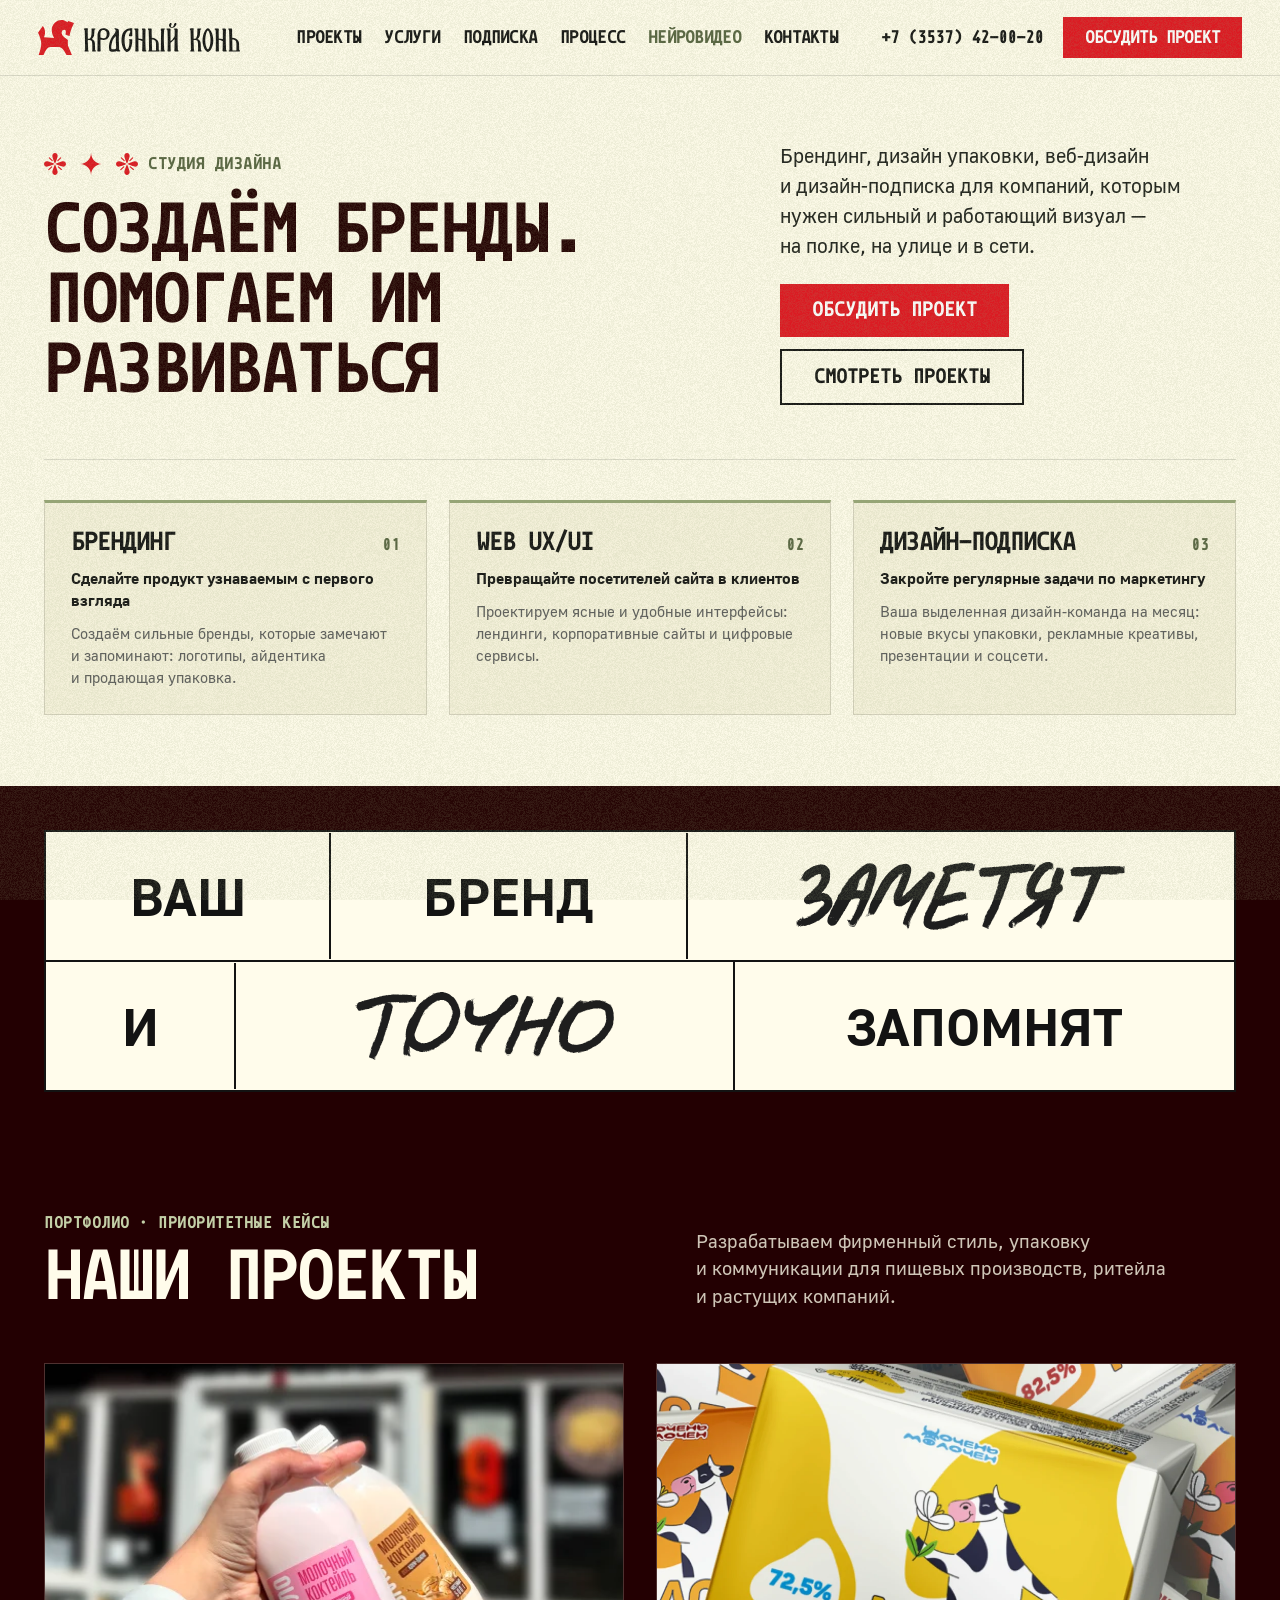
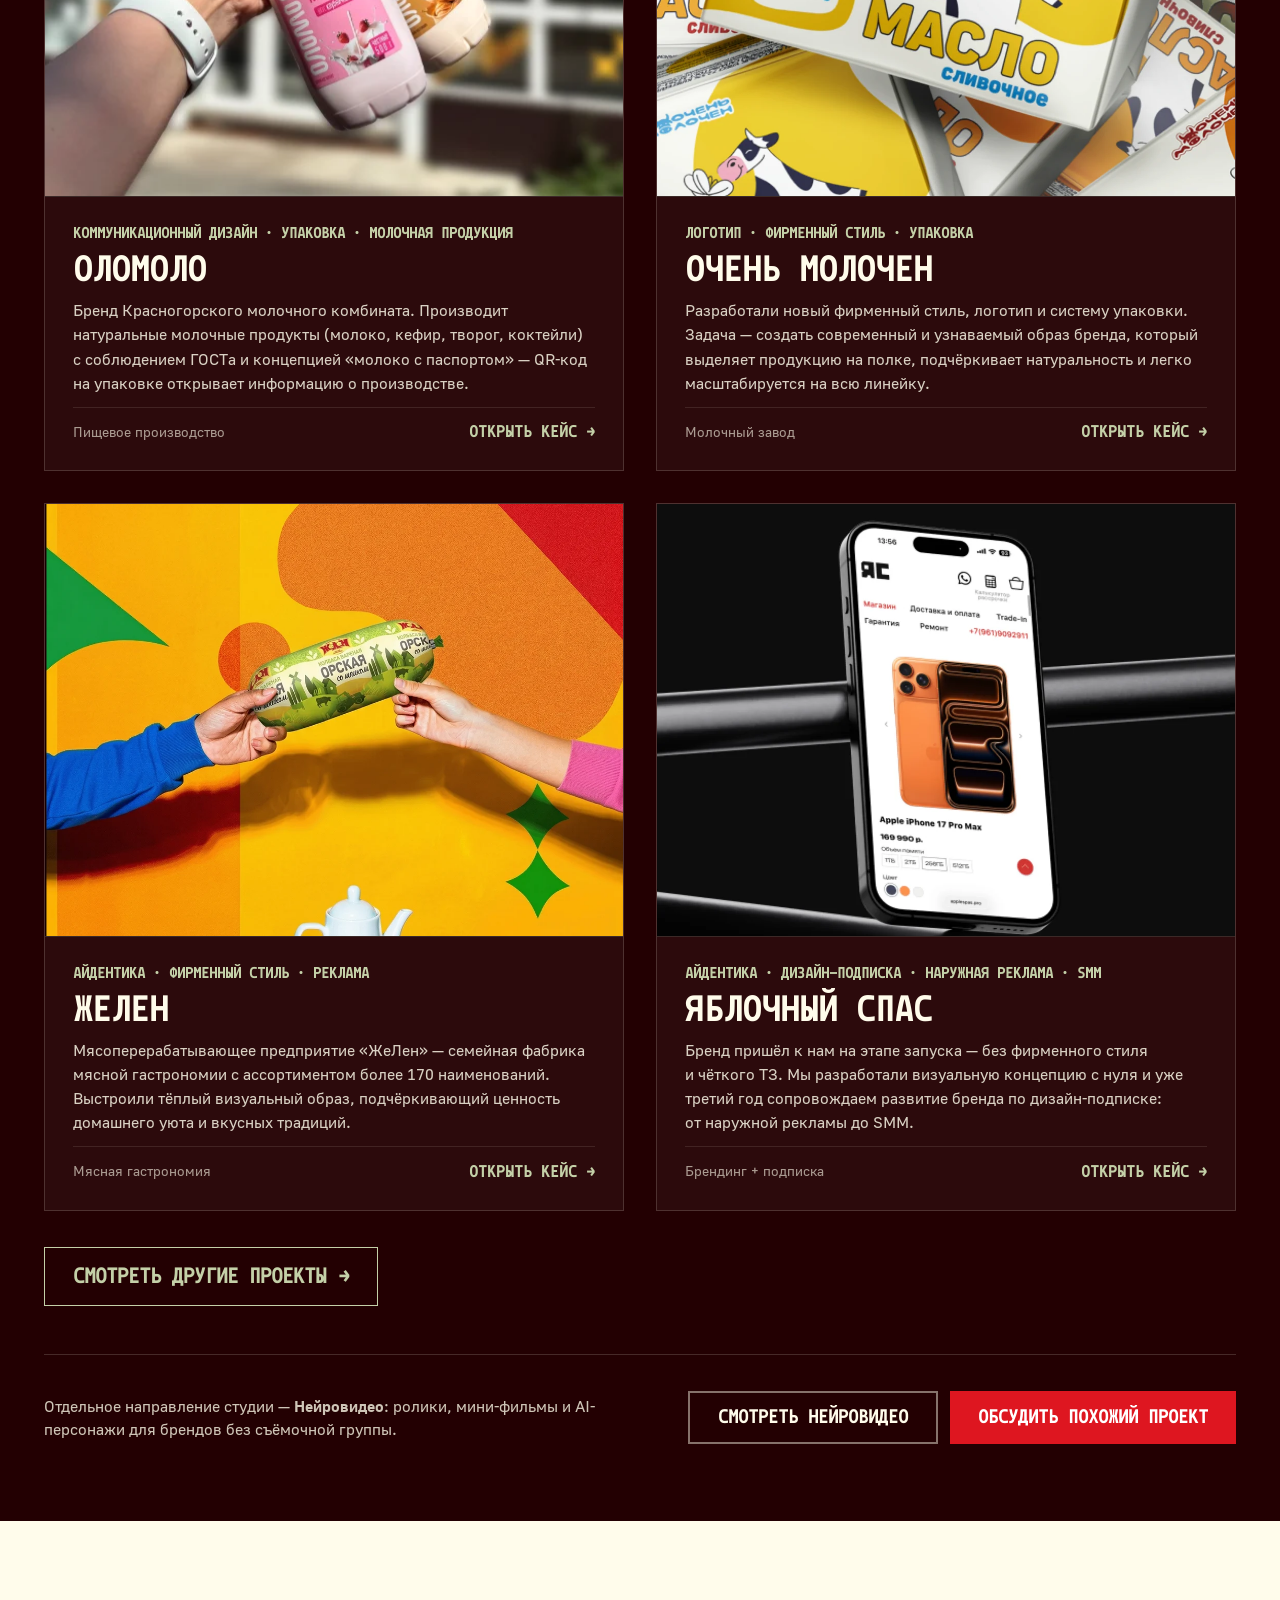
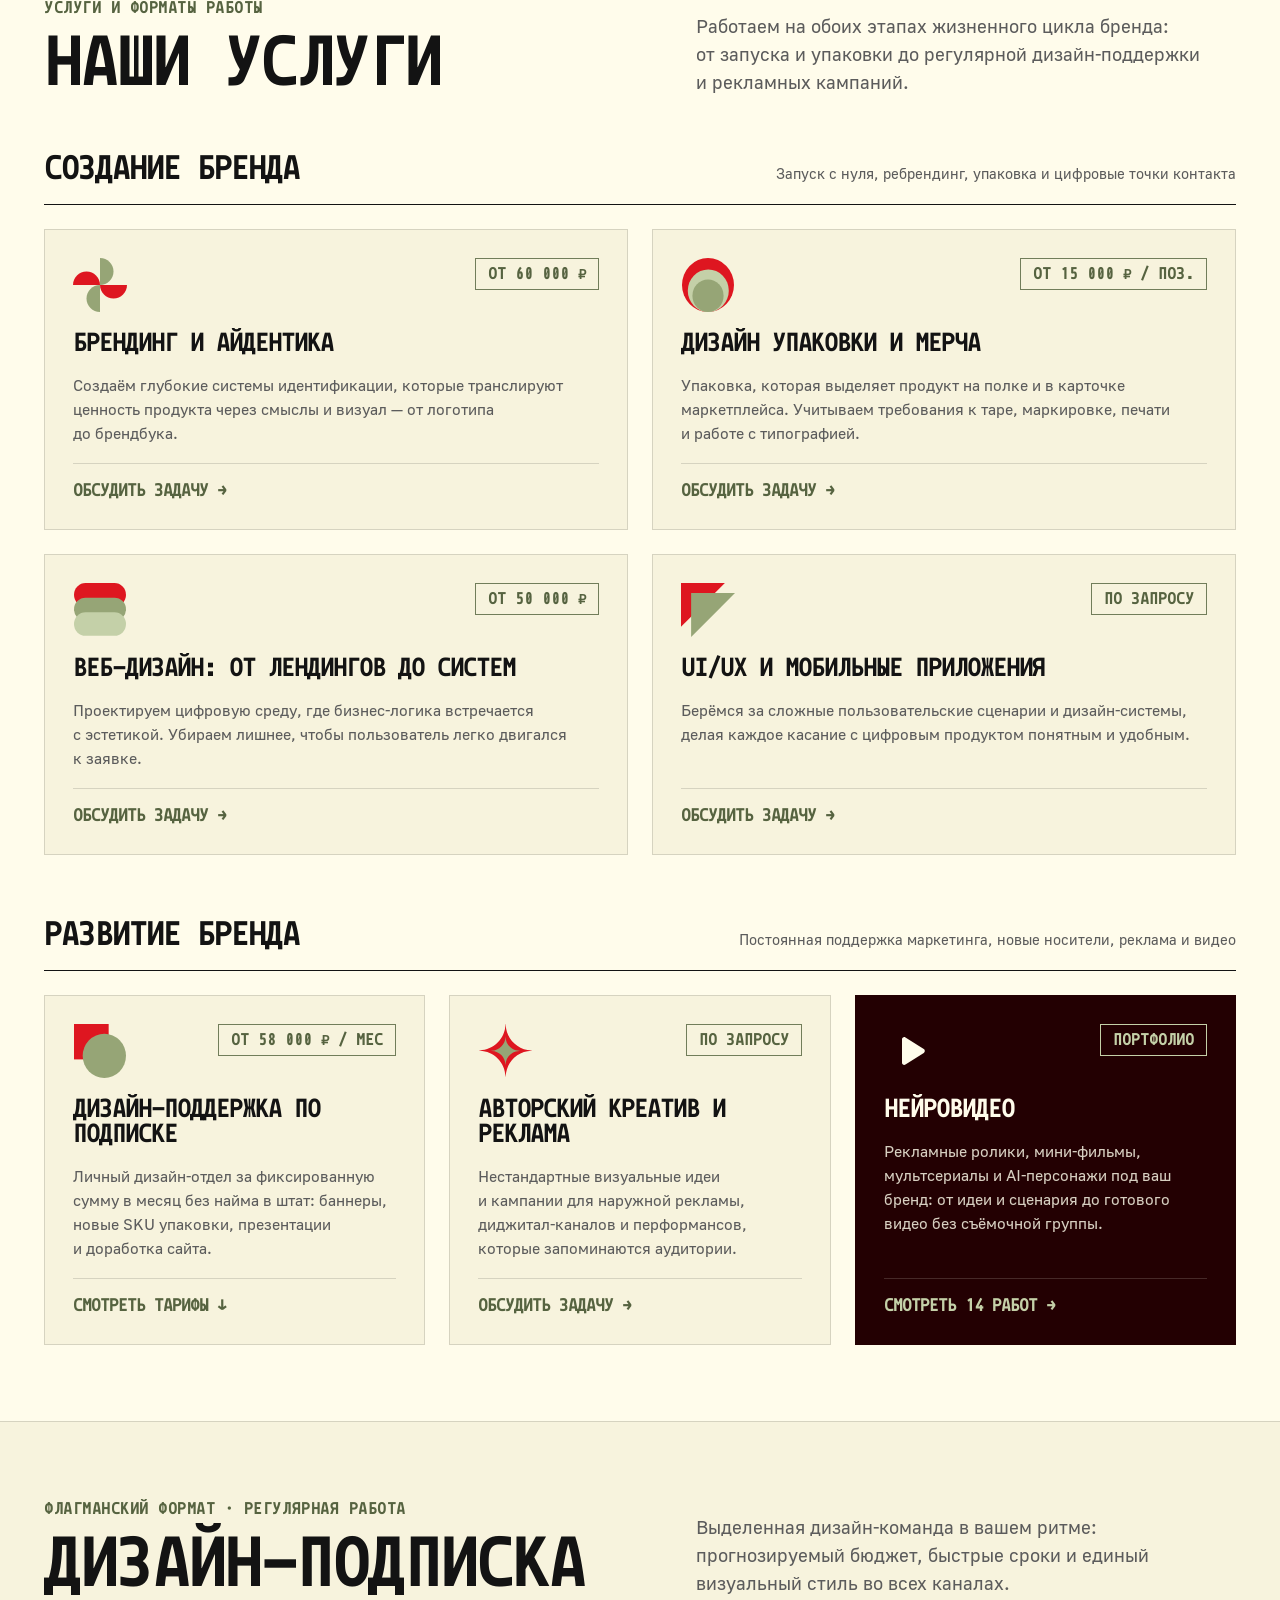
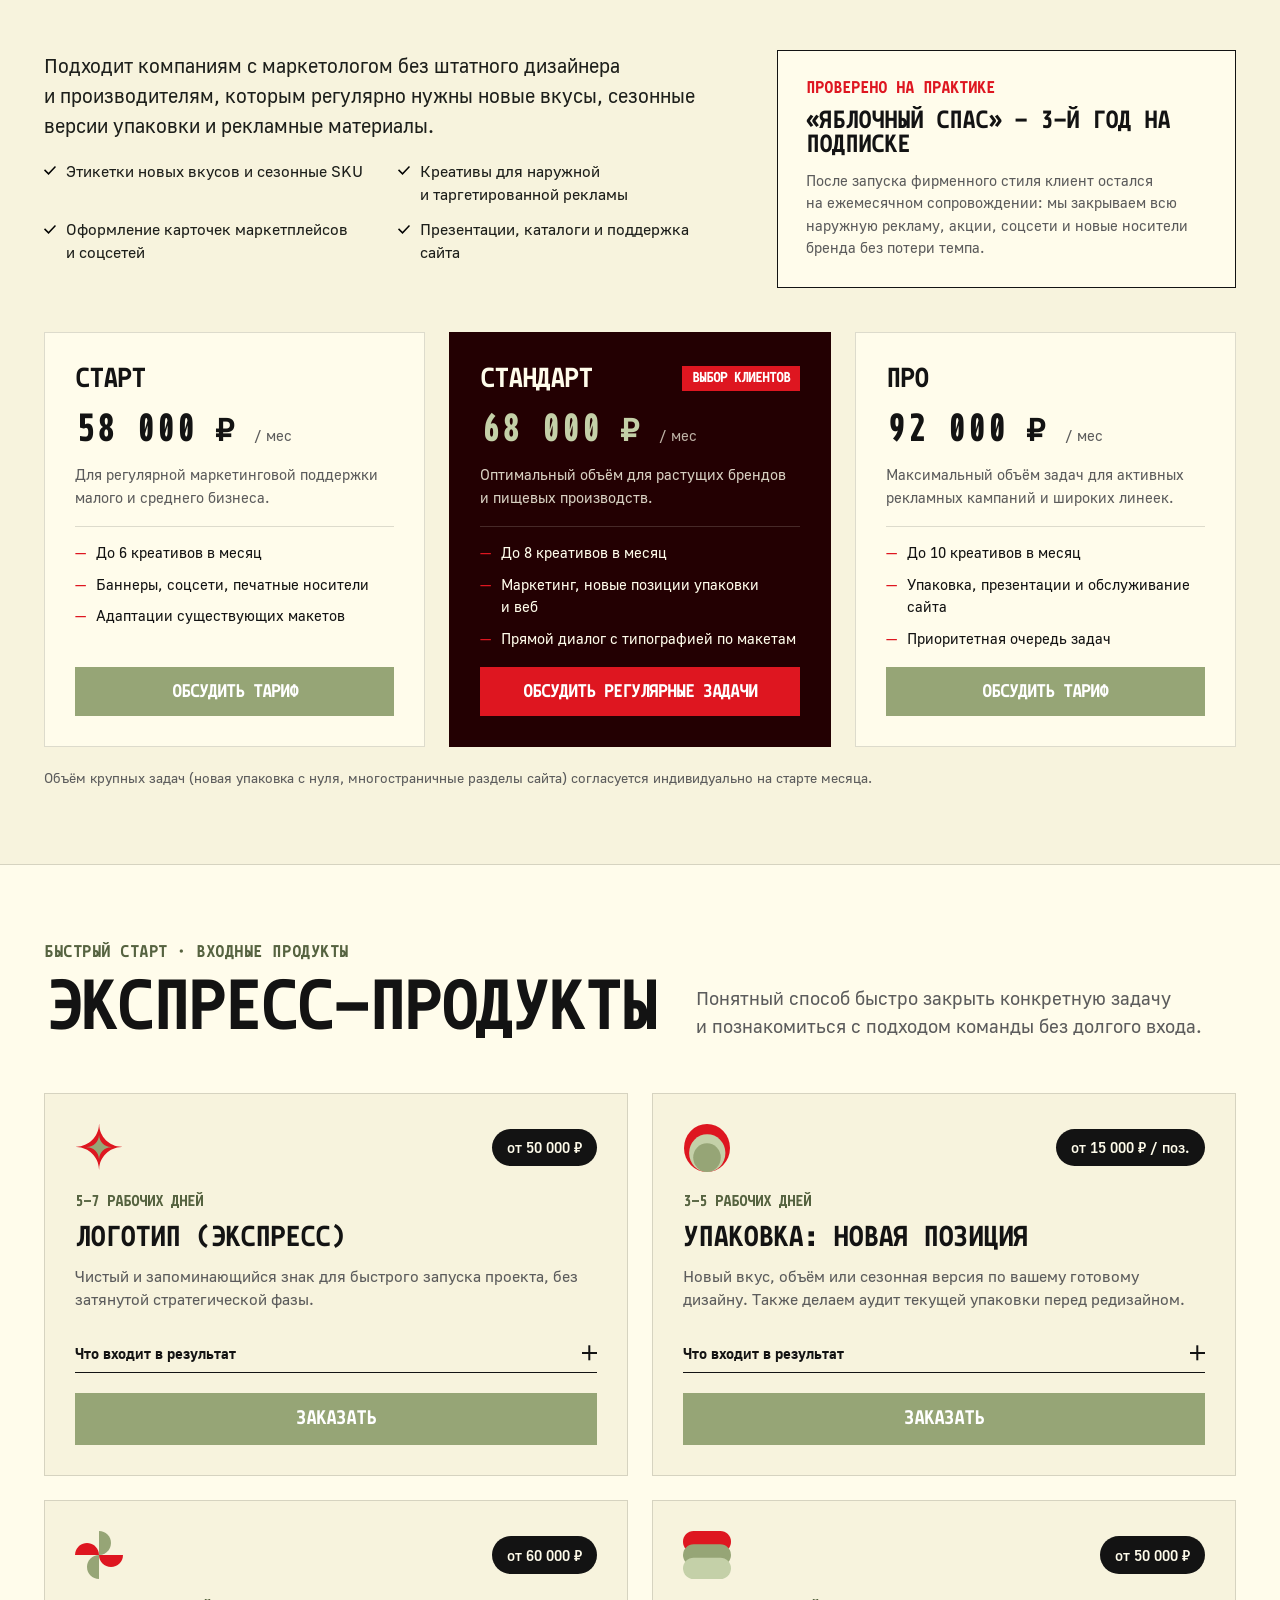
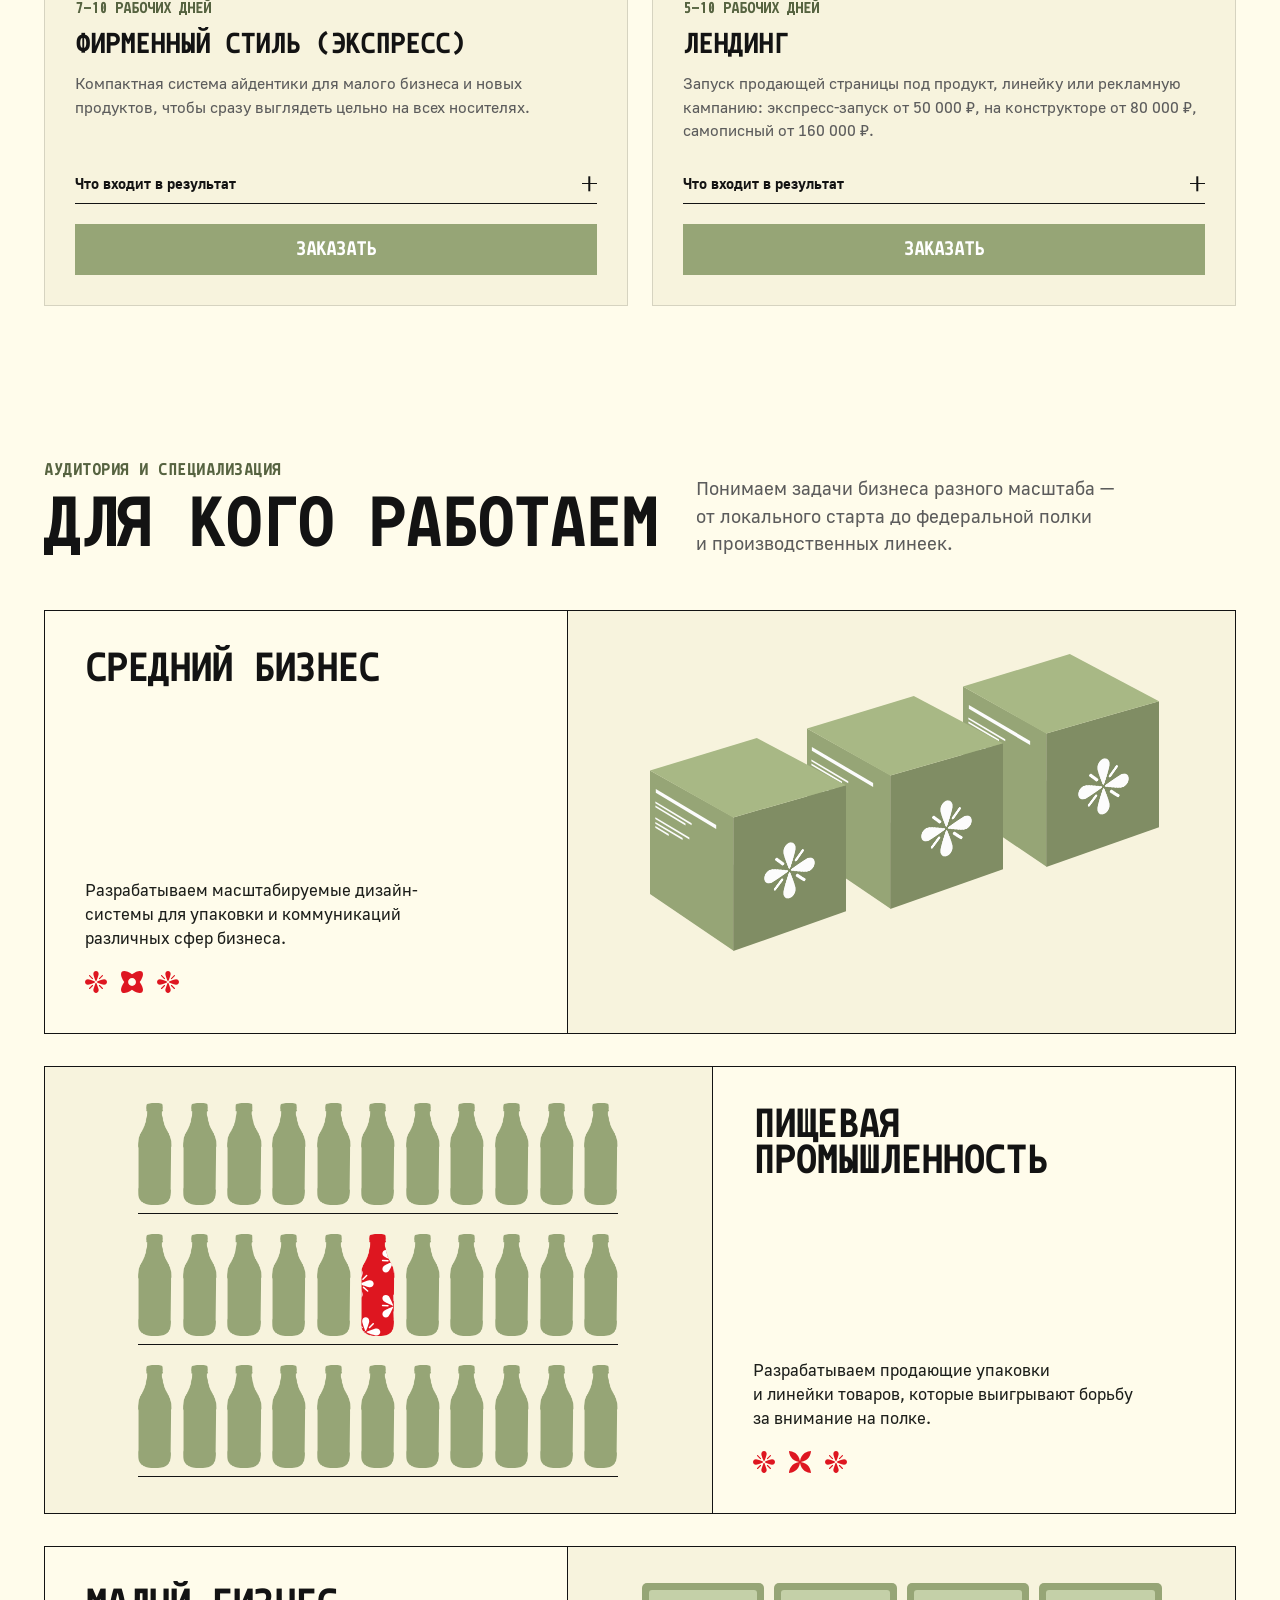
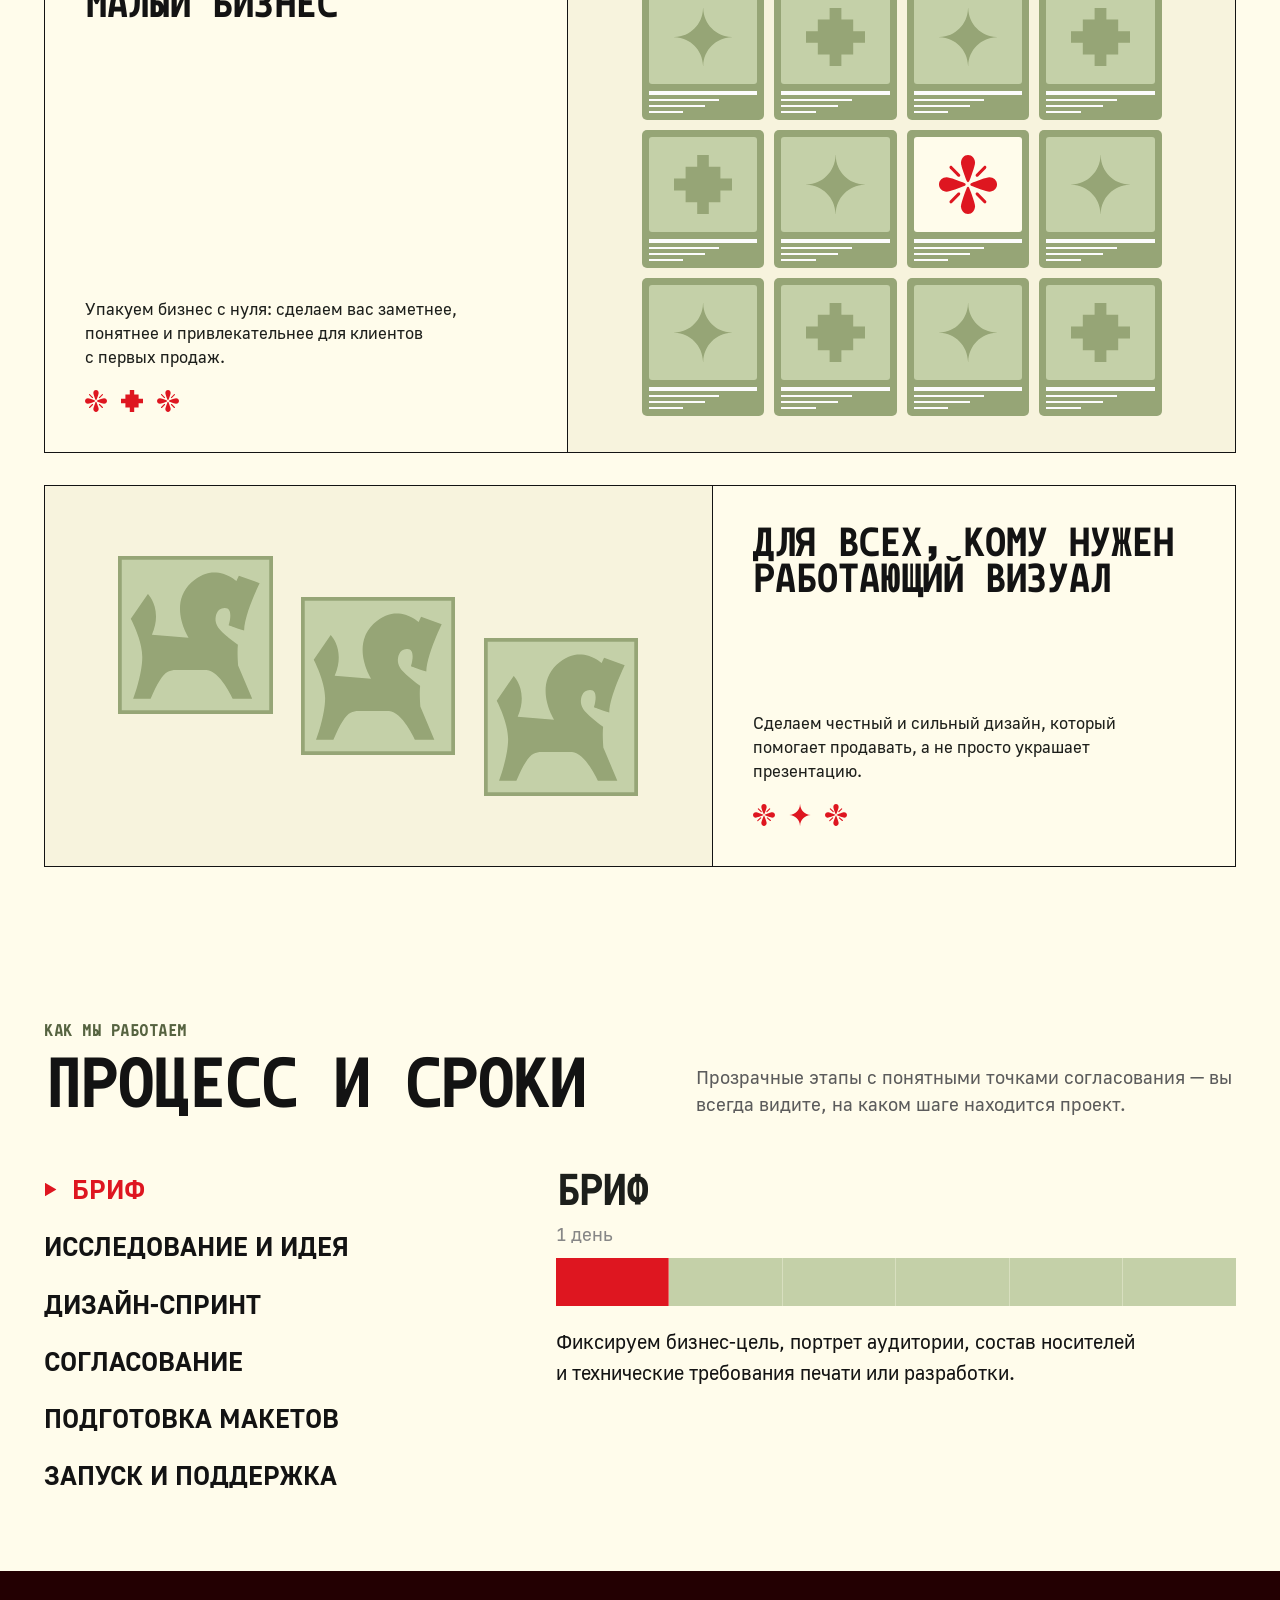
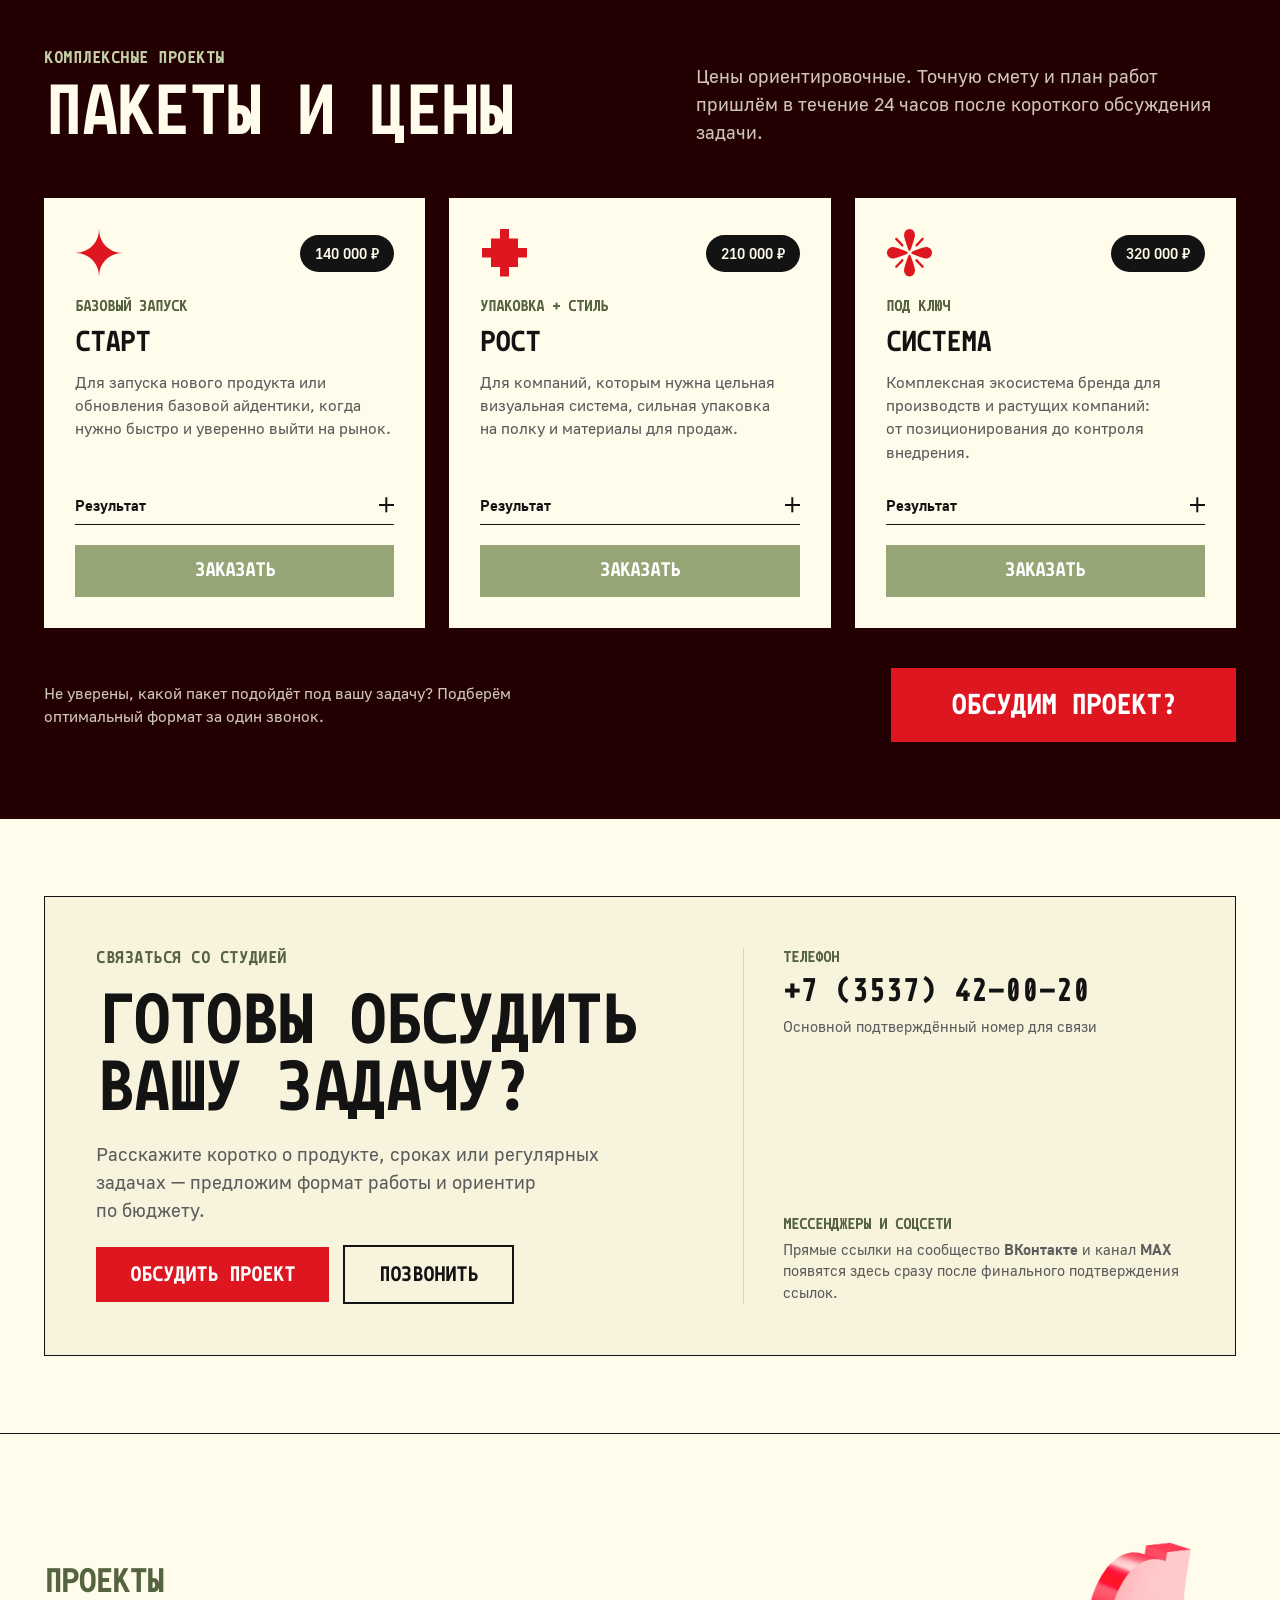
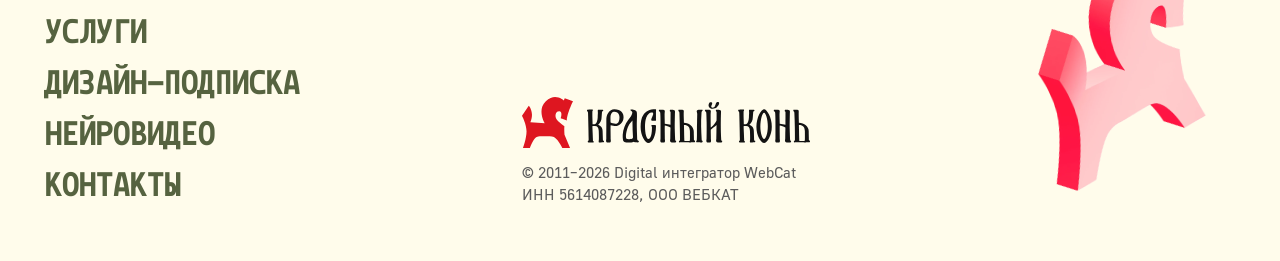
<file: index.html>
<!DOCTYPE html>
<html lang="ru" class="home-page">
<head>
  <meta charset="UTF-8">
  <meta name="viewport" content="width=device-width, initial-scale=1">
  <title>Красный конь — студия дизайна</title>
  <meta name="description" content="Красный конь — студия дизайна. Брендинг, дизайн упаковки, веб-дизайн, UI/UX и дизайн-подписка для бизнеса.">
  <link rel="preload" href="assets/fonts/Monoid-Bold.woff2" as="font" type="font/woff2" crossorigin>
  <link rel="preload" href="assets/fonts/Golos-UI_Regular.woff2" as="font" type="font/woff2" crossorigin>
  <link rel="stylesheet" href="css/style.css?v=3">
  <link rel="stylesheet" href="css/home.css?v=5">
</head>
<body class="home" data-page-id="home" data-ai-enabled="false">

  <a class="skip-link" href="#main-content">Перейти к основному содержанию</a>

  <!-- Фирменная фактура шума (статичная для производительности) -->
  <div class="noise" aria-hidden="true"></div>

  <!-- ============ HEADER (на всю ширину 12-колоночной оболочки) ============ -->
  <header class="header home-header" id="header" data-static data-section-id="header">
    <a class="logo" href="#hero" aria-label="Красный конь — на главную">
      <img class="logo__horse" src="assets/img/logo-horse.svg" alt="" width="52" height="51">
      <img class="logo__word" src="assets/img/logo-wordmark.svg" alt="Красный конь" width="223" height="41">
    </a>

    <nav class="home-header__links" aria-label="Основная навигация">
      <a class="home-header__link" href="projects/">Проекты</a>
      <a class="home-header__link" href="#services">Услуги</a>
      <a class="home-header__link" href="#subscription">Подписка</a>
      <a class="home-header__link" href="#process">Процесс</a>
      <a class="home-header__link home-header__link--accent" href="neurovideo/">Нейровидео</a>
      <a class="home-header__link" href="#contacts">Контакты</a>
    </nav>

    <div class="home-header__actions">
      <a class="home-header__phone" href="tel:+73537420020">+7 (3537) 42-00-20</a>
      <button class="btn btn--red home-header__cta" type="button" data-open-popup>Обсудить проект</button>
      <button class="burger" type="button" aria-label="Открыть меню" aria-expanded="false" aria-controls="menu" data-open-menu>
        <span></span><span></span><span></span>
      </button>
    </div>
  </header>

  <!-- ============ 12-КОЛОНОЧНАЯ ОБОЛОЧКА СТРАНИЦЫ ============ -->
  <div class="page-shell" data-page-shell>

    <!-- ОСНОВНОЙ КОНТЕНТ (12 колонок без ИИ; 9+3 на >=1360px и 8+4 на 1024-1359px при включённом ИИ) -->
    <main class="page-main" id="main-content" data-main-content>

      <!-- ============ 1. ПЕРВЫЙ ЭКРАН (статичный, без блокировки скролла) ============ -->
      <section class="h-section h-hero" id="hero" data-section-id="hero" data-section-title="Первый экран">
        <div class="h-wrap">
          <div class="h-hero__top">
            <div class="h-hero__headline">
              <div class="h-kicker">
                <span class="h-ornament" aria-hidden="true">
                  <img src="assets/img/orn-flower-lined.svg" alt="" width="22" height="22">
                  <img src="assets/img/orn-star.svg" alt="" width="22" height="22">
                  <img src="assets/img/orn-flower-lined.svg" alt="" width="22" height="22">
                </span>
                <span>Студия дизайна</span>
              </div>
              <h1 class="h-hero__h1">Создаём бренды.<br>Помогаем&nbsp;им развиваться</h1>
            </div>

            <div class="h-hero__side">
              <p class="h-hero__lead">
                Брендинг, дизайн упаковки, веб-дизайн и&nbsp;дизайн-подписка для компаний, которым нужен сильный и&nbsp;работающий визуал — на&nbsp;полке, на&nbsp;улице и&nbsp;в&nbsp;сети.
              </p>
              <div class="h-hero__actions">
                <button class="btn btn--red" type="button" data-open-popup>Обсудить проект</button>
                <a class="btn btn--outline" href="#projects">Смотреть проекты</a>
              </div>
            </div>
          </div>

          <div class="h-hero__pillars" aria-label="Ключевые направления">
            <article class="pillar-card" data-service-id="branding">
              <div class="pillar-card__head">
                <h2 class="pillar-card__title">Брендинг</h2>
                <span class="pillar-card__num" aria-hidden="true">01</span>
              </div>
              <p class="pillar-card__lead">Сделайте продукт узнаваемым с&nbsp;первого взгляда</p>
              <p class="pillar-card__desc">Создаём сильные бренды, которые замечают и&nbsp;запоминают: логотипы, айдентика и&nbsp;продающая упаковка.</p>
            </article>

            <article class="pillar-card" data-service-id="web-design">
              <div class="pillar-card__head">
                <h2 class="pillar-card__title">Web UX/UI</h2>
                <span class="pillar-card__num" aria-hidden="true">02</span>
              </div>
              <p class="pillar-card__lead">Превращайте посетителей сайта в&nbsp;клиентов</p>
              <p class="pillar-card__desc">Проектируем ясные и&nbsp;удобные интерфейсы: лендинги, корпоративные сайты и&nbsp;цифровые сервисы.</p>
            </article>

            <article class="pillar-card" data-service-id="design-subscription">
              <div class="pillar-card__head">
                <h2 class="pillar-card__title">Дизайн-подписка</h2>
                <span class="pillar-card__num" aria-hidden="true">03</span>
              </div>
              <p class="pillar-card__lead">Закройте регулярные задачи по&nbsp;маркетингу</p>
              <p class="pillar-card__desc">Ваша выделенная дизайн-команда на&nbsp;месяц: новые вкусы упаковки, рекламные креативы, презентации и&nbsp;соцсети.</p>
            </article>
          </div>
        </div>
      </section>

      <!-- ============ 2. СЛОГАН «КИРПИЧИКИ» ============ -->
      <section class="h-section h-slogan" id="slogan" data-section-id="slogan" data-section-title="Слоган студии">
        <div class="h-wrap">
          <div class="h-bricks" aria-label="Ваш бренд заметят и точно запомнят">
            <div class="h-bricks__row h-bricks__row--1">
              <div class="h-bricks__cell"><span class="h-bricks__word">ваш</span></div>
              <div class="h-bricks__cell"><span class="h-bricks__word">бренд</span></div>
              <div class="h-bricks__cell">
                <img class="h-bricks__hand" src="assets/img/word-zametyat.svg" alt="заметят" width="358" height="74" loading="lazy" decoding="async">
              </div>
            </div>
            <div class="h-bricks__row h-bricks__row--2">
              <div class="h-bricks__cell"><span class="h-bricks__word">и</span></div>
              <div class="h-bricks__cell">
                <img class="h-bricks__hand" src="assets/img/word-tochno.svg" alt="точно" width="295" height="77" loading="lazy" decoding="async">
              </div>
              <div class="h-bricks__cell"><span class="h-bricks__word">запомнят</span></div>
            </div>
          </div>
        </div>
      </section>

      <!-- ============ 3. НАШИ ПРОЕКТЫ (регулярная сетка 2×2, без 3D-куба и bento) ============ -->
      <section class="h-section h-section--dark h-projects" id="projects" data-section-id="projects" data-section-title="Наши проекты">
        <div class="h-wrap">
          <div class="h-head">
            <div class="h-head__left">
              <span class="h-kicker">Портфолио · Приоритетные кейсы</span>
              <h2 class="h-title">Наши проекты</h2>
            </div>
            <p class="h-subtitle">
              Разрабатываем фирменный стиль, упаковку и&nbsp;коммуникации для пищевых производств, ритейла и&nbsp;растущих компаний.
            </p>
          </div>

          <div class="h-projects__grid">
            <article class="project-card project-card--clickable" data-project-id="olomolo">
              <div class="project-card__media">
                <img src="assets/img/project-olomolo.webp" alt="Упаковка молочных коктейлей Оломоло" width="590" height="430" loading="lazy" decoding="async">
              </div>
              <div class="project-card__body">
                <p class="project-card__tags">Коммуникационный дизайн · Упаковка · Молочная продукция</p>
                <h3 class="project-card__title">Оломоло</h3>
                <p class="project-card__desc">
                  Бренд Красногорского молочного комбината. Производит натуральные молочные продукты (молоко, кефир, творог, коктейли) с&nbsp;соблюдением ГОСТа и&nbsp;концепцией «молоко с&nbsp;паспортом» — QR-код на&nbsp;упаковке открывает информацию о&nbsp;производстве.
                </p>
                <div class="project-card__meta">
                  <span>Пищевое производство</span>
                  <a class="project-card__link" href="projects/olomolo/">Открыть кейс →</a>
                </div>
              </div>
            </article>

            <article class="project-card project-card--clickable" data-project-id="ochen-molochen">
              <div class="project-card__media">
                <img src="assets/img/project-maslo.webp" alt="Упаковка и айдентика бренда Очень молочен" width="1128" height="1130" loading="lazy" decoding="async">
              </div>
              <div class="project-card__body">
                <p class="project-card__tags">Логотип · Фирменный стиль · Упаковка</p>
                <h3 class="project-card__title">Очень молочен</h3>
                <p class="project-card__desc">
                  Разработали новый фирменный стиль, логотип и&nbsp;систему упаковки. Задача — создать современный и&nbsp;узнаваемый образ бренда, который выделяет продукцию на&nbsp;полке, подчёркивает натуральность и&nbsp;легко масштабируется на&nbsp;всю линейку.
                </p>
                <div class="project-card__meta">
                  <span>Молочный завод</span>
                  <a class="project-card__link" href="projects/ochen-molochen/">Открыть кейс →</a>
                </div>
              </div>
            </article>

            <article class="project-card project-card--clickable" data-project-id="zhelen">
              <div class="project-card__media">
                <img src="assets/img/project-zhel.webp" alt="Айдентика и реклама мясной гастрономии Желен" width="1106" height="1130" loading="lazy" decoding="async">
              </div>
              <div class="project-card__body">
                <p class="project-card__tags">Айдентика · Фирменный стиль · Реклама</p>
                <h3 class="project-card__title">Желен</h3>
                <p class="project-card__desc">
                  Мясоперерабатывающее предприятие «ЖеЛен» — семейная фабрика мясной гастрономии с&nbsp;ассортиментом более 170&nbsp;наименований. Выстроили тёплый визуальный образ, подчёркивающий ценность домашнего уюта и&nbsp;вкусных традиций.
                </p>
                <div class="project-card__meta">
                  <span>Мясная гастрономия</span>
                  <a class="project-card__link" href="projects/zhelen/">Открыть кейс →</a>
                </div>
              </div>
            </article>

            <article class="project-card project-card--clickable" data-project-id="yablochny-spas">
              <div class="project-card__media">
                <img src="assets/img/project-spas.webp" alt="Фирменный стиль и коммуникации Яблочный спас" width="1130" height="1130" loading="lazy" decoding="async">
              </div>
              <div class="project-card__body">
                <p class="project-card__tags">Айдентика · Дизайн-подписка · Наружная реклама · SMM</p>
                <h3 class="project-card__title">Яблочный спас</h3>
                <p class="project-card__desc">
                  Бренд пришёл к&nbsp;нам на&nbsp;этапе запуска — без фирменного стиля и&nbsp;чёткого ТЗ. Мы разработали визуальную концепцию с&nbsp;нуля и&nbsp;уже третий год сопровождаем развитие бренда по&nbsp;дизайн-подписке: от&nbsp;наружной рекламы до&nbsp;SMM.
                </p>
                <div class="project-card__meta">
                  <span>Брендинг + подписка</span>
                  <a class="project-card__link" href="projects/yablochny-spas/">Открыть кейс →</a>
                </div>
              </div>
            </article>
          </div>

          <div class="h-projects__more">
            <a class="h-projects__all-link" href="projects/">
              <span>Смотреть другие проекты</span>
              <span class="h-projects__all-arrow" aria-hidden="true">→</span>
            </a>
          </div>

          <div class="h-projects__foot">
            <p class="h-projects__note">
              Отдельное направление студии — <strong>Нейровидео</strong>: ролики, мини-фильмы и&nbsp;AI-персонажи для брендов без съёмочной группы.
            </p>
            <div class="h-projects__actions">
              <a class="btn btn--outline-light" href="neurovideo/">Смотреть Нейровидео</a>
              <button class="btn btn--red" type="button" data-open-popup data-service="Обсуждение проекта">Обсудить похожий проект</button>
            </div>
          </div>
        </div>
      </section>

      <!-- ============ 4. УСЛУГИ И ФОРМАТ СОТРУДНИЧЕСТВА ============ -->
      <section class="h-section h-services" id="services" data-section-id="services" data-section-title="Наши услуги">
        <div class="h-wrap">
          <div class="h-head">
            <div class="h-head__left">
              <span class="h-kicker">Услуги и форматы работы</span>
              <h2 class="h-title">Наши услуги</h2>
            </div>
            <p class="h-subtitle">
              Работаем на&nbsp;обоих этапах жизненного цикла бренда: от&nbsp;запуска и&nbsp;упаковки до&nbsp;регулярной дизайн-поддержки и&nbsp;рекламных кампаний.
            </p>
          </div>

          <div class="h-service-groups">
            <!-- Группа 1: Создание бренда -->
            <div class="svc-group">
              <div class="svc-group__head">
                <h3 class="svc-group__title">Создание бренда</h3>
                <p class="svc-group__hint">Запуск с нуля, ребрендинг, упаковка и цифровые точки контакта</p>
              </div>

              <div class="svc-grid">
                <article class="svc-card" data-service-card data-service-id="branding">
                  <div class="svc-card__top">
                    <img class="svc-card__icon" src="assets/img/svc-branding.svg" alt="" width="54" height="54" loading="lazy">
                    <span class="svc-card__price">от 60 000 ₽</span>
                  </div>
                  <h4 class="svc-card__title" data-service-title>Брендинг и айдентика</h4>
                  <p class="svc-card__desc">
                    Создаём глубокие системы идентификации, которые транслируют ценность продукта через смыслы и&nbsp;визуал — от&nbsp;логотипа до&nbsp;брендбука.
                  </p>
                  <div class="svc-card__foot">
                    <button class="svc-card__cta" type="button" data-open-popup>Обсудить задачу →</button>
                  </div>
                </article>

                <article class="svc-card" data-service-card data-service-id="packaging">
                  <div class="svc-card__top">
                    <img class="svc-card__icon" src="assets/img/svc-packaging.svg" alt="" width="54" height="54" loading="lazy">
                    <span class="svc-card__price">от 15 000 ₽ / поз.</span>
                  </div>
                  <h4 class="svc-card__title" data-service-title>Дизайн упаковки и мерча</h4>
                  <p class="svc-card__desc">
                    Упаковка, которая выделяет продукт на&nbsp;полке и&nbsp;в&nbsp;карточке маркетплейса. Учитываем требования к&nbsp;таре, маркировке, печати и&nbsp;работе с&nbsp;типографией.
                  </p>
                  <div class="svc-card__foot">
                    <button class="svc-card__cta" type="button" data-open-popup>Обсудить задачу →</button>
                  </div>
                </article>

                <article class="svc-card" data-service-card data-service-id="web-design">
                  <div class="svc-card__top">
                    <img class="svc-card__icon" src="assets/img/svc-web.svg" alt="" width="54" height="54" loading="lazy">
                    <span class="svc-card__price">от 50 000 ₽</span>
                  </div>
                  <h4 class="svc-card__title" data-service-title>Веб-дизайн: от лендингов до систем</h4>
                  <p class="svc-card__desc">
                    Проектируем цифровую среду, где бизнес-логика встречается с&nbsp;эстетикой. Убираем лишнее, чтобы пользователь легко двигался к&nbsp;заявке.
                  </p>
                  <div class="svc-card__foot">
                    <button class="svc-card__cta" type="button" data-open-popup>Обсудить задачу →</button>
                  </div>
                </article>

                <article class="svc-card" data-service-card data-service-id="ui-ux">
                  <div class="svc-card__top">
                    <img class="svc-card__icon" src="assets/img/svc-uiux.svg" alt="" width="54" height="54" loading="lazy">
                    <span class="svc-card__price">По запросу</span>
                  </div>
                  <h4 class="svc-card__title" data-service-title>UI/UX и мобильные приложения</h4>
                  <p class="svc-card__desc">
                    Берёмся за&nbsp;сложные пользовательские сценарии и&nbsp;дизайн-системы, делая каждое касание с&nbsp;цифровым продуктом понятным и&nbsp;удобным.
                  </p>
                  <div class="svc-card__foot">
                    <button class="svc-card__cta" type="button" data-open-popup>Обсудить задачу →</button>
                  </div>
                </article>
              </div>
            </div>

            <!-- Группа 2: Развитие бренда -->
            <div class="svc-group">
              <div class="svc-group__head">
                <h3 class="svc-group__title">Развитие бренда</h3>
                <p class="svc-group__hint">Постоянная поддержка маркетинга, новые носители, реклама и видео</p>
              </div>

              <div class="svc-grid svc-grid--three">
                <article class="svc-card" data-service-card data-service-id="design-subscription-service">
                  <div class="svc-card__top">
                    <img class="svc-card__icon" src="assets/img/svc-support.svg" alt="" width="54" height="54" loading="lazy">
                    <span class="svc-card__price">от 58 000 ₽ / мес</span>
                  </div>
                  <h4 class="svc-card__title" data-service-title>Дизайн-поддержка по подписке</h4>
                  <p class="svc-card__desc">
                    Личный дизайн-отдел за&nbsp;фиксированную сумму в&nbsp;месяц без найма в&nbsp;штат: баннеры, новые SKU упаковки, презентации и&nbsp;доработка сайта.
                  </p>
                  <div class="svc-card__foot">
                    <a class="svc-card__cta" href="#subscription">Смотреть тарифы ↓</a>
                  </div>
                </article>

                <article class="svc-card" data-service-card data-service-id="creative">
                  <div class="svc-card__top">
                    <img class="svc-card__icon" src="assets/img/svc-creative.svg" alt="" width="54" height="54" loading="lazy">
                    <span class="svc-card__price">По запросу</span>
                  </div>
                  <h4 class="svc-card__title" data-service-title>Авторский креатив и реклама</h4>
                  <p class="svc-card__desc">
                    Нестандартные визуальные идеи и&nbsp;кампании для наружной рекламы, диджитал-каналов и&nbsp;перформансов, которые запоминаются аудитории.
                  </p>
                  <div class="svc-card__foot">
                    <button class="svc-card__cta" type="button" data-open-popup>Обсудить задачу →</button>
                  </div>
                </article>

                <article class="svc-card svc-card--featured" data-service-card data-service-id="neurovideo">
                  <div class="svc-card__top">
                    <img class="svc-card__icon" src="assets/img/play.svg" alt="" width="48" height="48" loading="lazy">
                    <span class="svc-card__price">Портфолио</span>
                  </div>
                  <h4 class="svc-card__title" data-service-title>Нейровидео</h4>
                  <p class="svc-card__desc">
                    Рекламные ролики, мини-фильмы, мультсериалы и&nbsp;AI-персонажи под ваш бренд: от&nbsp;идеи и&nbsp;сценария до&nbsp;готового видео без съёмочной группы.
                  </p>
                  <div class="svc-card__foot">
                    <a class="svc-card__cta" href="neurovideo/">Смотреть 14 работ →</a>
                  </div>
                </article>
              </div>
            </div>
          </div>
        </div>
      </section>

      <!-- ============ 5. ДИЗАЙН-ПОДПИСКА (флагманский блок) ============ -->
      <section class="h-section h-section--panel h-sub" id="subscription" data-section-id="subscription" data-section-title="Дизайн-подписка">
        <div class="h-wrap">
          <div class="h-head">
            <div class="h-head__left">
              <span class="h-kicker">Флагманский формат · Регулярная работа</span>
              <h2 class="h-title">Дизайн-подписка</h2>
            </div>
            <p class="h-subtitle">
              Выделенная дизайн-команда в&nbsp;вашем ритме: прогнозируемый бюджет, быстрые сроки и&nbsp;единый визуальный стиль во&nbsp;всех каналах.
            </p>
          </div>

          <div class="h-sub__intro">
            <div>
              <p class="h-hero__lead">
                Подходит компаниям с&nbsp;маркетологом без штатного дизайнера и&nbsp;производителям, которым регулярно нужны новые вкусы, сезонные версии упаковки и&nbsp;рекламные материалы.
              </p>
              <ul class="h-sub__bullets">
                <li>Этикетки новых вкусов и&nbsp;сезонные SKU</li>
                <li>Креативы для наружной и&nbsp;таргетированной рекламы</li>
                <li>Оформление карточек маркетплейсов и&nbsp;соцсетей</li>
                <li>Презентации, каталоги и&nbsp;поддержка сайта</li>
              </ul>
            </div>

            <aside class="h-sub__proof" aria-label="Пример долгосрочной работы">
              <span class="h-sub__proof-label">Проверено на практике</span>
              <h3 class="h-sub__proof-title">«Яблочный спас» — 3-й год на подписке</h3>
              <p class="h-sub__proof-text">
                После запуска фирменного стиля клиент остался на&nbsp;ежемесячном сопровождении: мы закрываем всю наружную рекламу, акции, соцсети и&nbsp;новые носители бренда без потери темпа.
              </p>
            </aside>
          </div>

          <div class="h-sub__grid">
            <article class="sub-card" data-offer-card>
              <div class="sub-card__top">
                <h3 class="sub-card__name" data-offer-title>Старт</h3>
              </div>
              <p class="sub-card__price">58 000 ₽ <span>/ мес</span></p>
              <p class="sub-card__desc">Для регулярной маркетинговой поддержки малого и&nbsp;среднего бизнеса.</p>
              <ul class="sub-card__list">
                <li>До 6 креативов в месяц</li>
                <li>Баннеры, соцсети, печатные носители</li>
                <li>Адаптации существующих макетов</li>
              </ul>
              <button class="btn sub-card__btn" type="button" data-open-popup data-service="Дизайн-подписка: Старт (58 000 ₽/мес)">Обсудить тариф</button>
            </article>

            <article class="sub-card sub-card--popular" data-offer-card>
              <div class="sub-card__top">
                <h3 class="sub-card__name" data-offer-title>Стандарт</h3>
                <span class="sub-card__badge">Выбор клиентов</span>
              </div>
              <p class="sub-card__price">68 000 ₽ <span>/ мес</span></p>
              <p class="sub-card__desc">Оптимальный объём для растущих брендов и&nbsp;пищевых производств.</p>
              <ul class="sub-card__list">
                <li>До 8 креативов в месяц</li>
                <li>Маркетинг, новые позиции упаковки и&nbsp;веб</li>
                <li>Прямой диалог с&nbsp;типографией по&nbsp;макетам</li>
              </ul>
              <button class="btn btn--red sub-card__btn" type="button" data-open-popup data-service="Дизайн-подписка: Стандарт (68 000 ₽/мес)">Обсудить регулярные задачи</button>
            </article>

            <article class="sub-card" data-offer-card>
              <div class="sub-card__top">
                <h3 class="sub-card__name" data-offer-title>Про</h3>
              </div>
              <p class="sub-card__price">92 000 ₽ <span>/ мес</span></p>
              <p class="sub-card__desc">Максимальный объём задач для активных рекламных кампаний и&nbsp;широких линеек.</p>
              <ul class="sub-card__list">
                <li>До 10 креативов в месяц</li>
                <li>Упаковка, презентации и&nbsp;обслуживание сайта</li>
                <li>Приоритетная очередь задач</li>
              </ul>
              <button class="btn sub-card__btn" type="button" data-open-popup data-service="Дизайн-подписка: Про (92 000 ₽/мес)">Обсудить тариф</button>
            </article>
          </div>

          <p class="h-sub__disclaimer">
            Объём крупных задач (новая упаковка с&nbsp;нуля, многостраничные разделы сайта) согласуется индивидуально на&nbsp;старте месяца.
          </p>
        </div>
      </section>

      <!-- ============ 6. ЭКСПРЕСС-ПРОДУКТЫ (актуальные входные цены из плана) ============ -->
      <section class="h-section h-express" id="express" data-section-id="express" data-section-title="Экспресс-продукты">
        <div class="h-wrap">
          <div class="h-head">
            <div class="h-head__left">
              <span class="h-kicker">Быстрый старт · Входные продукты</span>
              <h2 class="h-title">Экспресс-продукты</h2>
            </div>
            <p class="h-subtitle">
              Понятный способ быстро закрыть конкретную задачу и&nbsp;познакомиться с&nbsp;подходом команды без долгого входа.
            </p>
          </div>

          <div class="offer-grid">
            <article class="offer" data-offer-card>
              <div class="offer__top">
                <img class="offer__icon" src="assets/img/icon-express-logo.svg" alt="" width="54" height="57" loading="lazy">
                <span class="offer__price">от 50 000 ₽</span>
              </div>
              <div class="offer__body">
                <span class="offer__meta">5–7 рабочих дней</span>
                <h3 class="offer__title" data-offer-title>Логотип (экспресс)</h3>
                <p class="offer__desc">
                  Чистый и&nbsp;запоминающийся знак для быстрого запуска проекта, без затянутой стратегической фазы.
                </p>
                <div class="result" data-result>
                  <button class="result__head" type="button" aria-expanded="false">Что входит в результат<span class="result__icon" aria-hidden="true"></span></button>
                  <ul class="result__list">
                    <li>2 проработанные концепции логотипа</li>
                    <li>2 круга правок по выбранному варианту</li>
                    <li>Векторные исходники и правила использования</li>
                  </ul>
                </div>
              </div>
              <button class="btn offer__btn" type="button" data-open-popup>Заказать</button>
            </article>

            <article class="offer" data-offer-card>
              <div class="offer__top">
                <img class="offer__icon" src="assets/img/svc-packaging.svg" alt="" width="54" height="54" loading="lazy">
                <span class="offer__price">от 15 000 ₽ / поз.</span>
              </div>
              <div class="offer__body">
                <span class="offer__meta">3–5 рабочих дней</span>
                <h3 class="offer__title" data-offer-title>Упаковка: новая позиция</h3>
                <p class="offer__desc">
                  Новый вкус, объём или сезонная версия по&nbsp;вашему готовому дизайну. Также делаем аудит текущей упаковки перед редизайном.
                </p>
                <div class="result" data-result>
                  <button class="result__head" type="button" aria-expanded="false">Что входит в результат<span class="result__icon" aria-hidden="true"></span></button>
                  <ul class="result__list">
                    <li>Адаптация макета под новую SKU или тару</li>
                    <li>Проверка композиции, маркировки и шрифтов</li>
                    <li>Файлы, полностью готовые к сдаче в типографию</li>
                  </ul>
                </div>
              </div>
              <button class="btn offer__btn" type="button" data-open-popup>Заказать</button>
            </article>

            <article class="offer" data-offer-card>
              <div class="offer__top">
                <img class="offer__icon" src="assets/img/icon-express-rebrand.svg" alt="" width="54" height="54" loading="lazy">
                <span class="offer__price">от 60 000 ₽</span>
              </div>
              <div class="offer__body">
                <span class="offer__meta">7–10 рабочих дней</span>
                <h3 class="offer__title" data-offer-title>Фирменный стиль (экспресс)</h3>
                <p class="offer__desc">
                  Компактная система айдентики для малого бизнеса и&nbsp;новых продуктов, чтобы сразу выглядеть цельно на&nbsp;всех носителях.
                </p>
                <div class="result" data-result>
                  <button class="result__head" type="button" aria-expanded="false">Что входит в результат<span class="result__icon" aria-hidden="true"></span></button>
                  <ul class="result__list">
                    <li>Цветовая палитра, шрифты и фирменные элементы</li>
                    <li>Оформление 3–4 базовых носителей бренда</li>
                    <li>Компактный бренд-гайд на 10–12 страниц</li>
                  </ul>
                </div>
              </div>
              <button class="btn offer__btn" type="button" data-open-popup>Заказать</button>
            </article>

            <article class="offer" data-offer-card>
              <div class="offer__top">
                <img class="offer__icon" src="assets/img/icon-express-landing.svg" alt="" width="33" height="33" loading="lazy">
                <span class="offer__price">от 50 000 ₽</span>
              </div>
              <div class="offer__body">
                <span class="offer__meta">5–10 рабочих дней</span>
                <h3 class="offer__title" data-offer-title>Лендинг</h3>
                <p class="offer__desc">
                  Запуск продающей страницы под продукт, линейку или рекламную кампанию: экспресс-запуск от&nbsp;50&nbsp;000&nbsp;₽, на&nbsp;конструкторе от&nbsp;80&nbsp;000&nbsp;₽, самописный от&nbsp;160&nbsp;000&nbsp;₽.
                </p>
                <div class="result" data-result>
                  <button class="result__head" type="button" aria-expanded="false">Что входит в результат<span class="result__icon" aria-hidden="true"></span></button>
                  <ul class="result__list">
                    <li>Структура экранов и акценты на конверсии</li>
                    <li>Адаптивная версия под телефон и планшет</li>
                    <li>Готовая к публикации страница с формами</li>
                  </ul>
                </div>
              </div>
              <button class="btn offer__btn" type="button" data-open-popup>Заказать</button>
            </article>
          </div>
        </div>
      </section>

      <!-- ============ 7. ДЛЯ КОГО РАБОТАЕМ (сохранены все 4 интерактивные сцены) ============ -->
      <section class="h-section h-who" id="who" data-section-id="who" data-section-title="Для кого работаем">
        <div class="h-wrap">
          <div class="h-head">
            <div class="h-head__left">
              <span class="h-kicker">Аудитория и специализация</span>
              <h2 class="h-title">Для кого работаем</h2>
            </div>
            <p class="h-subtitle">
              Понимаем задачи бизнеса разного масштаба — от&nbsp;локального старта до&nbsp;федеральной полки и&nbsp;производственных линеек.
            </p>
          </div>

          <div class="who-list">
            <!-- 1. Средний бизнес -->
            <article class="who-item">
              <div class="who-item__text">
                <h3 class="who-item__title">Средний бизнес</h3>
                <div class="who-item__bottom">
                  <p class="who-item__p">Разрабатываем масштабируемые дизайн-системы для упаковки и&nbsp;коммуникаций различных сфер бизнеса.</p>
                  <div class="h-ornament" aria-hidden="true">
                    <img src="assets/img/orn-flower.svg" alt="" width="24" height="24" loading="lazy">
                    <img src="assets/img/orn-subtract.svg" alt="" width="24" height="24" loading="lazy">
                    <img src="assets/img/orn-flower.svg" alt="" width="24" height="24" loading="lazy">
                  </div>
                </div>
              </div>
              <div class="who-item__panel" aria-hidden="true">
                <div class="who-boxes">
                  <div class="who-box who-box--3"><img class="who-box__shadow" src="assets/img/box-shadow.svg" alt="" loading="lazy"><div class="who-box__lift"><img class="who-box__body" src="assets/img/box.svg" alt="" loading="lazy"><img class="who-box__lines" src="assets/img/box-lines-a.svg" alt="" loading="lazy"><span class="who-box__flower"><img src="assets/img/box-flower.png" alt="" loading="lazy"></span></div></div>
                  <div class="who-box who-box--2"><img class="who-box__shadow" src="assets/img/box-shadow.svg" alt="" loading="lazy"><div class="who-box__lift"><img class="who-box__body" src="assets/img/box.svg" alt="" loading="lazy"><img class="who-box__lines" src="assets/img/box-lines-a.svg" alt="" loading="lazy"><span class="who-box__flower"><img src="assets/img/box-flower.png" alt="" loading="lazy"></span></div></div>
                  <div class="who-box who-box--1"><img class="who-box__shadow" src="assets/img/box-shadow.svg" alt="" loading="lazy"><div class="who-box__lift"><img class="who-box__body" src="assets/img/box.svg" alt="" loading="lazy"><img class="who-box__lines" src="assets/img/box-lines-a.svg" alt="" loading="lazy"><span class="who-box__flower"><img src="assets/img/box-flower.png" alt="" loading="lazy"></span></div></div>
                </div>
              </div>
            </article>

            <!-- 2. Пищевая промышленность -->
            <article class="who-item who-item--flip">
              <div class="who-item__text">
                <h3 class="who-item__title">Пищевая промышленность</h3>
                <div class="who-item__bottom">
                  <p class="who-item__p">Разрабатываем продающие упаковки и&nbsp;линейки товаров, которые выигрывают борьбу за&nbsp;внимание на&nbsp;полке.</p>
                  <div class="h-ornament" aria-hidden="true">
                    <img src="assets/img/orn-flower.svg" alt="" width="24" height="24" loading="lazy">
                    <img src="assets/img/orn-x.svg" alt="" width="24" height="24" loading="lazy">
                    <img src="assets/img/orn-flower.svg" alt="" width="24" height="24" loading="lazy">
                  </div>
                </div>
              </div>
              <div class="who-item__panel">
                <div class="shelf" data-shelf aria-label="Интерактивная полка с бутылками: нажмите на любую бутылку"></div>
              </div>
            </article>

            <!-- 3. Малый бизнес -->
            <article class="who-item">
              <div class="who-item__text">
                <h3 class="who-item__title">Малый бизнес</h3>
                <div class="who-item__bottom">
                  <p class="who-item__p">Упакуем бизнес с&nbsp;нуля: сделаем вас заметнее, понятнее и&nbsp;привлекательнее для клиентов с&nbsp;первых продаж.</p>
                  <div class="h-ornament" aria-hidden="true">
                    <img src="assets/img/orn-flower.svg" alt="" width="24" height="24" loading="lazy">
                    <img src="assets/img/orn-cross.svg" alt="" width="24" height="24" loading="lazy">
                    <img src="assets/img/orn-flower.svg" alt="" width="24" height="24" loading="lazy">
                  </div>
                </div>
              </div>
              <div class="who-item__panel" aria-hidden="true">
                <div class="ec-grid">
                  <div class="ec"><div class="ec__img"><img src="assets/img/ec-star.svg" alt="" loading="lazy"></div><div class="ec__lines"><i></i><i></i><i></i><i></i></div></div>
                  <div class="ec"><div class="ec__img"><img src="assets/img/ec-cross.svg" alt="" loading="lazy"></div><div class="ec__lines"><i></i><i></i><i></i><i></i></div></div>
                  <div class="ec"><div class="ec__img"><img src="assets/img/ec-star.svg" alt="" loading="lazy"></div><div class="ec__lines"><i></i><i></i><i></i><i></i></div></div>
                  <div class="ec"><div class="ec__img"><img src="assets/img/ec-cross.svg" alt="" loading="lazy"></div><div class="ec__lines"><i></i><i></i><i></i><i></i></div></div>
                  <div class="ec"><div class="ec__img"><img src="assets/img/ec-cross.svg" alt="" loading="lazy"></div><div class="ec__lines"><i></i><i></i><i></i><i></i></div></div>
                  <div class="ec"><div class="ec__img"><img src="assets/img/ec-star.svg" alt="" loading="lazy"></div><div class="ec__lines"><i></i><i></i><i></i><i></i></div></div>
                  <div class="ec ec--accent"><div class="ec__img"><img src="assets/img/ec-flower.svg" alt="" loading="lazy"></div><div class="ec__lines"><i></i><i></i><i></i><i></i></div></div>
                  <div class="ec"><div class="ec__img"><img src="assets/img/ec-star.svg" alt="" loading="lazy"></div><div class="ec__lines"><i></i><i></i><i></i><i></i></div></div>
                  <div class="ec"><div class="ec__img"><img src="assets/img/ec-star.svg" alt="" loading="lazy"></div><div class="ec__lines"><i></i><i></i><i></i><i></i></div></div>
                  <div class="ec"><div class="ec__img"><img src="assets/img/ec-cross.svg" alt="" loading="lazy"></div><div class="ec__lines"><i></i><i></i><i></i><i></i></div></div>
                  <div class="ec"><div class="ec__img"><img src="assets/img/ec-star.svg" alt="" loading="lazy"></div><div class="ec__lines"><i></i><i></i><i></i><i></i></div></div>
                  <div class="ec"><div class="ec__img"><img src="assets/img/ec-cross.svg" alt="" loading="lazy"></div><div class="ec__lines"><i></i><i></i><i></i><i></i></div></div>
                </div>
              </div>
            </article>

            <!-- 4. Для всех -->
            <article class="who-item who-item--flip">
              <div class="who-item__text">
                <h3 class="who-item__title">Для всех, кому нужен работающий визуал</h3>
                <div class="who-item__bottom">
                  <p class="who-item__p">Сделаем честный и&nbsp;сильный дизайн, который помогает продавать, а&nbsp;не&nbsp;просто украшает презентацию.</p>
                  <div class="h-ornament" aria-hidden="true">
                    <img src="assets/img/orn-flower-lined.svg" alt="" width="24" height="24" loading="lazy">
                    <img src="assets/img/orn-star.svg" alt="" width="24" height="24" loading="lazy">
                    <img src="assets/img/orn-flower-lined.svg" alt="" width="24" height="24" loading="lazy">
                  </div>
                </div>
              </div>
              <div class="who-item__panel" aria-hidden="true">
                <div class="who-horses">
                  <div class="htile"><img src="assets/img/horse-tile.svg" alt="" loading="lazy"><img class="htile__hover" src="assets/img/horse-tile-hover.svg" alt="" loading="lazy"></div>
                  <div class="htile"><img src="assets/img/horse-tile.svg" alt="" loading="lazy"><img class="htile__hover" src="assets/img/horse-tile-hover.svg" alt="" loading="lazy"></div>
                  <div class="htile"><img src="assets/img/horse-tile.svg" alt="" loading="lazy"><img class="htile__hover" src="assets/img/horse-tile-hover.svg" alt="" loading="lazy"></div>
                </div>
              </div>
            </article>
          </div>
        </div>
      </section>

      <!-- ============ 8. ПРОЦЕСС И СРОКИ (читаемая статичная последовательность) ============ -->
      <section class="h-section h-process" id="process" data-section-id="process" data-section-title="Процесс и сроки">
        <div class="h-wrap">
          <div class="h-head">
            <div class="h-head__left">
              <span class="h-kicker">Как мы работаем</span>
              <h2 class="h-title">Процесс и сроки</h2>
            </div>
            <p class="h-subtitle">
              Прозрачные этапы с&nbsp;понятными точками согласования — вы всегда видите, на&nbsp;каком шаге находится проект.
            </p>
          </div>

          <div class="process-stage" data-process>
            <ul class="process-stage__list" role="tablist" aria-label="Этапы работы">
              <li>
                <button class="process-stage__tab is-active" type="button" role="tab" id="proc-tab-0" aria-selected="true" aria-controls="proc-panel-0" data-process-tab="0">Бриф</button>
              </li>
              <li>
                <button class="process-stage__tab" type="button" role="tab" id="proc-tab-1" aria-selected="false" aria-controls="proc-panel-1" data-process-tab="1">Исследование и идея</button>
              </li>
              <li>
                <button class="process-stage__tab" type="button" role="tab" id="proc-tab-2" aria-selected="false" aria-controls="proc-panel-2" data-process-tab="2">Дизайн-спринт</button>
              </li>
              <li>
                <button class="process-stage__tab" type="button" role="tab" id="proc-tab-3" aria-selected="false" aria-controls="proc-panel-3" data-process-tab="3">Согласование</button>
              </li>
              <li>
                <button class="process-stage__tab" type="button" role="tab" id="proc-tab-4" aria-selected="false" aria-controls="proc-panel-4" data-process-tab="4">Подготовка макетов</button>
              </li>
              <li>
                <button class="process-stage__tab" type="button" role="tab" id="proc-tab-5" aria-selected="false" aria-controls="proc-panel-5" data-process-tab="5">Запуск и поддержка</button>
              </li>
            </ul>

            <div class="process-stage__view">
              <div class="process-stage__bar" aria-hidden="true" data-process-bar>
                <span class="process-stage__fill" data-process-fill></span>
                <i></i><i></i><i></i><i></i><i></i><i></i>
              </div>

              <div class="process-stage__panels">
                <article class="process-stage__panel is-active" role="tabpanel" id="proc-panel-0" aria-labelledby="proc-tab-0" data-process-panel="0">
                  <h3 class="process-stage__name">Бриф</h3>
                  <p class="process-stage__time">1 день</p>
                  <p class="process-stage__desc">Фиксируем бизнес-цель, портрет аудитории, состав носителей и&nbsp;технические требования печати или разработки.</p>
                </article>

                <article class="process-stage__panel" role="tabpanel" id="proc-panel-1" aria-labelledby="proc-tab-1" data-process-panel="1" hidden>
                  <h3 class="process-stage__name">Исследование и идея</h3>
                  <p class="process-stage__time">3–5 дней</p>
                  <p class="process-stage__desc">Изучаем полку, конкурентов и&nbsp;каналы продаж, формируем визуальную гипотезу и&nbsp;направления концепций.</p>
                </article>

                <article class="process-stage__panel" role="tabpanel" id="proc-panel-2" aria-labelledby="proc-tab-2" data-process-panel="2" hidden>
                  <h3 class="process-stage__name">Дизайн-спринт</h3>
                  <p class="process-stage__time">5–10 дней</p>
                  <p class="process-stage__desc">Разрабатываем ключевые макеты, проверяем читаемость, масштаб и&nbsp;то, как бренд работает на&nbsp;реальных носителях.</p>
                </article>

                <article class="process-stage__panel" role="tabpanel" id="proc-panel-3" aria-labelledby="proc-tab-3" data-process-panel="3" hidden>
                  <h3 class="process-stage__name">Согласование</h3>
                  <p class="process-stage__time">2–3 дня</p>
                  <p class="process-stage__desc">Презентуем решения с&nbsp;аргументацией, собираем обратную связь и&nbsp;доводим детали без лишних итераций.</p>
                </article>

                <article class="process-stage__panel" role="tabpanel" id="proc-panel-4" aria-labelledby="proc-tab-4" data-process-panel="4" hidden>
                  <h3 class="process-stage__name">Подготовка макетов</h3>
                  <p class="process-stage__time">2–3 дня</p>
                  <p class="process-stage__desc">Собираем исходники, бренд-гайд и&nbsp;допечатную подготовку для типографии или аккуратную передачу в&nbsp;разработку.</p>
                </article>

                <article class="process-stage__panel" role="tabpanel" id="proc-panel-5" aria-labelledby="proc-tab-5" data-process-panel="5" hidden>
                  <h3 class="process-stage__name">Запуск и поддержка</h3>
                  <p class="process-stage__time">Постоянно</p>
                  <p class="process-stage__desc">Помогаем с&nbsp;внедрением, контролируем качество печати и&nbsp;продолжаем развивать бренд по&nbsp;дизайн-подписке.</p>
                </article>
              </div>
            </div>
          </div>
        </div>
      </section>

      <!-- ============ 9. ПАКЕТЫ И ЦЕНЫ (комплексные проекты 140 / 210 / 320 тыс. ₽) ============ -->
      <section class="h-section h-section--dark packages" id="packages" data-section-id="packages" data-section-title="Пакеты и цены">
        <div class="h-wrap">
          <div class="h-head">
            <div class="h-head__left">
              <span class="h-kicker">Комплексные проекты</span>
              <h2 class="h-title">Пакеты и цены</h2>
            </div>
            <p class="h-subtitle">
              Цены ориентировочные. Точную смету и&nbsp;план работ пришлём в&nbsp;течение 24&nbsp;часов после короткого обсуждения задачи.
            </p>
          </div>

          <div class="offer-grid offer-grid--three">
            <article class="offer" data-offer-card>
              <div class="offer__top">
                <img class="offer__icon" src="assets/img/icon-pkg-start.svg" alt="" width="54" height="57" loading="lazy">
                <span class="offer__price">140 000 ₽</span>
              </div>
              <div class="offer__body">
                <span class="offer__meta">Базовый запуск</span>
                <h3 class="offer__title" data-offer-title>Старт</h3>
                <p class="offer__desc">
                  Для запуска нового продукта или обновления базовой айдентики, когда нужно быстро и&nbsp;уверенно выйти на&nbsp;рынок.
                </p>
                <div class="result" data-result>
                  <button class="result__head" type="button" aria-expanded="false">Результат<span class="result__icon" aria-hidden="true"></span></button>
                  <ul class="result__list">
                    <li>Логотип (2 концепции + 2 круга правок)</li>
                    <li>Фирменная палитра, шрифты и графика</li>
                    <li>Оформление базовых носителей + мини бренд-гайд</li>
                  </ul>
                </div>
              </div>
              <button class="btn offer__btn" type="button" data-open-popup>Заказать</button>
            </article>

            <article class="offer" data-offer-card>
              <div class="offer__top">
                <img class="offer__icon" src="assets/img/icon-pkg-growth.svg" alt="" width="54" height="57" loading="lazy">
                <span class="offer__price">210 000 ₽</span>
              </div>
              <div class="offer__body">
                <span class="offer__meta">Упаковка + стиль</span>
                <h3 class="offer__title" data-offer-title>Рост</h3>
                <p class="offer__desc">
                  Для компаний, которым нужна цельная визуальная система, сильная упаковка на&nbsp;полку и&nbsp;материалы для продаж.
                </p>
                <div class="result" data-result>
                  <button class="result__head" type="button" aria-expanded="false">Результат<span class="result__icon" aria-hidden="true"></span></button>
                  <ul class="result__list">
                    <li>Расширенный фирменный стиль и правила вёрстки</li>
                    <li>Мастер-макет упаковки или посадочная страница</li>
                    <li>Предпечатная подготовка и расширенный гайд</li>
                  </ul>
                </div>
              </div>
              <button class="btn offer__btn" type="button" data-open-popup>Заказать</button>
            </article>

            <article class="offer" data-offer-card>
              <div class="offer__top">
                <img class="offer__icon" src="assets/img/icon-pkg-system.svg" alt="" width="54" height="57" loading="lazy">
                <span class="offer__price">320 000 ₽</span>
              </div>
              <div class="offer__body">
                <span class="offer__meta">Под ключ</span>
                <h3 class="offer__title" data-offer-title>Система</h3>
                <p class="offer__desc">
                  Комплексная экосистема бренда для производств и&nbsp;растущих компаний: от&nbsp;позиционирования до&nbsp;контроля внедрения.
                </p>
                <div class="result" data-result>
                  <button class="result__head" type="button" aria-expanded="false">Результат<span class="result__icon" aria-hidden="true"></span></button>
                  <ul class="result__list">
                    <li>Полный брендинг и брендбук со всеми носителями</li>
                    <li>Линейка упаковки до 5 позиций или корпоративный сайт</li>
                    <li>Согласование с типографией и авторский надзор</li>
                  </ul>
                </div>
              </div>
              <button class="btn offer__btn" type="button" data-open-popup>Заказать</button>
            </article>
          </div>

          <div class="h-packages__foot">
            <p class="h-projects__note">Не уверены, какой пакет подойдёт под вашу задачу? Подберём оптимальный формат за&nbsp;один звонок.</p>
            <button class="btn btn--red btn--big" type="button" data-open-popup>Обсудим проект?</button>
          </div>
        </div>
      </section>

      <!-- ============ 10. КОНТАКТЫ И ФИНАЛЬНЫЙ CTA ============ -->
      <section class="h-section h-contacts" id="contacts" data-section-id="contacts" data-section-title="Контакты">
        <div class="h-wrap">
          <div class="h-contacts__box">
            <div class="h-contacts__lead">
              <span class="h-kicker">Связаться со студией</span>
              <h2 class="h-title">Готовы обсудить вашу задачу?</h2>
              <p class="h-subtitle">
                Расскажите коротко о&nbsp;продукте, сроках или регулярных задачах — предложим формат работы и&nbsp;ориентир по&nbsp;бюджету.
              </p>
              <div class="h-contacts__cta-row">
                <button class="btn btn--red" type="button" data-open-popup>Обсудить проект</button>
                <a class="btn btn--outline" href="tel:+73537420020">Позвонить</a>
              </div>
            </div>

            <div class="h-contacts__info">
              <div class="contact-item">
                <span class="contact-item__label">Телефон</span>
                <a class="contact-item__value" href="tel:+73537420020">+7 (3537) 42-00-20</a>
                <p class="contact-item__hint">Основной подтверждённый номер для связи</p>
              </div>

              <div class="contact-item">
                <span class="contact-item__label">Мессенджеры и соцсети</span>
                <p class="contact-item__hint">
                  Прямые ссылки на&nbsp;сообщество <strong>ВКонтакте</strong> и&nbsp;канал <strong>MAX</strong> появятся здесь сразу после финального подтверждения ссылок.
                </p>
              </div>
            </div>
          </div>
        </div>
      </section>

      <!-- ============ FOOTER ============ -->
      <footer class="h-footer" data-section-id="footer" data-section-title="Подвал сайта">
        <div class="h-wrap">
          <div class="h-footer__grid">
            <nav class="h-footer__nav" aria-label="Навигация в подвале">
              <a class="h-footer__link" href="projects/">Проекты</a>
              <a class="h-footer__link" href="#services">Услуги</a>
              <a class="h-footer__link" href="#subscription">Дизайн-подписка</a>
              <a class="h-footer__link" href="neurovideo/">Нейровидео</a>
              <a class="h-footer__link" href="#contacts">Контакты</a>
            </nav>

            <div class="h-footer__legal">
              <a class="logo" href="#hero" aria-label="Красный конь — наверх">
                <img class="logo__horse" src="assets/img/logo-horse.svg" alt="" width="36" height="35" loading="lazy">
                <img class="logo__word" src="assets/img/logo-wordmark.svg" alt="Красный конь" width="156" height="29" loading="lazy">
              </a>
              <p class="h-footer__copy">
                © 2011–2026 Digital интегратор WebCat<br>
                ИНН 5614087228, ООО ВЕБКАТ
              </p>
            </div>

            <div class="h-footer__art" aria-hidden="true">
              <img class="h-footer__horse" src="assets/img/horse-3d.webp" alt="" width="1152" height="1578" loading="lazy" decoding="async">
            </div>
          </div>
        </div>
      </footer>
    </main>

    <!-- ============ СЛОТ БУДУЩЕГО ИИ-АССИСТЕНТА (скрыт по умолчанию, 0px ширины) ============ -->
    <aside class="page-assistant" id="ai-assistant-slot" data-ai-slot aria-label="ИИ-ассистент" hidden></aside>
  </div>

  <!-- ============ МЕНЮ (оверлей для планшета/мобильного) ============ -->
  <div class="menu" id="menu" aria-hidden="true">
    <img class="menu__flower" src="assets/img/menu-flower.svg" alt="" aria-hidden="true" loading="lazy">
    <div class="menu__header">
      <a class="logo" href="#hero" data-close-menu aria-label="Красный конь — на главную">
        <img class="logo__horse" src="assets/img/logo-horse.svg" alt="" width="52" height="51">
        <img class="logo__word" src="assets/img/logo-wordmark-white.svg" alt="Красный конь" width="223" height="41">
      </a>
      <button class="menu__close" type="button" aria-label="Закрыть меню" data-close-menu>
        <img src="assets/img/close-white.svg" alt="" width="44" height="44">
      </button>
    </div>

    <nav class="big-links big-links--menu" aria-label="Мобильное меню">
      <a class="big-link" href="projects/"><span class="big-link__inner"><img src="assets/img/triangle-red.svg" alt="" class="big-link__arrow">Проекты</span></a>
      <a class="big-link" href="#services" data-close-menu><span class="big-link__inner"><img src="assets/img/triangle-red.svg" alt="" class="big-link__arrow">Услуги</span></a>
      <a class="big-link" href="#subscription" data-close-menu><span class="big-link__inner"><img src="assets/img/triangle-red.svg" alt="" class="big-link__arrow">Подписка</span></a>
      <a class="big-link" href="neurovideo/"><span class="big-link__inner"><img src="assets/img/triangle-red.svg" alt="" class="big-link__arrow">Нейровидео</span></a>
      <a class="big-link" href="#contacts" data-close-menu><span class="big-link__inner"><img src="assets/img/triangle-red.svg" alt="" class="big-link__arrow">Контакты</span></a>
    </nav>

    <div class="menu__meta">
      <div class="menu__contacts">
        <a class="menu__phone" href="tel:+73537420020">+7 (3537) 42-00-20</a>
        <button class="btn btn--red" type="button" data-open-popup>Обсудить проект</button>
      </div>
      <p class="menu__copy">© 2011–2026 Digital интегратор WebCat<br>ИНН 5614087228, ООО ВЕБКАТ</p>
    </div>
  </div>

  <!-- ============ ПОП-АП «Познакомимся?» (preview-режим до подключения CRM в P0-F) ============ -->
  <div class="popup" id="popup" aria-hidden="true">
    <div class="popup__overlay" data-close-popup></div>
    <div class="popup__card" role="dialog" aria-modal="true" aria-labelledby="popup-title">
      <div class="popup__view popup__view--form">
        <div class="popup__head">
          <h2 class="popup__title" id="popup-title" data-popup-title>Познакомимся?</h2>
          <p class="popup__sub" data-popup-sub>Оставьте контакты — обсудим задачу и&nbsp;ориентир по&nbsp;срокам</p>
        </div>
        <button class="popup__close" type="button" aria-label="Закрыть" data-close-popup>
          <img src="assets/img/close-green.svg" alt="" width="32" height="32">
        </button>

        <form class="popup__form" id="lead-form" data-form-mode="preview" novalidate>
          <input type="hidden" name="service" value="">
          <div class="popup__fields">
            <label class="field"><input type="text" name="name" placeholder="От кого" autocomplete="name" required></label>
            <label class="field"><input type="tel" name="phone" placeholder="Номер телефона" autocomplete="tel" required></label>
            <label class="field"><input type="text" name="message" placeholder="Коротко опишите запрос"></label>
          </div>
          <p class="popup__notice">Preview-версия: форма работает в&nbsp;тестовом режиме без отправки на&nbsp;сервер. Подключение CRM и&nbsp;документов ПД запланировано на&nbsp;этап P0-F.</p>
          <button class="btn popup__submit" type="submit">Отправить (тест)</button>
        </form>

        <div class="stamp" aria-hidden="true">
          <img class="stamp__border" src="assets/img/stamp-border.svg" alt="">
          <span class="stamp__bg"></span>
          <img class="stamp__clouds" src="assets/img/stamp-clouds.svg" alt="">
          <img class="stamp__horse" src="assets/img/stamp-horse.svg" alt="">
          <img class="stamp__word" src="assets/img/stamp-wordmark.svg" alt="">
        </div>
      </div>

      <div class="popup__view popup__view--done" aria-live="polite">
        <img class="popup__flap" src="assets/img/envelope-flap.svg" alt="">
        <div class="popup__thanks">
          <p class="popup__thanks-title" data-popup-thanks-title>Тестовый режим (preview)</p>
          <p class="popup__thanks-text" data-popup-thanks-text>Заявка не отправлена на сервер — подключение CRM запланировано на следующий этап. Для связи: +7 (3537) 42-00-20.</p>
        </div>
      </div>
    </div>
  </div>

  <script src="js/common.js?v=3"></script>
  <script src="js/main.js?v=4"></script>
</body>
</html>
</file>
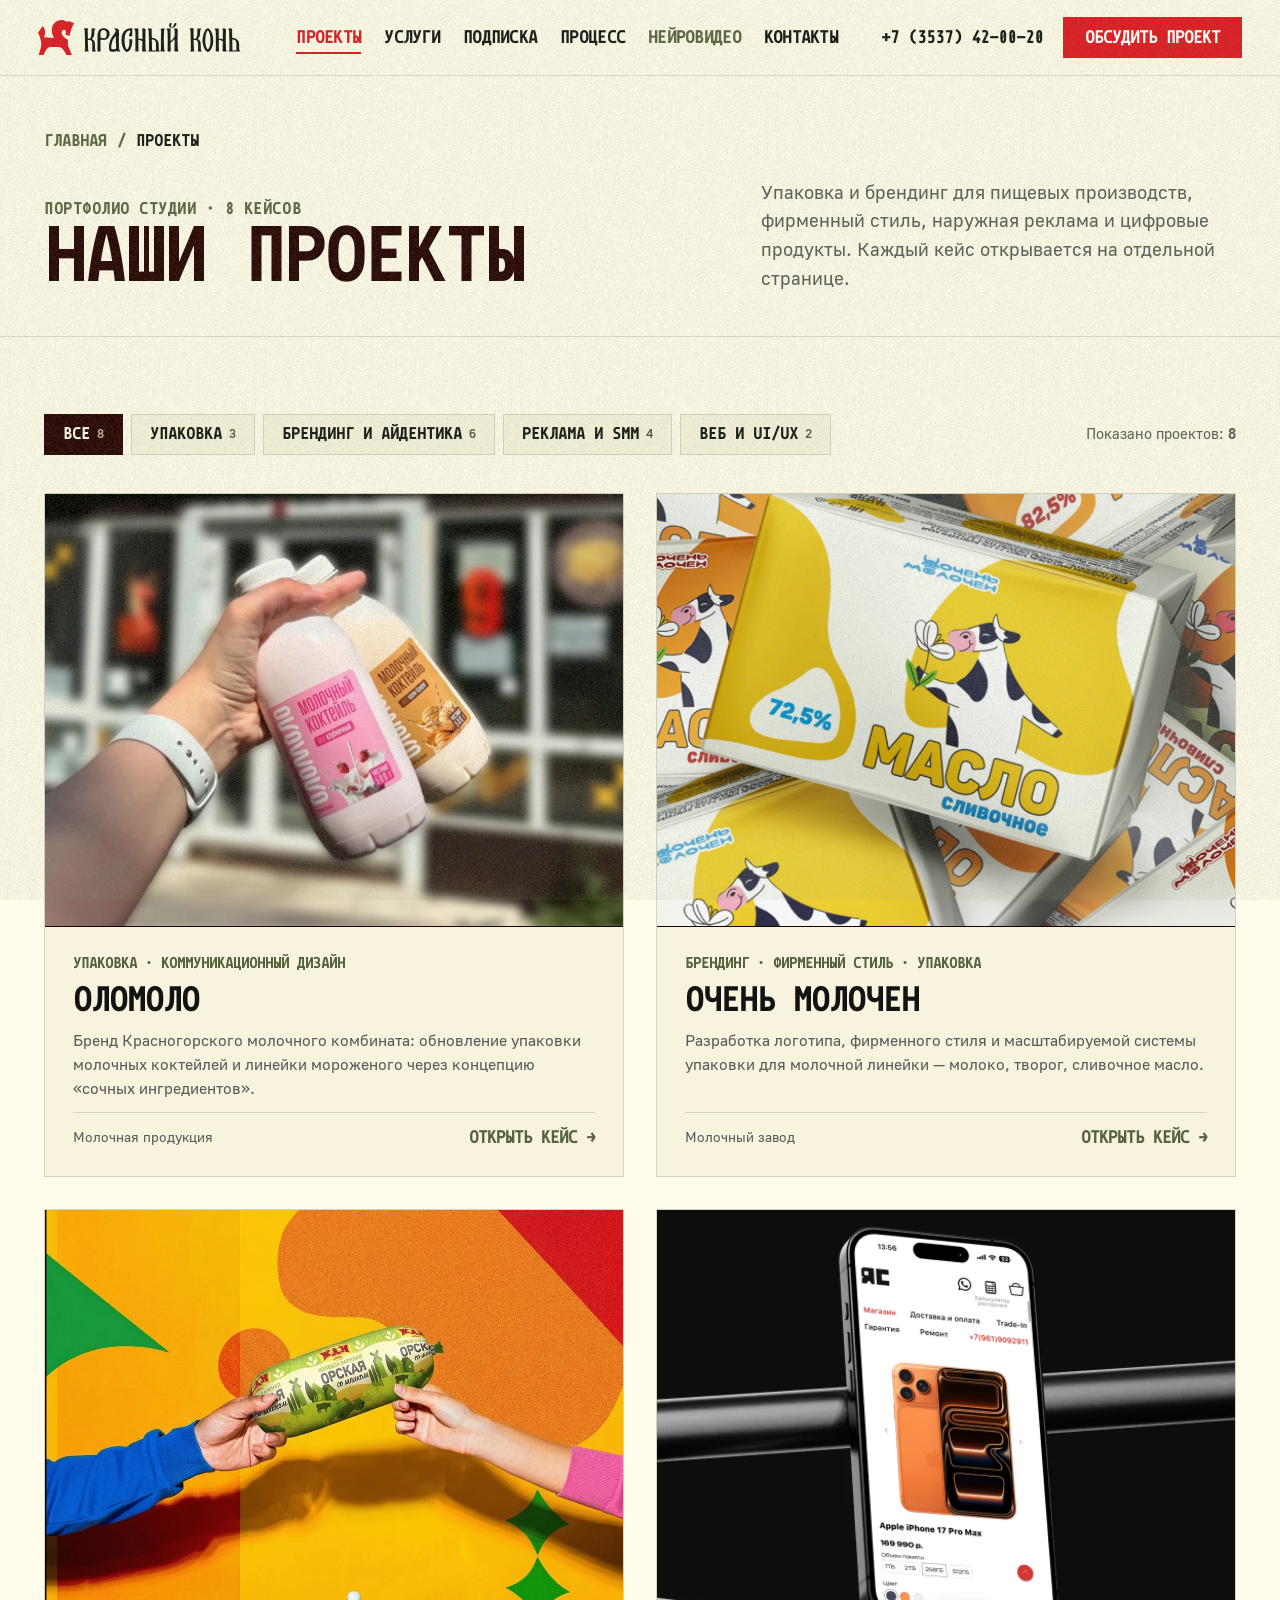
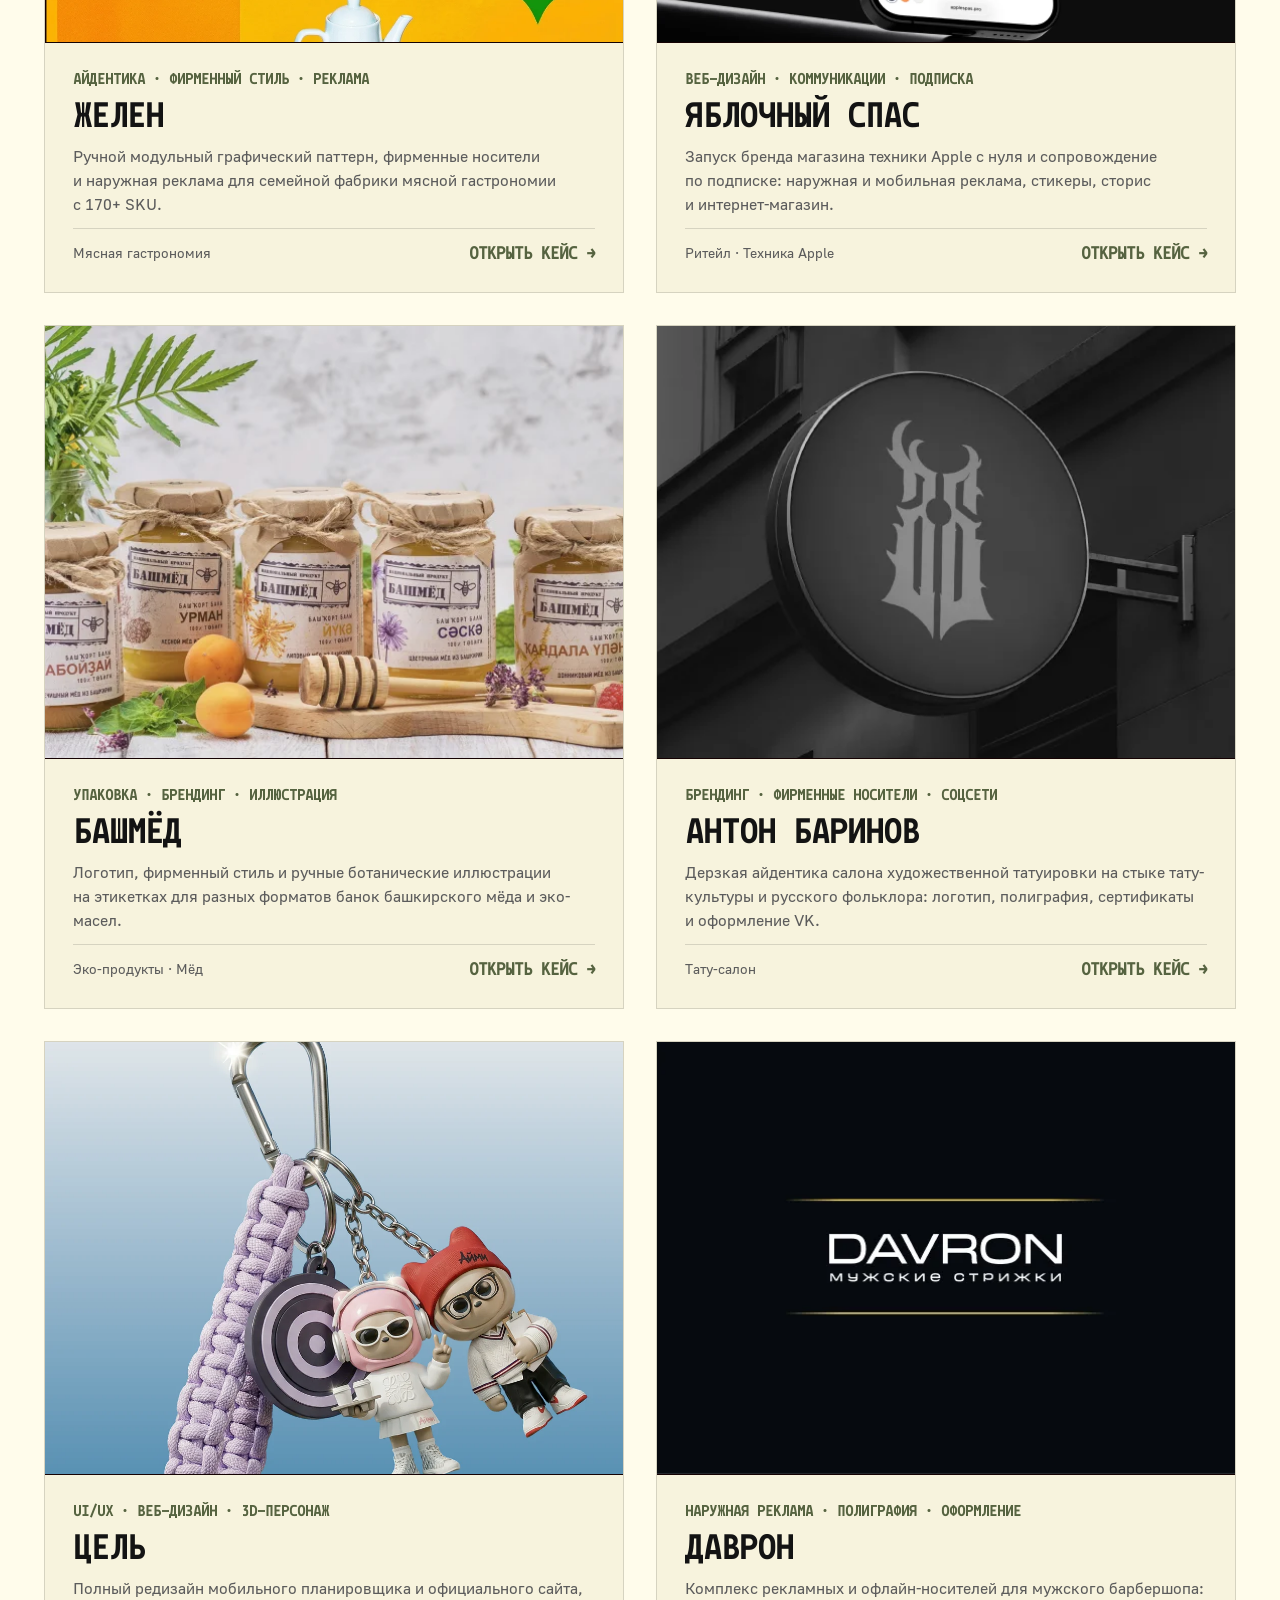
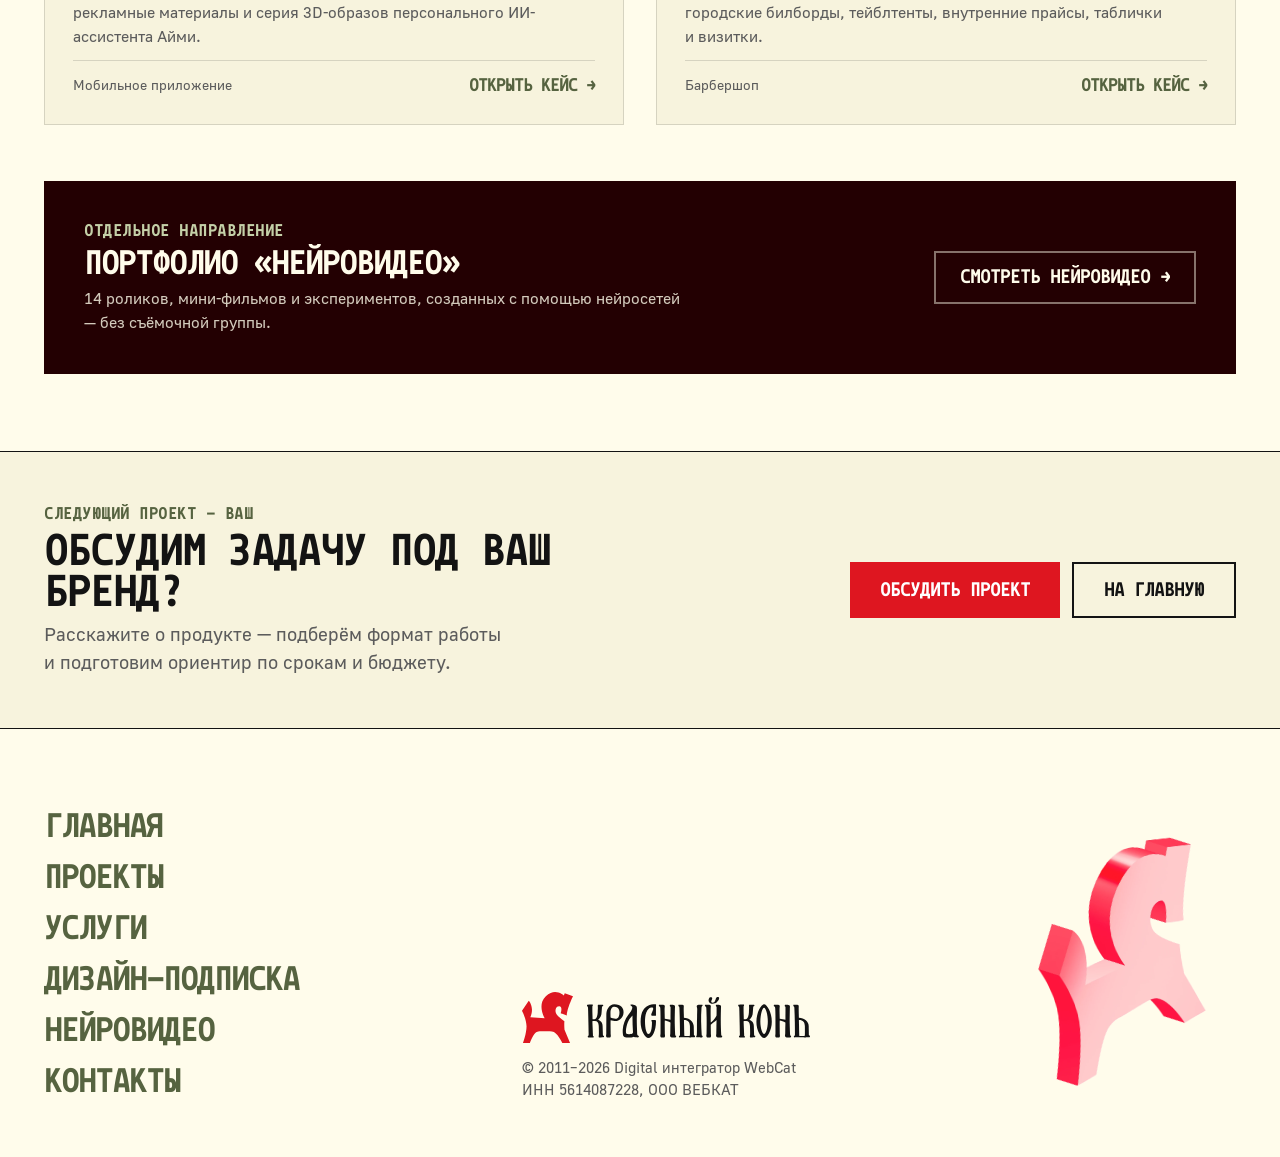
<file: projects/index.html>
<!DOCTYPE html>
<html lang="ru" class="home-page">
<head>
  <meta charset="UTF-8">
  <meta name="viewport" content="width=device-width, initial-scale=1">
  <title>Проекты — Красный конь</title>
  <meta name="description" content="Портфолио студии дизайна «Красный конь»: упаковка, брендинг, фирменный стиль, наружная реклама и веб-дизайн.">
  <link rel="preload" href="../assets/fonts/Monoid-Bold.woff2" as="font" type="font/woff2" crossorigin>
  <link rel="preload" href="../assets/fonts/Golos-UI_Regular.woff2" as="font" type="font/woff2" crossorigin>
  <link rel="stylesheet" href="../css/style.css?v=3">
  <link rel="stylesheet" href="../css/home.css?v=3">
  <link rel="stylesheet" href="../css/projects.css?v=2">
</head>
<body class="home projects-catalog-page" data-page-id="projects" data-ai-enabled="false">

  <a class="skip-link" href="#main-content">Перейти к основному содержанию</a>
  <div class="noise" aria-hidden="true"></div>

  <!-- ============ HEADER ============ -->
  <header class="header home-header" id="header" data-static data-section-id="header">
    <a class="logo" href="../" aria-label="Красный конь — на главную">
      <img class="logo__horse" src="../assets/img/logo-horse.svg" alt="" width="52" height="51">
      <img class="logo__word" src="../assets/img/logo-wordmark.svg" alt="Красный конь" width="223" height="41">
    </a>

    <nav class="home-header__links" aria-label="Основная навигация">
      <a class="home-header__link" href="./" aria-current="page">Проекты</a>
      <a class="home-header__link" href="../#services">Услуги</a>
      <a class="home-header__link" href="../#subscription">Подписка</a>
      <a class="home-header__link" href="../#process">Процесс</a>
      <a class="home-header__link home-header__link--accent" href="../neurovideo/">Нейровидео</a>
      <a class="home-header__link" href="../#contacts">Контакты</a>
    </nav>

    <div class="home-header__actions">
      <a class="home-header__phone" href="tel:+73537420020">+7 (3537) 42-00-20</a>
      <button class="btn btn--red home-header__cta" type="button" data-open-popup>Обсудить проект</button>
      <button class="burger" type="button" aria-label="Открыть меню" aria-expanded="false" aria-controls="menu" data-open-menu>
        <span></span><span></span><span></span>
      </button>
    </div>
  </header>

  <!-- ============ 12-КОЛОНОЧНАЯ ОБОЛОЧКА ============ -->
  <div class="page-shell" data-page-shell>
    <main class="page-main" id="main-content" data-main-content>

      <!-- Вводный экран каталога -->
      <section class="h-section proj-hero" id="catalog-intro" data-section-id="catalog-intro" data-section-title="Каталог проектов">
        <div class="h-wrap">
          <nav class="breadcrumbs" aria-label="Хлебные крошки">
            <ol class="breadcrumbs__list">
              <li class="breadcrumbs__item"><a class="breadcrumbs__link" href="../">Главная</a></li>
              <li class="breadcrumbs__item"><span class="breadcrumbs__current" aria-current="page">Проекты</span></li>
            </ol>
          </nav>

          <div class="proj-hero__row">
            <div>
              <span class="h-kicker">Портфолио студии · 8 кейсов</span>
              <h1 class="proj-hero__h1">Наши проекты</h1>
            </div>
            <p class="proj-hero__lead">
              Упаковка и&nbsp;брендинг для пищевых производств, фирменный стиль, наружная реклама и&nbsp;цифровые продукты. Каждый кейс открывается на&nbsp;отдельной странице.
            </p>
          </div>
        </div>
      </section>

      <!-- Фильтр и регулярная сетка 8 кейсов -->
      <section class="h-section" id="catalog-list" data-section-id="catalog-list" data-section-title="Список кейсов">
        <div class="h-wrap">
          <div class="proj-filter-bar">
            <div class="proj-filter" role="group" aria-label="Фильтр проектов по категориям" data-proj-filter>
              <button class="proj-filter__btn is-active" type="button" data-filter-cat="all" aria-pressed="true">Все <span class="proj-filter__count">8</span></button>
              <button class="proj-filter__btn" type="button" data-filter-cat="packaging" aria-pressed="false">Упаковка <span class="proj-filter__count">3</span></button>
              <button class="proj-filter__btn" type="button" data-filter-cat="branding" aria-pressed="false">Брендинг и айдентика <span class="proj-filter__count">6</span></button>
              <button class="proj-filter__btn" type="button" data-filter-cat="ads" aria-pressed="false">Реклама и SMM <span class="proj-filter__count">4</span></button>
              <button class="proj-filter__btn" type="button" data-filter-cat="web" aria-pressed="false">Веб и UI/UX <span class="proj-filter__count">2</span></button>
            </div>
            <p class="proj-filter-bar__meta">Показано проектов: <strong data-shown-count>8</strong></p>
          </div>

          <div class="proj-catalog-grid">
            <!-- 1. Оломоло -->
            <article class="catalog-card" data-project-card data-project-id="olomolo" data-cats="packaging branding">
              <div class="catalog-card__media">
                <img src="../assets/img/project-olomolo.webp" alt="Упаковка молочных коктейлей Оломоло" width="590" height="430" loading="eager">
              </div>
              <div class="catalog-card__body">
                <p class="catalog-card__tags">Упаковка · Коммуникационный дизайн</p>
                <h2 class="catalog-card__title">Оломоло</h2>
                <p class="catalog-card__desc">
                  Бренд Красногорского молочного комбината: обновление упаковки молочных коктейлей и&nbsp;линейки мороженого через концепцию «сочных ингредиентов».
                </p>
                <div class="catalog-card__foot">
                  <span class="catalog-card__industry">Молочная продукция</span>
                  <a class="catalog-card__link" href="olomolo/">Открыть кейс →</a>
                </div>
              </div>
            </article>

            <!-- 2. Очень молочен -->
            <article class="catalog-card" data-project-card data-project-id="ochen-molochen" data-cats="packaging branding">
              <div class="catalog-card__media">
                <img src="../assets/img/project-maslo.webp" alt="Фирменный стиль и упаковка Очень молочен" width="1128" height="1130" loading="eager">
              </div>
              <div class="catalog-card__body">
                <p class="catalog-card__tags">Брендинг · Фирменный стиль · Упаковка</p>
                <h2 class="catalog-card__title">Очень молочен</h2>
                <p class="catalog-card__desc">
                  Разработка логотипа, фирменного стиля и&nbsp;масштабируемой системы упаковки для молочной линейки — молоко, творог, сливочное масло.
                </p>
                <div class="catalog-card__foot">
                  <span class="catalog-card__industry">Молочный завод</span>
                  <a class="catalog-card__link" href="ochen-molochen/">Открыть кейс →</a>
                </div>
              </div>
            </article>

            <!-- 3. Желен -->
            <article class="catalog-card" data-project-card data-project-id="zhelen" data-cats="branding ads">
              <div class="catalog-card__media">
                <img src="../assets/img/project-zhel.webp" alt="Айдентика и реклама Желен" width="1106" height="1130" loading="lazy" decoding="async">
              </div>
              <div class="catalog-card__body">
                <p class="catalog-card__tags">Айдентика · Фирменный стиль · Реклама</p>
                <h2 class="catalog-card__title">Желен</h2>
                <p class="catalog-card__desc">
                  Ручной модульный графический паттерн, фирменные носители и&nbsp;наружная реклама для семейной фабрики мясной гастрономии с&nbsp;170+ SKU.
                </p>
                <div class="catalog-card__foot">
                  <span class="catalog-card__industry">Мясная гастрономия</span>
                  <a class="catalog-card__link" href="zhelen/">Открыть кейс →</a>
                </div>
              </div>
            </article>

            <!-- 4. Яблочный спас -->
            <article class="catalog-card" data-project-card data-project-id="yablochny-spas" data-cats="branding ads web">
              <div class="catalog-card__media">
                <img src="../assets/img/project-spas.webp" alt="Брендинг, реклама и сайт Яблочный спас" width="1130" height="1130" loading="lazy" decoding="async">
              </div>
              <div class="catalog-card__body">
                <p class="catalog-card__tags">Веб-дизайн · Коммуникации · Подписка</p>
                <h2 class="catalog-card__title">Яблочный спас</h2>
                <p class="catalog-card__desc">
                  Запуск бренда магазина техники Apple с&nbsp;нуля и&nbsp;сопровождение по&nbsp;подписке: наружная и&nbsp;мобильная реклама, стикеры, сторис и&nbsp;интернет-магазин.
                </p>
                <div class="catalog-card__foot">
                  <span class="catalog-card__industry">Ритейл · Техника Apple</span>
                  <a class="catalog-card__link" href="yablochny-spas/">Открыть кейс →</a>
                </div>
              </div>
            </article>

            <!-- 5. Башмёд -->
            <article class="catalog-card" data-project-card data-project-id="bashmed" data-cats="packaging branding">
              <div class="catalog-card__media">
                <img src="../assets/img/project-bashmed.webp" alt="Упаковка и этикетки Башмёд" width="590" height="430" loading="lazy" decoding="async">
              </div>
              <div class="catalog-card__body">
                <p class="catalog-card__tags">Упаковка · Брендинг · Иллюстрация</p>
                <h2 class="catalog-card__title">Башмёд</h2>
                <p class="catalog-card__desc">
                  Логотип, фирменный стиль и&nbsp;ручные ботанические иллюстрации на&nbsp;этикетках для разных форматов банок башкирского мёда и&nbsp;эко-масел.
                </p>
                <div class="catalog-card__foot">
                  <span class="catalog-card__industry">Эко-продукты · Мёд</span>
                  <a class="catalog-card__link" href="bashmed/">Открыть кейс →</a>
                </div>
              </div>
            </article>

            <!-- 6. Антон Баринов -->
            <article class="catalog-card" data-project-card data-project-id="anton-barinov" data-cats="branding ads">
              <div class="catalog-card__media">
                <img src="../assets/img/project-anton-barinov.webp" alt="Брендинг салона татуировки Антон Баринов" width="590" height="430" loading="lazy" decoding="async">
              </div>
              <div class="catalog-card__body">
                <p class="catalog-card__tags">Брендинг · Фирменные носители · Соцсети</p>
                <h2 class="catalog-card__title">Антон Баринов</h2>
                <p class="catalog-card__desc">
                  Дерзкая айдентика салона художественной татуировки на&nbsp;стыке тату-культуры и&nbsp;русского фольклора: логотип, полиграфия, сертификаты и&nbsp;оформление VK.
                </p>
                <div class="catalog-card__foot">
                  <span class="catalog-card__industry">Тату-салон</span>
                  <a class="catalog-card__link" href="anton-barinov/">Открыть кейс →</a>
                </div>
              </div>
            </article>

            <!-- 7. Цель -->
            <article class="catalog-card" data-project-card data-project-id="cel" data-cats="web branding">
              <div class="catalog-card__media">
                <img src="../assets/img/project-cel.webp" alt="Редизайн приложения и 3D-маскот Цель" width="1130" height="1130" loading="lazy" decoding="async">
              </div>
              <div class="catalog-card__body">
                <p class="catalog-card__tags">UI/UX · Веб-дизайн · 3D-персонаж</p>
                <h2 class="catalog-card__title">Цель</h2>
                <p class="catalog-card__desc">
                  Полный редизайн мобильного планировщика и&nbsp;официального сайта, рекламные материалы и&nbsp;серия 3D-образов персонального ИИ-ассистента Айми.
                </p>
                <div class="catalog-card__foot">
                  <span class="catalog-card__industry">Мобильное приложение</span>
                  <a class="catalog-card__link" href="cel/">Открыть кейс →</a>
                </div>
              </div>
            </article>

            <!-- 8. Даврон -->
            <article class="catalog-card" data-project-card data-project-id="davron" data-cats="ads">
              <div class="catalog-card__media">
                <img src="../assets/img/project-davron.webp" alt="Оформление и реклама барбершопа Даврон" width="590" height="430" loading="lazy" decoding="async">
              </div>
              <div class="catalog-card__body">
                <p class="catalog-card__tags">Наружная реклама · Полиграфия · Оформление</p>
                <h2 class="catalog-card__title">Даврон</h2>
                <p class="catalog-card__desc">
                  Комплекс рекламных и&nbsp;офлайн-носителей для мужского барбершопа: городские билборды, тейблтенты, внутренние прайсы, таблички и&nbsp;визитки.
                </p>
                <div class="catalog-card__foot">
                  <span class="catalog-card__industry">Барбершоп</span>
                  <a class="catalog-card__link" href="davron/">Открыть кейс →</a>
                </div>
              </div>
            </article>
          </div>

          <!-- Мост к портфолио Нейровидео -->
          <div class="proj-nv-bridge">
            <div class="proj-nv-bridge__text">
              <span class="h-kicker" style="color: var(--light-green);">Отдельное направление</span>
              <h2 class="proj-nv-bridge__title">Портфолио «Нейровидео»</h2>
              <p class="proj-nv-bridge__desc">
                14 роликов, мини-фильмов и&nbsp;экспериментов, созданных с&nbsp;помощью нейросетей — без съёмочной группы.
              </p>
            </div>
            <a class="btn btn--outline-light" href="../neurovideo/">Смотреть Нейровидео →</a>
          </div>
        </div>
      </section>

      <!-- Финальный CTA -->
      <section class="case-nav-band" id="catalog-cta" data-section-id="catalog-cta" data-section-title="Обсудить задачу">
        <div class="h-wrap">
          <div class="case-cta">
            <div class="case-cta__copy">
              <span class="h-kicker">Следующий проект — ваш</span>
              <h2 class="case-cta__title">Обсудим задачу под ваш бренд?</h2>
              <p class="h-subtitle">Расскажите о&nbsp;продукте — подберём формат работы и&nbsp;подготовим ориентир по&nbsp;срокам и&nbsp;бюджету.</p>
            </div>
            <div class="case-cta__actions">
              <button class="btn btn--red" type="button" data-open-popup data-service="Обсуждение проекта (из каталога)">Обсудить проект</button>
              <a class="btn btn--outline" href="../">На главную</a>
            </div>
          </div>
        </div>
      </section>

      <!-- ============ FOOTER ============ -->
      <footer class="h-footer" data-section-id="footer" data-section-title="Подвал сайта">
        <div class="h-wrap">
          <div class="h-footer__grid">
            <nav class="h-footer__nav" aria-label="Навигация в подвале">
              <a class="h-footer__link" href="../">Главная</a>
              <a class="h-footer__link" href="./">Проекты</a>
              <a class="h-footer__link" href="../#services">Услуги</a>
              <a class="h-footer__link" href="../#subscription">Дизайн-подписка</a>
              <a class="h-footer__link" href="../neurovideo/">Нейровидео</a>
              <a class="h-footer__link" href="../#contacts">Контакты</a>
            </nav>

            <div class="h-footer__legal">
              <a class="logo" href="../" aria-label="Красный конь — на главную">
                <img class="logo__horse" src="../assets/img/logo-horse.svg" alt="" width="36" height="35" loading="lazy">
                <img class="logo__word" src="../assets/img/logo-wordmark.svg" alt="Красный конь" width="156" height="29" loading="lazy">
              </a>
              <p class="h-footer__copy">
                © 2011–2026 Digital интегратор WebCat<br>
                ИНН 5614087228, ООО ВЕБКАТ
              </p>
            </div>

            <div class="h-footer__art" aria-hidden="true">
              <img class="h-footer__horse" src="../assets/img/horse-3d.webp" alt="" width="1152" height="1578" loading="lazy" decoding="async">
            </div>
          </div>
        </div>
      </footer>
    </main>

    <!-- Слот будущего ИИ-ассистента (скрыт по умолчанию, 0px ширины) -->
    <aside class="page-assistant" id="ai-assistant-slot" data-ai-slot aria-label="ИИ-ассистент" hidden></aside>
  </div>

  <!-- ============ МЕНЮ (оверлей) ============ -->
  <div class="menu" id="menu" aria-hidden="true">
    <img class="menu__flower" src="../assets/img/menu-flower.svg" alt="" aria-hidden="true" loading="lazy">
    <div class="menu__header">
      <a class="logo" href="../" aria-label="Красный конь — на главную">
        <img class="logo__horse" src="../assets/img/logo-horse.svg" alt="" width="52" height="51">
        <img class="logo__word" src="../assets/img/logo-wordmark-white.svg" alt="Красный конь" width="223" height="41">
      </a>
      <button class="menu__close" type="button" aria-label="Закрыть меню" data-close-menu>
        <img src="../assets/img/close-white.svg" alt="" width="44" height="44">
      </button>
    </div>

    <nav class="big-links big-links--menu" aria-label="Мобильное меню">
      <a class="big-link" href="../"><span class="big-link__inner"><img src="../assets/img/triangle-red.svg" alt="" class="big-link__arrow">Главная</span></a>
      <a class="big-link is-current" href="./" aria-current="page" data-close-menu><span class="big-link__inner"><img src="../assets/img/triangle-red.svg" alt="" class="big-link__arrow">Проекты</span></a>
      <a class="big-link" href="../#services"><span class="big-link__inner"><img src="../assets/img/triangle-red.svg" alt="" class="big-link__arrow">Услуги</span></a>
      <a class="big-link" href="../neurovideo/"><span class="big-link__inner"><img src="../assets/img/triangle-red.svg" alt="" class="big-link__arrow">Нейровидео</span></a>
      <a class="big-link" href="../#contacts"><span class="big-link__inner"><img src="../assets/img/triangle-red.svg" alt="" class="big-link__arrow">Контакты</span></a>
    </nav>

    <div class="menu__meta">
      <div class="menu__contacts">
        <a class="menu__phone" href="tel:+73537420020">+7 (3537) 42-00-20</a>
        <button class="btn btn--red" type="button" data-open-popup>Обсудить проект</button>
      </div>
      <p class="menu__copy">© 2011–2026 Digital интегратор WebCat<br>ИНН 5614087228, ООО ВЕБКАТ</p>
    </div>
  </div>

  <!-- ============ ПОП-АП (preview-режим до P0-F) ============ -->
  <div class="popup" id="popup" aria-hidden="true">
    <div class="popup__overlay" data-close-popup></div>
    <div class="popup__card" role="dialog" aria-modal="true" aria-labelledby="popup-title">
      <div class="popup__view popup__view--form">
        <div class="popup__head">
          <h2 class="popup__title" id="popup-title" data-popup-title>Познакомимся?</h2>
          <p class="popup__sub" data-popup-sub>Оставьте контакты — обсудим задачу и&nbsp;ориентир по&nbsp;срокам</p>
        </div>
        <button class="popup__close" type="button" aria-label="Закрыть" data-close-popup>
          <img src="../assets/img/close-green.svg" alt="" width="32" height="32">
        </button>

        <form class="popup__form" id="lead-form" data-form-mode="preview" novalidate>
          <input type="hidden" name="service" value="">
          <div class="popup__fields">
            <label class="field"><input type="text" name="name" placeholder="От кого" autocomplete="name" required></label>
            <label class="field"><input type="tel" name="phone" placeholder="Номер телефона" autocomplete="tel" required></label>
            <label class="field"><input type="text" name="message" placeholder="Коротко опишите запрос"></label>
          </div>
          <p class="popup__notice">Preview-версия: форма работает в&nbsp;тестовом режиме без отправки на&nbsp;сервер. Подключение CRM и&nbsp;документов ПД запланировано на&nbsp;этап P0-F.</p>
          <button class="btn popup__submit" type="submit">Отправить (тест)</button>
        </form>

        <div class="stamp" aria-hidden="true">
          <img class="stamp__border" src="../assets/img/stamp-border.svg" alt="">
          <span class="stamp__bg"></span>
          <img class="stamp__clouds" src="../assets/img/stamp-clouds.svg" alt="">
          <img class="stamp__horse" src="../assets/img/stamp-horse.svg" alt="">
          <img class="stamp__word" src="../assets/img/stamp-wordmark.svg" alt="">
        </div>
      </div>

      <div class="popup__view popup__view--done" aria-live="polite">
        <img class="popup__flap" src="../assets/img/envelope-flap.svg" alt="">
        <div class="popup__thanks">
          <p class="popup__thanks-title" data-popup-thanks-title>Тестовый режим (preview)</p>
          <p class="popup__thanks-text" data-popup-thanks-text>Заявка не отправлена на сервер — подключение CRM запланировано на следующий этап. Для связи: +7 (3537) 42-00-20.</p>
        </div>
      </div>
    </div>
  </div>

  <script src="../js/common.js?v=3"></script>
  <script src="../js/projects.js?v=1"></script>
</body>
</html>
</file>
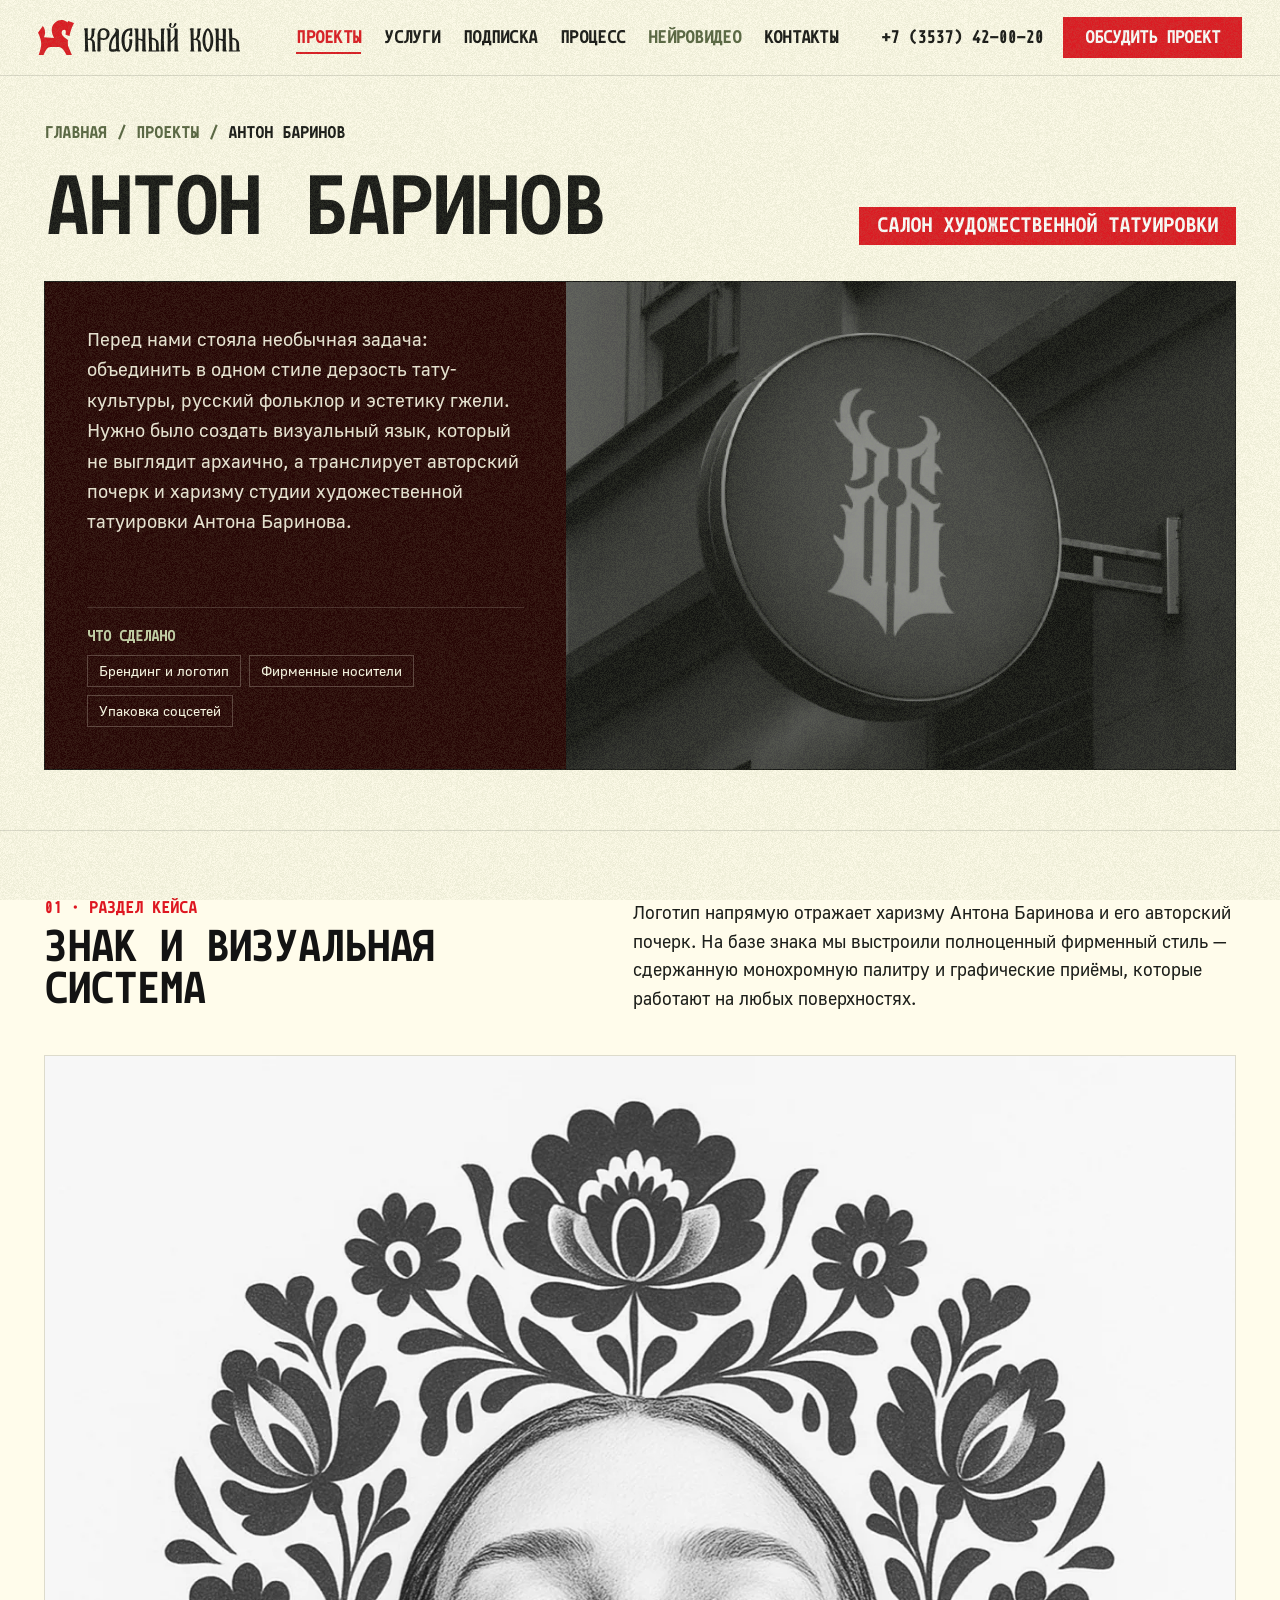
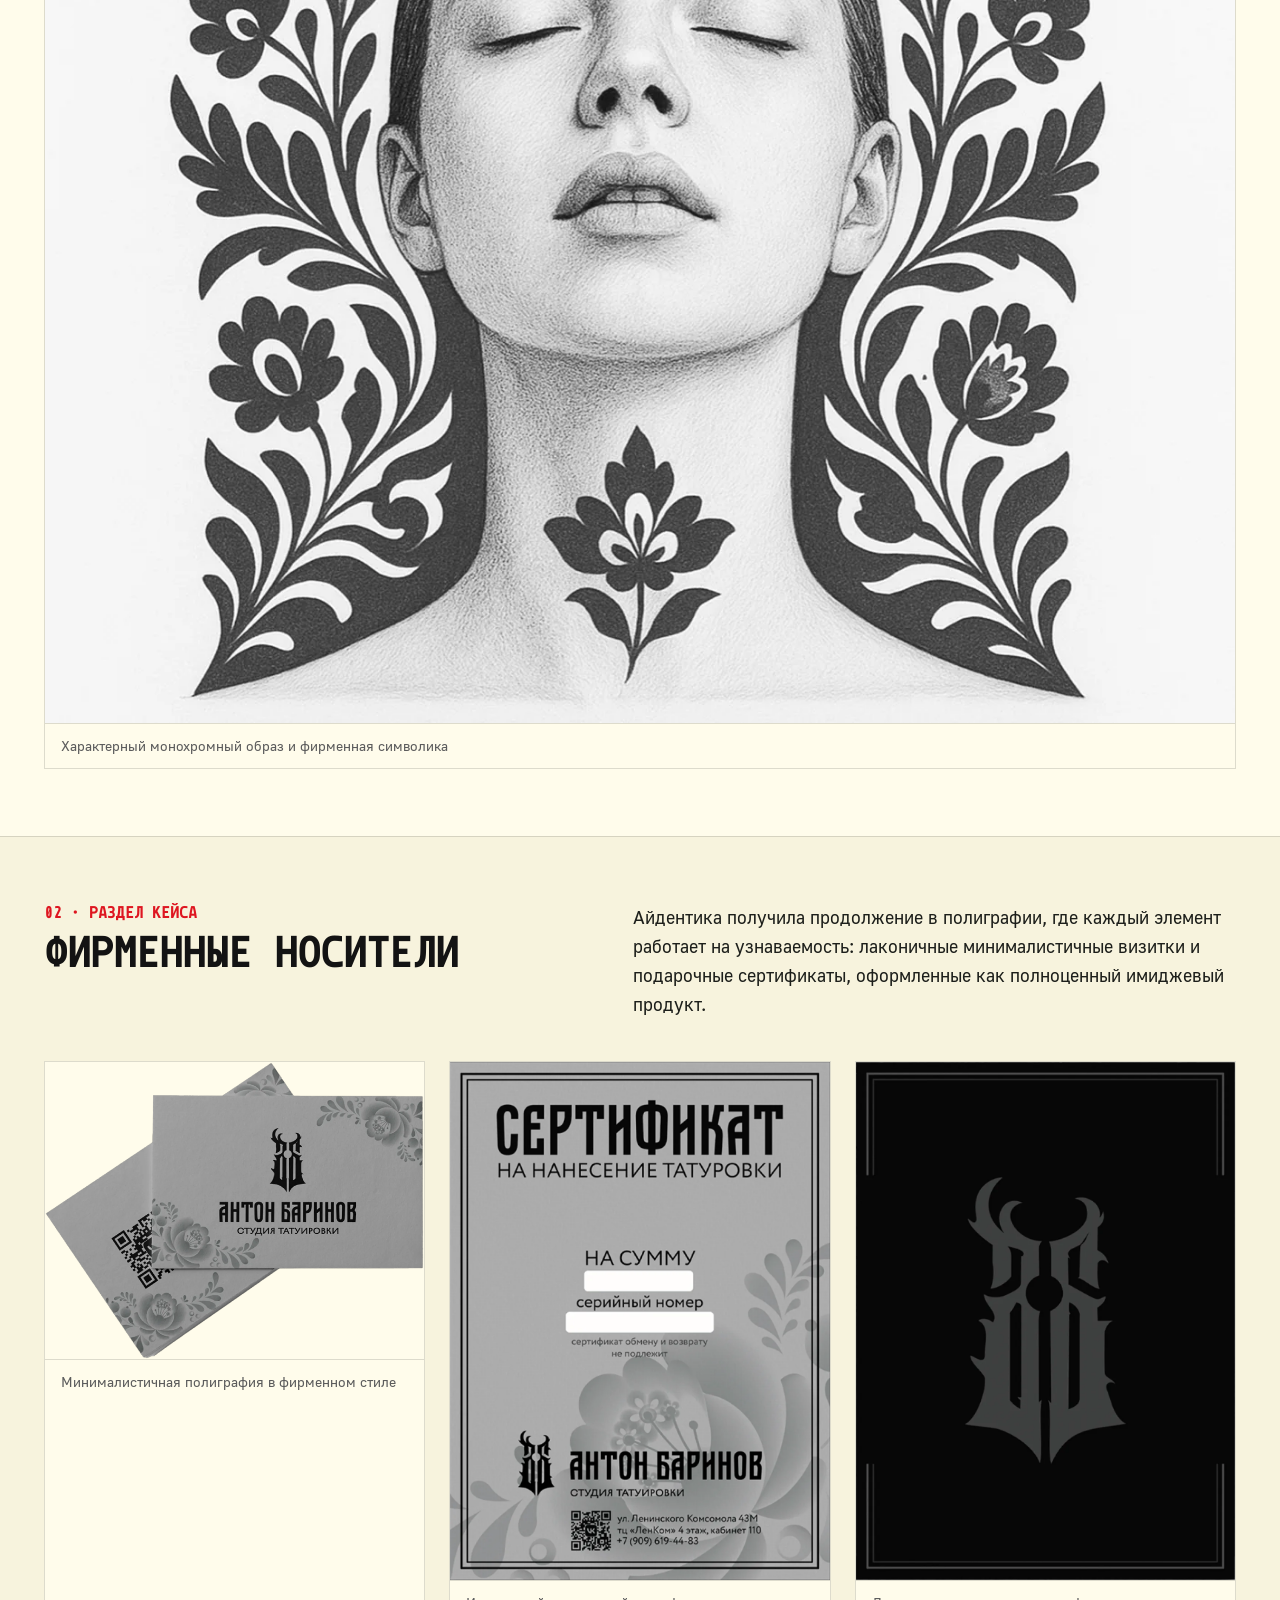
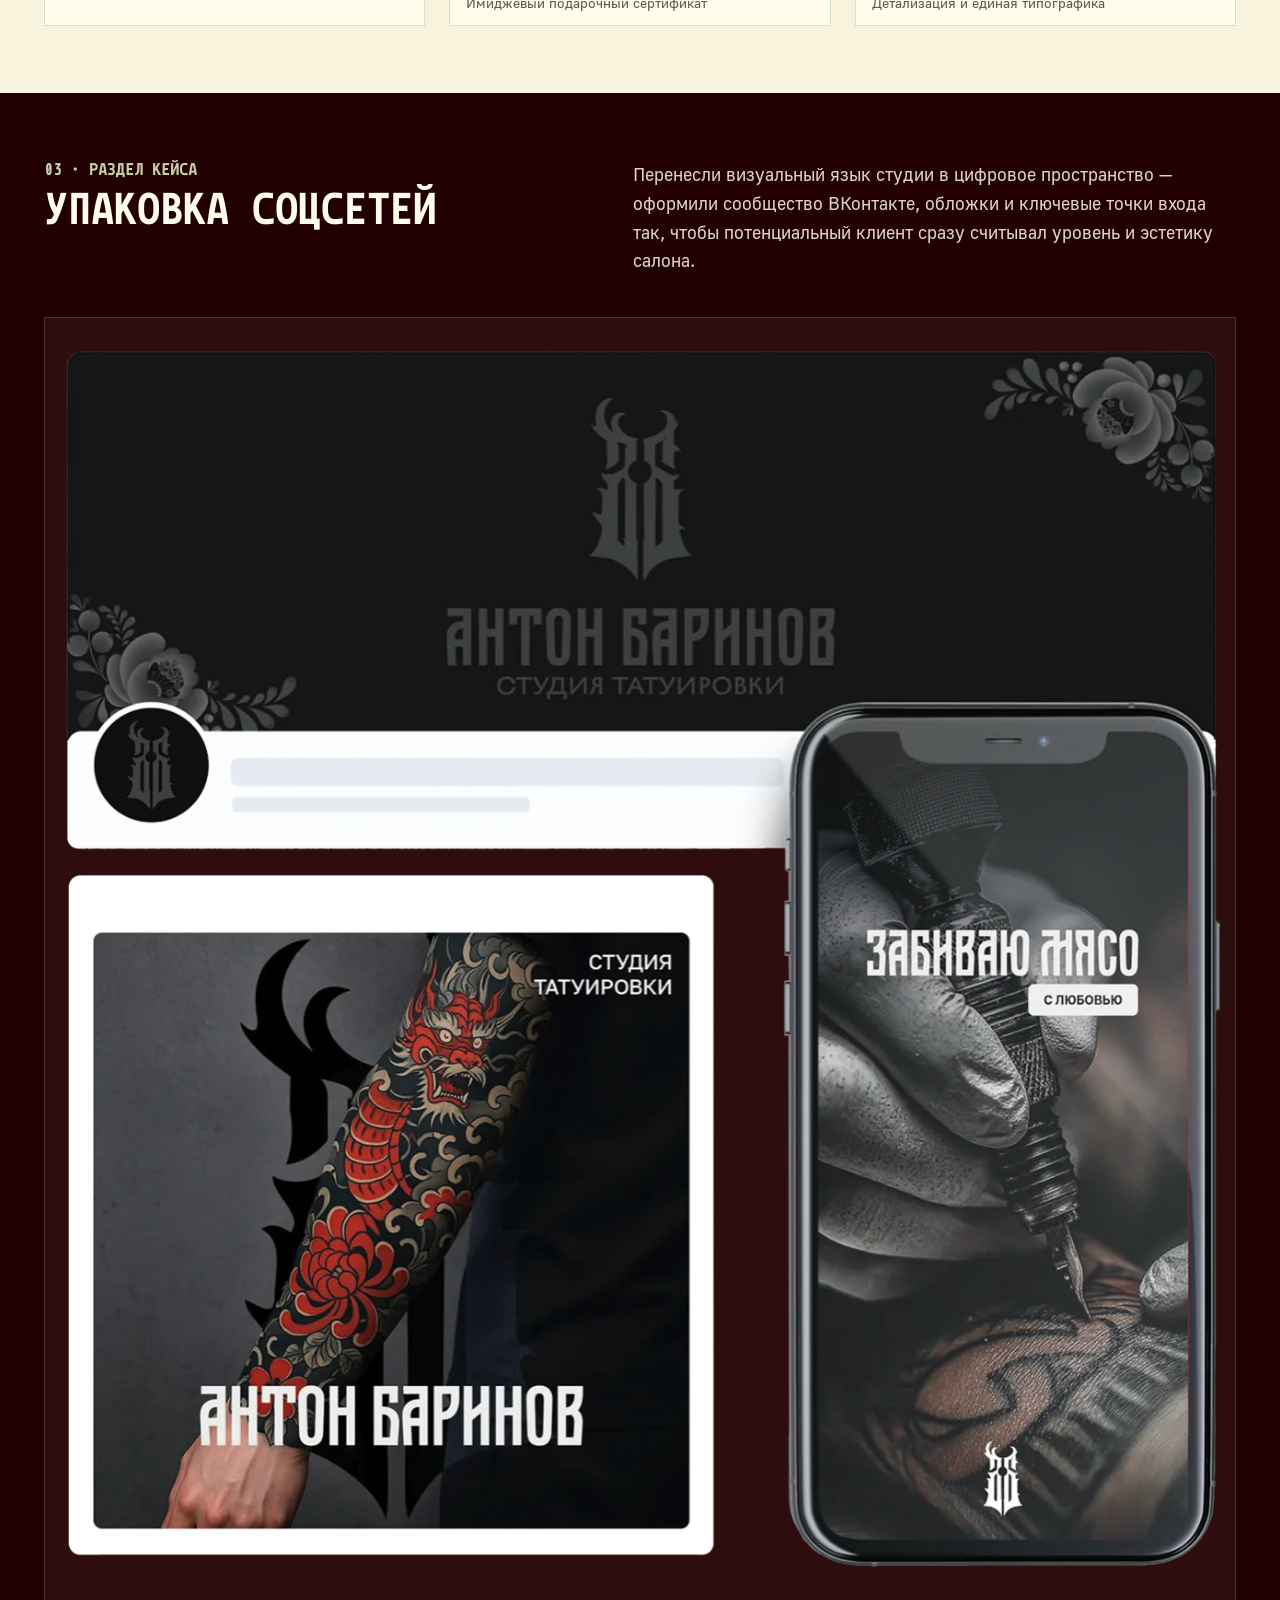
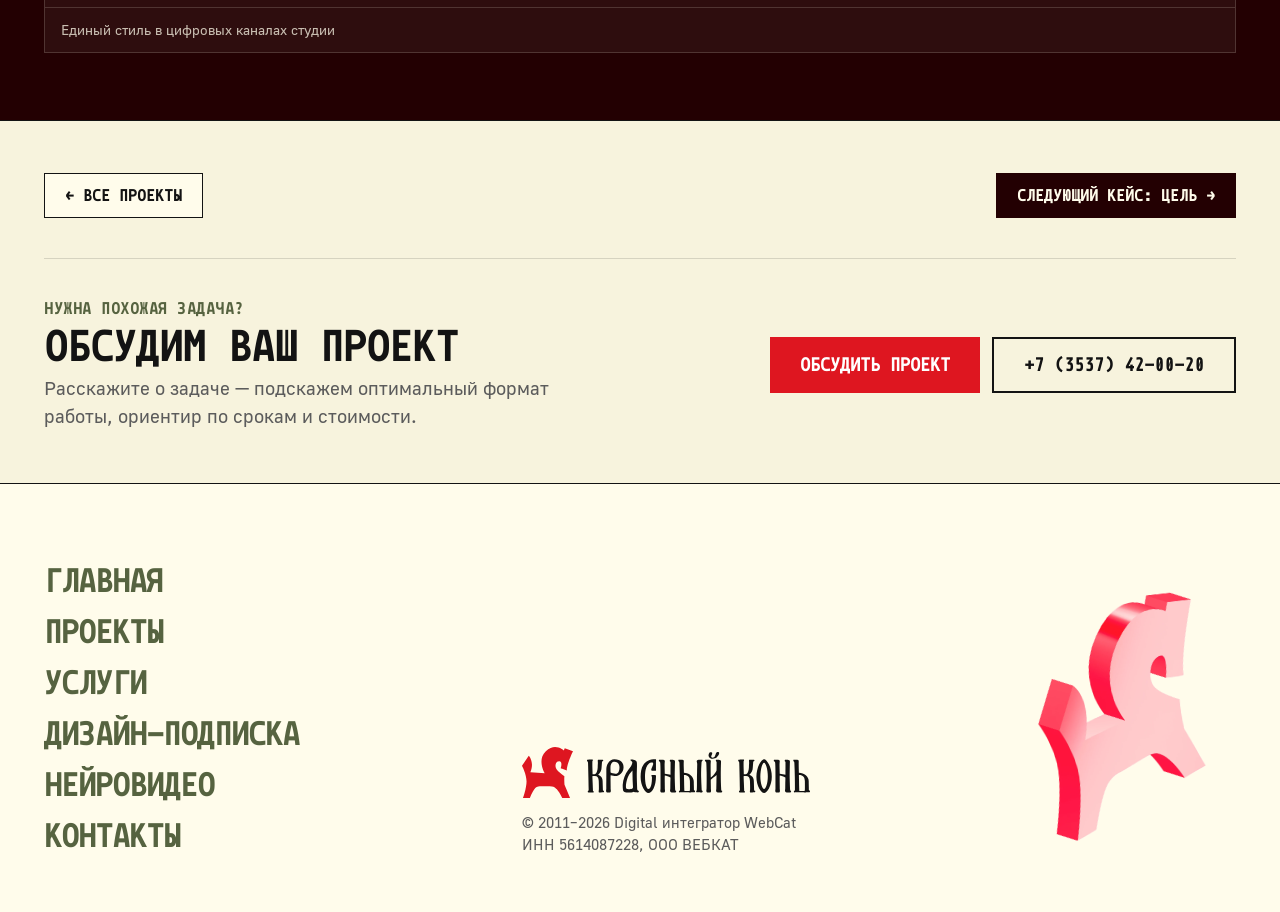
<file: projects/anton-barinov/index.html>
<!DOCTYPE html>
<html lang="ru" class="home-page">
<head>
  <meta charset="UTF-8">
  <meta name="viewport" content="width=device-width, initial-scale=1">
  <title>Антон Баринов — Проекты — Красный конь</title>
  <meta name="description" content="Кейс «Антон Баринов» студии «Красный конь»: айдентика тату-салона на стыке тату-культуры и русского фольклора, носители и соцсети.">
  <link rel="preload" href="../../assets/fonts/Monoid-Bold.woff2" as="font" type="font/woff2" crossorigin>
  <link rel="preload" href="../../assets/fonts/Golos-UI_Regular.woff2" as="font" type="font/woff2" crossorigin>
  <link rel="stylesheet" href="../../css/style.css?v=3">
  <link rel="stylesheet" href="../../css/home.css?v=3">
  <link rel="stylesheet" href="../../css/projects.css?v=1">
</head>
<body class="home case-page" data-page-id="project-anton-barinov" data-project-id="anton-barinov" data-ai-enabled="false">

  <a class="skip-link" href="#main-content">Перейти к основному содержанию</a>
  <div class="noise" aria-hidden="true"></div>

  <!-- ============ HEADER ============ -->
  <header class="header home-header" id="header" data-static data-section-id="header">
    <a class="logo" href="../../" aria-label="Красный конь — на главную">
      <img class="logo__horse" src="../../assets/img/logo-horse.svg" alt="" width="52" height="51">
      <img class="logo__word" src="../../assets/img/logo-wordmark.svg" alt="Красный конь" width="223" height="41">
    </a>

    <nav class="home-header__links" aria-label="Основная навигация">
      <a class="home-header__link" href="../" aria-current="page">Проекты</a>
      <a class="home-header__link" href="../../#services">Услуги</a>
      <a class="home-header__link" href="../../#subscription">Подписка</a>
      <a class="home-header__link" href="../../#process">Процесс</a>
      <a class="home-header__link home-header__link--accent" href="../../neurovideo/">Нейровидео</a>
      <a class="home-header__link" href="../../#contacts">Контакты</a>
    </nav>

    <div class="home-header__actions">
      <a class="home-header__phone" href="tel:+73537420020">+7 (3537) 42-00-20</a>
      <button class="btn btn--red home-header__cta" type="button" data-open-popup data-service="Похожий проект: Антон Баринов">Обсудить проект</button>
      <button class="burger" type="button" aria-label="Открыть меню" aria-expanded="false" aria-controls="menu" data-open-menu>
        <span></span><span></span><span></span>
      </button>
    </div>
  </header>

  <!-- ============ 12-КОЛОНОЧНАЯ ОБОЛОЧКА ============ -->
  <div class="page-shell" data-page-shell>
    <main class="page-main" id="main-content" data-main-content>

      <!-- Вводная секция кейса -->
      <section class="case-hero" id="intro" data-section-id="intro" data-section-title="О проекте: Антон Баринов" data-project-id="anton-barinov">
        <div class="h-wrap">
          <nav class="breadcrumbs" aria-label="Хлебные крошки">
            <ol class="breadcrumbs__list">
              <li class="breadcrumbs__item"><a class="breadcrumbs__link" href="../../">Главная</a></li>
              <li class="breadcrumbs__item"><a class="breadcrumbs__link" href="../">Проекты</a></li>
              <li class="breadcrumbs__item"><span class="breadcrumbs__current" aria-current="page">Антон Баринов</span></li>
            </ol>
          </nav>

          <div class="case-hero__head">
            <h1 class="case-hero__h1">Антон Баринов</h1>
            <span class="case-hero__badge">Салон художественной татуировки</span>
          </div>

          <div class="case-hero__split">
            <div class="case-hero__info">
              <p class="case-hero__desc">Перед нами стояла необычная задача: объединить в одном стиле дерзость тату-культуры, русский фольклор и эстетику гжели. Нужно было создать визуальный язык, который не выглядит архаично, а транслирует авторский почерк и харизму студии художественной татуировки Антона Баринова.</p>
              <div class="case-hero__scope">
                <span class="case-hero__scope-label">Что сделано</span>
                <div class="case-hero__tags">
                  <span class="case-hero__tag">Брендинг и логотип</span>
                  <span class="case-hero__tag">Фирменные носители</span>
                  <span class="case-hero__tag">Упаковка соцсетей</span>
                </div>
              </div>
            </div>
            <div class="case-hero__media">
              <img src="../../assets/img/project-anton-barinov.webp" alt="Вывеска и знак салона художественной татуировки Антон Баринов" width="590" height="430" loading="eager">
            </div>
          </div>
        </div>
      </section>

      <!-- Секция 01: Знак и визуальная система -->
      <section class="case-section" id="identity" data-section-id="identity" data-section-title="Знак и визуальная система" data-project-id="anton-barinov">
        <div class="h-wrap">
          <div class="case-section__head">
            <div class="case-section__title-wrap">
              <span class="case-section__num">01 · Раздел кейса</span>
              <h2 class="case-section__title">Знак и визуальная система</h2>
            </div>
            <div class="case-section__text">
              <p>Логотип напрямую отражает харизму Антона Баринова и его авторский почерк. На базе знака мы выстроили полноценный фирменный стиль — сдержанную монохромную палитру и графические приёмы, которые работают на любых поверхностях.</p>
            </div>
          </div>

          <div class="case-gallery case-gallery--single">
            <figure class="case-figure">
              <img src="../../assets/img/cases/anton-barinov/hero-visual.webp" alt="Визуальная подача бренда Антон Баринов" width="1315" height="1400" loading="lazy" decoding="async">
              <figcaption class="case-figure__cap">Характерный монохромный образ и фирменная символика</figcaption>
            </figure>
          </div>
        </div>
      </section>

      <!-- Секция 02: Фирменные носители -->
      <section class="case-section case-section--panel" id="brand-assets" data-section-id="brand-assets" data-section-title="Фирменные носители" data-project-id="anton-barinov">
        <div class="h-wrap">
          <div class="case-section__head">
            <div class="case-section__title-wrap">
              <span class="case-section__num">02 · Раздел кейса</span>
              <h2 class="case-section__title">Фирменные носители</h2>
            </div>
            <div class="case-section__text">
              <p>Айдентика получила продолжение в полиграфии, где каждый элемент работает на узнаваемость: лаконичные минималистичные визитки и подарочные сертификаты, оформленные как полноценный имиджевый продукт.</p>
            </div>
          </div>

          <div class="case-gallery case-gallery--three">
            <figure class="case-figure">
              <img src="../../assets/img/cases/anton-barinov/business-card.webp" alt="Визитки тату-салона Антон Баринов" width="1400" height="1099" loading="lazy" decoding="async">
              <figcaption class="case-figure__cap">Минималистичная полиграфия в фирменном стиле</figcaption>
            </figure>
            <figure class="case-figure">
              <img src="../../assets/img/cases/anton-barinov/cert-1.webp" alt="Подарочный сертификат Антон Баринов — сторона 1" width="1025" height="1400" loading="lazy" decoding="async">
              <figcaption class="case-figure__cap">Имиджевый подарочный сертификат</figcaption>
            </figure>
            <figure class="case-figure">
              <img src="../../assets/img/cases/anton-barinov/cert-2.webp" alt="Подарочный сертификат Антон Баринов — сторона 2" width="1025" height="1400" loading="lazy" decoding="async">
              <figcaption class="case-figure__cap">Детализация и единая типографика</figcaption>
            </figure>
          </div>
        </div>
      </section>

      <!-- Секция 03: Упаковка соцсетей -->
      <section class="case-section case-section--dark" id="social-media" data-section-id="social-media" data-section-title="Упаковка соцсетей" data-project-id="anton-barinov">
        <div class="h-wrap">
          <div class="case-section__head">
            <div class="case-section__title-wrap">
              <span class="case-section__num">03 · Раздел кейса</span>
              <h2 class="case-section__title">Упаковка соцсетей</h2>
            </div>
            <div class="case-section__text">
              <p>Перенесли визуальный язык студии в цифровое пространство — оформили сообщество ВКонтакте, обложки и ключевые точки входа так, чтобы потенциальный клиент сразу считывал уровень и эстетику салона.</p>
            </div>
          </div>

          <div class="case-gallery case-gallery--single">
            <figure class="case-figure">
              <img src="../../assets/img/cases/anton-barinov/vk-social.webp" alt="Оформление сообщества ВКонтакте Антон Баринов" width="1293" height="1400" loading="lazy" decoding="async">
              <figcaption class="case-figure__cap">Единый стиль в цифровых каналах студии</figcaption>
            </figure>
          </div>
        </div>
      </section>

      <!-- Навигация по проектам и финальный CTA -->
      <section class="case-nav-band" id="case-cta" data-section-id="case-cta" data-section-title="Обсудить похожий проект" data-project-id="anton-barinov">
        <div class="h-wrap">
          <nav class="case-nav" aria-label="Навигация по проектам">
            <a class="case-nav__link" href="../">← Все проекты</a>
            <a class="case-nav__link case-nav__link--next" href="../cel/">Следующий кейс: Цель →</a>
          </nav>

          <div class="case-cta">
            <div class="case-cta__copy">
              <span class="h-kicker">Нужна похожая задача?</span>
              <h2 class="case-cta__title">Обсудим ваш проект</h2>
              <p class="h-subtitle">Расскажите о&nbsp;задаче — подскажем оптимальный формат работы, ориентир по&nbsp;срокам и&nbsp;стоимости.</p>
            </div>
            <div class="case-cta__actions">
              <button class="btn btn--red" type="button" data-open-popup data-service="Похожий проект: Антон Баринов">Обсудить проект</button>
              <a class="btn btn--outline" href="tel:+73537420020">+7 (3537) 42-00-20</a>
            </div>
          </div>
        </div>
      </section>

      <!-- ============ FOOTER ============ -->
      <footer class="h-footer" data-section-id="footer" data-section-title="Подвал сайта">
        <div class="h-wrap">
          <div class="h-footer__grid">
            <nav class="h-footer__nav" aria-label="Навигация в подвале">
              <a class="h-footer__link" href="../../">Главная</a>
              <a class="h-footer__link" href="../">Проекты</a>
              <a class="h-footer__link" href="../../#services">Услуги</a>
              <a class="h-footer__link" href="../../#subscription">Дизайн-подписка</a>
              <a class="h-footer__link" href="../../neurovideo/">Нейровидео</a>
              <a class="h-footer__link" href="../../#contacts">Контакты</a>
            </nav>

            <div class="h-footer__legal">
              <a class="logo" href="../../" aria-label="Красный конь — на главную">
                <img class="logo__horse" src="../../assets/img/logo-horse.svg" alt="" width="36" height="35" loading="lazy">
                <img class="logo__word" src="../../assets/img/logo-wordmark.svg" alt="Красный конь" width="156" height="29" loading="lazy">
              </a>
              <p class="h-footer__copy">
                © 2011–2026 Digital интегратор WebCat<br>
                ИНН 5614087228, ООО ВЕБКАТ
              </p>
            </div>

            <div class="h-footer__art" aria-hidden="true">
              <img class="h-footer__horse" src="../../assets/img/horse-3d.webp" alt="" width="1152" height="1578" loading="lazy" decoding="async">
            </div>
          </div>
        </div>
      </footer>
    </main>

    <!-- Слот будущего ИИ-ассистента и контекстного рассказчика (скрыт по умолчанию, 0px ширины) -->
    <aside class="page-assistant" id="ai-assistant-slot" data-ai-slot aria-label="ИИ-ассистент" hidden></aside>
  </div>

  <!-- ============ МЕНЮ (оверлей) ============ -->
  <div class="menu" id="menu" aria-hidden="true">
    <img class="menu__flower" src="../../assets/img/menu-flower.svg" alt="" aria-hidden="true" loading="lazy">
    <div class="menu__header">
      <a class="logo" href="../../" aria-label="Красный конь — на главную">
        <img class="logo__horse" src="../../assets/img/logo-horse.svg" alt="" width="52" height="51">
        <img class="logo__word" src="../../assets/img/logo-wordmark-white.svg" alt="Красный конь" width="223" height="41">
      </a>
      <button class="menu__close" type="button" aria-label="Закрыть меню" data-close-menu>
        <img src="../../assets/img/close-white.svg" alt="" width="44" height="44">
      </button>
    </div>

    <nav class="big-links big-links--menu" aria-label="Мобильное меню">
      <a class="big-link" href="../../"><span class="big-link__inner"><img src="../../assets/img/triangle-red.svg" alt="" class="big-link__arrow">Главная</span></a>
      <a class="big-link is-current" href="../"><span class="big-link__inner"><img src="../../assets/img/triangle-red.svg" alt="" class="big-link__arrow">Проекты</span></a>
      <a class="big-link" href="../../#services"><span class="big-link__inner"><img src="../../assets/img/triangle-red.svg" alt="" class="big-link__arrow">Услуги</span></a>
      <a class="big-link" href="../../neurovideo/"><span class="big-link__inner"><img src="../../assets/img/triangle-red.svg" alt="" class="big-link__arrow">Нейровидео</span></a>
      <a class="big-link" href="../../#contacts"><span class="big-link__inner"><img src="../../assets/img/triangle-red.svg" alt="" class="big-link__arrow">Контакты</span></a>
    </nav>

    <div class="menu__meta">
      <div class="menu__contacts">
        <a class="menu__phone" href="tel:+73537420020">+7 (3537) 42-00-20</a>
        <button class="btn btn--red" type="button" data-open-popup data-service="Похожий проект: Антон Баринов">Обсудить проект</button>
      </div>
      <p class="menu__copy">© 2011–2026 Digital интегратор WebCat<br>ИНН 5614087228, ООО ВЕБКАТ</p>
    </div>
  </div>

  <!-- ============ ПОП-АП (preview-режим до P0-F) ============ -->
  <div class="popup" id="popup" aria-hidden="true">
    <div class="popup__overlay" data-close-popup></div>
    <div class="popup__card" role="dialog" aria-modal="true" aria-labelledby="popup-title">
      <div class="popup__view popup__view--form">
        <div class="popup__head">
          <h2 class="popup__title" id="popup-title" data-popup-title>Познакомимся?</h2>
          <p class="popup__sub" data-popup-sub>Оставьте контакты — обсудим задачу и&nbsp;ориентир по&nbsp;срокам</p>
        </div>
        <button class="popup__close" type="button" aria-label="Закрыть" data-close-popup>
          <img src="../../assets/img/close-green.svg" alt="" width="32" height="32">
        </button>

        <form class="popup__form" id="lead-form" data-form-mode="preview" novalidate>
          <input type="hidden" name="service" value="">
          <div class="popup__fields">
            <label class="field"><input type="text" name="name" placeholder="От кого" autocomplete="name" required></label>
            <label class="field"><input type="tel" name="phone" placeholder="Номер телефона" autocomplete="tel" required></label>
            <label class="field"><input type="text" name="message" placeholder="Коротко опишите запрос"></label>
          </div>
          <p class="popup__notice">Preview-версия: форма работает в&nbsp;тестовом режиме без отправки на&nbsp;сервер. Подключение CRM и&nbsp;документов ПД запланировано на&nbsp;этап P0-F.</p>
          <button class="btn popup__submit" type="submit">Отправить (тест)</button>
        </form>

        <div class="stamp" aria-hidden="true">
          <img class="stamp__border" src="../../assets/img/stamp-border.svg" alt="">
          <span class="stamp__bg"></span>
          <img class="stamp__clouds" src="../../assets/img/stamp-clouds.svg" alt="">
          <img class="stamp__horse" src="../../assets/img/stamp-horse.svg" alt="">
          <img class="stamp__word" src="../../assets/img/stamp-wordmark.svg" alt="">
        </div>
      </div>

      <div class="popup__view popup__view--done" aria-live="polite">
        <img class="popup__flap" src="../../assets/img/envelope-flap.svg" alt="">
        <div class="popup__thanks">
          <p class="popup__thanks-title" data-popup-thanks-title>Тестовый режим (preview)</p>
          <p class="popup__thanks-text" data-popup-thanks-text>Заявка не отправлена на сервер — подключение CRM запланировано на следующий этап. Для связи: +7 (3537) 42-00-20.</p>
        </div>
      </div>
    </div>
  </div>

  <script src="../../js/common.js?v=3"></script>
  <script src="../../js/projects.js?v=1"></script>
</body>
</html>
</file>
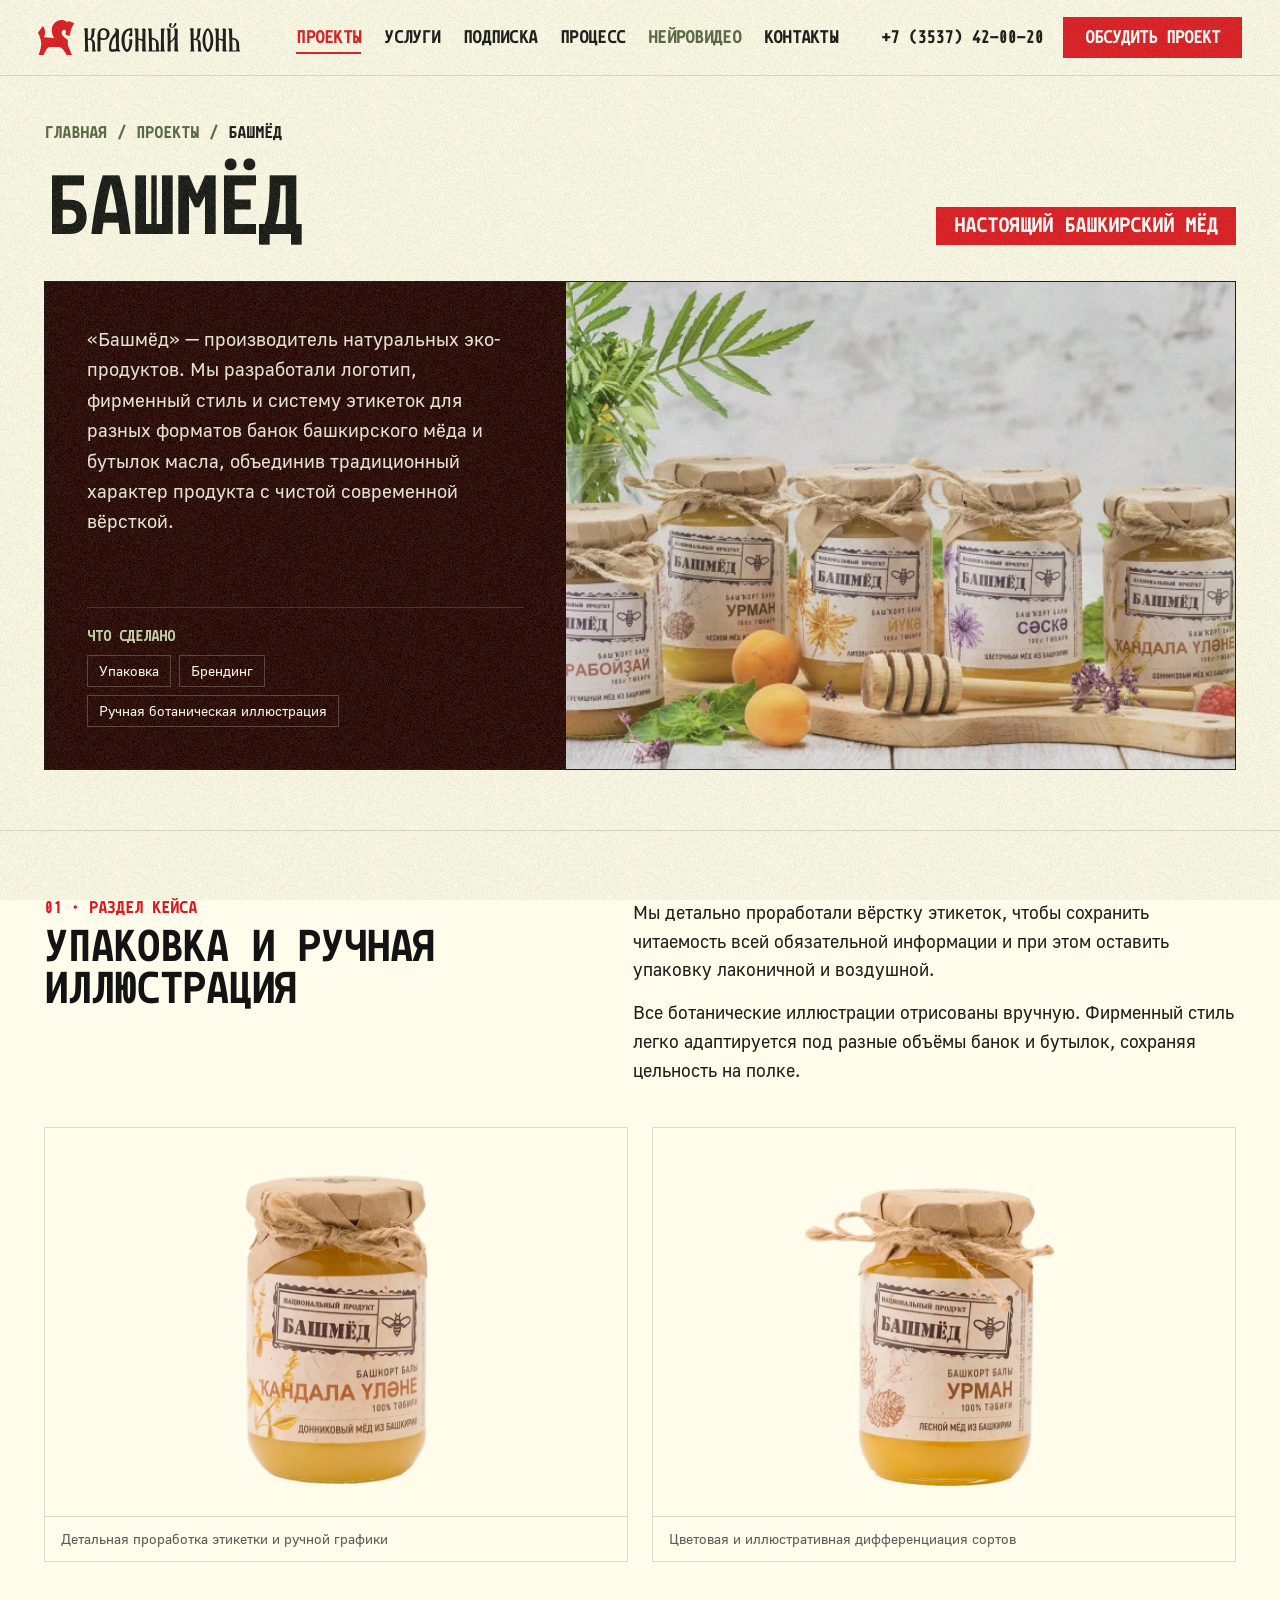
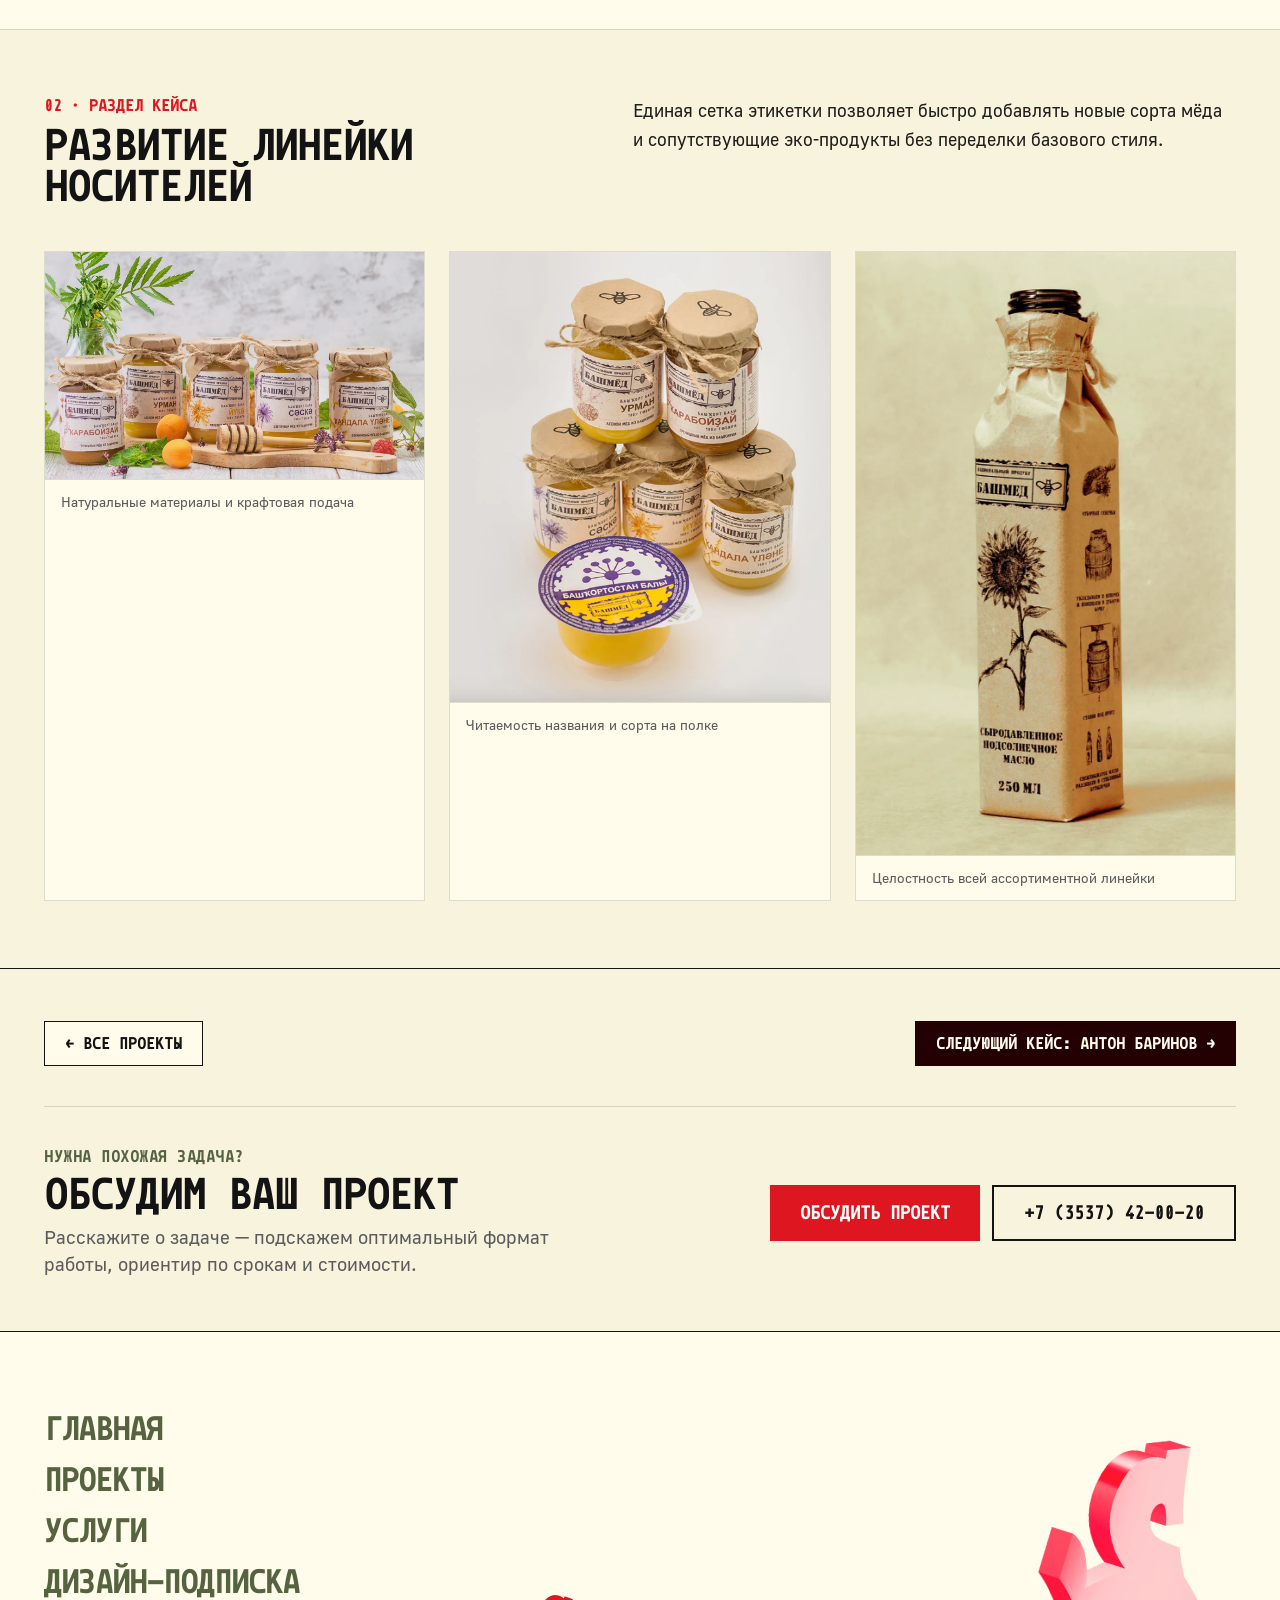
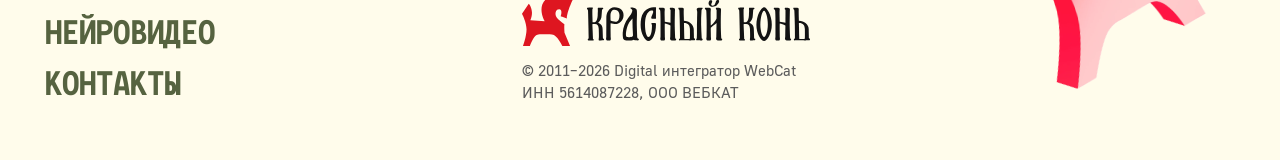
<file: projects/bashmed/index.html>
<!DOCTYPE html>
<html lang="ru" class="home-page">
<head>
  <meta charset="UTF-8">
  <meta name="viewport" content="width=device-width, initial-scale=1">
  <title>Башмёд — Проекты — Красный конь</title>
  <meta name="description" content="Кейс «Башмёд» студии «Красный конь»: логотип, фирменный стиль, ручные иллюстрации и дизайн этикеток для мёда и эко-масел.">
  <link rel="preload" href="../../assets/fonts/Monoid-Bold.woff2" as="font" type="font/woff2" crossorigin>
  <link rel="preload" href="../../assets/fonts/Golos-UI_Regular.woff2" as="font" type="font/woff2" crossorigin>
  <link rel="stylesheet" href="../../css/style.css?v=3">
  <link rel="stylesheet" href="../../css/home.css?v=3">
  <link rel="stylesheet" href="../../css/projects.css?v=1">
</head>
<body class="home case-page" data-page-id="project-bashmed" data-project-id="bashmed" data-ai-enabled="false">

  <a class="skip-link" href="#main-content">Перейти к основному содержанию</a>
  <div class="noise" aria-hidden="true"></div>

  <!-- ============ HEADER ============ -->
  <header class="header home-header" id="header" data-static data-section-id="header">
    <a class="logo" href="../../" aria-label="Красный конь — на главную">
      <img class="logo__horse" src="../../assets/img/logo-horse.svg" alt="" width="52" height="51">
      <img class="logo__word" src="../../assets/img/logo-wordmark.svg" alt="Красный конь" width="223" height="41">
    </a>

    <nav class="home-header__links" aria-label="Основная навигация">
      <a class="home-header__link" href="../" aria-current="page">Проекты</a>
      <a class="home-header__link" href="../../#services">Услуги</a>
      <a class="home-header__link" href="../../#subscription">Подписка</a>
      <a class="home-header__link" href="../../#process">Процесс</a>
      <a class="home-header__link home-header__link--accent" href="../../neurovideo/">Нейровидео</a>
      <a class="home-header__link" href="../../#contacts">Контакты</a>
    </nav>

    <div class="home-header__actions">
      <a class="home-header__phone" href="tel:+73537420020">+7 (3537) 42-00-20</a>
      <button class="btn btn--red home-header__cta" type="button" data-open-popup data-service="Похожий проект: Башмёд">Обсудить проект</button>
      <button class="burger" type="button" aria-label="Открыть меню" aria-expanded="false" aria-controls="menu" data-open-menu>
        <span></span><span></span><span></span>
      </button>
    </div>
  </header>

  <!-- ============ 12-КОЛОНОЧНАЯ ОБОЛОЧКА ============ -->
  <div class="page-shell" data-page-shell>
    <main class="page-main" id="main-content" data-main-content>

      <!-- Вводная секция кейса -->
      <section class="case-hero" id="intro" data-section-id="intro" data-section-title="О проекте: Башмёд" data-project-id="bashmed">
        <div class="h-wrap">
          <nav class="breadcrumbs" aria-label="Хлебные крошки">
            <ol class="breadcrumbs__list">
              <li class="breadcrumbs__item"><a class="breadcrumbs__link" href="../../">Главная</a></li>
              <li class="breadcrumbs__item"><a class="breadcrumbs__link" href="../">Проекты</a></li>
              <li class="breadcrumbs__item"><span class="breadcrumbs__current" aria-current="page">Башмёд</span></li>
            </ol>
          </nav>

          <div class="case-hero__head">
            <h1 class="case-hero__h1">Башмёд</h1>
            <span class="case-hero__badge">Настоящий башкирский мёд</span>
          </div>

          <div class="case-hero__split">
            <div class="case-hero__info">
              <p class="case-hero__desc">«Башмёд» — производитель натуральных эко-продуктов. Мы разработали логотип, фирменный стиль и систему этикеток для разных форматов банок башкирского мёда и бутылок масла, объединив традиционный характер продукта с чистой современной вёрсткой.</p>
              <div class="case-hero__scope">
                <span class="case-hero__scope-label">Что сделано</span>
                <div class="case-hero__tags">
                  <span class="case-hero__tag">Упаковка</span>
                  <span class="case-hero__tag">Брендинг</span>
                  <span class="case-hero__tag">Ручная ботаническая иллюстрация</span>
                </div>
              </div>
            </div>
            <div class="case-hero__media">
              <img src="../../assets/img/project-bashmed.webp" alt="Линейка банок с этикетками Башмёд" width="590" height="430" loading="eager">
            </div>
          </div>
        </div>
      </section>

      <!-- Секция 01: Упаковка и ручная иллюстрация -->
      <section class="case-section" id="packaging-branding" data-section-id="packaging-branding" data-section-title="Упаковка и ручная иллюстрация" data-project-id="bashmed">
        <div class="h-wrap">
          <div class="case-section__head">
            <div class="case-section__title-wrap">
              <span class="case-section__num">01 · Раздел кейса</span>
              <h2 class="case-section__title">Упаковка и ручная иллюстрация</h2>
            </div>
            <div class="case-section__text">
              <p>Мы детально проработали вёрстку этикеток, чтобы сохранить читаемость всей обязательной информации и при этом оставить упаковку лаконичной и воздушной.</p>
              <p>Все ботанические иллюстрации отрисованы вручную. Фирменный стиль легко адаптируется под разные объёмы банок и бутылок, сохраняя цельность на полке.</p>
            </div>
          </div>

          <div class="case-gallery case-gallery--two">
            <figure class="case-figure">
              <img src="../../assets/img/cases/bashmed/jar-1.webp" alt="Банка башкирского мёда Башмёд — вариант 1" width="1200" height="800" loading="lazy" decoding="async">
              <figcaption class="case-figure__cap">Детальная проработка этикетки и ручной графики</figcaption>
            </figure>
            <figure class="case-figure">
              <img src="../../assets/img/cases/bashmed/jar-2.webp" alt="Банка башкирского мёда Башмёд — вариант 2" width="1200" height="800" loading="lazy" decoding="async">
              <figcaption class="case-figure__cap">Цветовая и иллюстративная дифференциация сортов</figcaption>
            </figure>
          </div>
        </div>
      </section>

      <!-- Секция 02: Развитие линейки носителей -->
      <section class="case-section case-section--panel" id="lineup" data-section-id="lineup" data-section-title="Развитие линейки носителей" data-project-id="bashmed">
        <div class="h-wrap">
          <div class="case-section__head">
            <div class="case-section__title-wrap">
              <span class="case-section__num">02 · Раздел кейса</span>
              <h2 class="case-section__title">Развитие линейки носителей</h2>
            </div>
            <div class="case-section__text">
              <p>Единая сетка этикетки позволяет быстро добавлять новые сорта мёда и сопутствующие эко-продукты без переделки базового стиля.</p>
            </div>
          </div>

          <div class="case-gallery case-gallery--three">
            <figure class="case-figure">
              <img src="../../assets/img/cases/bashmed/slide-1.webp" alt="Продукция Башмёд — подача 1" width="1400" height="840" loading="lazy" decoding="async">
              <figcaption class="case-figure__cap">Натуральные материалы и крафтовая подача</figcaption>
            </figure>
            <figure class="case-figure">
              <img src="../../assets/img/cases/bashmed/slide-2.webp" alt="Продукция Башмёд — подача 2" width="1178" height="1400" loading="lazy" decoding="async">
              <figcaption class="case-figure__cap">Читаемость названия и сорта на полке</figcaption>
            </figure>
            <figure class="case-figure">
              <img src="../../assets/img/cases/bashmed/slide-3.webp" alt="Продукция Башмёд — подача 3" width="880" height="1400" loading="lazy" decoding="async">
              <figcaption class="case-figure__cap">Целостность всей ассортиментной линейки</figcaption>
            </figure>
          </div>
        </div>
      </section>

      <!-- Навигация по проектам и финальный CTA -->
      <section class="case-nav-band" id="case-cta" data-section-id="case-cta" data-section-title="Обсудить похожий проект" data-project-id="bashmed">
        <div class="h-wrap">
          <nav class="case-nav" aria-label="Навигация по проектам">
            <a class="case-nav__link" href="../">← Все проекты</a>
            <a class="case-nav__link case-nav__link--next" href="../anton-barinov/">Следующий кейс: Антон Баринов →</a>
          </nav>

          <div class="case-cta">
            <div class="case-cta__copy">
              <span class="h-kicker">Нужна похожая задача?</span>
              <h2 class="case-cta__title">Обсудим ваш проект</h2>
              <p class="h-subtitle">Расскажите о&nbsp;задаче — подскажем оптимальный формат работы, ориентир по&nbsp;срокам и&nbsp;стоимости.</p>
            </div>
            <div class="case-cta__actions">
              <button class="btn btn--red" type="button" data-open-popup data-service="Похожий проект: Башмёд">Обсудить проект</button>
              <a class="btn btn--outline" href="tel:+73537420020">+7 (3537) 42-00-20</a>
            </div>
          </div>
        </div>
      </section>

      <!-- ============ FOOTER ============ -->
      <footer class="h-footer" data-section-id="footer" data-section-title="Подвал сайта">
        <div class="h-wrap">
          <div class="h-footer__grid">
            <nav class="h-footer__nav" aria-label="Навигация в подвале">
              <a class="h-footer__link" href="../../">Главная</a>
              <a class="h-footer__link" href="../">Проекты</a>
              <a class="h-footer__link" href="../../#services">Услуги</a>
              <a class="h-footer__link" href="../../#subscription">Дизайн-подписка</a>
              <a class="h-footer__link" href="../../neurovideo/">Нейровидео</a>
              <a class="h-footer__link" href="../../#contacts">Контакты</a>
            </nav>

            <div class="h-footer__legal">
              <a class="logo" href="../../" aria-label="Красный конь — на главную">
                <img class="logo__horse" src="../../assets/img/logo-horse.svg" alt="" width="36" height="35" loading="lazy">
                <img class="logo__word" src="../../assets/img/logo-wordmark.svg" alt="Красный конь" width="156" height="29" loading="lazy">
              </a>
              <p class="h-footer__copy">
                © 2011–2026 Digital интегратор WebCat<br>
                ИНН 5614087228, ООО ВЕБКАТ
              </p>
            </div>

            <div class="h-footer__art" aria-hidden="true">
              <img class="h-footer__horse" src="../../assets/img/horse-3d.webp" alt="" width="1152" height="1578" loading="lazy" decoding="async">
            </div>
          </div>
        </div>
      </footer>
    </main>

    <!-- Слот будущего ИИ-ассистента и контекстного рассказчика (скрыт по умолчанию, 0px ширины) -->
    <aside class="page-assistant" id="ai-assistant-slot" data-ai-slot aria-label="ИИ-ассистент" hidden></aside>
  </div>

  <!-- ============ МЕНЮ (оверлей) ============ -->
  <div class="menu" id="menu" aria-hidden="true">
    <img class="menu__flower" src="../../assets/img/menu-flower.svg" alt="" aria-hidden="true" loading="lazy">
    <div class="menu__header">
      <a class="logo" href="../../" aria-label="Красный конь — на главную">
        <img class="logo__horse" src="../../assets/img/logo-horse.svg" alt="" width="52" height="51">
        <img class="logo__word" src="../../assets/img/logo-wordmark-white.svg" alt="Красный конь" width="223" height="41">
      </a>
      <button class="menu__close" type="button" aria-label="Закрыть меню" data-close-menu>
        <img src="../../assets/img/close-white.svg" alt="" width="44" height="44">
      </button>
    </div>

    <nav class="big-links big-links--menu" aria-label="Мобильное меню">
      <a class="big-link" href="../../"><span class="big-link__inner"><img src="../../assets/img/triangle-red.svg" alt="" class="big-link__arrow">Главная</span></a>
      <a class="big-link is-current" href="../"><span class="big-link__inner"><img src="../../assets/img/triangle-red.svg" alt="" class="big-link__arrow">Проекты</span></a>
      <a class="big-link" href="../../#services"><span class="big-link__inner"><img src="../../assets/img/triangle-red.svg" alt="" class="big-link__arrow">Услуги</span></a>
      <a class="big-link" href="../../neurovideo/"><span class="big-link__inner"><img src="../../assets/img/triangle-red.svg" alt="" class="big-link__arrow">Нейровидео</span></a>
      <a class="big-link" href="../../#contacts"><span class="big-link__inner"><img src="../../assets/img/triangle-red.svg" alt="" class="big-link__arrow">Контакты</span></a>
    </nav>

    <div class="menu__meta">
      <div class="menu__contacts">
        <a class="menu__phone" href="tel:+73537420020">+7 (3537) 42-00-20</a>
        <button class="btn btn--red" type="button" data-open-popup data-service="Похожий проект: Башмёд">Обсудить проект</button>
      </div>
      <p class="menu__copy">© 2011–2026 Digital интегратор WebCat<br>ИНН 5614087228, ООО ВЕБКАТ</p>
    </div>
  </div>

  <!-- ============ ПОП-АП (preview-режим до P0-F) ============ -->
  <div class="popup" id="popup" aria-hidden="true">
    <div class="popup__overlay" data-close-popup></div>
    <div class="popup__card" role="dialog" aria-modal="true" aria-labelledby="popup-title">
      <div class="popup__view popup__view--form">
        <div class="popup__head">
          <h2 class="popup__title" id="popup-title" data-popup-title>Познакомимся?</h2>
          <p class="popup__sub" data-popup-sub>Оставьте контакты — обсудим задачу и&nbsp;ориентир по&nbsp;срокам</p>
        </div>
        <button class="popup__close" type="button" aria-label="Закрыть" data-close-popup>
          <img src="../../assets/img/close-green.svg" alt="" width="32" height="32">
        </button>

        <form class="popup__form" id="lead-form" data-form-mode="preview" novalidate>
          <input type="hidden" name="service" value="">
          <div class="popup__fields">
            <label class="field"><input type="text" name="name" placeholder="От кого" autocomplete="name" required></label>
            <label class="field"><input type="tel" name="phone" placeholder="Номер телефона" autocomplete="tel" required></label>
            <label class="field"><input type="text" name="message" placeholder="Коротко опишите запрос"></label>
          </div>
          <p class="popup__notice">Preview-версия: форма работает в&nbsp;тестовом режиме без отправки на&nbsp;сервер. Подключение CRM и&nbsp;документов ПД запланировано на&nbsp;этап P0-F.</p>
          <button class="btn popup__submit" type="submit">Отправить (тест)</button>
        </form>

        <div class="stamp" aria-hidden="true">
          <img class="stamp__border" src="../../assets/img/stamp-border.svg" alt="">
          <span class="stamp__bg"></span>
          <img class="stamp__clouds" src="../../assets/img/stamp-clouds.svg" alt="">
          <img class="stamp__horse" src="../../assets/img/stamp-horse.svg" alt="">
          <img class="stamp__word" src="../../assets/img/stamp-wordmark.svg" alt="">
        </div>
      </div>

      <div class="popup__view popup__view--done" aria-live="polite">
        <img class="popup__flap" src="../../assets/img/envelope-flap.svg" alt="">
        <div class="popup__thanks">
          <p class="popup__thanks-title" data-popup-thanks-title>Тестовый режим (preview)</p>
          <p class="popup__thanks-text" data-popup-thanks-text>Заявка не отправлена на сервер — подключение CRM запланировано на следующий этап. Для связи: +7 (3537) 42-00-20.</p>
        </div>
      </div>
    </div>
  </div>

  <script src="../../js/common.js?v=3"></script>
  <script src="../../js/projects.js?v=1"></script>
</body>
</html>
</file>
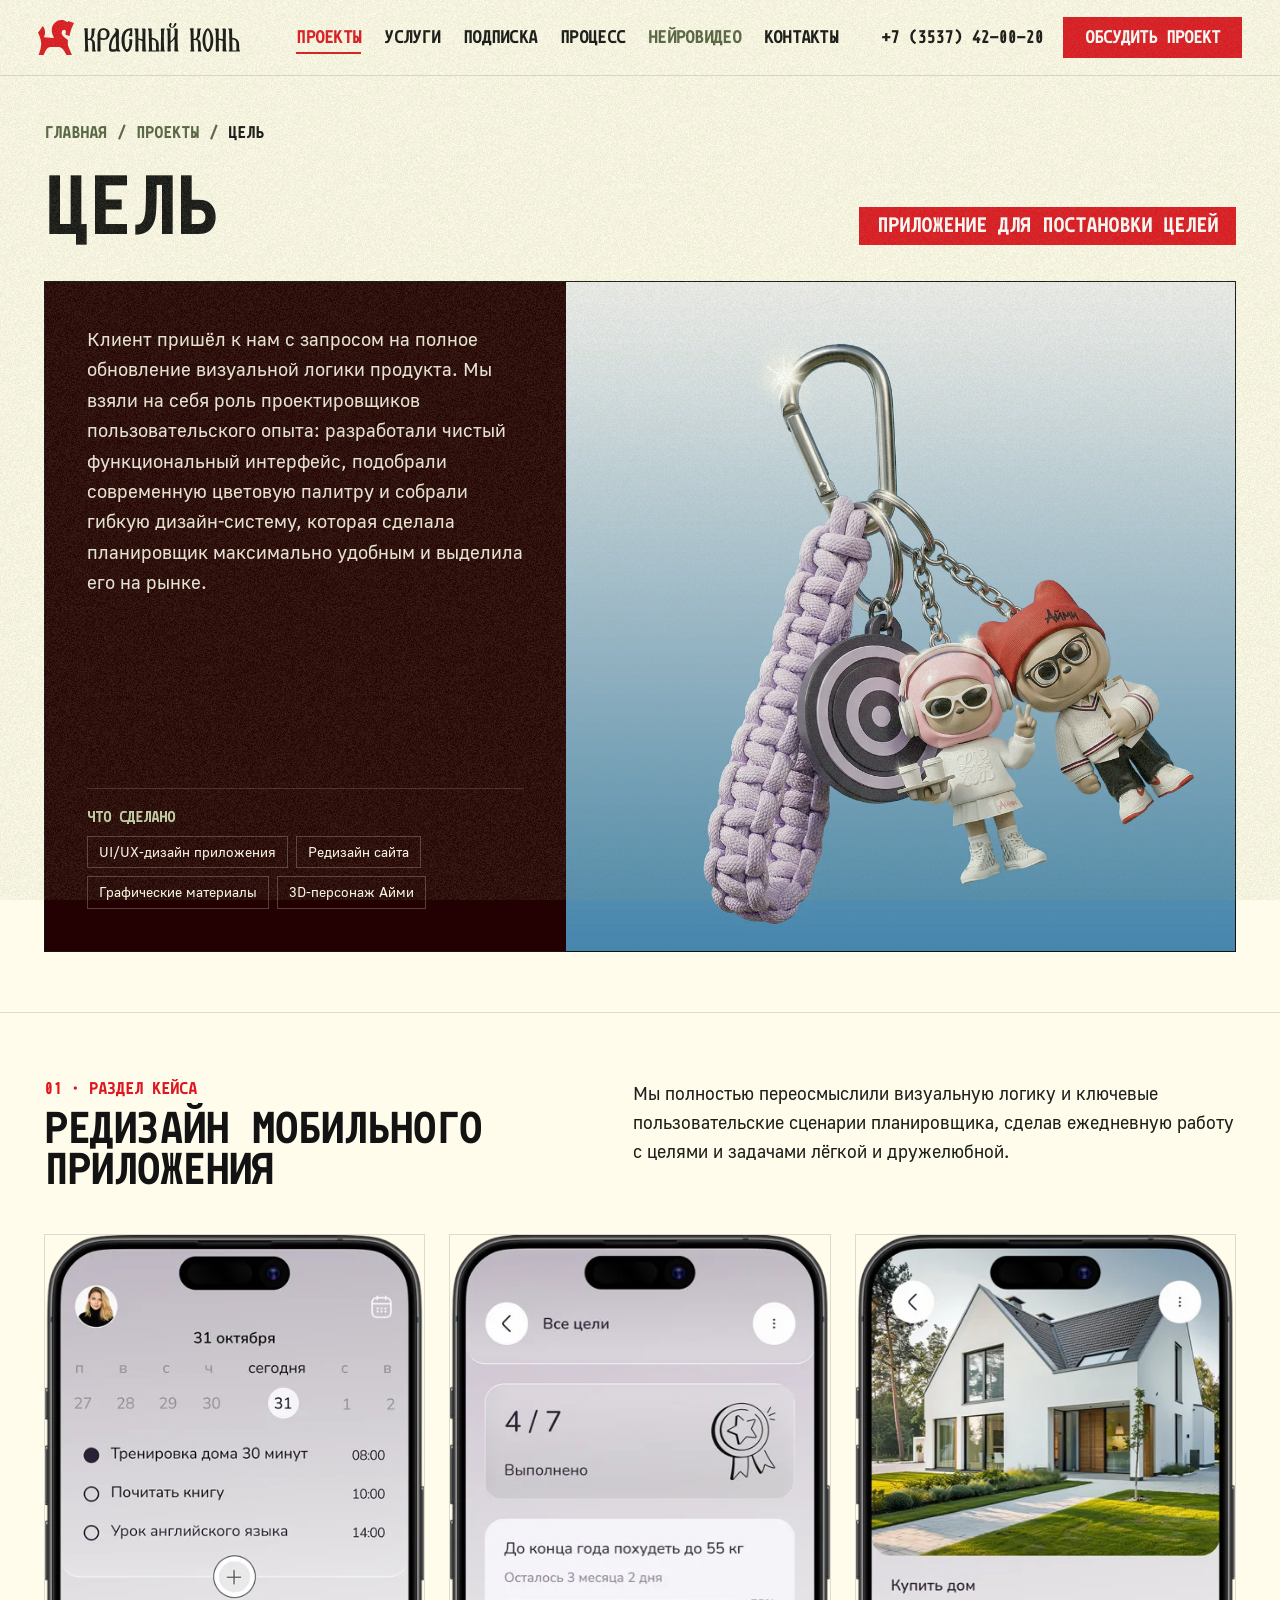
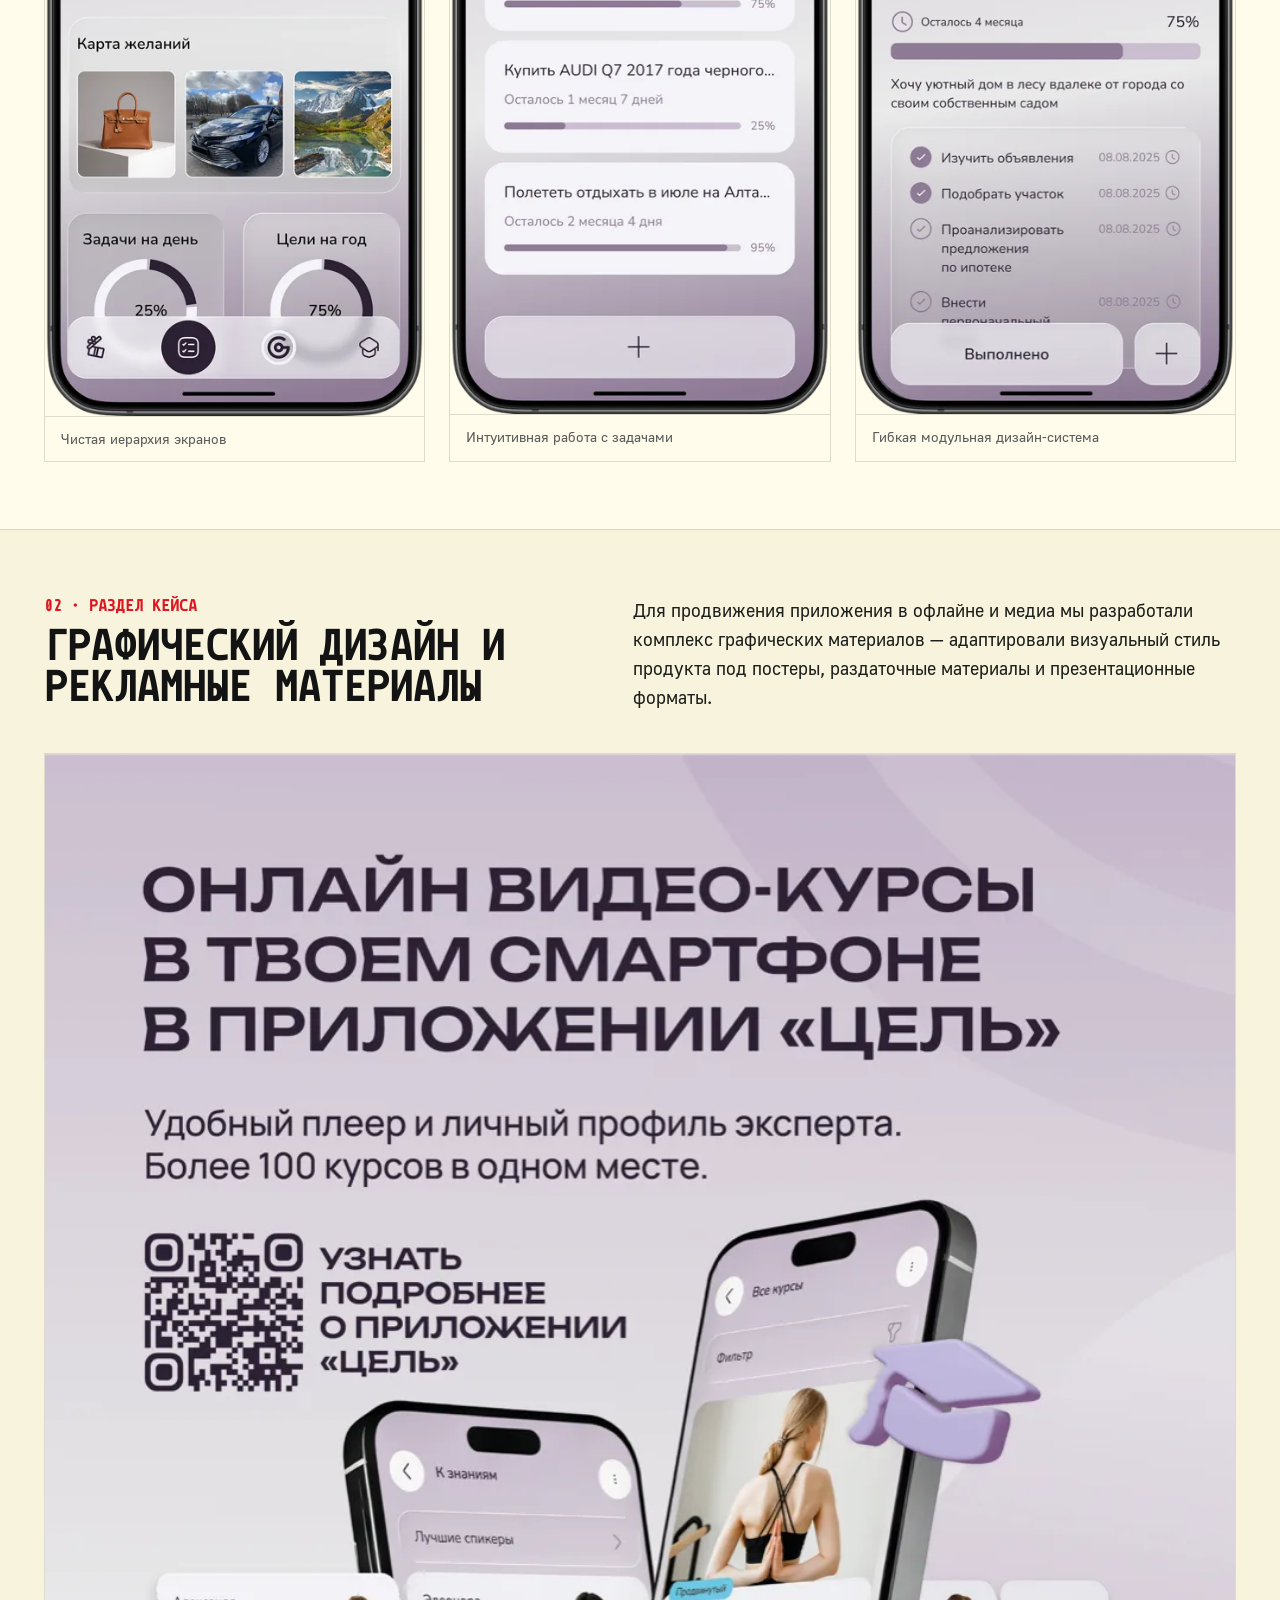
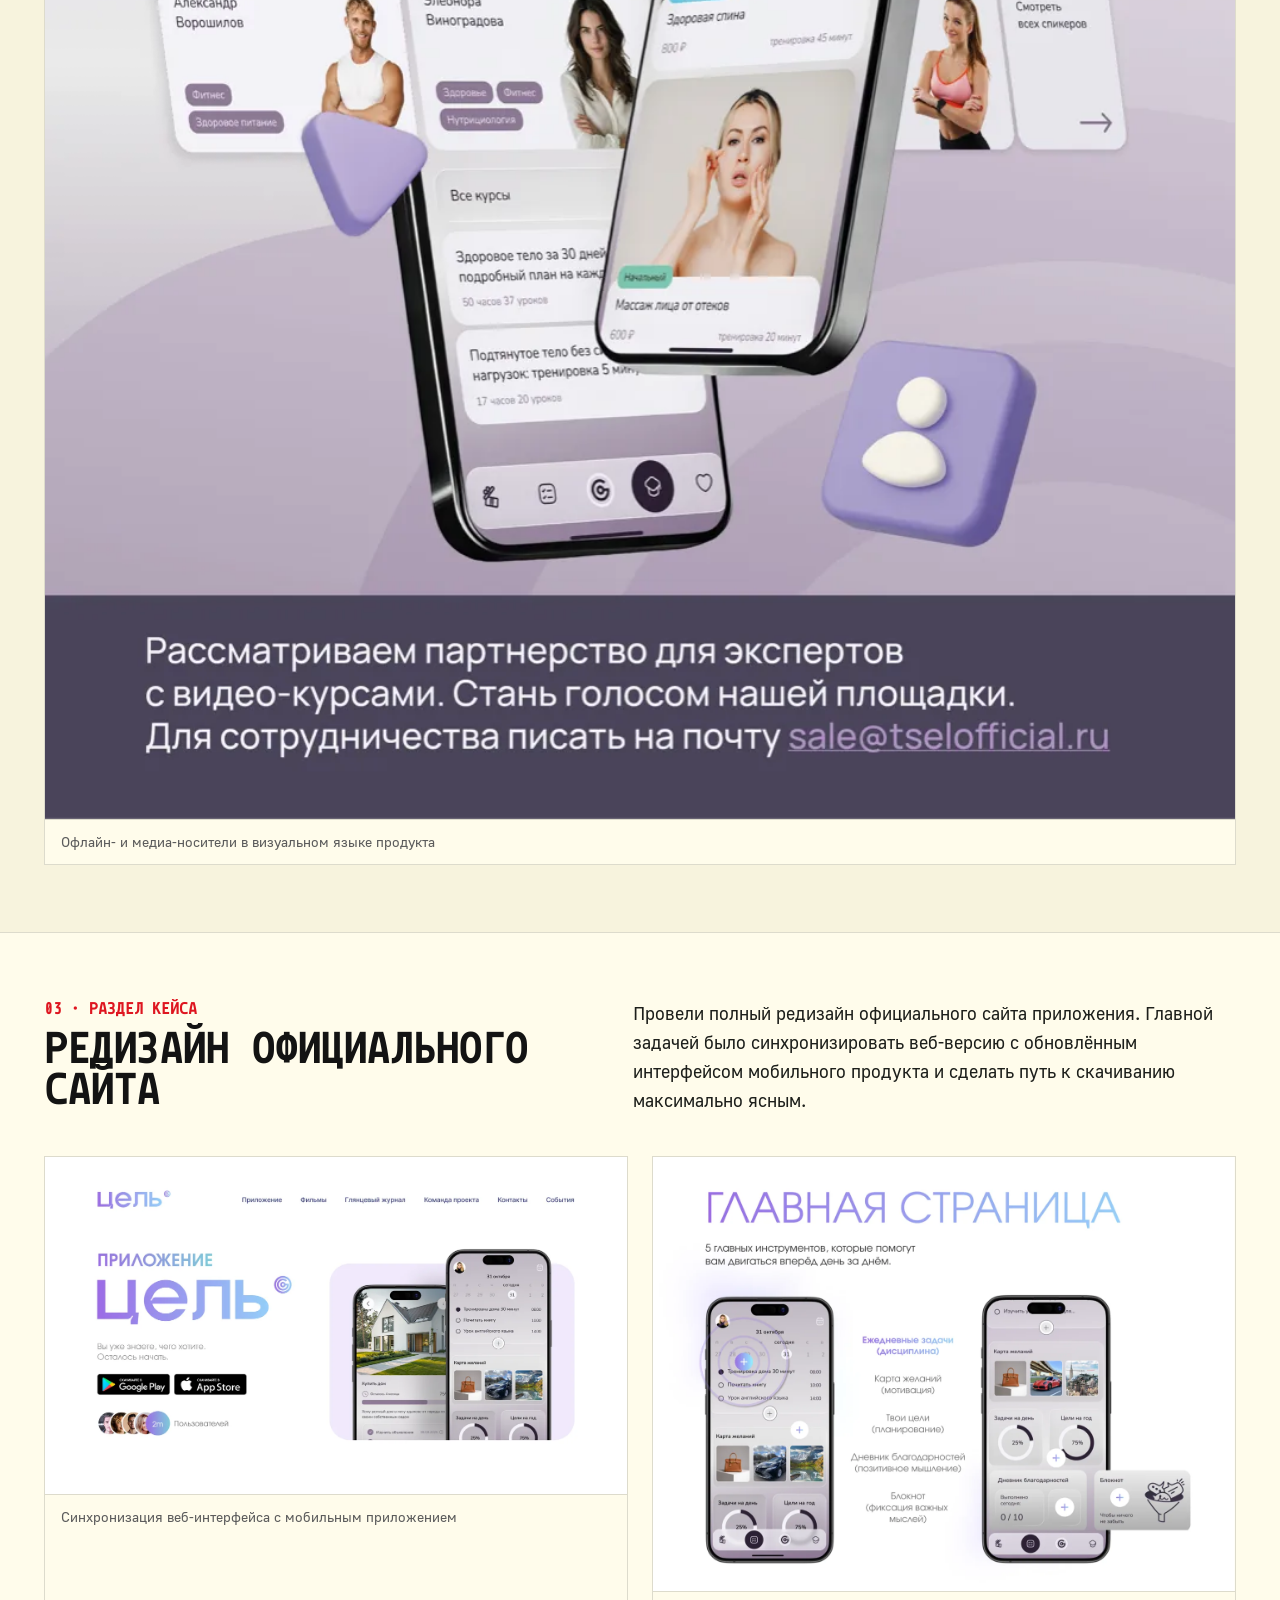
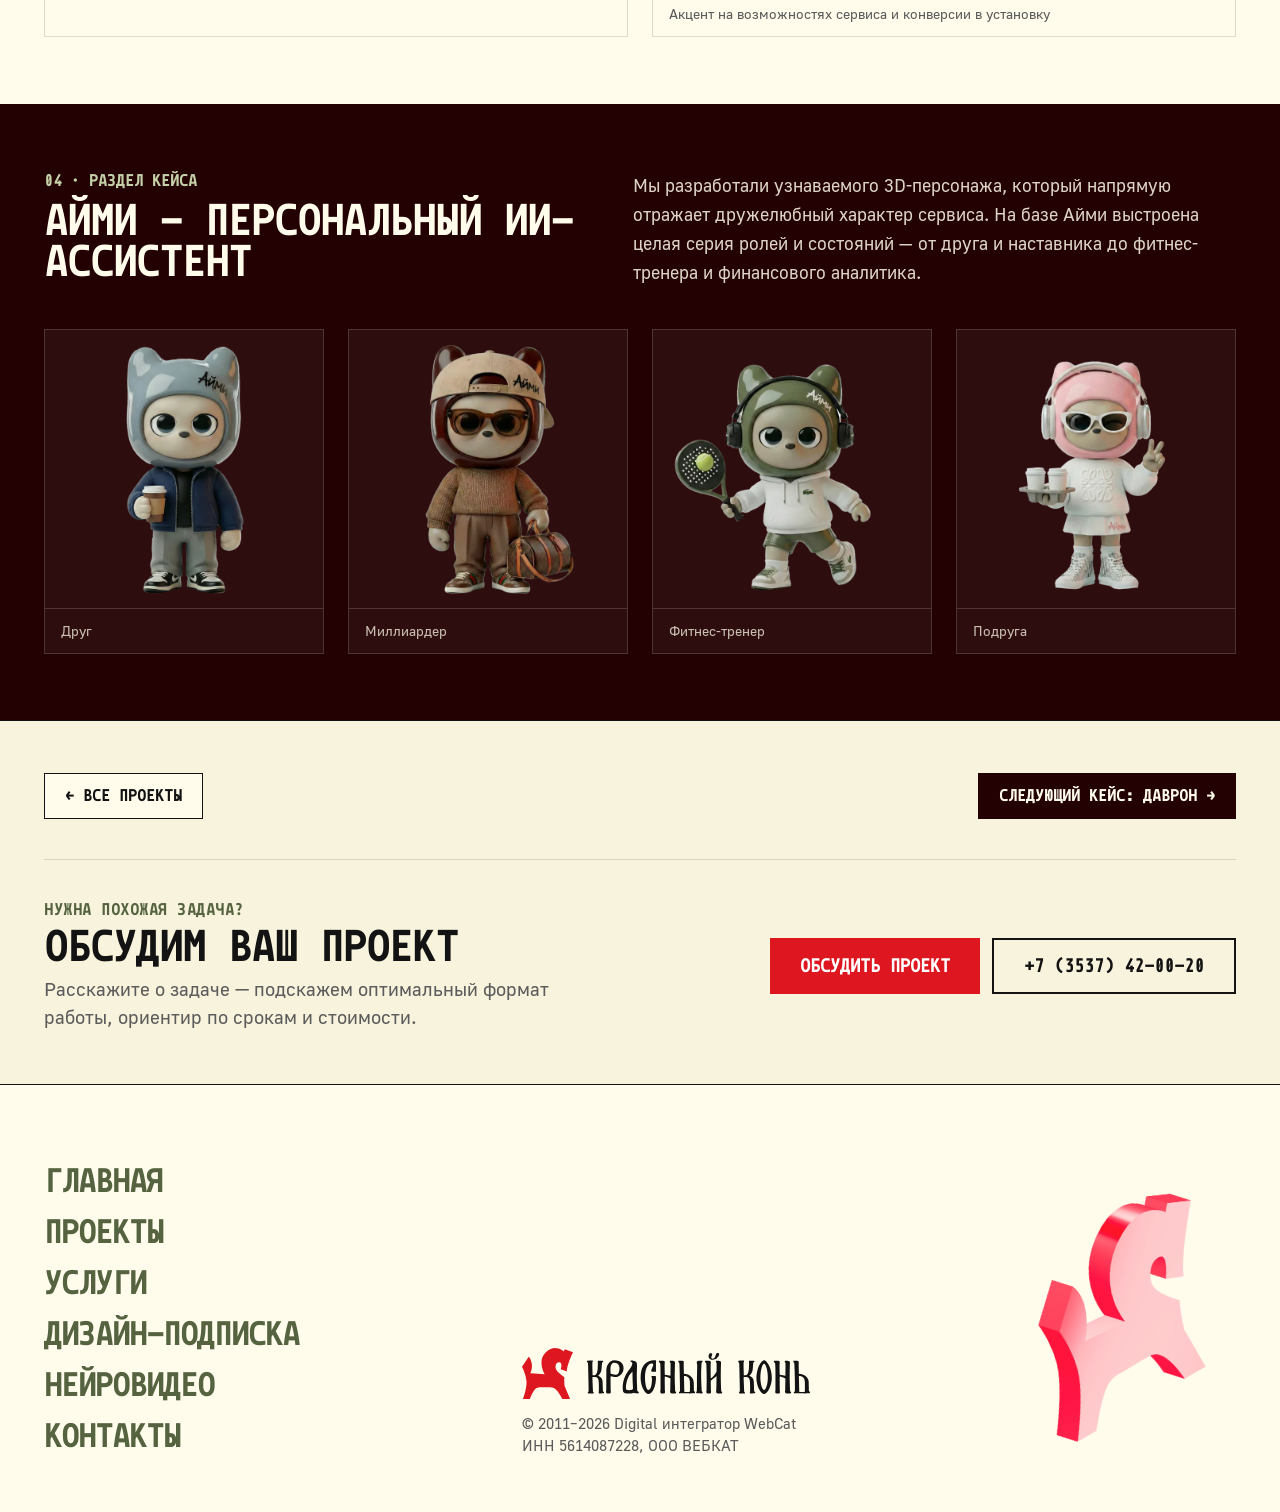
<file: projects/cel/index.html>
<!DOCTYPE html>
<html lang="ru" class="home-page">
<head>
  <meta charset="UTF-8">
  <meta name="viewport" content="width=device-width, initial-scale=1">
  <title>Цель — Проекты — Красный конь</title>
  <meta name="description" content="Кейс «Цель» студии «Красный конь»: редизайн мобильного приложения и сайта, графические материалы и 3D-маскот Айми.">
  <link rel="preload" href="../../assets/fonts/Monoid-Bold.woff2" as="font" type="font/woff2" crossorigin>
  <link rel="preload" href="../../assets/fonts/Golos-UI_Regular.woff2" as="font" type="font/woff2" crossorigin>
  <link rel="stylesheet" href="../../css/style.css?v=3">
  <link rel="stylesheet" href="../../css/home.css?v=3">
  <link rel="stylesheet" href="../../css/projects.css?v=1">
</head>
<body class="home case-page" data-page-id="project-cel" data-project-id="cel" data-ai-enabled="false">

  <a class="skip-link" href="#main-content">Перейти к основному содержанию</a>
  <div class="noise" aria-hidden="true"></div>

  <!-- ============ HEADER ============ -->
  <header class="header home-header" id="header" data-static data-section-id="header">
    <a class="logo" href="../../" aria-label="Красный конь — на главную">
      <img class="logo__horse" src="../../assets/img/logo-horse.svg" alt="" width="52" height="51">
      <img class="logo__word" src="../../assets/img/logo-wordmark.svg" alt="Красный конь" width="223" height="41">
    </a>

    <nav class="home-header__links" aria-label="Основная навигация">
      <a class="home-header__link" href="../" aria-current="page">Проекты</a>
      <a class="home-header__link" href="../../#services">Услуги</a>
      <a class="home-header__link" href="../../#subscription">Подписка</a>
      <a class="home-header__link" href="../../#process">Процесс</a>
      <a class="home-header__link home-header__link--accent" href="../../neurovideo/">Нейровидео</a>
      <a class="home-header__link" href="../../#contacts">Контакты</a>
    </nav>

    <div class="home-header__actions">
      <a class="home-header__phone" href="tel:+73537420020">+7 (3537) 42-00-20</a>
      <button class="btn btn--red home-header__cta" type="button" data-open-popup data-service="Похожий проект: Цель">Обсудить проект</button>
      <button class="burger" type="button" aria-label="Открыть меню" aria-expanded="false" aria-controls="menu" data-open-menu>
        <span></span><span></span><span></span>
      </button>
    </div>
  </header>

  <!-- ============ 12-КОЛОНОЧНАЯ ОБОЛОЧКА ============ -->
  <div class="page-shell" data-page-shell>
    <main class="page-main" id="main-content" data-main-content>

      <!-- Вводная секция кейса -->
      <section class="case-hero" id="intro" data-section-id="intro" data-section-title="О проекте: Цель" data-project-id="cel">
        <div class="h-wrap">
          <nav class="breadcrumbs" aria-label="Хлебные крошки">
            <ol class="breadcrumbs__list">
              <li class="breadcrumbs__item"><a class="breadcrumbs__link" href="../../">Главная</a></li>
              <li class="breadcrumbs__item"><a class="breadcrumbs__link" href="../">Проекты</a></li>
              <li class="breadcrumbs__item"><span class="breadcrumbs__current" aria-current="page">Цель</span></li>
            </ol>
          </nav>

          <div class="case-hero__head">
            <h1 class="case-hero__h1">Цель</h1>
            <span class="case-hero__badge">Приложение для постановки целей</span>
          </div>

          <div class="case-hero__split">
            <div class="case-hero__info">
              <p class="case-hero__desc">Клиент пришёл к нам с запросом на полное обновление визуальной логики продукта. Мы взяли на себя роль проектировщиков пользовательского опыта: разработали чистый функциональный интерфейс, подобрали современную цветовую палитру и собрали гибкую дизайн-систему, которая сделала планировщик максимально удобным и выделила его на рынке.</p>
              <div class="case-hero__scope">
                <span class="case-hero__scope-label">Что сделано</span>
                <div class="case-hero__tags">
                  <span class="case-hero__tag">UI/UX-дизайн приложения</span>
                  <span class="case-hero__tag">Редизайн сайта</span>
                  <span class="case-hero__tag">Графические материалы</span>
                  <span class="case-hero__tag">3D-персонаж Айми</span>
                </div>
              </div>
            </div>
            <div class="case-hero__media">
              <img src="../../assets/img/project-cel.webp" alt="Интерфейс и визуальный образ приложения Цель" width="1130" height="1130" loading="eager">
            </div>
          </div>
        </div>
      </section>

      <!-- Секция 01: Редизайн мобильного приложения -->
      <section class="case-section" id="redesign" data-section-id="redesign" data-section-title="Редизайн мобильного приложения" data-project-id="cel">
        <div class="h-wrap">
          <div class="case-section__head">
            <div class="case-section__title-wrap">
              <span class="case-section__num">01 · Раздел кейса</span>
              <h2 class="case-section__title">Редизайн мобильного приложения</h2>
            </div>
            <div class="case-section__text">
              <p>Мы полностью переосмыслили визуальную логику и ключевые пользовательские сценарии планировщика, сделав ежедневную работу с целями и задачами лёгкой и дружелюбной.</p>
            </div>
          </div>

          <div class="case-gallery case-gallery--three">
            <figure class="case-figure">
              <img src="../../assets/img/cases/cel/app-1.webp" alt="Экран мобильного приложения Цель — 1" width="437" height="900" loading="lazy" decoding="async">
              <figcaption class="case-figure__cap">Чистая иерархия экранов</figcaption>
            </figure>
            <figure class="case-figure">
              <img src="../../assets/img/cases/cel/app-2.webp" alt="Экран мобильного приложения Цель — 2" width="438" height="900" loading="lazy" decoding="async">
              <figcaption class="case-figure__cap">Интуитивная работа с задачами</figcaption>
            </figure>
            <figure class="case-figure">
              <img src="../../assets/img/cases/cel/app-3.webp" alt="Экран мобильного приложения Цель — 3" width="438" height="900" loading="lazy" decoding="async">
              <figcaption class="case-figure__cap">Гибкая модульная дизайн-система</figcaption>
            </figure>
          </div>
        </div>
      </section>

      <!-- Секция 02: Графический дизайн и рекламные материалы -->
      <section class="case-section case-section--panel" id="promo" data-section-id="promo" data-section-title="Графический дизайн и рекламные материалы" data-project-id="cel">
        <div class="h-wrap">
          <div class="case-section__head">
            <div class="case-section__title-wrap">
              <span class="case-section__num">02 · Раздел кейса</span>
              <h2 class="case-section__title">Графический дизайн и рекламные материалы</h2>
            </div>
            <div class="case-section__text">
              <p>Для продвижения приложения в офлайне и медиа мы разработали комплекс графических материалов — адаптировали визуальный стиль продукта под постеры, раздаточные материалы и презентационные форматы.</p>
            </div>
          </div>

          <div class="case-gallery case-gallery--single">
            <figure class="case-figure">
              <img src="../../assets/img/cases/cel/poster.webp" alt="Рекламный постер приложения Цель" width="1001" height="1400" loading="lazy" decoding="async">
              <figcaption class="case-figure__cap">Офлайн- и медиа-носители в визуальном языке продукта</figcaption>
            </figure>
          </div>
        </div>
      </section>

      <!-- Секция 03: Редизайн официального сайта -->
      <section class="case-section" id="website" data-section-id="website" data-section-title="Редизайн официального сайта" data-project-id="cel">
        <div class="h-wrap">
          <div class="case-section__head">
            <div class="case-section__title-wrap">
              <span class="case-section__num">03 · Раздел кейса</span>
              <h2 class="case-section__title">Редизайн официального сайта</h2>
            </div>
            <div class="case-section__text">
              <p>Провели полный редизайн официального сайта приложения. Главной задачей было синхронизировать веб-версию с обновлённым интерфейсом мобильного продукта и сделать путь к скачиванию максимально ясным.</p>
            </div>
          </div>

          <div class="case-gallery case-gallery--two">
            <figure class="case-figure">
              <img src="../../assets/img/cases/cel/site-1.webp" alt="Официальный сайт приложения Цель — экран 1" width="1400" height="809" loading="lazy" decoding="async">
              <figcaption class="case-figure__cap">Синхронизация веб-интерфейса с мобильным приложением</figcaption>
            </figure>
            <figure class="case-figure">
              <img src="../../assets/img/cases/cel/site-2.webp" alt="Официальный сайт приложения Цель — экран 2" width="1400" height="1043" loading="lazy" decoding="async">
              <figcaption class="case-figure__cap">Акцент на возможностях сервиса и конверсии в установку</figcaption>
            </figure>
          </div>
        </div>
      </section>

      <!-- Секция 04: Айми — персональный ИИ-ассистент -->
      <section class="case-section case-section--dark" id="mascots" data-section-id="mascots" data-section-title="Айми — персональный ИИ-ассистент" data-project-id="cel">
        <div class="h-wrap">
          <div class="case-section__head">
            <div class="case-section__title-wrap">
              <span class="case-section__num">04 · Раздел кейса</span>
              <h2 class="case-section__title">Айми — персональный ИИ-ассистент</h2>
            </div>
            <div class="case-section__text">
              <p>Мы разработали узнаваемого 3D-персонажа, который напрямую отражает дружелюбный характер сервиса. На базе Айми выстроена целая серия ролей и состояний — от друга и наставника до фитнес-тренера и финансового аналитика.</p>
            </div>
          </div>

          <div class="case-gallery case-gallery--four">
            <figure class="case-figure">
              <img src="../../assets/img/cases/cel/aimi-1.webp" alt="3D-персонаж Айми — Друг" width="700" height="700" loading="lazy" decoding="async">
              <figcaption class="case-figure__cap">Друг</figcaption>
            </figure>
            <figure class="case-figure">
              <img src="../../assets/img/cases/cel/aimi-2.webp" alt="3D-персонаж Айми — Миллиардер" width="700" height="700" loading="lazy" decoding="async">
              <figcaption class="case-figure__cap">Миллиардер</figcaption>
            </figure>
            <figure class="case-figure">
              <img src="../../assets/img/cases/cel/aimi-3.webp" alt="3D-персонаж Айми — Фитнес-тренер" width="700" height="700" loading="lazy" decoding="async">
              <figcaption class="case-figure__cap">Фитнес-тренер</figcaption>
            </figure>
            <figure class="case-figure">
              <img src="../../assets/img/cases/cel/aimi-4.webp" alt="3D-персонаж Айми — Подруга" width="700" height="700" loading="lazy" decoding="async">
              <figcaption class="case-figure__cap">Подруга</figcaption>
            </figure>
          </div>
        </div>
      </section>

      <!-- Навигация по проектам и финальный CTA -->
      <section class="case-nav-band" id="case-cta" data-section-id="case-cta" data-section-title="Обсудить похожий проект" data-project-id="cel">
        <div class="h-wrap">
          <nav class="case-nav" aria-label="Навигация по проектам">
            <a class="case-nav__link" href="../">← Все проекты</a>
            <a class="case-nav__link case-nav__link--next" href="../davron/">Следующий кейс: Даврон →</a>
          </nav>

          <div class="case-cta">
            <div class="case-cta__copy">
              <span class="h-kicker">Нужна похожая задача?</span>
              <h2 class="case-cta__title">Обсудим ваш проект</h2>
              <p class="h-subtitle">Расскажите о&nbsp;задаче — подскажем оптимальный формат работы, ориентир по&nbsp;срокам и&nbsp;стоимости.</p>
            </div>
            <div class="case-cta__actions">
              <button class="btn btn--red" type="button" data-open-popup data-service="Похожий проект: Цель">Обсудить проект</button>
              <a class="btn btn--outline" href="tel:+73537420020">+7 (3537) 42-00-20</a>
            </div>
          </div>
        </div>
      </section>

      <!-- ============ FOOTER ============ -->
      <footer class="h-footer" data-section-id="footer" data-section-title="Подвал сайта">
        <div class="h-wrap">
          <div class="h-footer__grid">
            <nav class="h-footer__nav" aria-label="Навигация в подвале">
              <a class="h-footer__link" href="../../">Главная</a>
              <a class="h-footer__link" href="../">Проекты</a>
              <a class="h-footer__link" href="../../#services">Услуги</a>
              <a class="h-footer__link" href="../../#subscription">Дизайн-подписка</a>
              <a class="h-footer__link" href="../../neurovideo/">Нейровидео</a>
              <a class="h-footer__link" href="../../#contacts">Контакты</a>
            </nav>

            <div class="h-footer__legal">
              <a class="logo" href="../../" aria-label="Красный конь — на главную">
                <img class="logo__horse" src="../../assets/img/logo-horse.svg" alt="" width="36" height="35" loading="lazy">
                <img class="logo__word" src="../../assets/img/logo-wordmark.svg" alt="Красный конь" width="156" height="29" loading="lazy">
              </a>
              <p class="h-footer__copy">
                © 2011–2026 Digital интегратор WebCat<br>
                ИНН 5614087228, ООО ВЕБКАТ
              </p>
            </div>

            <div class="h-footer__art" aria-hidden="true">
              <img class="h-footer__horse" src="../../assets/img/horse-3d.webp" alt="" width="1152" height="1578" loading="lazy" decoding="async">
            </div>
          </div>
        </div>
      </footer>
    </main>

    <!-- Слот будущего ИИ-ассистента и контекстного рассказчика (скрыт по умолчанию, 0px ширины) -->
    <aside class="page-assistant" id="ai-assistant-slot" data-ai-slot aria-label="ИИ-ассистент" hidden></aside>
  </div>

  <!-- ============ МЕНЮ (оверлей) ============ -->
  <div class="menu" id="menu" aria-hidden="true">
    <img class="menu__flower" src="../../assets/img/menu-flower.svg" alt="" aria-hidden="true" loading="lazy">
    <div class="menu__header">
      <a class="logo" href="../../" aria-label="Красный конь — на главную">
        <img class="logo__horse" src="../../assets/img/logo-horse.svg" alt="" width="52" height="51">
        <img class="logo__word" src="../../assets/img/logo-wordmark-white.svg" alt="Красный конь" width="223" height="41">
      </a>
      <button class="menu__close" type="button" aria-label="Закрыть меню" data-close-menu>
        <img src="../../assets/img/close-white.svg" alt="" width="44" height="44">
      </button>
    </div>

    <nav class="big-links big-links--menu" aria-label="Мобильное меню">
      <a class="big-link" href="../../"><span class="big-link__inner"><img src="../../assets/img/triangle-red.svg" alt="" class="big-link__arrow">Главная</span></a>
      <a class="big-link is-current" href="../"><span class="big-link__inner"><img src="../../assets/img/triangle-red.svg" alt="" class="big-link__arrow">Проекты</span></a>
      <a class="big-link" href="../../#services"><span class="big-link__inner"><img src="../../assets/img/triangle-red.svg" alt="" class="big-link__arrow">Услуги</span></a>
      <a class="big-link" href="../../neurovideo/"><span class="big-link__inner"><img src="../../assets/img/triangle-red.svg" alt="" class="big-link__arrow">Нейровидео</span></a>
      <a class="big-link" href="../../#contacts"><span class="big-link__inner"><img src="../../assets/img/triangle-red.svg" alt="" class="big-link__arrow">Контакты</span></a>
    </nav>

    <div class="menu__meta">
      <div class="menu__contacts">
        <a class="menu__phone" href="tel:+73537420020">+7 (3537) 42-00-20</a>
        <button class="btn btn--red" type="button" data-open-popup data-service="Похожий проект: Цель">Обсудить проект</button>
      </div>
      <p class="menu__copy">© 2011–2026 Digital интегратор WebCat<br>ИНН 5614087228, ООО ВЕБКАТ</p>
    </div>
  </div>

  <!-- ============ ПОП-АП (preview-режим до P0-F) ============ -->
  <div class="popup" id="popup" aria-hidden="true">
    <div class="popup__overlay" data-close-popup></div>
    <div class="popup__card" role="dialog" aria-modal="true" aria-labelledby="popup-title">
      <div class="popup__view popup__view--form">
        <div class="popup__head">
          <h2 class="popup__title" id="popup-title" data-popup-title>Познакомимся?</h2>
          <p class="popup__sub" data-popup-sub>Оставьте контакты — обсудим задачу и&nbsp;ориентир по&nbsp;срокам</p>
        </div>
        <button class="popup__close" type="button" aria-label="Закрыть" data-close-popup>
          <img src="../../assets/img/close-green.svg" alt="" width="32" height="32">
        </button>

        <form class="popup__form" id="lead-form" data-form-mode="preview" novalidate>
          <input type="hidden" name="service" value="">
          <div class="popup__fields">
            <label class="field"><input type="text" name="name" placeholder="От кого" autocomplete="name" required></label>
            <label class="field"><input type="tel" name="phone" placeholder="Номер телефона" autocomplete="tel" required></label>
            <label class="field"><input type="text" name="message" placeholder="Коротко опишите запрос"></label>
          </div>
          <p class="popup__notice">Preview-версия: форма работает в&nbsp;тестовом режиме без отправки на&nbsp;сервер. Подключение CRM и&nbsp;документов ПД запланировано на&nbsp;этап P0-F.</p>
          <button class="btn popup__submit" type="submit">Отправить (тест)</button>
        </form>

        <div class="stamp" aria-hidden="true">
          <img class="stamp__border" src="../../assets/img/stamp-border.svg" alt="">
          <span class="stamp__bg"></span>
          <img class="stamp__clouds" src="../../assets/img/stamp-clouds.svg" alt="">
          <img class="stamp__horse" src="../../assets/img/stamp-horse.svg" alt="">
          <img class="stamp__word" src="../../assets/img/stamp-wordmark.svg" alt="">
        </div>
      </div>

      <div class="popup__view popup__view--done" aria-live="polite">
        <img class="popup__flap" src="../../assets/img/envelope-flap.svg" alt="">
        <div class="popup__thanks">
          <p class="popup__thanks-title" data-popup-thanks-title>Тестовый режим (preview)</p>
          <p class="popup__thanks-text" data-popup-thanks-text>Заявка не отправлена на сервер — подключение CRM запланировано на следующий этап. Для связи: +7 (3537) 42-00-20.</p>
        </div>
      </div>
    </div>
  </div>

  <script src="../../js/common.js?v=3"></script>
  <script src="../../js/projects.js?v=1"></script>
</body>
</html>
</file>
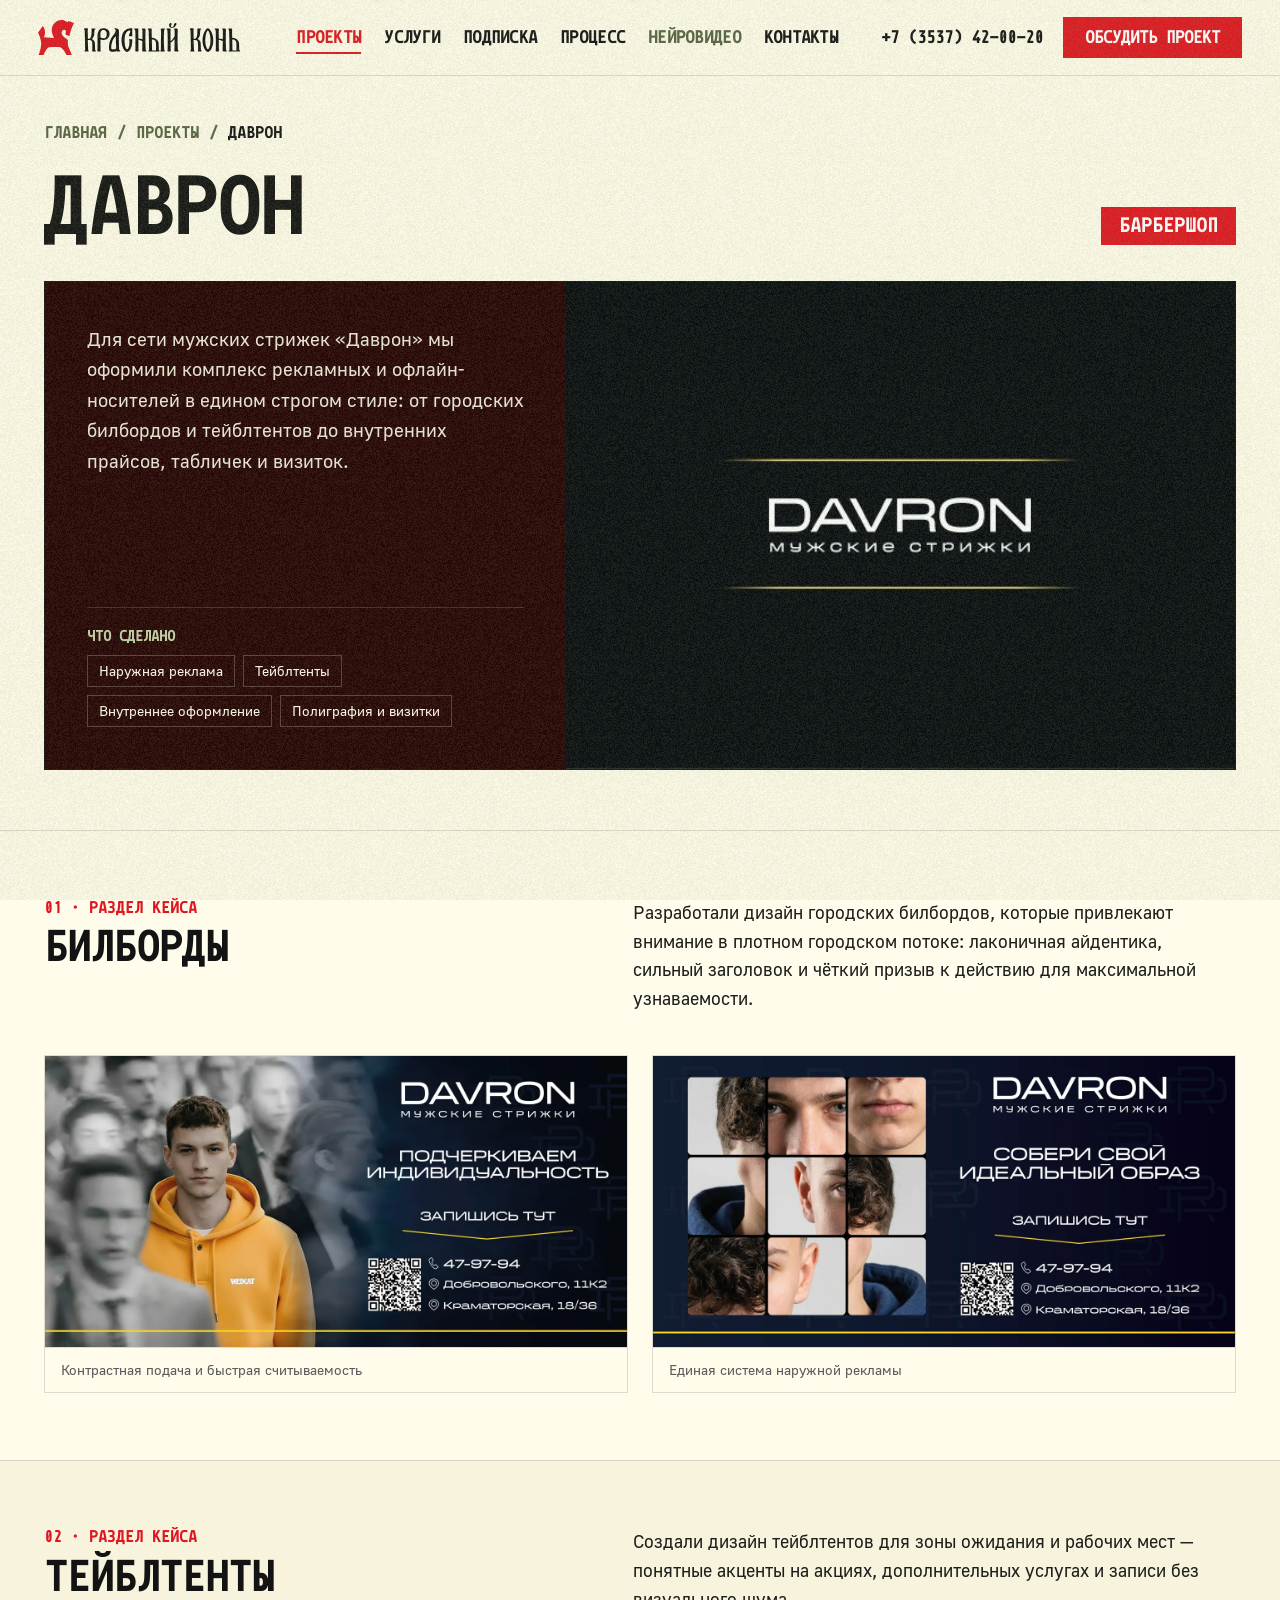
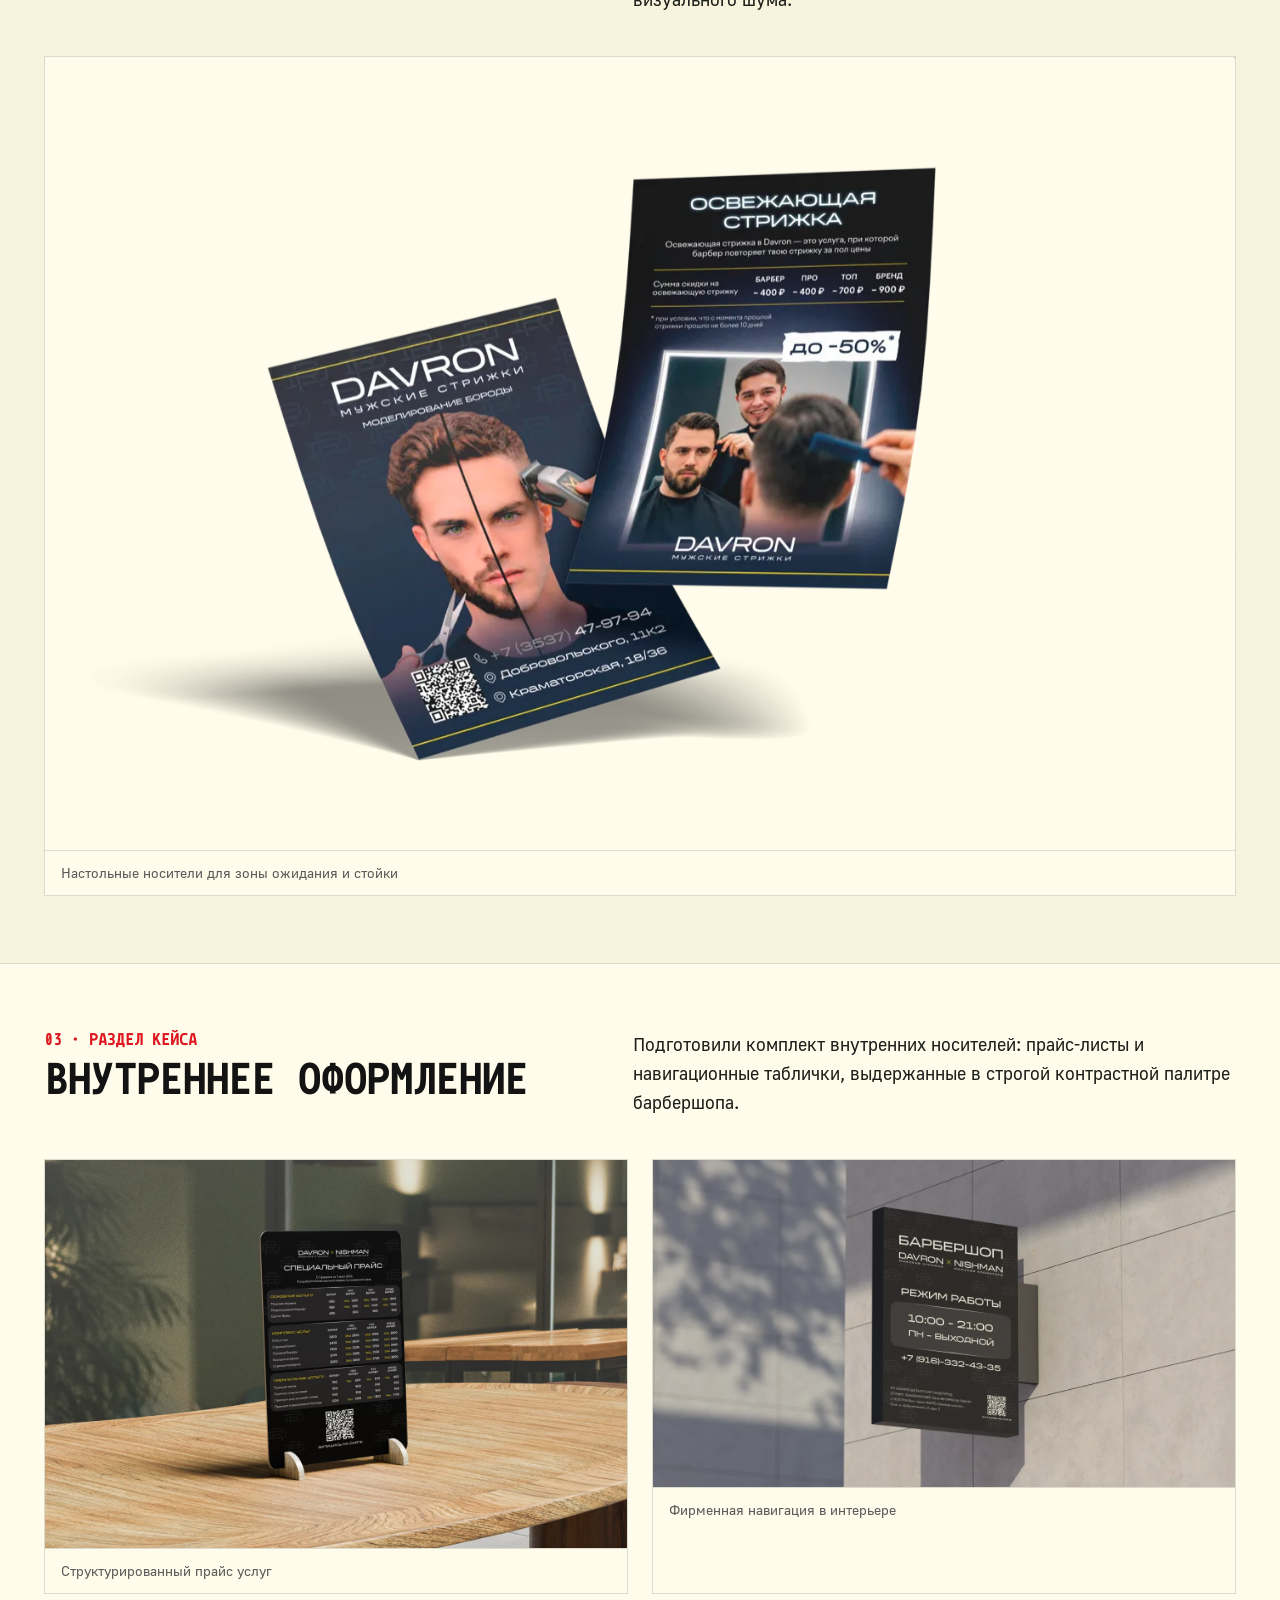
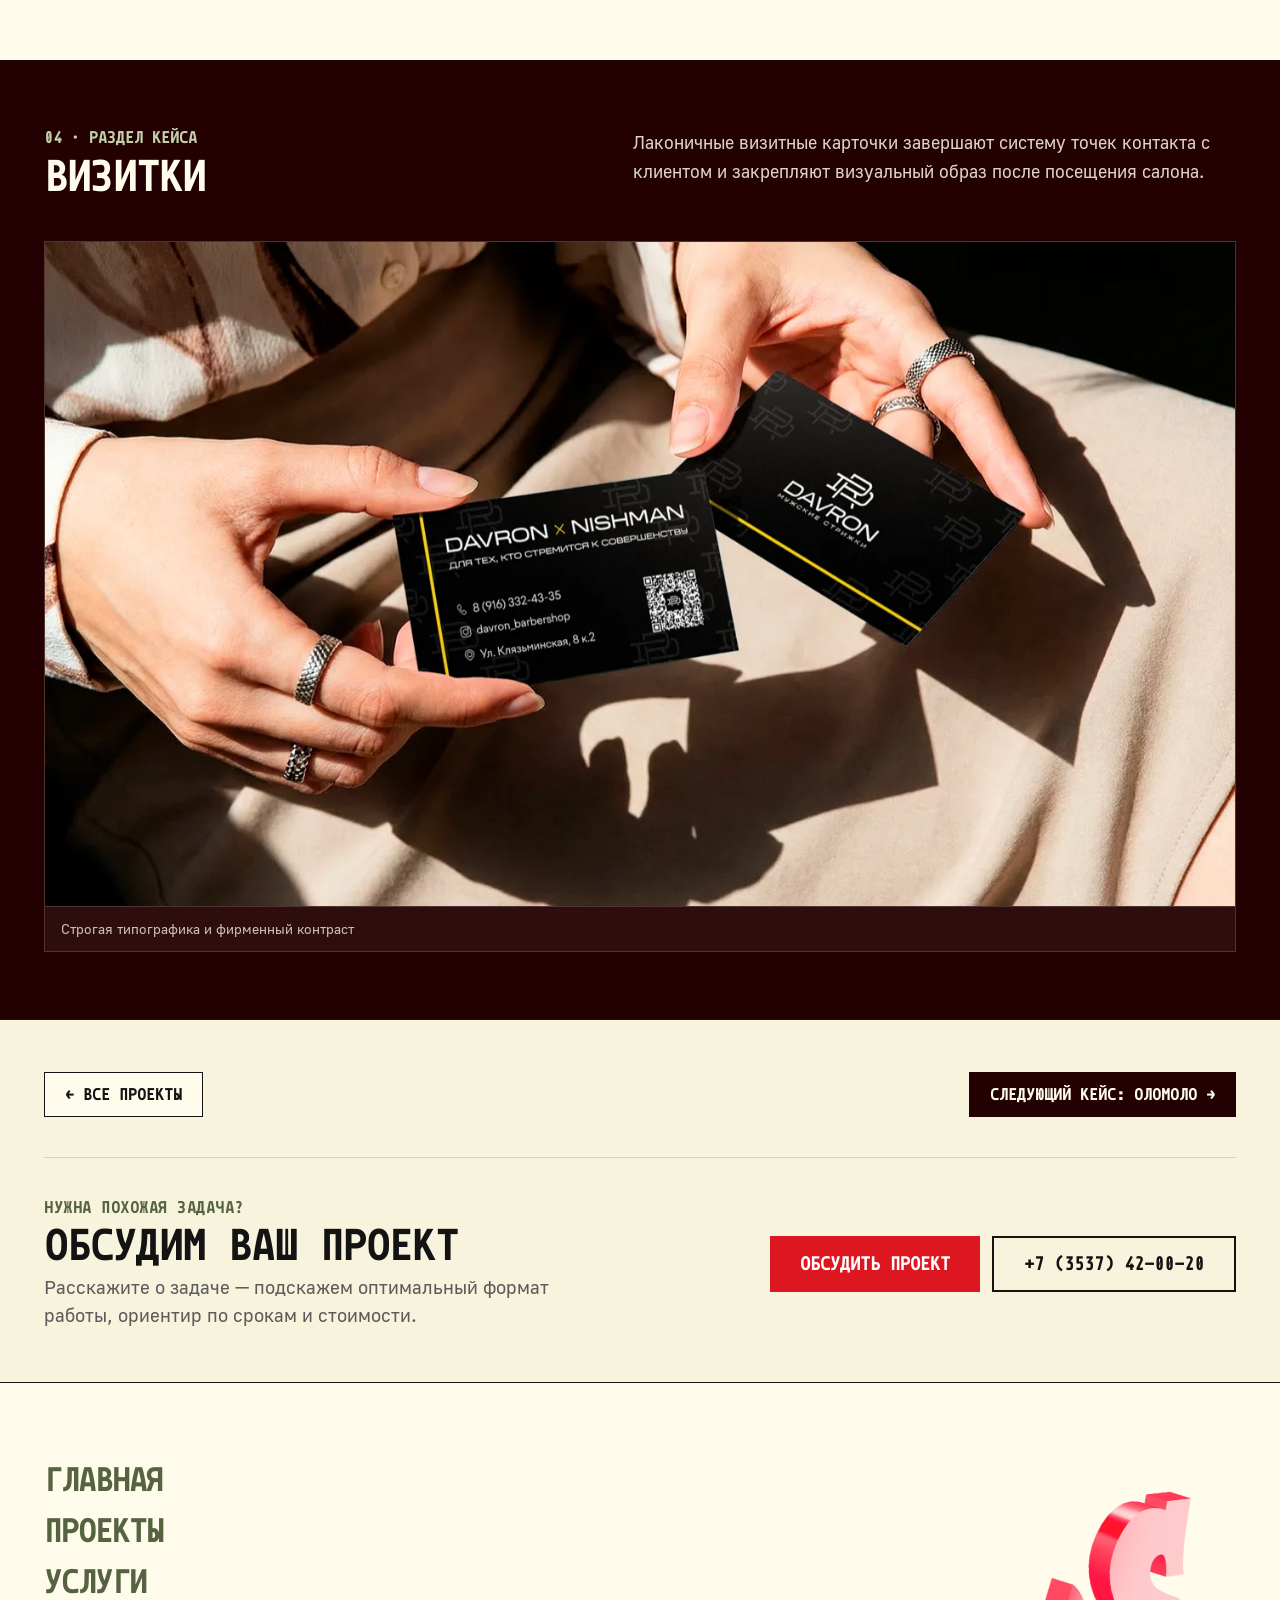
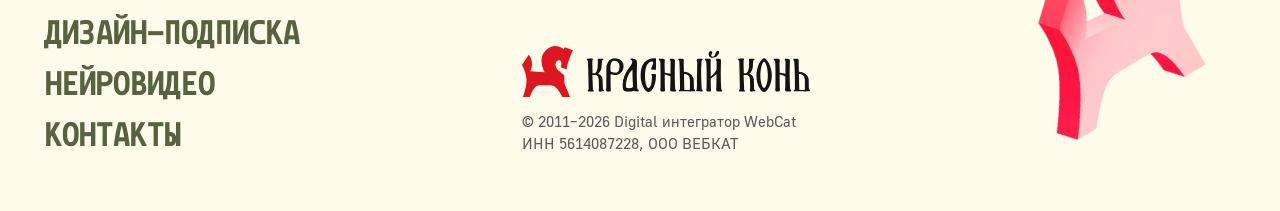
<file: projects/davron/index.html>
<!DOCTYPE html>
<html lang="ru" class="home-page">
<head>
  <meta charset="UTF-8">
  <meta name="viewport" content="width=device-width, initial-scale=1">
  <title>Даврон — Проекты — Красный конь</title>
  <meta name="description" content="Кейс «Даврон» студии «Красный конь»: билборды, тейблтенты, внутреннее оформление и визитки для мужского барбершопа.">
  <link rel="preload" href="../../assets/fonts/Monoid-Bold.woff2" as="font" type="font/woff2" crossorigin>
  <link rel="preload" href="../../assets/fonts/Golos-UI_Regular.woff2" as="font" type="font/woff2" crossorigin>
  <link rel="stylesheet" href="../../css/style.css?v=3">
  <link rel="stylesheet" href="../../css/home.css?v=3">
  <link rel="stylesheet" href="../../css/projects.css?v=1">
</head>
<body class="home case-page" data-page-id="project-davron" data-project-id="davron" data-ai-enabled="false">

  <a class="skip-link" href="#main-content">Перейти к основному содержанию</a>
  <div class="noise" aria-hidden="true"></div>

  <!-- ============ HEADER ============ -->
  <header class="header home-header" id="header" data-static data-section-id="header">
    <a class="logo" href="../../" aria-label="Красный конь — на главную">
      <img class="logo__horse" src="../../assets/img/logo-horse.svg" alt="" width="52" height="51">
      <img class="logo__word" src="../../assets/img/logo-wordmark.svg" alt="Красный конь" width="223" height="41">
    </a>

    <nav class="home-header__links" aria-label="Основная навигация">
      <a class="home-header__link" href="../" aria-current="page">Проекты</a>
      <a class="home-header__link" href="../../#services">Услуги</a>
      <a class="home-header__link" href="../../#subscription">Подписка</a>
      <a class="home-header__link" href="../../#process">Процесс</a>
      <a class="home-header__link home-header__link--accent" href="../../neurovideo/">Нейровидео</a>
      <a class="home-header__link" href="../../#contacts">Контакты</a>
    </nav>

    <div class="home-header__actions">
      <a class="home-header__phone" href="tel:+73537420020">+7 (3537) 42-00-20</a>
      <button class="btn btn--red home-header__cta" type="button" data-open-popup data-service="Похожий проект: Даврон">Обсудить проект</button>
      <button class="burger" type="button" aria-label="Открыть меню" aria-expanded="false" aria-controls="menu" data-open-menu>
        <span></span><span></span><span></span>
      </button>
    </div>
  </header>

  <!-- ============ 12-КОЛОНОЧНАЯ ОБОЛОЧКА ============ -->
  <div class="page-shell" data-page-shell>
    <main class="page-main" id="main-content" data-main-content>

      <!-- Вводная секция кейса -->
      <section class="case-hero" id="intro" data-section-id="intro" data-section-title="О проекте: Даврон" data-project-id="davron">
        <div class="h-wrap">
          <nav class="breadcrumbs" aria-label="Хлебные крошки">
            <ol class="breadcrumbs__list">
              <li class="breadcrumbs__item"><a class="breadcrumbs__link" href="../../">Главная</a></li>
              <li class="breadcrumbs__item"><a class="breadcrumbs__link" href="../">Проекты</a></li>
              <li class="breadcrumbs__item"><span class="breadcrumbs__current" aria-current="page">Даврон</span></li>
            </ol>
          </nav>

          <div class="case-hero__head">
            <h1 class="case-hero__h1">Даврон</h1>
            <span class="case-hero__badge">Барбершоп</span>
          </div>

          <div class="case-hero__split">
            <div class="case-hero__info">
              <p class="case-hero__desc">Для сети мужских стрижек «Даврон» мы оформили комплекс рекламных и офлайн-носителей в едином строгом стиле: от городских билбордов и тейблтентов до внутренних прайсов, табличек и визиток.</p>
              <div class="case-hero__scope">
                <span class="case-hero__scope-label">Что сделано</span>
                <div class="case-hero__tags">
                  <span class="case-hero__tag">Наружная реклама</span>
                  <span class="case-hero__tag">Тейблтенты</span>
                  <span class="case-hero__tag">Внутреннее оформление</span>
                  <span class="case-hero__tag">Полиграфия и визитки</span>
                </div>
              </div>
            </div>
            <div class="case-hero__media">
              <img src="../../assets/img/project-davron.webp" alt="Фирменный знак мужского барбершопа Даврон" width="590" height="430" loading="eager">
            </div>
          </div>
        </div>
      </section>

      <!-- Секция 01: Билборды -->
      <section class="case-section" id="billboards" data-section-id="billboards" data-section-title="Билборды" data-project-id="davron">
        <div class="h-wrap">
          <div class="case-section__head">
            <div class="case-section__title-wrap">
              <span class="case-section__num">01 · Раздел кейса</span>
              <h2 class="case-section__title">Билборды</h2>
            </div>
            <div class="case-section__text">
              <p>Разработали дизайн городских билбордов, которые привлекают внимание в плотном городском потоке: лаконичная айдентика, сильный заголовок и чёткий призыв к действию для максимальной узнаваемости.</p>
            </div>
          </div>

          <div class="case-gallery case-gallery--two">
            <figure class="case-figure">
              <img src="../../assets/img/cases/davron/banner-1.webp" alt="Городской билборд барбершопа Даврон — вариант 1" width="1400" height="700" loading="lazy" decoding="async">
              <figcaption class="case-figure__cap">Контрастная подача и быстрая считываемость</figcaption>
            </figure>
            <figure class="case-figure">
              <img src="../../assets/img/cases/davron/banner-2.webp" alt="Городской билборд барбершопа Даврон — вариант 2" width="1400" height="700" loading="lazy" decoding="async">
              <figcaption class="case-figure__cap">Единая система наружной рекламы</figcaption>
            </figure>
          </div>
        </div>
      </section>

      <!-- Секция 02: Тейблтенты -->
      <section class="case-section case-section--panel" id="table-tents" data-section-id="table-tents" data-section-title="Тейблтенты" data-project-id="davron">
        <div class="h-wrap">
          <div class="case-section__head">
            <div class="case-section__title-wrap">
              <span class="case-section__num">02 · Раздел кейса</span>
              <h2 class="case-section__title">Тейблтенты</h2>
            </div>
            <div class="case-section__text">
              <p>Создали дизайн тейблтентов для зоны ожидания и рабочих мест — понятные акценты на акциях, дополнительных услугах и записи без визуального шума.</p>
            </div>
          </div>

          <div class="case-gallery case-gallery--single">
            <figure class="case-figure">
              <img src="../../assets/img/cases/davron/table-tents.webp" alt="Тейблтенты барбершопа Даврон" width="1400" height="933" loading="lazy" decoding="async">
              <figcaption class="case-figure__cap">Настольные носители для зоны ожидания и стойки</figcaption>
            </figure>
          </div>
        </div>
      </section>

      <!-- Секция 03: Внутреннее оформление -->
      <section class="case-section" id="interior" data-section-id="interior" data-section-title="Внутреннее оформление" data-project-id="davron">
        <div class="h-wrap">
          <div class="case-section__head">
            <div class="case-section__title-wrap">
              <span class="case-section__num">03 · Раздел кейса</span>
              <h2 class="case-section__title">Внутреннее оформление</h2>
            </div>
            <div class="case-section__text">
              <p>Подготовили комплект внутренних носителей: прайс-листы и навигационные таблички, выдержанные в строгой контрастной палитре барбершопа.</p>
            </div>
          </div>

          <div class="case-gallery case-gallery--two">
            <figure class="case-figure">
              <img src="../../assets/img/cases/davron/interior-1.webp" alt="Прайс-лист барбершопа Даврон" width="1400" height="933" loading="lazy" decoding="async">
              <figcaption class="case-figure__cap">Структурированный прайс услуг</figcaption>
            </figure>
            <figure class="case-figure">
              <img src="../../assets/img/cases/davron/interior-2.webp" alt="Табличка и элементы навигации Даврон" width="1400" height="787" loading="lazy" decoding="async">
              <figcaption class="case-figure__cap">Фирменная навигация в интерьере</figcaption>
            </figure>
          </div>
        </div>
      </section>

      <!-- Секция 04: Визитки -->
      <section class="case-section case-section--dark" id="business-cards" data-section-id="business-cards" data-section-title="Визитки" data-project-id="davron">
        <div class="h-wrap">
          <div class="case-section__head">
            <div class="case-section__title-wrap">
              <span class="case-section__num">04 · Раздел кейса</span>
              <h2 class="case-section__title">Визитки</h2>
            </div>
            <div class="case-section__text">
              <p>Лаконичные визитные карточки завершают систему точек контакта с клиентом и закрепляют визуальный образ после посещения салона.</p>
            </div>
          </div>

          <div class="case-gallery case-gallery--single">
            <figure class="case-figure">
              <img src="../../assets/img/cases/davron/cards.webp" alt="Визитные карточки барбершопа Даврон" width="1400" height="781" loading="lazy" decoding="async">
              <figcaption class="case-figure__cap">Строгая типографика и фирменный контраст</figcaption>
            </figure>
          </div>
        </div>
      </section>

      <!-- Навигация по проектам и финальный CTA -->
      <section class="case-nav-band" id="case-cta" data-section-id="case-cta" data-section-title="Обсудить похожий проект" data-project-id="davron">
        <div class="h-wrap">
          <nav class="case-nav" aria-label="Навигация по проектам">
            <a class="case-nav__link" href="../">← Все проекты</a>
            <a class="case-nav__link case-nav__link--next" href="../olomolo/">Следующий кейс: Оломоло →</a>
          </nav>

          <div class="case-cta">
            <div class="case-cta__copy">
              <span class="h-kicker">Нужна похожая задача?</span>
              <h2 class="case-cta__title">Обсудим ваш проект</h2>
              <p class="h-subtitle">Расскажите о&nbsp;задаче — подскажем оптимальный формат работы, ориентир по&nbsp;срокам и&nbsp;стоимости.</p>
            </div>
            <div class="case-cta__actions">
              <button class="btn btn--red" type="button" data-open-popup data-service="Похожий проект: Даврон">Обсудить проект</button>
              <a class="btn btn--outline" href="tel:+73537420020">+7 (3537) 42-00-20</a>
            </div>
          </div>
        </div>
      </section>

      <!-- ============ FOOTER ============ -->
      <footer class="h-footer" data-section-id="footer" data-section-title="Подвал сайта">
        <div class="h-wrap">
          <div class="h-footer__grid">
            <nav class="h-footer__nav" aria-label="Навигация в подвале">
              <a class="h-footer__link" href="../../">Главная</a>
              <a class="h-footer__link" href="../">Проекты</a>
              <a class="h-footer__link" href="../../#services">Услуги</a>
              <a class="h-footer__link" href="../../#subscription">Дизайн-подписка</a>
              <a class="h-footer__link" href="../../neurovideo/">Нейровидео</a>
              <a class="h-footer__link" href="../../#contacts">Контакты</a>
            </nav>

            <div class="h-footer__legal">
              <a class="logo" href="../../" aria-label="Красный конь — на главную">
                <img class="logo__horse" src="../../assets/img/logo-horse.svg" alt="" width="36" height="35" loading="lazy">
                <img class="logo__word" src="../../assets/img/logo-wordmark.svg" alt="Красный конь" width="156" height="29" loading="lazy">
              </a>
              <p class="h-footer__copy">
                © 2011–2026 Digital интегратор WebCat<br>
                ИНН 5614087228, ООО ВЕБКАТ
              </p>
            </div>

            <div class="h-footer__art" aria-hidden="true">
              <img class="h-footer__horse" src="../../assets/img/horse-3d.webp" alt="" width="1152" height="1578" loading="lazy" decoding="async">
            </div>
          </div>
        </div>
      </footer>
    </main>

    <!-- Слот будущего ИИ-ассистента и контекстного рассказчика (скрыт по умолчанию, 0px ширины) -->
    <aside class="page-assistant" id="ai-assistant-slot" data-ai-slot aria-label="ИИ-ассистент" hidden></aside>
  </div>

  <!-- ============ МЕНЮ (оверлей) ============ -->
  <div class="menu" id="menu" aria-hidden="true">
    <img class="menu__flower" src="../../assets/img/menu-flower.svg" alt="" aria-hidden="true" loading="lazy">
    <div class="menu__header">
      <a class="logo" href="../../" aria-label="Красный конь — на главную">
        <img class="logo__horse" src="../../assets/img/logo-horse.svg" alt="" width="52" height="51">
        <img class="logo__word" src="../../assets/img/logo-wordmark-white.svg" alt="Красный конь" width="223" height="41">
      </a>
      <button class="menu__close" type="button" aria-label="Закрыть меню" data-close-menu>
        <img src="../../assets/img/close-white.svg" alt="" width="44" height="44">
      </button>
    </div>

    <nav class="big-links big-links--menu" aria-label="Мобильное меню">
      <a class="big-link" href="../../"><span class="big-link__inner"><img src="../../assets/img/triangle-red.svg" alt="" class="big-link__arrow">Главная</span></a>
      <a class="big-link is-current" href="../"><span class="big-link__inner"><img src="../../assets/img/triangle-red.svg" alt="" class="big-link__arrow">Проекты</span></a>
      <a class="big-link" href="../../#services"><span class="big-link__inner"><img src="../../assets/img/triangle-red.svg" alt="" class="big-link__arrow">Услуги</span></a>
      <a class="big-link" href="../../neurovideo/"><span class="big-link__inner"><img src="../../assets/img/triangle-red.svg" alt="" class="big-link__arrow">Нейровидео</span></a>
      <a class="big-link" href="../../#contacts"><span class="big-link__inner"><img src="../../assets/img/triangle-red.svg" alt="" class="big-link__arrow">Контакты</span></a>
    </nav>

    <div class="menu__meta">
      <div class="menu__contacts">
        <a class="menu__phone" href="tel:+73537420020">+7 (3537) 42-00-20</a>
        <button class="btn btn--red" type="button" data-open-popup data-service="Похожий проект: Даврон">Обсудить проект</button>
      </div>
      <p class="menu__copy">© 2011–2026 Digital интегратор WebCat<br>ИНН 5614087228, ООО ВЕБКАТ</p>
    </div>
  </div>

  <!-- ============ ПОП-АП (preview-режим до P0-F) ============ -->
  <div class="popup" id="popup" aria-hidden="true">
    <div class="popup__overlay" data-close-popup></div>
    <div class="popup__card" role="dialog" aria-modal="true" aria-labelledby="popup-title">
      <div class="popup__view popup__view--form">
        <div class="popup__head">
          <h2 class="popup__title" id="popup-title" data-popup-title>Познакомимся?</h2>
          <p class="popup__sub" data-popup-sub>Оставьте контакты — обсудим задачу и&nbsp;ориентир по&nbsp;срокам</p>
        </div>
        <button class="popup__close" type="button" aria-label="Закрыть" data-close-popup>
          <img src="../../assets/img/close-green.svg" alt="" width="32" height="32">
        </button>

        <form class="popup__form" id="lead-form" data-form-mode="preview" novalidate>
          <input type="hidden" name="service" value="">
          <div class="popup__fields">
            <label class="field"><input type="text" name="name" placeholder="От кого" autocomplete="name" required></label>
            <label class="field"><input type="tel" name="phone" placeholder="Номер телефона" autocomplete="tel" required></label>
            <label class="field"><input type="text" name="message" placeholder="Коротко опишите запрос"></label>
          </div>
          <p class="popup__notice">Preview-версия: форма работает в&nbsp;тестовом режиме без отправки на&nbsp;сервер. Подключение CRM и&nbsp;документов ПД запланировано на&nbsp;этап P0-F.</p>
          <button class="btn popup__submit" type="submit">Отправить (тест)</button>
        </form>

        <div class="stamp" aria-hidden="true">
          <img class="stamp__border" src="../../assets/img/stamp-border.svg" alt="">
          <span class="stamp__bg"></span>
          <img class="stamp__clouds" src="../../assets/img/stamp-clouds.svg" alt="">
          <img class="stamp__horse" src="../../assets/img/stamp-horse.svg" alt="">
          <img class="stamp__word" src="../../assets/img/stamp-wordmark.svg" alt="">
        </div>
      </div>

      <div class="popup__view popup__view--done" aria-live="polite">
        <img class="popup__flap" src="../../assets/img/envelope-flap.svg" alt="">
        <div class="popup__thanks">
          <p class="popup__thanks-title" data-popup-thanks-title>Тестовый режим (preview)</p>
          <p class="popup__thanks-text" data-popup-thanks-text>Заявка не отправлена на сервер — подключение CRM запланировано на следующий этап. Для связи: +7 (3537) 42-00-20.</p>
        </div>
      </div>
    </div>
  </div>

  <script src="../../js/common.js?v=3"></script>
  <script src="../../js/projects.js?v=1"></script>
</body>
</html>
</file>
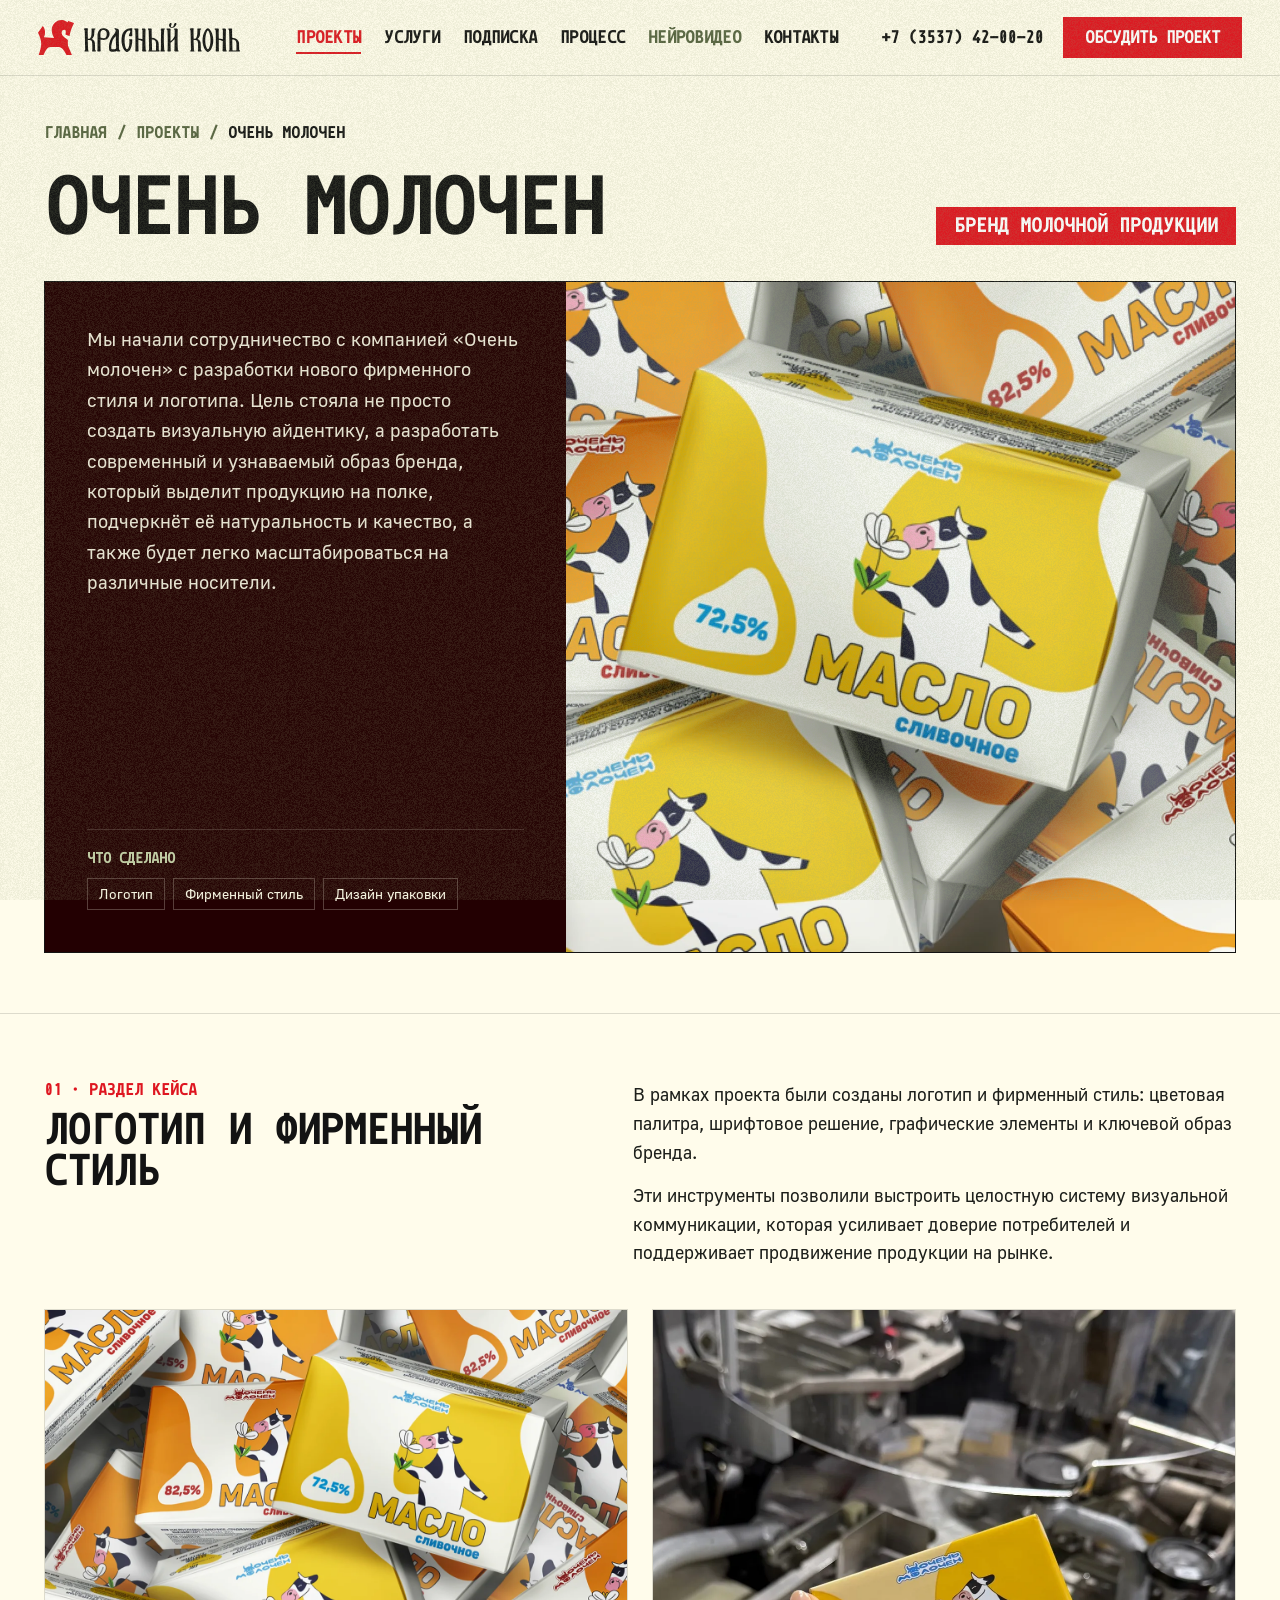
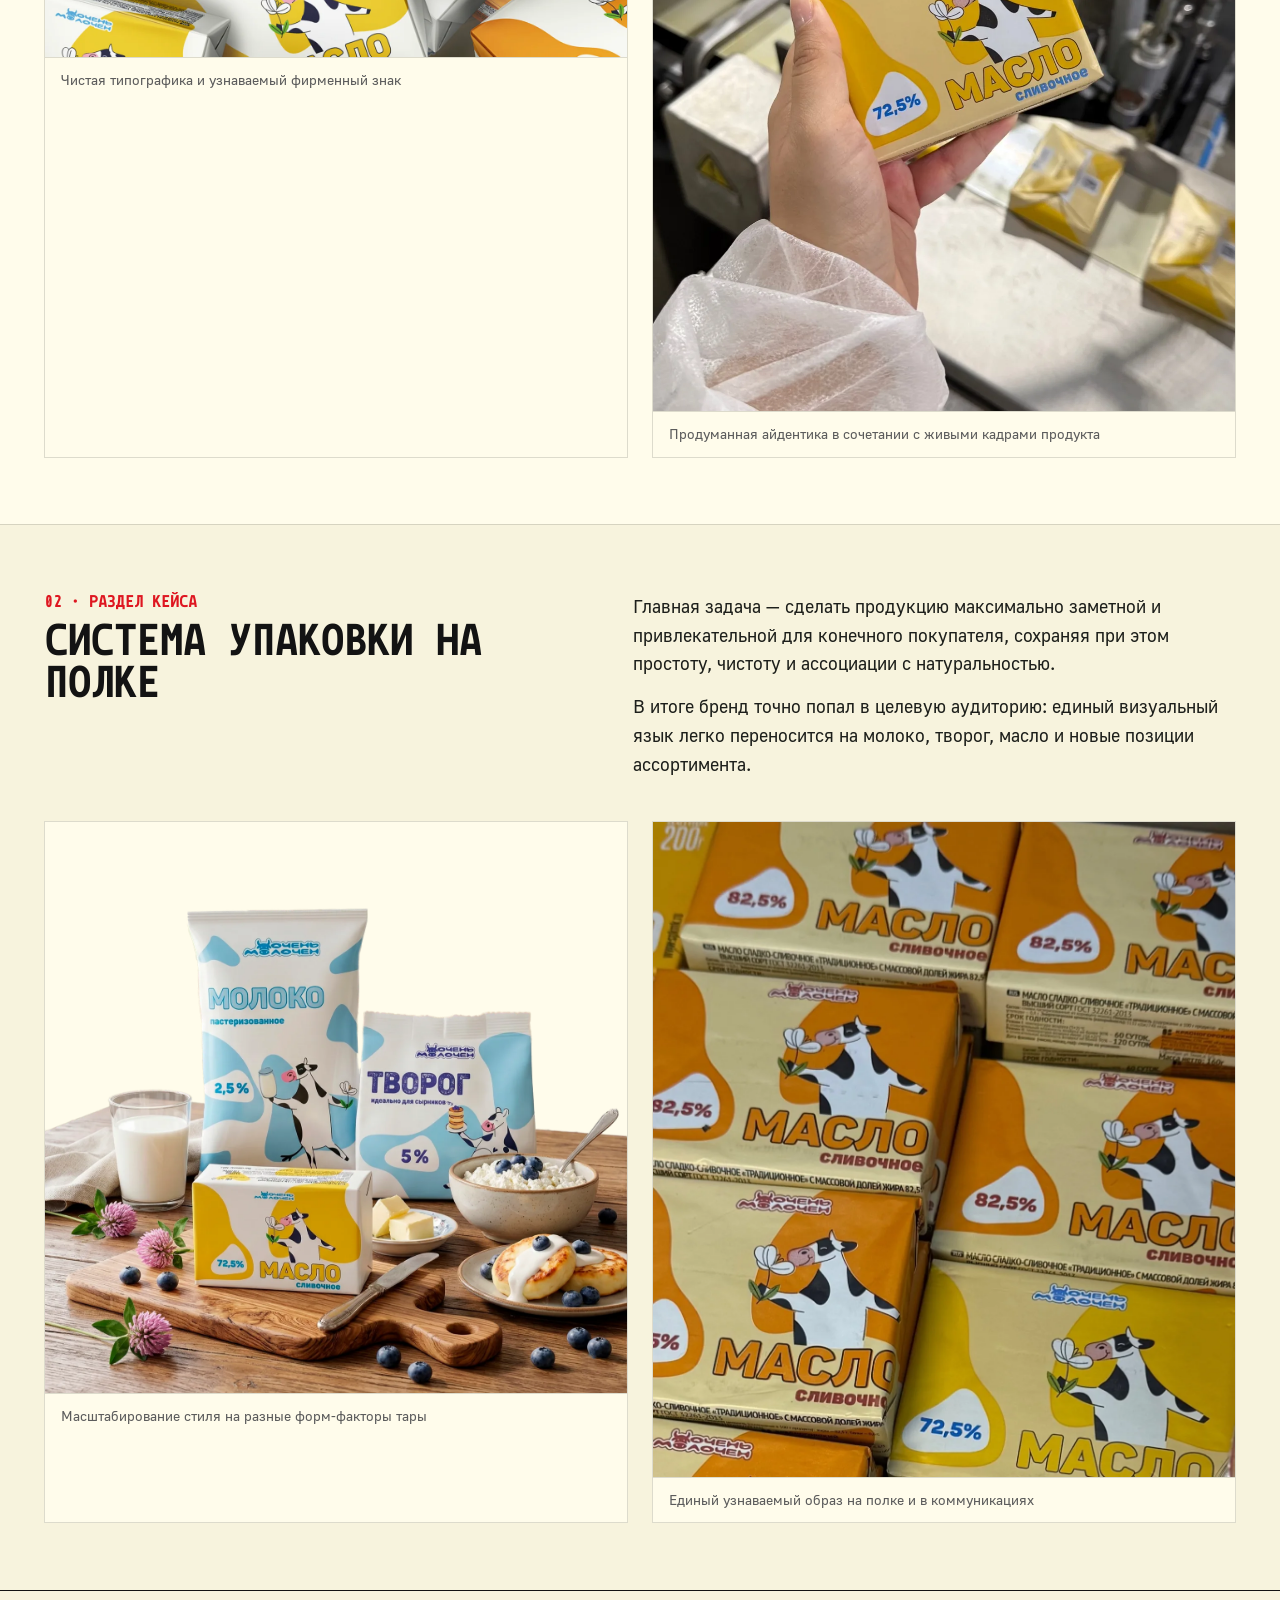
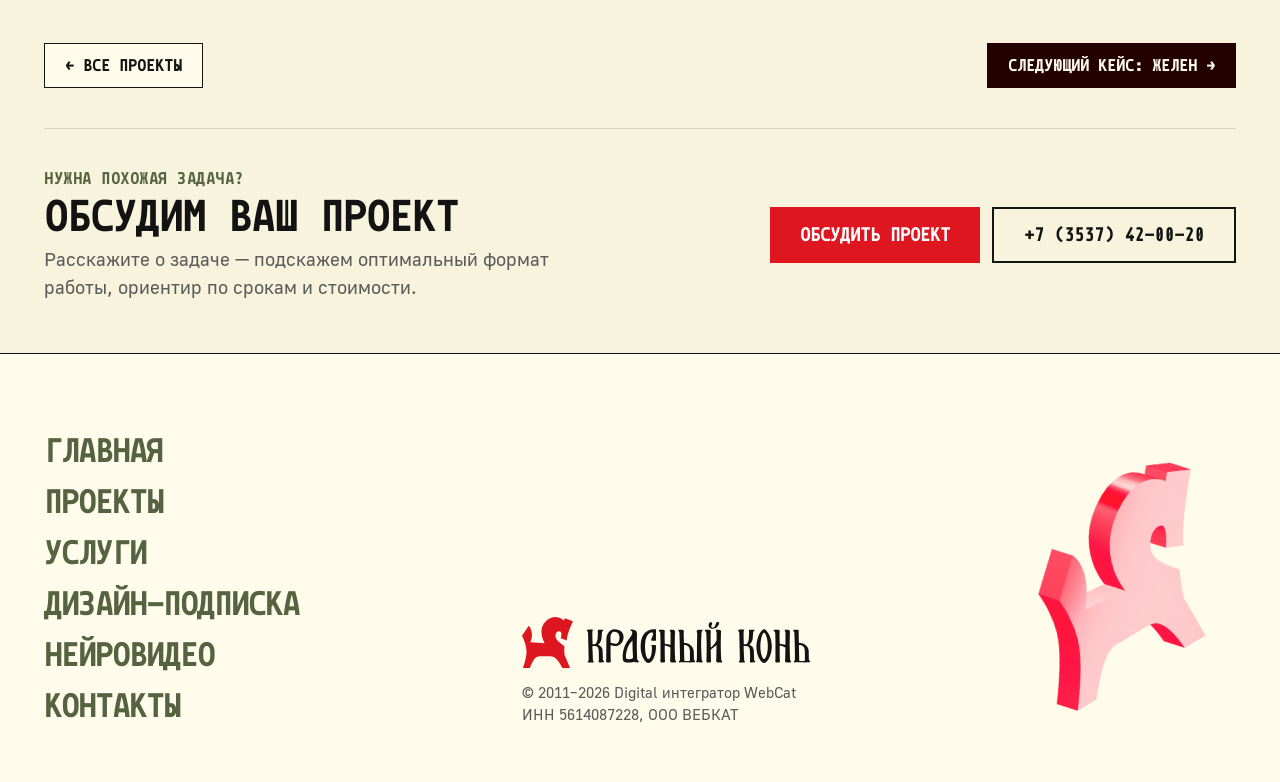
<file: projects/ochen-molochen/index.html>
<!DOCTYPE html>
<html lang="ru" class="home-page">
<head>
  <meta charset="UTF-8">
  <meta name="viewport" content="width=device-width, initial-scale=1">
  <title>Очень молочен — Проекты — Красный конь</title>
  <meta name="description" content="Кейс «Очень молочен» студии «Красный конь»: логотип, фирменный стиль и масштабируемая упаковка молочной линейки.">
  <link rel="preload" href="../../assets/fonts/Monoid-Bold.woff2" as="font" type="font/woff2" crossorigin>
  <link rel="preload" href="../../assets/fonts/Golos-UI_Regular.woff2" as="font" type="font/woff2" crossorigin>
  <link rel="stylesheet" href="../../css/style.css?v=3">
  <link rel="stylesheet" href="../../css/home.css?v=3">
  <link rel="stylesheet" href="../../css/projects.css?v=1">
</head>
<body class="home case-page" data-page-id="project-ochen-molochen" data-project-id="ochen-molochen" data-ai-enabled="false">

  <a class="skip-link" href="#main-content">Перейти к основному содержанию</a>
  <div class="noise" aria-hidden="true"></div>

  <!-- ============ HEADER ============ -->
  <header class="header home-header" id="header" data-static data-section-id="header">
    <a class="logo" href="../../" aria-label="Красный конь — на главную">
      <img class="logo__horse" src="../../assets/img/logo-horse.svg" alt="" width="52" height="51">
      <img class="logo__word" src="../../assets/img/logo-wordmark.svg" alt="Красный конь" width="223" height="41">
    </a>

    <nav class="home-header__links" aria-label="Основная навигация">
      <a class="home-header__link" href="../" aria-current="page">Проекты</a>
      <a class="home-header__link" href="../../#services">Услуги</a>
      <a class="home-header__link" href="../../#subscription">Подписка</a>
      <a class="home-header__link" href="../../#process">Процесс</a>
      <a class="home-header__link home-header__link--accent" href="../../neurovideo/">Нейровидео</a>
      <a class="home-header__link" href="../../#contacts">Контакты</a>
    </nav>

    <div class="home-header__actions">
      <a class="home-header__phone" href="tel:+73537420020">+7 (3537) 42-00-20</a>
      <button class="btn btn--red home-header__cta" type="button" data-open-popup data-service="Похожий проект: Очень молочен">Обсудить проект</button>
      <button class="burger" type="button" aria-label="Открыть меню" aria-expanded="false" aria-controls="menu" data-open-menu>
        <span></span><span></span><span></span>
      </button>
    </div>
  </header>

  <!-- ============ 12-КОЛОНОЧНАЯ ОБОЛОЧКА ============ -->
  <div class="page-shell" data-page-shell>
    <main class="page-main" id="main-content" data-main-content>

      <!-- Вводная секция кейса -->
      <section class="case-hero" id="intro" data-section-id="intro" data-section-title="О проекте: Очень молочен" data-project-id="ochen-molochen">
        <div class="h-wrap">
          <nav class="breadcrumbs" aria-label="Хлебные крошки">
            <ol class="breadcrumbs__list">
              <li class="breadcrumbs__item"><a class="breadcrumbs__link" href="../../">Главная</a></li>
              <li class="breadcrumbs__item"><a class="breadcrumbs__link" href="../">Проекты</a></li>
              <li class="breadcrumbs__item"><span class="breadcrumbs__current" aria-current="page">Очень молочен</span></li>
            </ol>
          </nav>

          <div class="case-hero__head">
            <h1 class="case-hero__h1">Очень молочен</h1>
            <span class="case-hero__badge">Бренд молочной продукции</span>
          </div>

          <div class="case-hero__split">
            <div class="case-hero__info">
              <p class="case-hero__desc">Мы начали сотрудничество с компанией «Очень молочен» с разработки нового фирменного стиля и логотипа. Цель стояла не просто создать визуальную айдентику, а разработать современный и узнаваемый образ бренда, который выделит продукцию на полке, подчеркнёт её натуральность и качество, а также будет легко масштабироваться на различные носители.</p>
              <div class="case-hero__scope">
                <span class="case-hero__scope-label">Что сделано</span>
                <div class="case-hero__tags">
                  <span class="case-hero__tag">Логотип</span>
                  <span class="case-hero__tag">Фирменный стиль</span>
                  <span class="case-hero__tag">Дизайн упаковки</span>
                </div>
              </div>
            </div>
            <div class="case-hero__media">
              <img src="../../assets/img/project-maslo.webp" alt="Упаковка и фирменный стиль бренда Очень молочен" width="1128" height="1130" loading="eager">
            </div>
          </div>
        </div>
      </section>

      <!-- Секция 01: Логотип и фирменный стиль -->
      <section class="case-section" id="identity" data-section-id="identity" data-section-title="Логотип и фирменный стиль" data-project-id="ochen-molochen">
        <div class="h-wrap">
          <div class="case-section__head">
            <div class="case-section__title-wrap">
              <span class="case-section__num">01 · Раздел кейса</span>
              <h2 class="case-section__title">Логотип и фирменный стиль</h2>
            </div>
            <div class="case-section__text">
              <p>В рамках проекта были созданы логотип и фирменный стиль: цветовая палитра, шрифтовое решение, графические элементы и ключевой образ бренда.</p>
              <p>Эти инструменты позволили выстроить целостную систему визуальной коммуникации, которая усиливает доверие потребителей и поддерживает продвижение продукции на рынке.</p>
            </div>
          </div>

          <div class="case-gallery case-gallery--two">
            <figure class="case-figure">
              <img src="../../assets/img/cases/ochen-molochen/butter.webp" alt="Упаковка сливочного масла Очень молочен" width="1400" height="834" loading="lazy" decoding="async">
              <figcaption class="case-figure__cap">Чистая типографика и узнаваемый фирменный знак</figcaption>
            </figure>
            <figure class="case-figure">
              <img src="../../assets/img/cases/ochen-molochen/photo-1.webp" alt="Реальная продукция Очень молочен" width="1162" height="1400" loading="lazy" decoding="async">
              <figcaption class="case-figure__cap">Продуманная айдентика в сочетании с живыми кадрами продукта</figcaption>
            </figure>
          </div>
        </div>
      </section>

      <!-- Секция 02: Система упаковки на полке -->
      <section class="case-section case-section--panel" id="packaging" data-section-id="packaging" data-section-title="Система упаковки на полке" data-project-id="ochen-molochen">
        <div class="h-wrap">
          <div class="case-section__head">
            <div class="case-section__title-wrap">
              <span class="case-section__num">02 · Раздел кейса</span>
              <h2 class="case-section__title">Система упаковки на полке</h2>
            </div>
            <div class="case-section__text">
              <p>Главная задача — сделать продукцию максимально заметной и привлекательной для конечного покупателя, сохраняя при этом простоту, чистоту и ассоциации с натуральностью.</p>
              <p>В итоге бренд точно попал в целевую аудиторию: единый визуальный язык легко переносится на молоко, творог, масло и новые позиции ассортимента.</p>
            </div>
          </div>

          <div class="case-gallery case-gallery--two">
            <figure class="case-figure">
              <img src="../../assets/img/cases/ochen-molochen/lineup.webp" alt="Линейка упаковки: молоко, творог, масло Очень молочен" width="1400" height="1374" loading="lazy" decoding="async">
              <figcaption class="case-figure__cap">Масштабирование стиля на разные форм-факторы тары</figcaption>
            </figure>
            <figure class="case-figure">
              <img src="../../assets/img/cases/ochen-molochen/photo-2.webp" alt="Подача продукции Очень молочен" width="1243" height="1400" loading="lazy" decoding="async">
              <figcaption class="case-figure__cap">Единый узнаваемый образ на полке и в коммуникациях</figcaption>
            </figure>
          </div>
        </div>
      </section>

      <!-- Навигация по проектам и финальный CTA -->
      <section class="case-nav-band" id="case-cta" data-section-id="case-cta" data-section-title="Обсудить похожий проект" data-project-id="ochen-molochen">
        <div class="h-wrap">
          <nav class="case-nav" aria-label="Навигация по проектам">
            <a class="case-nav__link" href="../">← Все проекты</a>
            <a class="case-nav__link case-nav__link--next" href="../zhelen/">Следующий кейс: Желен →</a>
          </nav>

          <div class="case-cta">
            <div class="case-cta__copy">
              <span class="h-kicker">Нужна похожая задача?</span>
              <h2 class="case-cta__title">Обсудим ваш проект</h2>
              <p class="h-subtitle">Расскажите о&nbsp;задаче — подскажем оптимальный формат работы, ориентир по&nbsp;срокам и&nbsp;стоимости.</p>
            </div>
            <div class="case-cta__actions">
              <button class="btn btn--red" type="button" data-open-popup data-service="Похожий проект: Очень молочен">Обсудить проект</button>
              <a class="btn btn--outline" href="tel:+73537420020">+7 (3537) 42-00-20</a>
            </div>
          </div>
        </div>
      </section>

      <!-- ============ FOOTER ============ -->
      <footer class="h-footer" data-section-id="footer" data-section-title="Подвал сайта">
        <div class="h-wrap">
          <div class="h-footer__grid">
            <nav class="h-footer__nav" aria-label="Навигация в подвале">
              <a class="h-footer__link" href="../../">Главная</a>
              <a class="h-footer__link" href="../">Проекты</a>
              <a class="h-footer__link" href="../../#services">Услуги</a>
              <a class="h-footer__link" href="../../#subscription">Дизайн-подписка</a>
              <a class="h-footer__link" href="../../neurovideo/">Нейровидео</a>
              <a class="h-footer__link" href="../../#contacts">Контакты</a>
            </nav>

            <div class="h-footer__legal">
              <a class="logo" href="../../" aria-label="Красный конь — на главную">
                <img class="logo__horse" src="../../assets/img/logo-horse.svg" alt="" width="36" height="35" loading="lazy">
                <img class="logo__word" src="../../assets/img/logo-wordmark.svg" alt="Красный конь" width="156" height="29" loading="lazy">
              </a>
              <p class="h-footer__copy">
                © 2011–2026 Digital интегратор WebCat<br>
                ИНН 5614087228, ООО ВЕБКАТ
              </p>
            </div>

            <div class="h-footer__art" aria-hidden="true">
              <img class="h-footer__horse" src="../../assets/img/horse-3d.webp" alt="" width="1152" height="1578" loading="lazy" decoding="async">
            </div>
          </div>
        </div>
      </footer>
    </main>

    <!-- Слот будущего ИИ-ассистента и контекстного рассказчика (скрыт по умолчанию, 0px ширины) -->
    <aside class="page-assistant" id="ai-assistant-slot" data-ai-slot aria-label="ИИ-ассистент" hidden></aside>
  </div>

  <!-- ============ МЕНЮ (оверлей) ============ -->
  <div class="menu" id="menu" aria-hidden="true">
    <img class="menu__flower" src="../../assets/img/menu-flower.svg" alt="" aria-hidden="true" loading="lazy">
    <div class="menu__header">
      <a class="logo" href="../../" aria-label="Красный конь — на главную">
        <img class="logo__horse" src="../../assets/img/logo-horse.svg" alt="" width="52" height="51">
        <img class="logo__word" src="../../assets/img/logo-wordmark-white.svg" alt="Красный конь" width="223" height="41">
      </a>
      <button class="menu__close" type="button" aria-label="Закрыть меню" data-close-menu>
        <img src="../../assets/img/close-white.svg" alt="" width="44" height="44">
      </button>
    </div>

    <nav class="big-links big-links--menu" aria-label="Мобильное меню">
      <a class="big-link" href="../../"><span class="big-link__inner"><img src="../../assets/img/triangle-red.svg" alt="" class="big-link__arrow">Главная</span></a>
      <a class="big-link is-current" href="../"><span class="big-link__inner"><img src="../../assets/img/triangle-red.svg" alt="" class="big-link__arrow">Проекты</span></a>
      <a class="big-link" href="../../#services"><span class="big-link__inner"><img src="../../assets/img/triangle-red.svg" alt="" class="big-link__arrow">Услуги</span></a>
      <a class="big-link" href="../../neurovideo/"><span class="big-link__inner"><img src="../../assets/img/triangle-red.svg" alt="" class="big-link__arrow">Нейровидео</span></a>
      <a class="big-link" href="../../#contacts"><span class="big-link__inner"><img src="../../assets/img/triangle-red.svg" alt="" class="big-link__arrow">Контакты</span></a>
    </nav>

    <div class="menu__meta">
      <div class="menu__contacts">
        <a class="menu__phone" href="tel:+73537420020">+7 (3537) 42-00-20</a>
        <button class="btn btn--red" type="button" data-open-popup data-service="Похожий проект: Очень молочен">Обсудить проект</button>
      </div>
      <p class="menu__copy">© 2011–2026 Digital интегратор WebCat<br>ИНН 5614087228, ООО ВЕБКАТ</p>
    </div>
  </div>

  <!-- ============ ПОП-АП (preview-режим до P0-F) ============ -->
  <div class="popup" id="popup" aria-hidden="true">
    <div class="popup__overlay" data-close-popup></div>
    <div class="popup__card" role="dialog" aria-modal="true" aria-labelledby="popup-title">
      <div class="popup__view popup__view--form">
        <div class="popup__head">
          <h2 class="popup__title" id="popup-title" data-popup-title>Познакомимся?</h2>
          <p class="popup__sub" data-popup-sub>Оставьте контакты — обсудим задачу и&nbsp;ориентир по&nbsp;срокам</p>
        </div>
        <button class="popup__close" type="button" aria-label="Закрыть" data-close-popup>
          <img src="../../assets/img/close-green.svg" alt="" width="32" height="32">
        </button>

        <form class="popup__form" id="lead-form" data-form-mode="preview" novalidate>
          <input type="hidden" name="service" value="">
          <div class="popup__fields">
            <label class="field"><input type="text" name="name" placeholder="От кого" autocomplete="name" required></label>
            <label class="field"><input type="tel" name="phone" placeholder="Номер телефона" autocomplete="tel" required></label>
            <label class="field"><input type="text" name="message" placeholder="Коротко опишите запрос"></label>
          </div>
          <p class="popup__notice">Preview-версия: форма работает в&nbsp;тестовом режиме без отправки на&nbsp;сервер. Подключение CRM и&nbsp;документов ПД запланировано на&nbsp;этап P0-F.</p>
          <button class="btn popup__submit" type="submit">Отправить (тест)</button>
        </form>

        <div class="stamp" aria-hidden="true">
          <img class="stamp__border" src="../../assets/img/stamp-border.svg" alt="">
          <span class="stamp__bg"></span>
          <img class="stamp__clouds" src="../../assets/img/stamp-clouds.svg" alt="">
          <img class="stamp__horse" src="../../assets/img/stamp-horse.svg" alt="">
          <img class="stamp__word" src="../../assets/img/stamp-wordmark.svg" alt="">
        </div>
      </div>

      <div class="popup__view popup__view--done" aria-live="polite">
        <img class="popup__flap" src="../../assets/img/envelope-flap.svg" alt="">
        <div class="popup__thanks">
          <p class="popup__thanks-title" data-popup-thanks-title>Тестовый режим (preview)</p>
          <p class="popup__thanks-text" data-popup-thanks-text>Заявка не отправлена на сервер — подключение CRM запланировано на следующий этап. Для связи: +7 (3537) 42-00-20.</p>
        </div>
      </div>
    </div>
  </div>

  <script src="../../js/common.js?v=3"></script>
  <script src="../../js/projects.js?v=1"></script>
</body>
</html>
</file>
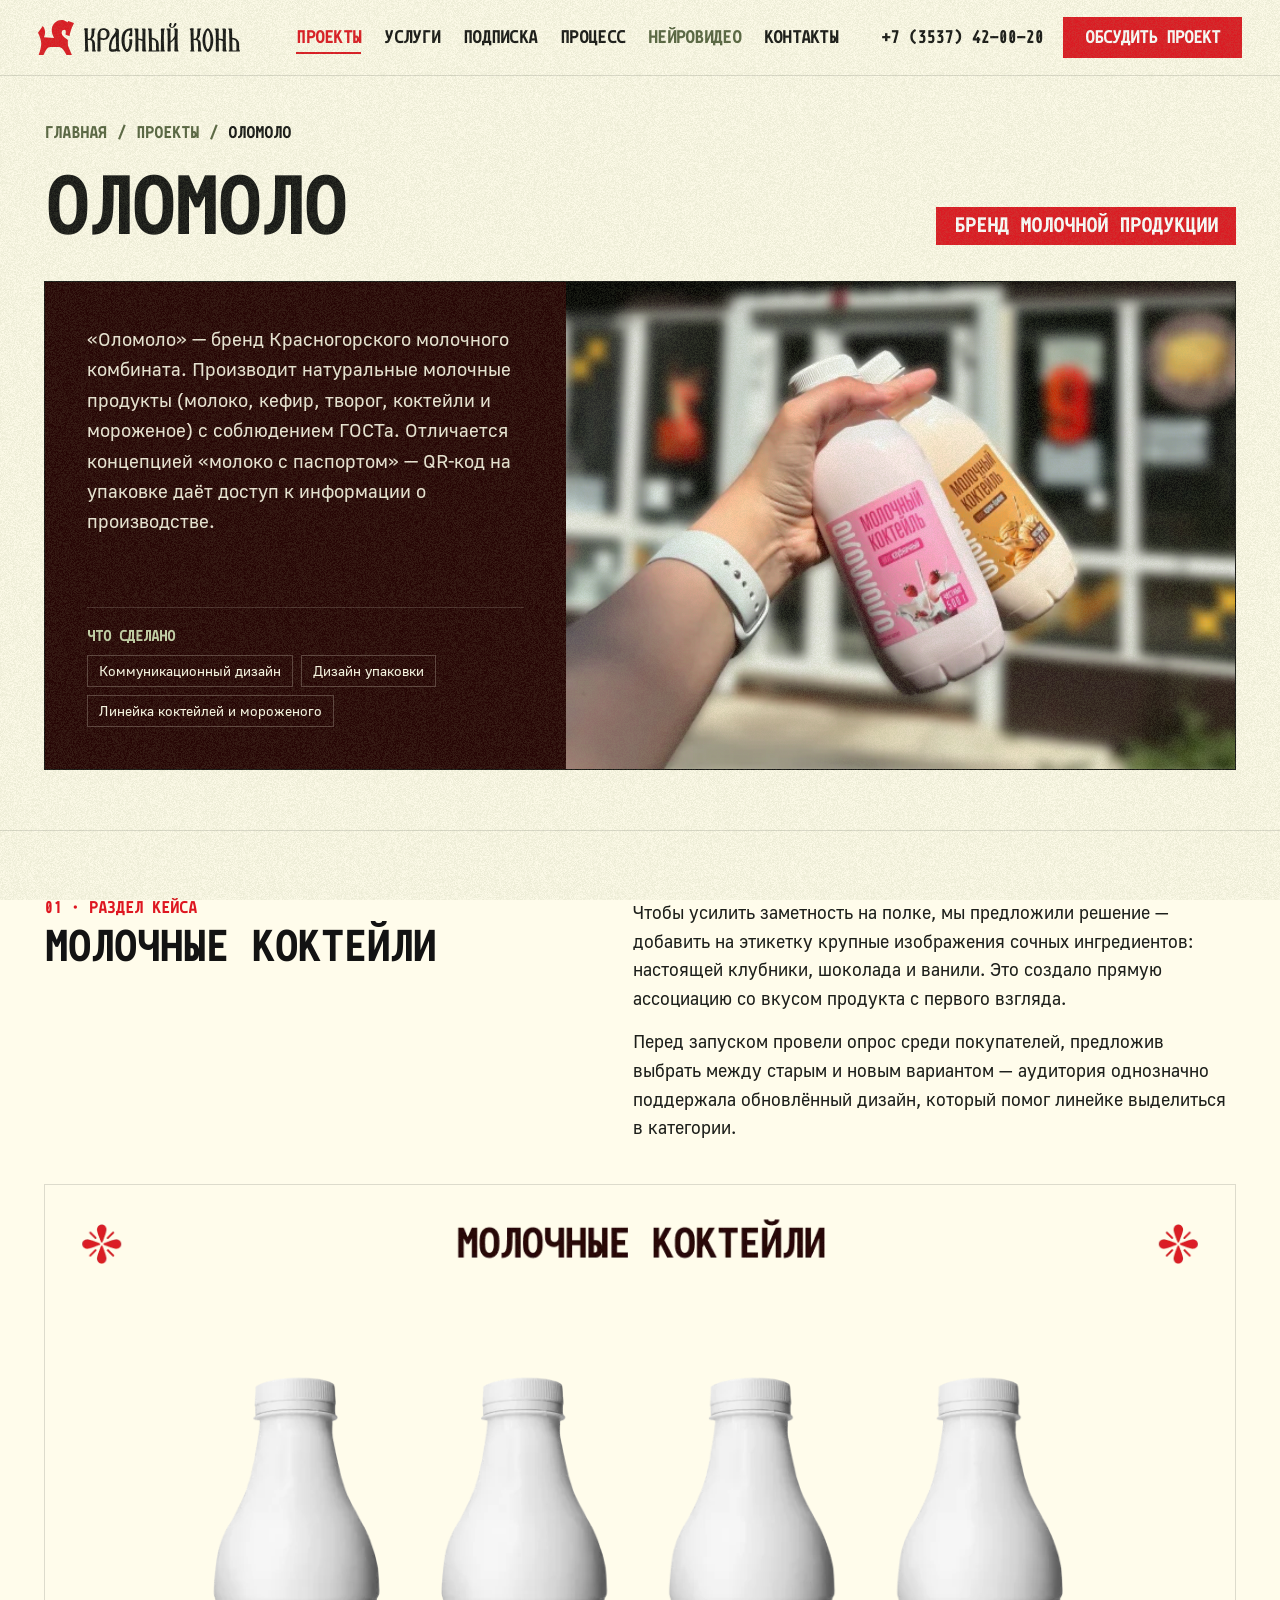
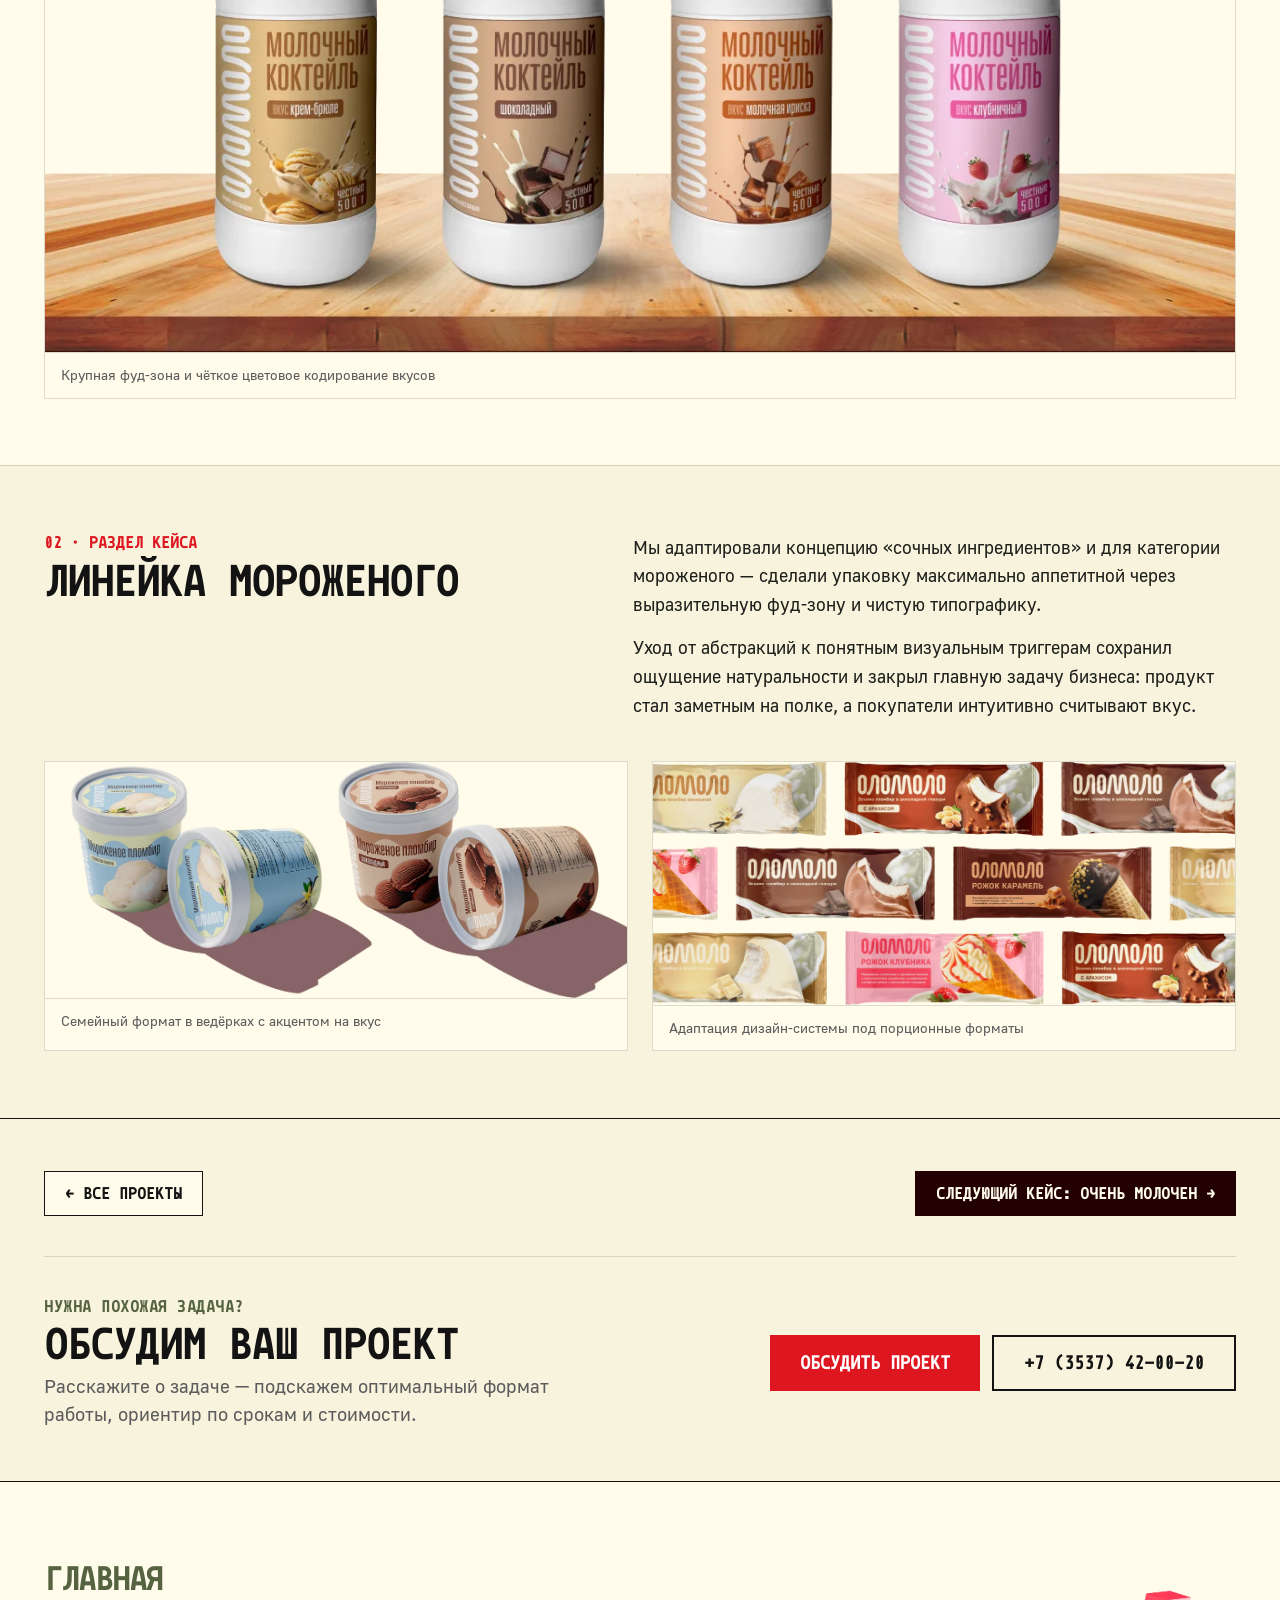
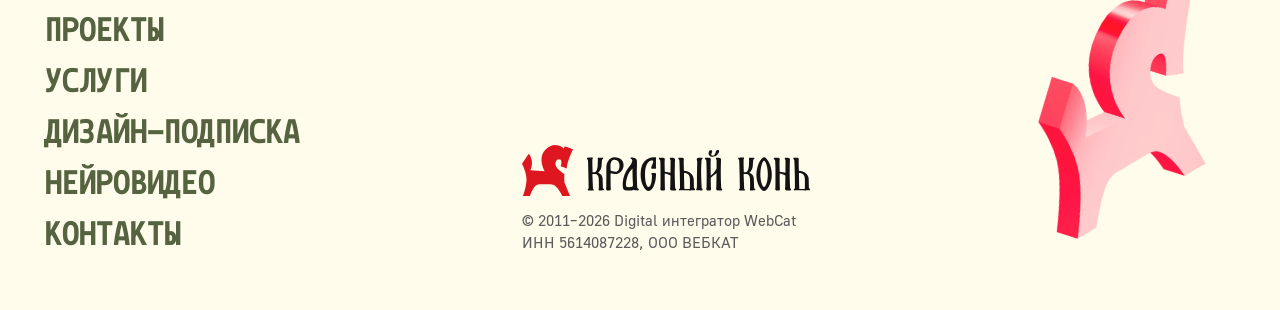
<file: projects/olomolo/index.html>
<!DOCTYPE html>
<html lang="ru" class="home-page">
<head>
  <meta charset="UTF-8">
  <meta name="viewport" content="width=device-width, initial-scale=1">
  <title>Оломоло — Проекты — Красный конь</title>
  <meta name="description" content="Кейс «Оломоло» студии «Красный конь»: редизайн упаковки молочных коктейлей и линейки мороженого Красногорского молочного комбината.">
  <link rel="preload" href="../../assets/fonts/Monoid-Bold.woff2" as="font" type="font/woff2" crossorigin>
  <link rel="preload" href="../../assets/fonts/Golos-UI_Regular.woff2" as="font" type="font/woff2" crossorigin>
  <link rel="stylesheet" href="../../css/style.css?v=3">
  <link rel="stylesheet" href="../../css/home.css?v=3">
  <link rel="stylesheet" href="../../css/projects.css?v=1">
</head>
<body class="home case-page" data-page-id="project-olomolo" data-project-id="olomolo" data-ai-enabled="false">

  <a class="skip-link" href="#main-content">Перейти к основному содержанию</a>
  <div class="noise" aria-hidden="true"></div>

  <!-- ============ HEADER ============ -->
  <header class="header home-header" id="header" data-static data-section-id="header">
    <a class="logo" href="../../" aria-label="Красный конь — на главную">
      <img class="logo__horse" src="../../assets/img/logo-horse.svg" alt="" width="52" height="51">
      <img class="logo__word" src="../../assets/img/logo-wordmark.svg" alt="Красный конь" width="223" height="41">
    </a>

    <nav class="home-header__links" aria-label="Основная навигация">
      <a class="home-header__link" href="../" aria-current="page">Проекты</a>
      <a class="home-header__link" href="../../#services">Услуги</a>
      <a class="home-header__link" href="../../#subscription">Подписка</a>
      <a class="home-header__link" href="../../#process">Процесс</a>
      <a class="home-header__link home-header__link--accent" href="../../neurovideo/">Нейровидео</a>
      <a class="home-header__link" href="../../#contacts">Контакты</a>
    </nav>

    <div class="home-header__actions">
      <a class="home-header__phone" href="tel:+73537420020">+7 (3537) 42-00-20</a>
      <button class="btn btn--red home-header__cta" type="button" data-open-popup data-service="Похожий проект: Оломоло">Обсудить проект</button>
      <button class="burger" type="button" aria-label="Открыть меню" aria-expanded="false" aria-controls="menu" data-open-menu>
        <span></span><span></span><span></span>
      </button>
    </div>
  </header>

  <!-- ============ 12-КОЛОНОЧНАЯ ОБОЛОЧКА ============ -->
  <div class="page-shell" data-page-shell>
    <main class="page-main" id="main-content" data-main-content>

      <!-- Вводная секция кейса -->
      <section class="case-hero" id="intro" data-section-id="intro" data-section-title="О проекте: Оломоло" data-project-id="olomolo">
        <div class="h-wrap">
          <nav class="breadcrumbs" aria-label="Хлебные крошки">
            <ol class="breadcrumbs__list">
              <li class="breadcrumbs__item"><a class="breadcrumbs__link" href="../../">Главная</a></li>
              <li class="breadcrumbs__item"><a class="breadcrumbs__link" href="../">Проекты</a></li>
              <li class="breadcrumbs__item"><span class="breadcrumbs__current" aria-current="page">Оломоло</span></li>
            </ol>
          </nav>

          <div class="case-hero__head">
            <h1 class="case-hero__h1">Оломоло</h1>
            <span class="case-hero__badge">Бренд молочной продукции</span>
          </div>

          <div class="case-hero__split">
            <div class="case-hero__info">
              <p class="case-hero__desc">«Оломоло» — бренд Красногорского молочного комбината. Производит натуральные молочные продукты (молоко, кефир, творог, коктейли и мороженое) с соблюдением ГОСТа. Отличается концепцией «молоко с паспортом» — QR-код на упаковке даёт доступ к информации о производстве.</p>
              <div class="case-hero__scope">
                <span class="case-hero__scope-label">Что сделано</span>
                <div class="case-hero__tags">
                  <span class="case-hero__tag">Коммуникационный дизайн</span>
                  <span class="case-hero__tag">Дизайн упаковки</span>
                  <span class="case-hero__tag">Линейка коктейлей и мороженого</span>
                </div>
              </div>
            </div>
            <div class="case-hero__media">
              <img src="../../assets/img/project-olomolo.webp" alt="Молочные коктейли Оломоло в обновлённой упаковке" width="590" height="430" loading="eager">
            </div>
          </div>
        </div>
      </section>

      <!-- Секция 01: Молочные коктейли -->
      <section class="case-section" id="cocktails" data-section-id="cocktails" data-section-title="Молочные коктейли" data-project-id="olomolo">
        <div class="h-wrap">
          <div class="case-section__head">
            <div class="case-section__title-wrap">
              <span class="case-section__num">01 · Раздел кейса</span>
              <h2 class="case-section__title">Молочные коктейли</h2>
            </div>
            <div class="case-section__text">
              <p>Чтобы усилить заметность на полке, мы предложили решение — добавить на этикетку крупные изображения сочных ингредиентов: настоящей клубники, шоколада и ванили. Это создало прямую ассоциацию со вкусом продукта с первого взгляда.</p>
              <p>Перед запуском провели опрос среди покупателей, предложив выбрать между старым и новым вариантом — аудитория однозначно поддержала обновлённый дизайн, который помог линейке выделиться в категории.</p>
            </div>
          </div>

          <div class="case-gallery case-gallery--single">
            <figure class="case-figure">
              <img src="../../assets/img/cases/olomolo/cocktails.webp" alt="Обновлённая линейка молочных коктейлей Оломоло" width="1280" height="825" loading="lazy" decoding="async">
              <figcaption class="case-figure__cap">Крупная фуд-зона и чёткое цветовое кодирование вкусов</figcaption>
            </figure>
          </div>
        </div>
      </section>

      <!-- Секция 02: Линейка мороженого -->
      <section class="case-section case-section--panel" id="ice-cream" data-section-id="ice-cream" data-section-title="Линейка мороженого" data-project-id="olomolo">
        <div class="h-wrap">
          <div class="case-section__head">
            <div class="case-section__title-wrap">
              <span class="case-section__num">02 · Раздел кейса</span>
              <h2 class="case-section__title">Линейка мороженого</h2>
            </div>
            <div class="case-section__text">
              <p>Мы адаптировали концепцию «сочных ингредиентов» и для категории мороженого — сделали упаковку максимально аппетитной через выразительную фуд-зону и чистую типографику.</p>
              <p>Уход от абстракций к понятным визуальным триггерам сохранил ощущение натуральности и закрыл главную задачу бизнеса: продукт стал заметным на полке, а покупатели интуитивно считывают вкус.</p>
            </div>
          </div>

          <div class="case-gallery case-gallery--two">
            <figure class="case-figure">
              <img src="../../assets/img/cases/olomolo/buckets.webp" alt="Мороженое Оломоло в семейных ведёрках" width="1280" height="519" loading="lazy" decoding="async">
              <figcaption class="case-figure__cap">Семейный формат в ведёрках с акцентом на вкус</figcaption>
            </figure>
            <figure class="case-figure">
              <img src="../../assets/img/cases/olomolo/icecream.webp" alt="Порционное мороженое Оломоло" width="1280" height="533" loading="lazy" decoding="async">
              <figcaption class="case-figure__cap">Адаптация дизайн-системы под порционные форматы</figcaption>
            </figure>
          </div>
        </div>
      </section>

      <!-- Навигация по проектам и финальный CTA -->
      <section class="case-nav-band" id="case-cta" data-section-id="case-cta" data-section-title="Обсудить похожий проект" data-project-id="olomolo">
        <div class="h-wrap">
          <nav class="case-nav" aria-label="Навигация по проектам">
            <a class="case-nav__link" href="../">← Все проекты</a>
            <a class="case-nav__link case-nav__link--next" href="../ochen-molochen/">Следующий кейс: Очень молочен →</a>
          </nav>

          <div class="case-cta">
            <div class="case-cta__copy">
              <span class="h-kicker">Нужна похожая задача?</span>
              <h2 class="case-cta__title">Обсудим ваш проект</h2>
              <p class="h-subtitle">Расскажите о&nbsp;задаче — подскажем оптимальный формат работы, ориентир по&nbsp;срокам и&nbsp;стоимости.</p>
            </div>
            <div class="case-cta__actions">
              <button class="btn btn--red" type="button" data-open-popup data-service="Похожий проект: Оломоло">Обсудить проект</button>
              <a class="btn btn--outline" href="tel:+73537420020">+7 (3537) 42-00-20</a>
            </div>
          </div>
        </div>
      </section>

      <!-- ============ FOOTER ============ -->
      <footer class="h-footer" data-section-id="footer" data-section-title="Подвал сайта">
        <div class="h-wrap">
          <div class="h-footer__grid">
            <nav class="h-footer__nav" aria-label="Навигация в подвале">
              <a class="h-footer__link" href="../../">Главная</a>
              <a class="h-footer__link" href="../">Проекты</a>
              <a class="h-footer__link" href="../../#services">Услуги</a>
              <a class="h-footer__link" href="../../#subscription">Дизайн-подписка</a>
              <a class="h-footer__link" href="../../neurovideo/">Нейровидео</a>
              <a class="h-footer__link" href="../../#contacts">Контакты</a>
            </nav>

            <div class="h-footer__legal">
              <a class="logo" href="../../" aria-label="Красный конь — на главную">
                <img class="logo__horse" src="../../assets/img/logo-horse.svg" alt="" width="36" height="35" loading="lazy">
                <img class="logo__word" src="../../assets/img/logo-wordmark.svg" alt="Красный конь" width="156" height="29" loading="lazy">
              </a>
              <p class="h-footer__copy">
                © 2011–2026 Digital интегратор WebCat<br>
                ИНН 5614087228, ООО ВЕБКАТ
              </p>
            </div>

            <div class="h-footer__art" aria-hidden="true">
              <img class="h-footer__horse" src="../../assets/img/horse-3d.webp" alt="" width="1152" height="1578" loading="lazy" decoding="async">
            </div>
          </div>
        </div>
      </footer>
    </main>

    <!-- Слот будущего ИИ-ассистента и контекстного рассказчика (скрыт по умолчанию, 0px ширины) -->
    <aside class="page-assistant" id="ai-assistant-slot" data-ai-slot aria-label="ИИ-ассистент" hidden></aside>
  </div>

  <!-- ============ МЕНЮ (оверлей) ============ -->
  <div class="menu" id="menu" aria-hidden="true">
    <img class="menu__flower" src="../../assets/img/menu-flower.svg" alt="" aria-hidden="true" loading="lazy">
    <div class="menu__header">
      <a class="logo" href="../../" aria-label="Красный конь — на главную">
        <img class="logo__horse" src="../../assets/img/logo-horse.svg" alt="" width="52" height="51">
        <img class="logo__word" src="../../assets/img/logo-wordmark-white.svg" alt="Красный конь" width="223" height="41">
      </a>
      <button class="menu__close" type="button" aria-label="Закрыть меню" data-close-menu>
        <img src="../../assets/img/close-white.svg" alt="" width="44" height="44">
      </button>
    </div>

    <nav class="big-links big-links--menu" aria-label="Мобильное меню">
      <a class="big-link" href="../../"><span class="big-link__inner"><img src="../../assets/img/triangle-red.svg" alt="" class="big-link__arrow">Главная</span></a>
      <a class="big-link is-current" href="../"><span class="big-link__inner"><img src="../../assets/img/triangle-red.svg" alt="" class="big-link__arrow">Проекты</span></a>
      <a class="big-link" href="../../#services"><span class="big-link__inner"><img src="../../assets/img/triangle-red.svg" alt="" class="big-link__arrow">Услуги</span></a>
      <a class="big-link" href="../../neurovideo/"><span class="big-link__inner"><img src="../../assets/img/triangle-red.svg" alt="" class="big-link__arrow">Нейровидео</span></a>
      <a class="big-link" href="../../#contacts"><span class="big-link__inner"><img src="../../assets/img/triangle-red.svg" alt="" class="big-link__arrow">Контакты</span></a>
    </nav>

    <div class="menu__meta">
      <div class="menu__contacts">
        <a class="menu__phone" href="tel:+73537420020">+7 (3537) 42-00-20</a>
        <button class="btn btn--red" type="button" data-open-popup data-service="Похожий проект: Оломоло">Обсудить проект</button>
      </div>
      <p class="menu__copy">© 2011–2026 Digital интегратор WebCat<br>ИНН 5614087228, ООО ВЕБКАТ</p>
    </div>
  </div>

  <!-- ============ ПОП-АП (preview-режим до P0-F) ============ -->
  <div class="popup" id="popup" aria-hidden="true">
    <div class="popup__overlay" data-close-popup></div>
    <div class="popup__card" role="dialog" aria-modal="true" aria-labelledby="popup-title">
      <div class="popup__view popup__view--form">
        <div class="popup__head">
          <h2 class="popup__title" id="popup-title" data-popup-title>Познакомимся?</h2>
          <p class="popup__sub" data-popup-sub>Оставьте контакты — обсудим задачу и&nbsp;ориентир по&nbsp;срокам</p>
        </div>
        <button class="popup__close" type="button" aria-label="Закрыть" data-close-popup>
          <img src="../../assets/img/close-green.svg" alt="" width="32" height="32">
        </button>

        <form class="popup__form" id="lead-form" data-form-mode="preview" novalidate>
          <input type="hidden" name="service" value="">
          <div class="popup__fields">
            <label class="field"><input type="text" name="name" placeholder="От кого" autocomplete="name" required></label>
            <label class="field"><input type="tel" name="phone" placeholder="Номер телефона" autocomplete="tel" required></label>
            <label class="field"><input type="text" name="message" placeholder="Коротко опишите запрос"></label>
          </div>
          <p class="popup__notice">Preview-версия: форма работает в&nbsp;тестовом режиме без отправки на&nbsp;сервер. Подключение CRM и&nbsp;документов ПД запланировано на&nbsp;этап P0-F.</p>
          <button class="btn popup__submit" type="submit">Отправить (тест)</button>
        </form>

        <div class="stamp" aria-hidden="true">
          <img class="stamp__border" src="../../assets/img/stamp-border.svg" alt="">
          <span class="stamp__bg"></span>
          <img class="stamp__clouds" src="../../assets/img/stamp-clouds.svg" alt="">
          <img class="stamp__horse" src="../../assets/img/stamp-horse.svg" alt="">
          <img class="stamp__word" src="../../assets/img/stamp-wordmark.svg" alt="">
        </div>
      </div>

      <div class="popup__view popup__view--done" aria-live="polite">
        <img class="popup__flap" src="../../assets/img/envelope-flap.svg" alt="">
        <div class="popup__thanks">
          <p class="popup__thanks-title" data-popup-thanks-title>Тестовый режим (preview)</p>
          <p class="popup__thanks-text" data-popup-thanks-text>Заявка не отправлена на сервер — подключение CRM запланировано на следующий этап. Для связи: +7 (3537) 42-00-20.</p>
        </div>
      </div>
    </div>
  </div>

  <script src="../../js/common.js?v=3"></script>
  <script src="../../js/projects.js?v=1"></script>
</body>
</html>
</file>
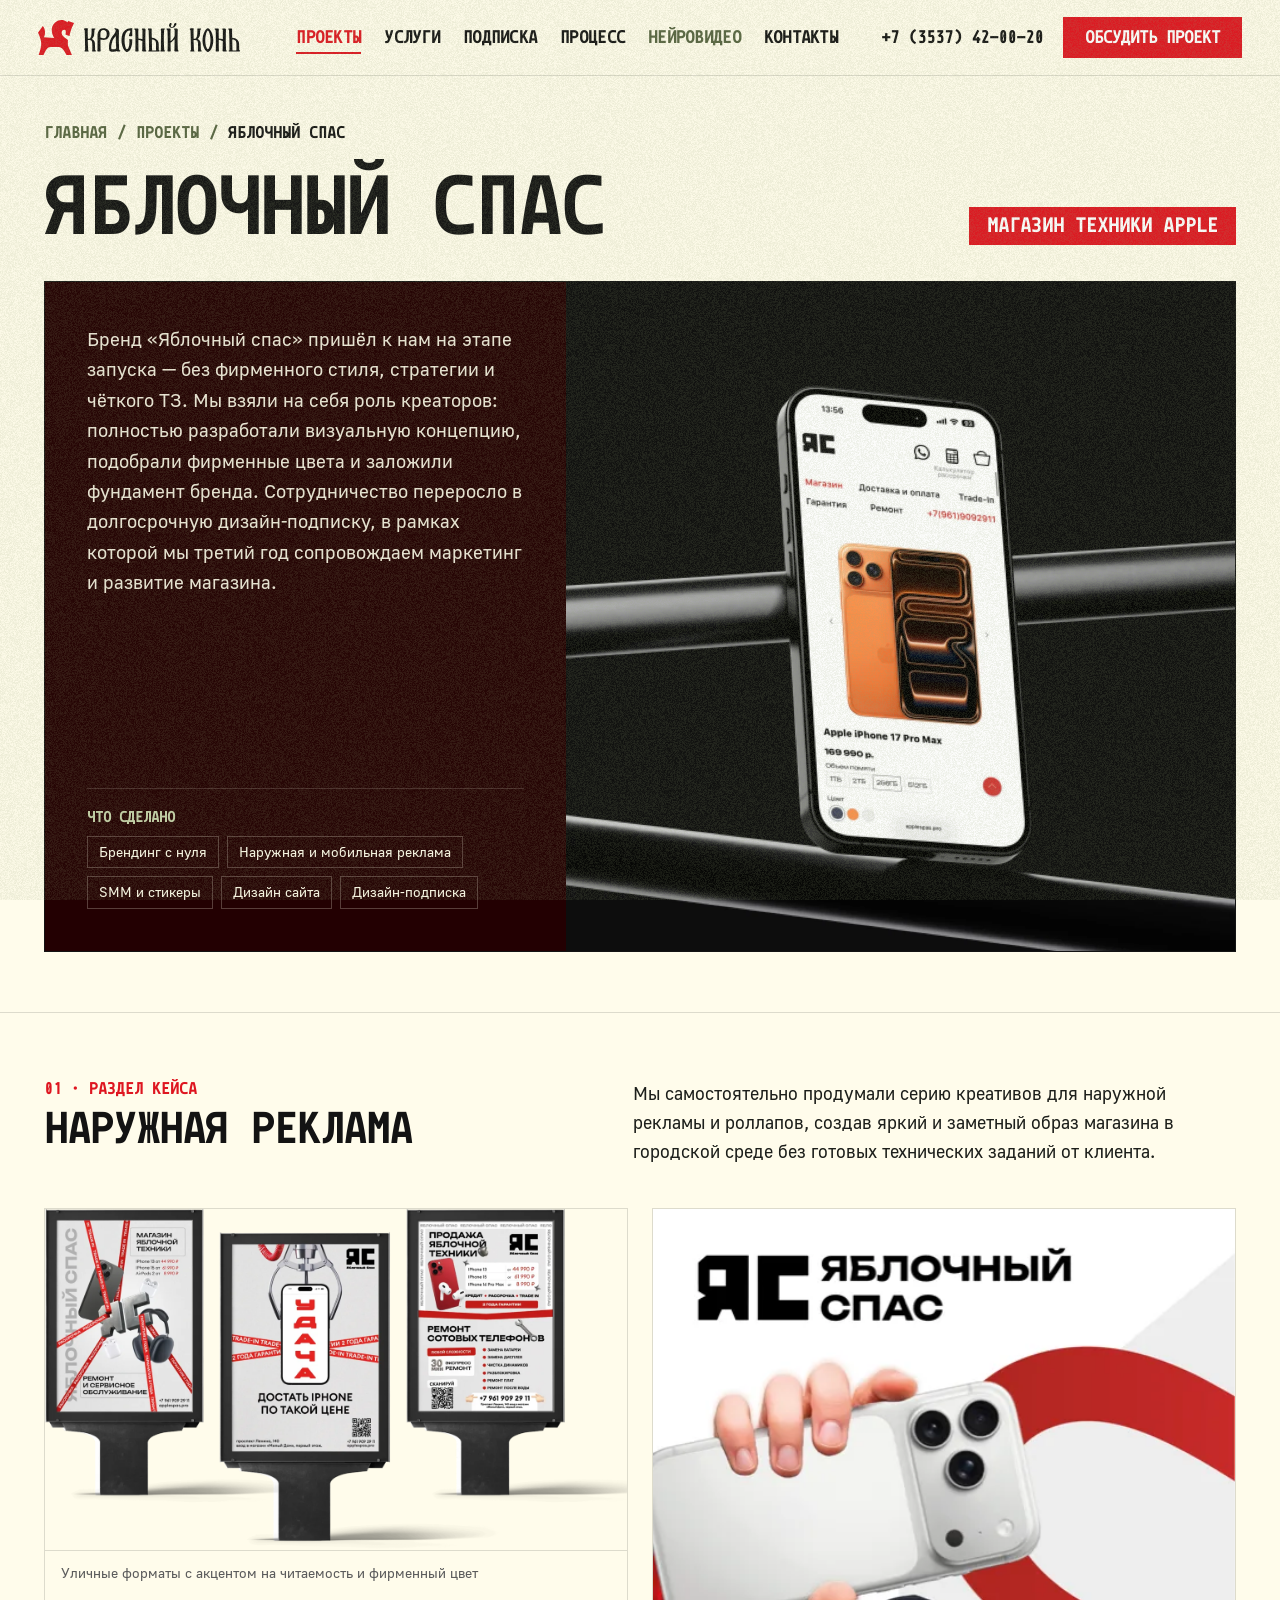
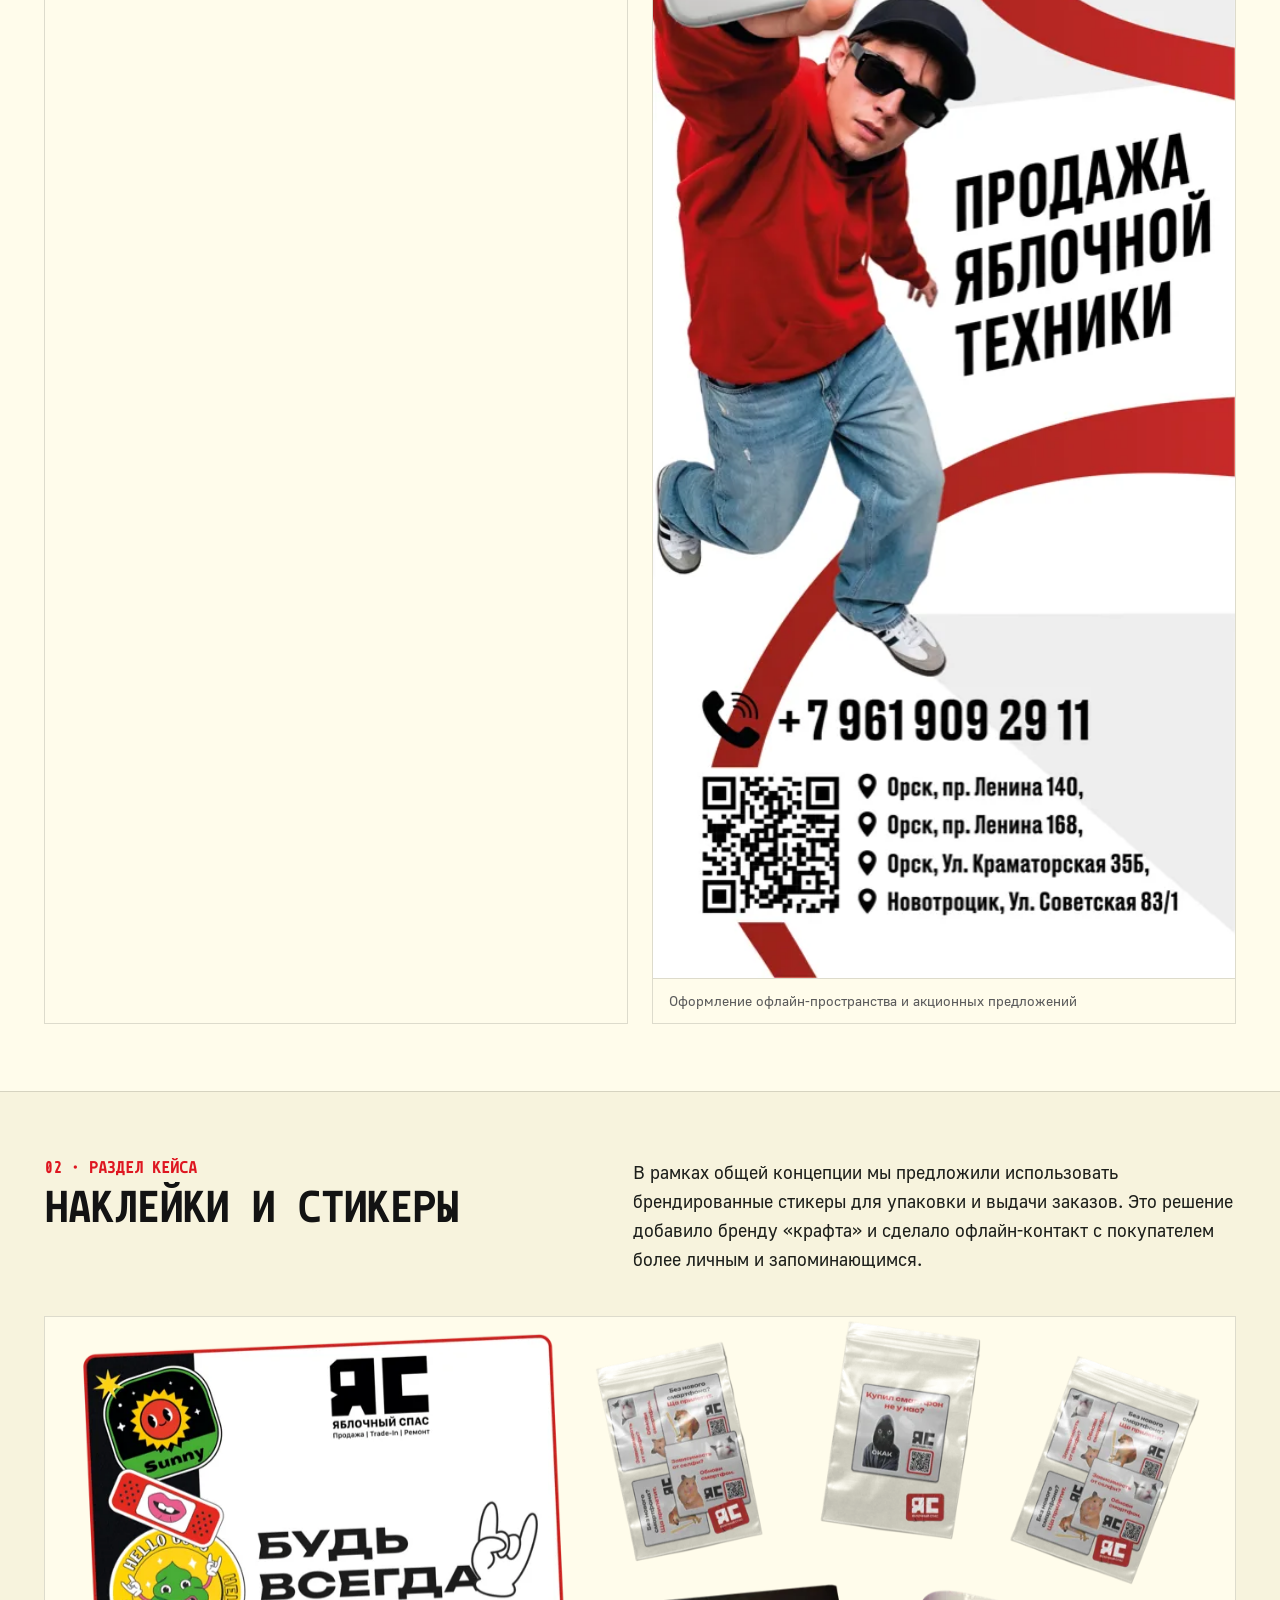
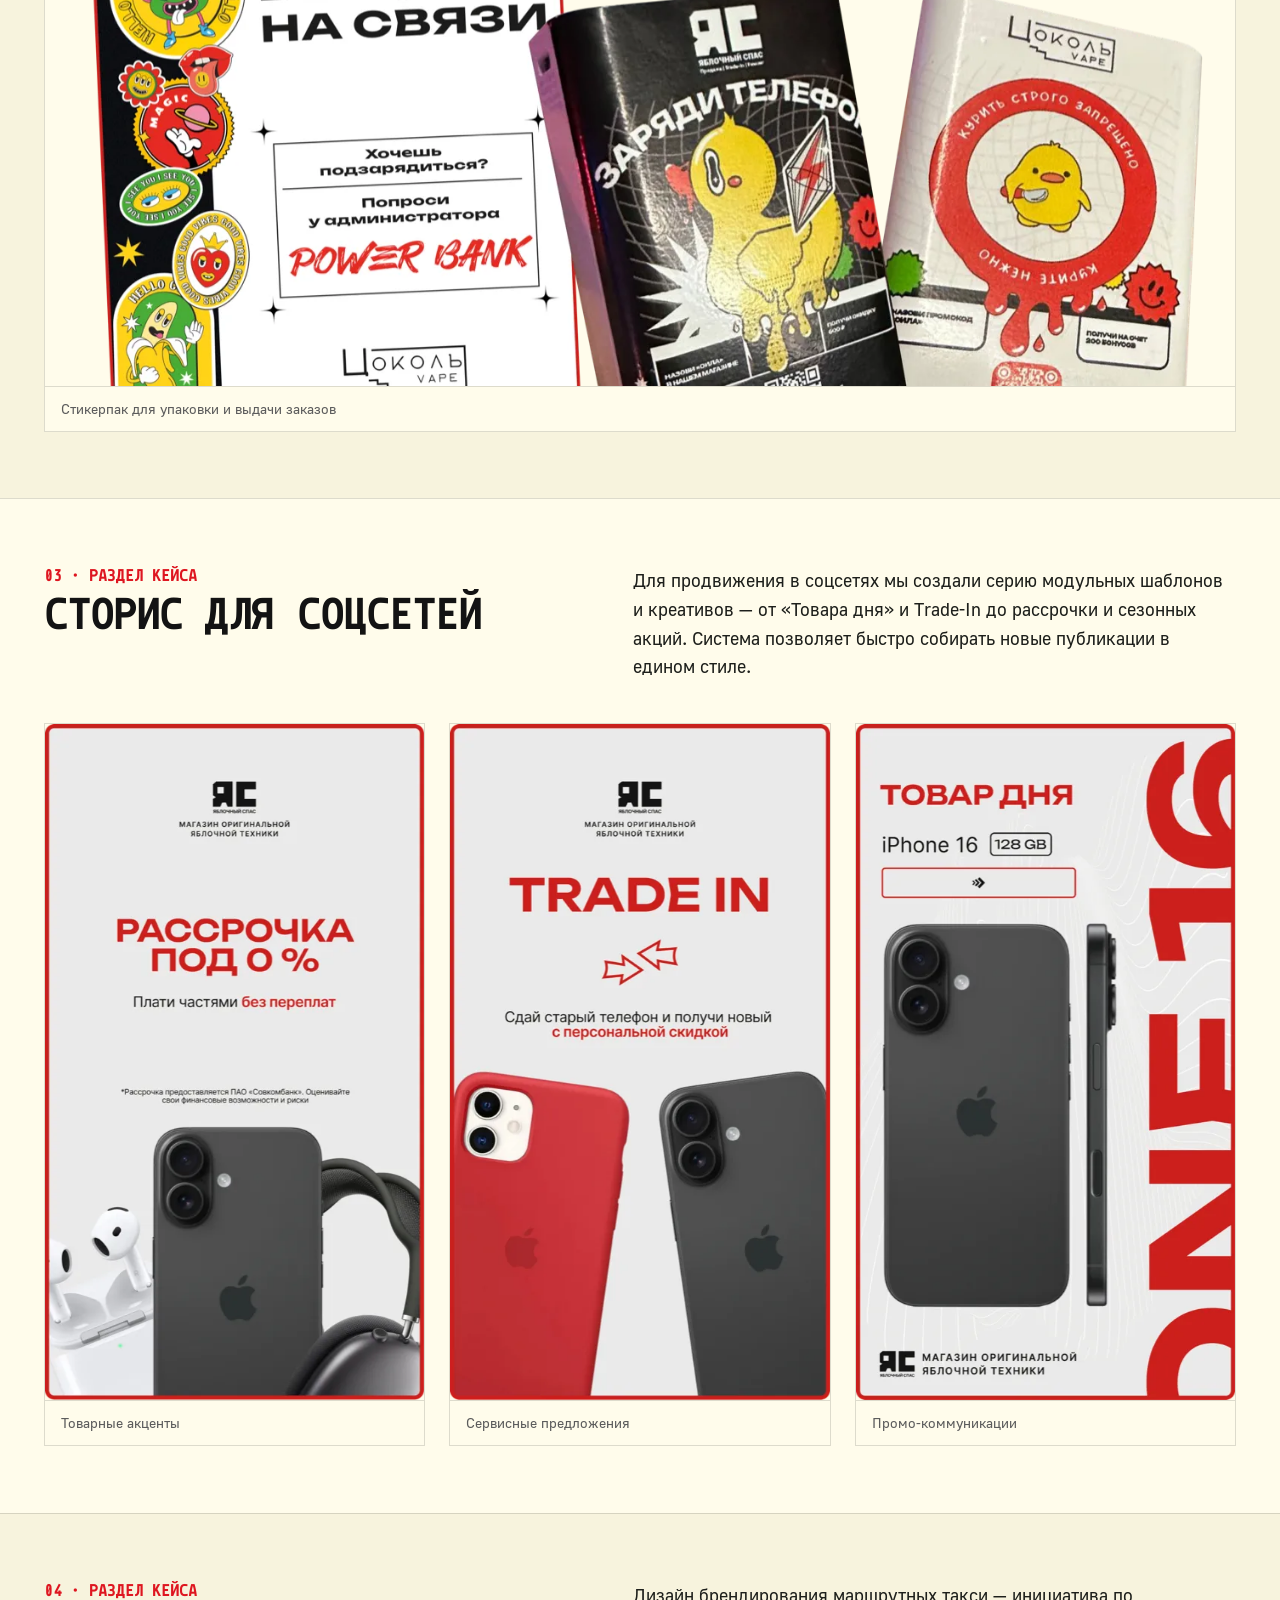
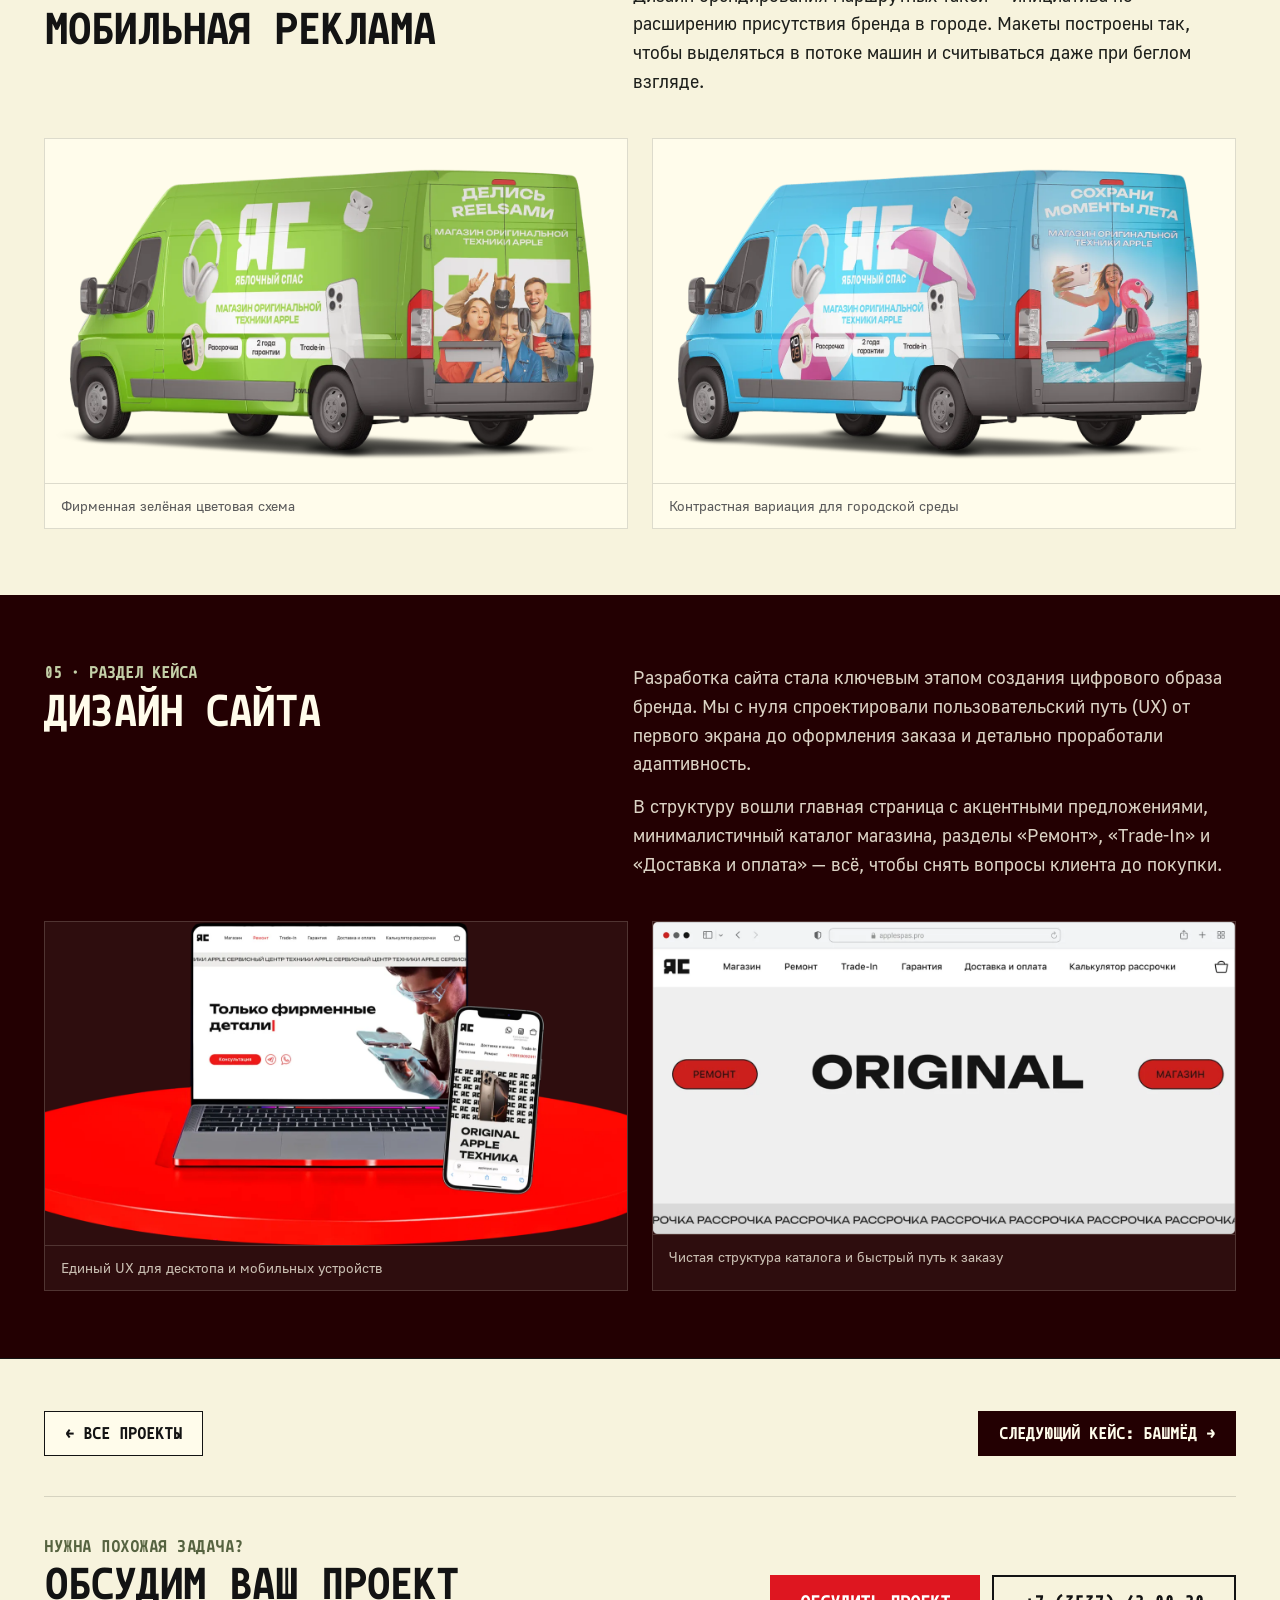
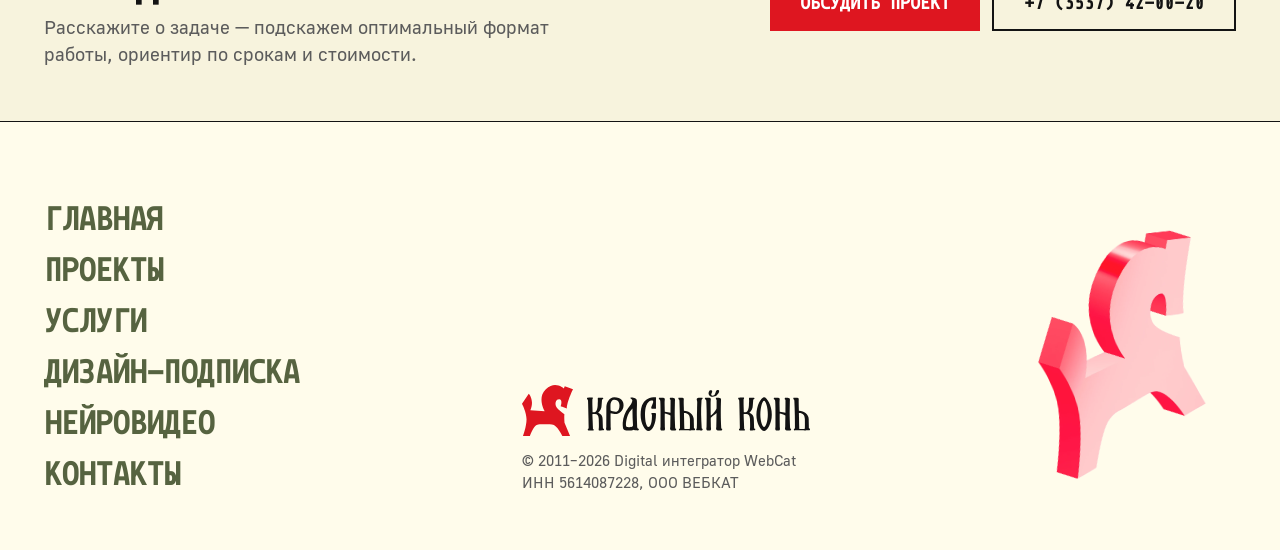
<file: projects/yablochny-spas/index.html>
<!DOCTYPE html>
<html lang="ru" class="home-page">
<head>
  <meta charset="UTF-8">
  <meta name="viewport" content="width=device-width, initial-scale=1">
  <title>Яблочный спас — Проекты — Красный конь</title>
  <meta name="description" content="Кейс «Яблочный спас» студии «Красный конь»: запуск бренда, наружная и мобильная реклама, стикеры, сторис и дизайн сайта.">
  <link rel="preload" href="../../assets/fonts/Monoid-Bold.woff2" as="font" type="font/woff2" crossorigin>
  <link rel="preload" href="../../assets/fonts/Golos-UI_Regular.woff2" as="font" type="font/woff2" crossorigin>
  <link rel="stylesheet" href="../../css/style.css?v=3">
  <link rel="stylesheet" href="../../css/home.css?v=3">
  <link rel="stylesheet" href="../../css/projects.css?v=1">
</head>
<body class="home case-page" data-page-id="project-yablochny-spas" data-project-id="yablochny-spas" data-ai-enabled="false">

  <a class="skip-link" href="#main-content">Перейти к основному содержанию</a>
  <div class="noise" aria-hidden="true"></div>

  <!-- ============ HEADER ============ -->
  <header class="header home-header" id="header" data-static data-section-id="header">
    <a class="logo" href="../../" aria-label="Красный конь — на главную">
      <img class="logo__horse" src="../../assets/img/logo-horse.svg" alt="" width="52" height="51">
      <img class="logo__word" src="../../assets/img/logo-wordmark.svg" alt="Красный конь" width="223" height="41">
    </a>

    <nav class="home-header__links" aria-label="Основная навигация">
      <a class="home-header__link" href="../" aria-current="page">Проекты</a>
      <a class="home-header__link" href="../../#services">Услуги</a>
      <a class="home-header__link" href="../../#subscription">Подписка</a>
      <a class="home-header__link" href="../../#process">Процесс</a>
      <a class="home-header__link home-header__link--accent" href="../../neurovideo/">Нейровидео</a>
      <a class="home-header__link" href="../../#contacts">Контакты</a>
    </nav>

    <div class="home-header__actions">
      <a class="home-header__phone" href="tel:+73537420020">+7 (3537) 42-00-20</a>
      <button class="btn btn--red home-header__cta" type="button" data-open-popup data-service="Похожий проект: Яблочный спас">Обсудить проект</button>
      <button class="burger" type="button" aria-label="Открыть меню" aria-expanded="false" aria-controls="menu" data-open-menu>
        <span></span><span></span><span></span>
      </button>
    </div>
  </header>

  <!-- ============ 12-КОЛОНОЧНАЯ ОБОЛОЧКА ============ -->
  <div class="page-shell" data-page-shell>
    <main class="page-main" id="main-content" data-main-content>

      <!-- Вводная секция кейса -->
      <section class="case-hero" id="intro" data-section-id="intro" data-section-title="О проекте: Яблочный спас" data-project-id="yablochny-spas">
        <div class="h-wrap">
          <nav class="breadcrumbs" aria-label="Хлебные крошки">
            <ol class="breadcrumbs__list">
              <li class="breadcrumbs__item"><a class="breadcrumbs__link" href="../../">Главная</a></li>
              <li class="breadcrumbs__item"><a class="breadcrumbs__link" href="../">Проекты</a></li>
              <li class="breadcrumbs__item"><span class="breadcrumbs__current" aria-current="page">Яблочный спас</span></li>
            </ol>
          </nav>

          <div class="case-hero__head">
            <h1 class="case-hero__h1">Яблочный спас</h1>
            <span class="case-hero__badge">Магазин техники Apple</span>
          </div>

          <div class="case-hero__split">
            <div class="case-hero__info">
              <p class="case-hero__desc">Бренд «Яблочный спас» пришёл к нам на этапе запуска — без фирменного стиля, стратегии и чёткого ТЗ. Мы взяли на себя роль креаторов: полностью разработали визуальную концепцию, подобрали фирменные цвета и заложили фундамент бренда. Сотрудничество переросло в долгосрочную дизайн-подписку, в рамках которой мы третий год сопровождаем маркетинг и развитие магазина.</p>
              <div class="case-hero__scope">
                <span class="case-hero__scope-label">Что сделано</span>
                <div class="case-hero__tags">
                  <span class="case-hero__tag">Брендинг с нуля</span>
                  <span class="case-hero__tag">Наружная и мобильная реклама</span>
                  <span class="case-hero__tag">SMM и стикеры</span>
                  <span class="case-hero__tag">Дизайн сайта</span>
                  <span class="case-hero__tag">Дизайн-подписка</span>
                </div>
              </div>
            </div>
            <div class="case-hero__media">
              <img src="../../assets/img/project-spas.webp" alt="Фирменный стиль и коммуникации Яблочный спас" width="1130" height="1130" loading="eager">
            </div>
          </div>
        </div>
      </section>

      <!-- Секция 01: Наружная реклама -->
      <section class="case-section" id="outdoor" data-section-id="outdoor" data-section-title="Наружная реклама" data-project-id="yablochny-spas">
        <div class="h-wrap">
          <div class="case-section__head">
            <div class="case-section__title-wrap">
              <span class="case-section__num">01 · Раздел кейса</span>
              <h2 class="case-section__title">Наружная реклама</h2>
            </div>
            <div class="case-section__text">
              <p>Мы самостоятельно продумали серию креативов для наружной рекламы и роллапов, создав яркий и заметный образ магазина в городской среде без готовых технических заданий от клиента.</p>
            </div>
          </div>

          <div class="case-gallery case-gallery--two">
            <figure class="case-figure">
              <img src="../../assets/img/cases/yablochny-spas/outdoor-banners.webp" alt="Серия уличных баннеров Яблочный спас" width="1400" height="821" loading="lazy" decoding="async">
              <figcaption class="case-figure__cap">Уличные форматы с акцентом на читаемость и фирменный цвет</figcaption>
            </figure>
            <figure class="case-figure">
              <img src="../../assets/img/cases/yablochny-spas/rollup-1.webp" alt="Роллап для торговой точки Яблочный спас" width="510" height="1200" loading="lazy" decoding="async">
              <figcaption class="case-figure__cap">Оформление офлайн-пространства и акционных предложений</figcaption>
            </figure>
          </div>
        </div>
      </section>

      <!-- Секция 02: Наклейки и стикеры -->
      <section class="case-section case-section--panel" id="stickers" data-section-id="stickers" data-section-title="Наклейки и стикеры" data-project-id="yablochny-spas">
        <div class="h-wrap">
          <div class="case-section__head">
            <div class="case-section__title-wrap">
              <span class="case-section__num">02 · Раздел кейса</span>
              <h2 class="case-section__title">Наклейки и стикеры</h2>
            </div>
            <div class="case-section__text">
              <p>В рамках общей концепции мы предложили использовать брендированные стикеры для упаковки и выдачи заказов. Это решение добавило бренду «крафта» и сделало офлайн-контакт с покупателем более личным и запоминающимся.</p>
            </div>
          </div>

          <div class="case-gallery case-gallery--single">
            <figure class="case-figure">
              <img src="../../assets/img/cases/yablochny-spas/stickers.webp" alt="Фирменные наклейки и стикеры Яблочный спас" width="1400" height="787" loading="lazy" decoding="async">
              <figcaption class="case-figure__cap">Стикерпак для упаковки и выдачи заказов</figcaption>
            </figure>
          </div>
        </div>
      </section>

      <!-- Секция 03: Сторис для соцсетей -->
      <section class="case-section" id="stories" data-section-id="stories" data-section-title="Сторис для соцсетей" data-project-id="yablochny-spas">
        <div class="h-wrap">
          <div class="case-section__head">
            <div class="case-section__title-wrap">
              <span class="case-section__num">03 · Раздел кейса</span>
              <h2 class="case-section__title">Сторис для соцсетей</h2>
            </div>
            <div class="case-section__text">
              <p>Для продвижения в соцсетях мы создали серию модульных шаблонов и креативов — от «Товара дня» и Trade-In до рассрочки и сезонных акций. Система позволяет быстро собирать новые публикации в едином стиле.</p>
            </div>
          </div>

          <div class="case-gallery case-gallery--three">
            <figure class="case-figure">
              <img src="../../assets/img/cases/yablochny-spas/stories-1.webp" alt="Сторис Яблочный спас — товар дня" width="505" height="900" loading="lazy" decoding="async">
              <figcaption class="case-figure__cap">Товарные акценты</figcaption>
            </figure>
            <figure class="case-figure">
              <img src="../../assets/img/cases/yablochny-spas/stories-2.webp" alt="Сторис Яблочный спас — Trade-In" width="505" height="900" loading="lazy" decoding="async">
              <figcaption class="case-figure__cap">Сервисные предложения</figcaption>
            </figure>
            <figure class="case-figure">
              <img src="../../assets/img/cases/yablochny-spas/stories-3.webp" alt="Сторис Яблочный спас — акции и гарантия" width="505" height="900" loading="lazy" decoding="async">
              <figcaption class="case-figure__cap">Промо-коммуникации</figcaption>
            </figure>
          </div>
        </div>
      </section>

      <!-- Секция 04: Мобильная реклама -->
      <section class="case-section case-section--panel" id="mobile-ads" data-section-id="mobile-ads" data-section-title="Мобильная реклама" data-project-id="yablochny-spas">
        <div class="h-wrap">
          <div class="case-section__head">
            <div class="case-section__title-wrap">
              <span class="case-section__num">04 · Раздел кейса</span>
              <h2 class="case-section__title">Мобильная реклама</h2>
            </div>
            <div class="case-section__text">
              <p>Дизайн брендирования маршрутных такси — инициатива по расширению присутствия бренда в городе. Макеты построены так, чтобы выделяться в потоке машин и считываться даже при беглом взгляде.</p>
            </div>
          </div>

          <div class="case-gallery case-gallery--two">
            <figure class="case-figure">
              <img src="../../assets/img/cases/yablochny-spas/bus-green.webp" alt="Брендирование транспорта Яблочный спас — зелёный вариант" width="1400" height="827" loading="lazy" decoding="async">
              <figcaption class="case-figure__cap">Фирменная зелёная цветовая схема</figcaption>
            </figure>
            <figure class="case-figure">
              <img src="../../assets/img/cases/yablochny-spas/bus-blue.webp" alt="Брендирование транспорта Яблочный спас — голубой вариант" width="1400" height="827" loading="lazy" decoding="async">
              <figcaption class="case-figure__cap">Контрастная вариация для городской среды</figcaption>
            </figure>
          </div>
        </div>
      </section>

      <!-- Секция 05: Дизайн сайта -->
      <section class="case-section case-section--dark" id="web-design" data-section-id="web-design" data-section-title="Дизайн сайта" data-project-id="yablochny-spas">
        <div class="h-wrap">
          <div class="case-section__head">
            <div class="case-section__title-wrap">
              <span class="case-section__num">05 · Раздел кейса</span>
              <h2 class="case-section__title">Дизайн сайта</h2>
            </div>
            <div class="case-section__text">
              <p>Разработка сайта стала ключевым этапом создания цифрового образа бренда. Мы с нуля спроектировали пользовательский путь (UX) от первого экрана до оформления заказа и детально проработали адаптивность.</p>
              <p>В структуру вошли главная страница с акцентными предложениями, минималистичный каталог магазина, разделы «Ремонт», «Trade-In» и «Доставка и оплата» — всё, чтобы снять вопросы клиента до покупки.</p>
            </div>
          </div>

          <div class="case-gallery case-gallery--two">
            <figure class="case-figure">
              <img src="../../assets/img/cases/yablochny-spas/web-mockup.webp" alt="Адаптивный сайт Яблочный спас на ноутбуке и телефоне" width="1400" height="778" loading="lazy" decoding="async">
              <figcaption class="case-figure__cap">Единый UX для десктопа и мобильных устройств</figcaption>
            </figure>
            <figure class="case-figure">
              <img src="../../assets/img/cases/yablochny-spas/web-home.webp" alt="Главная страница интернет-магазина Яблочный спас" width="1400" height="752" loading="lazy" decoding="async">
              <figcaption class="case-figure__cap">Чистая структура каталога и быстрый путь к заказу</figcaption>
            </figure>
          </div>
        </div>
      </section>

      <!-- Навигация по проектам и финальный CTA -->
      <section class="case-nav-band" id="case-cta" data-section-id="case-cta" data-section-title="Обсудить похожий проект" data-project-id="yablochny-spas">
        <div class="h-wrap">
          <nav class="case-nav" aria-label="Навигация по проектам">
            <a class="case-nav__link" href="../">← Все проекты</a>
            <a class="case-nav__link case-nav__link--next" href="../bashmed/">Следующий кейс: Башмёд →</a>
          </nav>

          <div class="case-cta">
            <div class="case-cta__copy">
              <span class="h-kicker">Нужна похожая задача?</span>
              <h2 class="case-cta__title">Обсудим ваш проект</h2>
              <p class="h-subtitle">Расскажите о&nbsp;задаче — подскажем оптимальный формат работы, ориентир по&nbsp;срокам и&nbsp;стоимости.</p>
            </div>
            <div class="case-cta__actions">
              <button class="btn btn--red" type="button" data-open-popup data-service="Похожий проект: Яблочный спас">Обсудить проект</button>
              <a class="btn btn--outline" href="tel:+73537420020">+7 (3537) 42-00-20</a>
            </div>
          </div>
        </div>
      </section>

      <!-- ============ FOOTER ============ -->
      <footer class="h-footer" data-section-id="footer" data-section-title="Подвал сайта">
        <div class="h-wrap">
          <div class="h-footer__grid">
            <nav class="h-footer__nav" aria-label="Навигация в подвале">
              <a class="h-footer__link" href="../../">Главная</a>
              <a class="h-footer__link" href="../">Проекты</a>
              <a class="h-footer__link" href="../../#services">Услуги</a>
              <a class="h-footer__link" href="../../#subscription">Дизайн-подписка</a>
              <a class="h-footer__link" href="../../neurovideo/">Нейровидео</a>
              <a class="h-footer__link" href="../../#contacts">Контакты</a>
            </nav>

            <div class="h-footer__legal">
              <a class="logo" href="../../" aria-label="Красный конь — на главную">
                <img class="logo__horse" src="../../assets/img/logo-horse.svg" alt="" width="36" height="35" loading="lazy">
                <img class="logo__word" src="../../assets/img/logo-wordmark.svg" alt="Красный конь" width="156" height="29" loading="lazy">
              </a>
              <p class="h-footer__copy">
                © 2011–2026 Digital интегратор WebCat<br>
                ИНН 5614087228, ООО ВЕБКАТ
              </p>
            </div>

            <div class="h-footer__art" aria-hidden="true">
              <img class="h-footer__horse" src="../../assets/img/horse-3d.webp" alt="" width="1152" height="1578" loading="lazy" decoding="async">
            </div>
          </div>
        </div>
      </footer>
    </main>

    <!-- Слот будущего ИИ-ассистента и контекстного рассказчика (скрыт по умолчанию, 0px ширины) -->
    <aside class="page-assistant" id="ai-assistant-slot" data-ai-slot aria-label="ИИ-ассистент" hidden></aside>
  </div>

  <!-- ============ МЕНЮ (оверлей) ============ -->
  <div class="menu" id="menu" aria-hidden="true">
    <img class="menu__flower" src="../../assets/img/menu-flower.svg" alt="" aria-hidden="true" loading="lazy">
    <div class="menu__header">
      <a class="logo" href="../../" aria-label="Красный конь — на главную">
        <img class="logo__horse" src="../../assets/img/logo-horse.svg" alt="" width="52" height="51">
        <img class="logo__word" src="../../assets/img/logo-wordmark-white.svg" alt="Красный конь" width="223" height="41">
      </a>
      <button class="menu__close" type="button" aria-label="Закрыть меню" data-close-menu>
        <img src="../../assets/img/close-white.svg" alt="" width="44" height="44">
      </button>
    </div>

    <nav class="big-links big-links--menu" aria-label="Мобильное меню">
      <a class="big-link" href="../../"><span class="big-link__inner"><img src="../../assets/img/triangle-red.svg" alt="" class="big-link__arrow">Главная</span></a>
      <a class="big-link is-current" href="../"><span class="big-link__inner"><img src="../../assets/img/triangle-red.svg" alt="" class="big-link__arrow">Проекты</span></a>
      <a class="big-link" href="../../#services"><span class="big-link__inner"><img src="../../assets/img/triangle-red.svg" alt="" class="big-link__arrow">Услуги</span></a>
      <a class="big-link" href="../../neurovideo/"><span class="big-link__inner"><img src="../../assets/img/triangle-red.svg" alt="" class="big-link__arrow">Нейровидео</span></a>
      <a class="big-link" href="../../#contacts"><span class="big-link__inner"><img src="../../assets/img/triangle-red.svg" alt="" class="big-link__arrow">Контакты</span></a>
    </nav>

    <div class="menu__meta">
      <div class="menu__contacts">
        <a class="menu__phone" href="tel:+73537420020">+7 (3537) 42-00-20</a>
        <button class="btn btn--red" type="button" data-open-popup data-service="Похожий проект: Яблочный спас">Обсудить проект</button>
      </div>
      <p class="menu__copy">© 2011–2026 Digital интегратор WebCat<br>ИНН 5614087228, ООО ВЕБКАТ</p>
    </div>
  </div>

  <!-- ============ ПОП-АП (preview-режим до P0-F) ============ -->
  <div class="popup" id="popup" aria-hidden="true">
    <div class="popup__overlay" data-close-popup></div>
    <div class="popup__card" role="dialog" aria-modal="true" aria-labelledby="popup-title">
      <div class="popup__view popup__view--form">
        <div class="popup__head">
          <h2 class="popup__title" id="popup-title" data-popup-title>Познакомимся?</h2>
          <p class="popup__sub" data-popup-sub>Оставьте контакты — обсудим задачу и&nbsp;ориентир по&nbsp;срокам</p>
        </div>
        <button class="popup__close" type="button" aria-label="Закрыть" data-close-popup>
          <img src="../../assets/img/close-green.svg" alt="" width="32" height="32">
        </button>

        <form class="popup__form" id="lead-form" data-form-mode="preview" novalidate>
          <input type="hidden" name="service" value="">
          <div class="popup__fields">
            <label class="field"><input type="text" name="name" placeholder="От кого" autocomplete="name" required></label>
            <label class="field"><input type="tel" name="phone" placeholder="Номер телефона" autocomplete="tel" required></label>
            <label class="field"><input type="text" name="message" placeholder="Коротко опишите запрос"></label>
          </div>
          <p class="popup__notice">Preview-версия: форма работает в&nbsp;тестовом режиме без отправки на&nbsp;сервер. Подключение CRM и&nbsp;документов ПД запланировано на&nbsp;этап P0-F.</p>
          <button class="btn popup__submit" type="submit">Отправить (тест)</button>
        </form>

        <div class="stamp" aria-hidden="true">
          <img class="stamp__border" src="../../assets/img/stamp-border.svg" alt="">
          <span class="stamp__bg"></span>
          <img class="stamp__clouds" src="../../assets/img/stamp-clouds.svg" alt="">
          <img class="stamp__horse" src="../../assets/img/stamp-horse.svg" alt="">
          <img class="stamp__word" src="../../assets/img/stamp-wordmark.svg" alt="">
        </div>
      </div>

      <div class="popup__view popup__view--done" aria-live="polite">
        <img class="popup__flap" src="../../assets/img/envelope-flap.svg" alt="">
        <div class="popup__thanks">
          <p class="popup__thanks-title" data-popup-thanks-title>Тестовый режим (preview)</p>
          <p class="popup__thanks-text" data-popup-thanks-text>Заявка не отправлена на сервер — подключение CRM запланировано на следующий этап. Для связи: +7 (3537) 42-00-20.</p>
        </div>
      </div>
    </div>
  </div>

  <script src="../../js/common.js?v=3"></script>
  <script src="../../js/projects.js?v=1"></script>
</body>
</html>
</file>
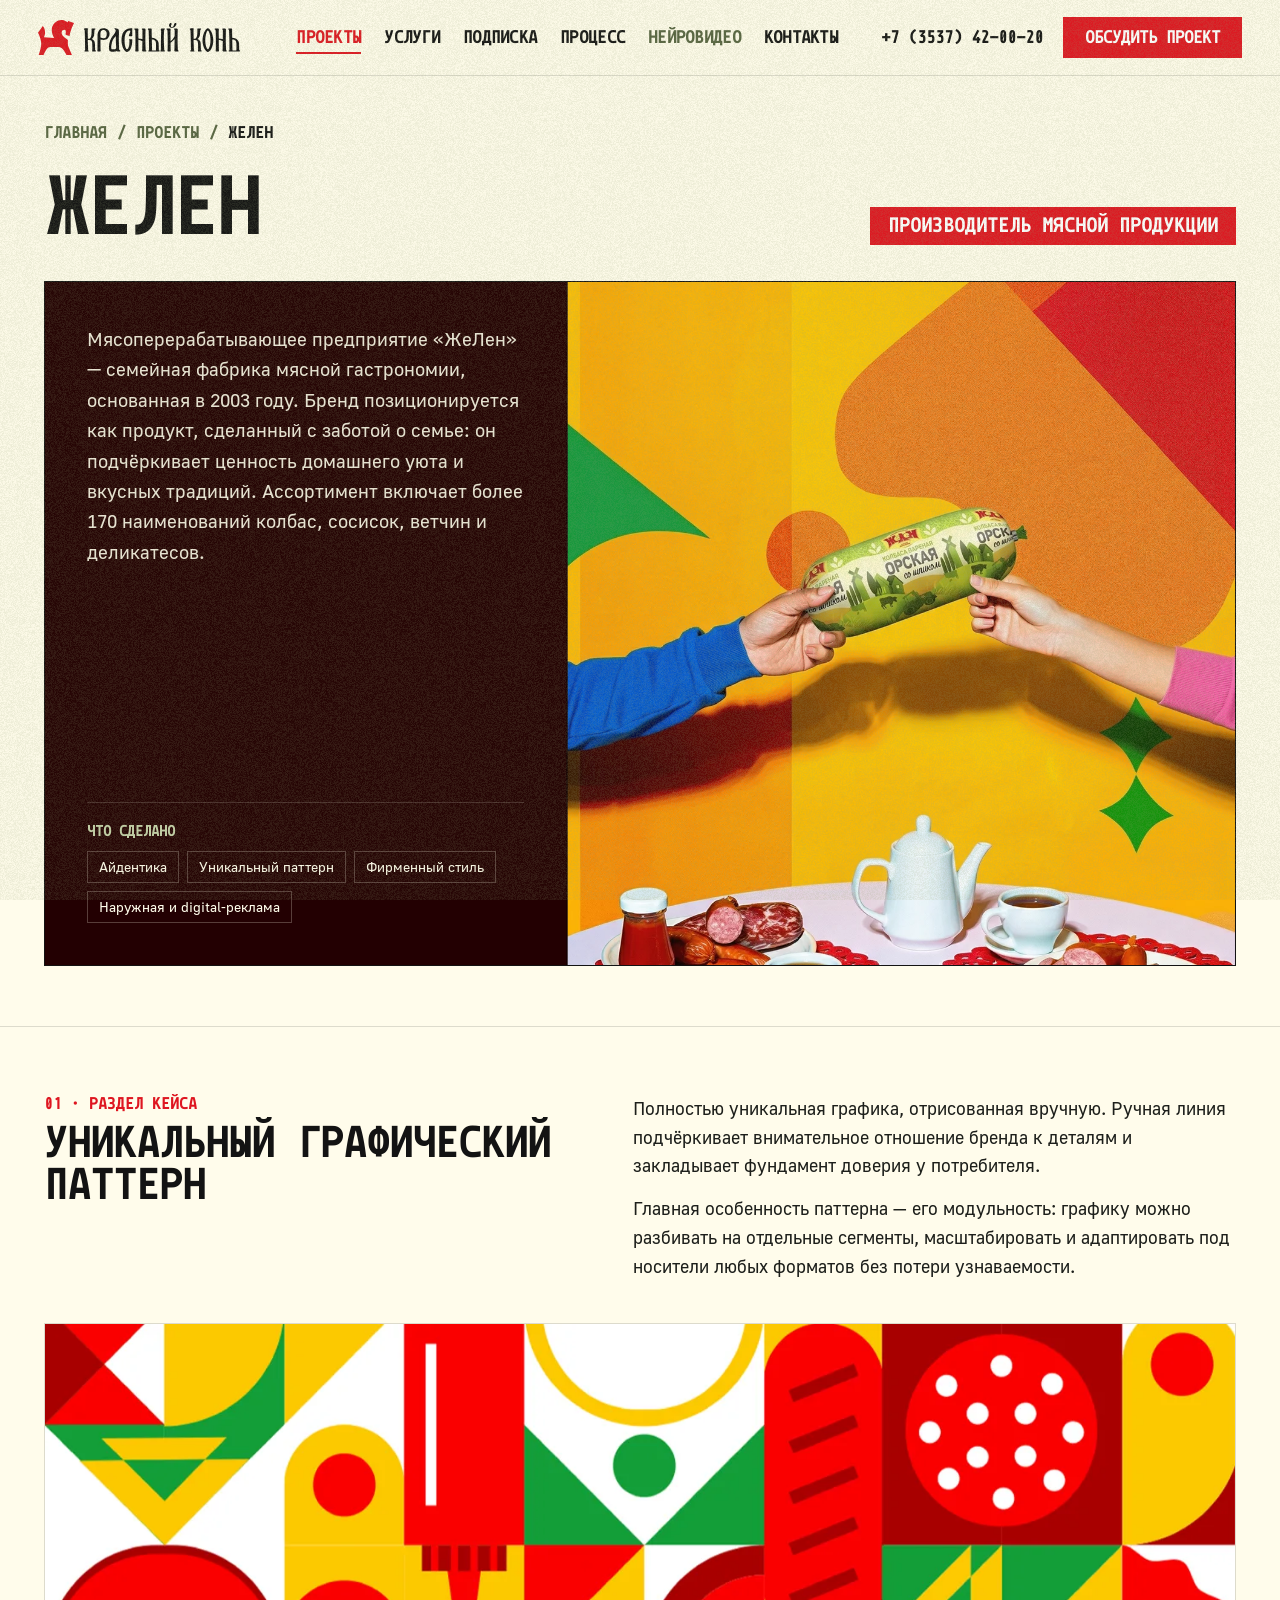
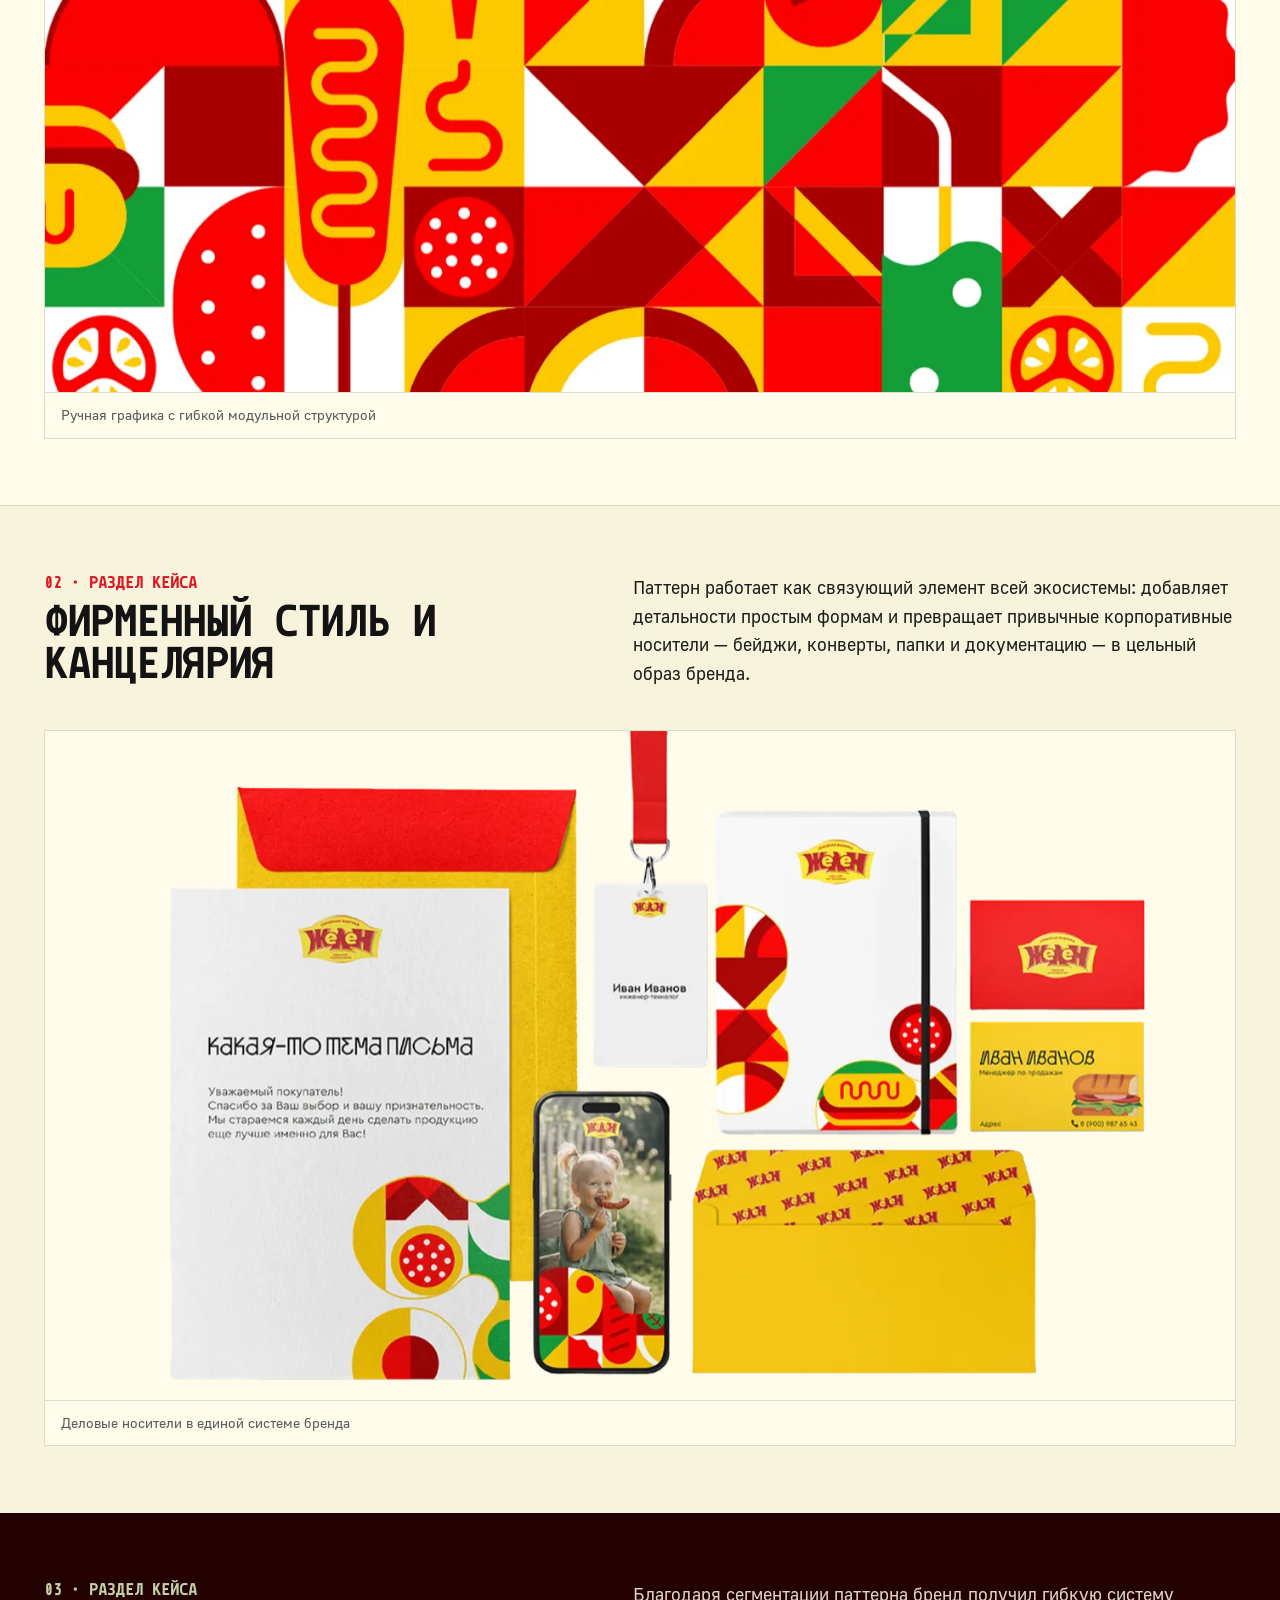
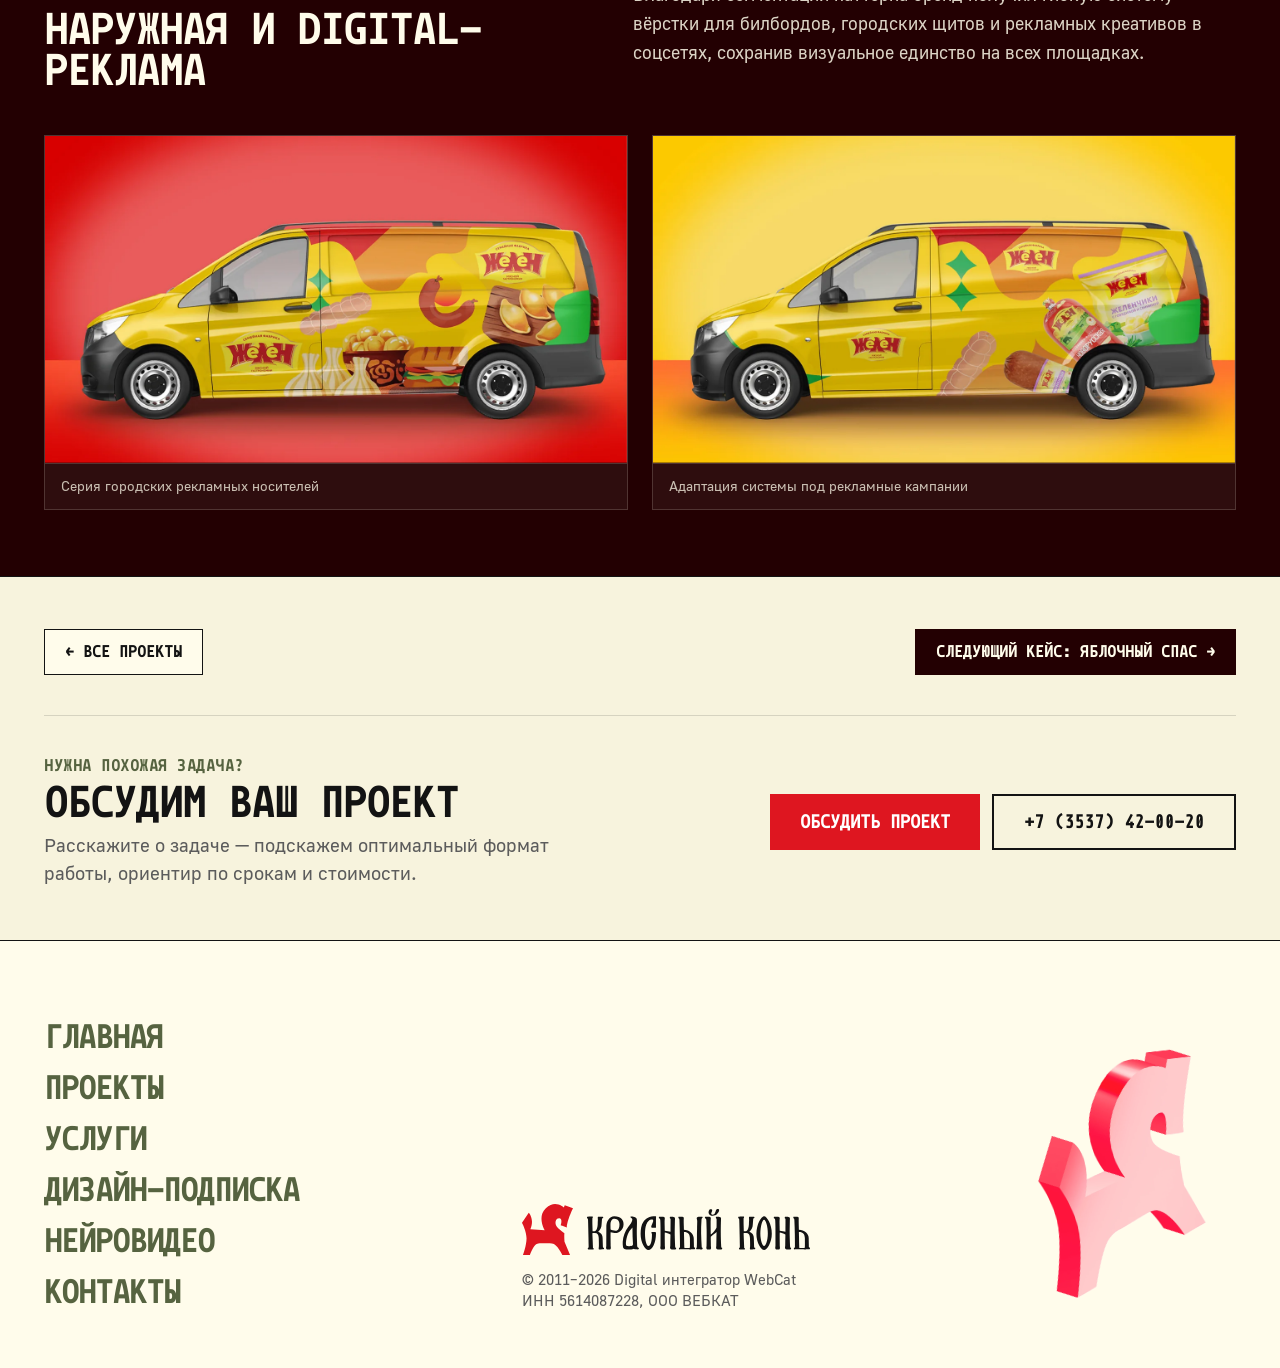
<file: projects/zhelen/index.html>
<!DOCTYPE html>
<html lang="ru" class="home-page">
<head>
  <meta charset="UTF-8">
  <meta name="viewport" content="width=device-width, initial-scale=1">
  <title>Желен — Проекты — Красный конь</title>
  <meta name="description" content="Кейс «Желен» студии «Красный конь»: ручной модульный паттерн, фирменный стиль, канцелярия и реклама мясной гастрономии.">
  <link rel="preload" href="../../assets/fonts/Monoid-Bold.woff2" as="font" type="font/woff2" crossorigin>
  <link rel="preload" href="../../assets/fonts/Golos-UI_Regular.woff2" as="font" type="font/woff2" crossorigin>
  <link rel="stylesheet" href="../../css/style.css?v=3">
  <link rel="stylesheet" href="../../css/home.css?v=3">
  <link rel="stylesheet" href="../../css/projects.css?v=1">
</head>
<body class="home case-page" data-page-id="project-zhelen" data-project-id="zhelen" data-ai-enabled="false">

  <a class="skip-link" href="#main-content">Перейти к основному содержанию</a>
  <div class="noise" aria-hidden="true"></div>

  <!-- ============ HEADER ============ -->
  <header class="header home-header" id="header" data-static data-section-id="header">
    <a class="logo" href="../../" aria-label="Красный конь — на главную">
      <img class="logo__horse" src="../../assets/img/logo-horse.svg" alt="" width="52" height="51">
      <img class="logo__word" src="../../assets/img/logo-wordmark.svg" alt="Красный конь" width="223" height="41">
    </a>

    <nav class="home-header__links" aria-label="Основная навигация">
      <a class="home-header__link" href="../" aria-current="page">Проекты</a>
      <a class="home-header__link" href="../../#services">Услуги</a>
      <a class="home-header__link" href="../../#subscription">Подписка</a>
      <a class="home-header__link" href="../../#process">Процесс</a>
      <a class="home-header__link home-header__link--accent" href="../../neurovideo/">Нейровидео</a>
      <a class="home-header__link" href="../../#contacts">Контакты</a>
    </nav>

    <div class="home-header__actions">
      <a class="home-header__phone" href="tel:+73537420020">+7 (3537) 42-00-20</a>
      <button class="btn btn--red home-header__cta" type="button" data-open-popup data-service="Похожий проект: Желен">Обсудить проект</button>
      <button class="burger" type="button" aria-label="Открыть меню" aria-expanded="false" aria-controls="menu" data-open-menu>
        <span></span><span></span><span></span>
      </button>
    </div>
  </header>

  <!-- ============ 12-КОЛОНОЧНАЯ ОБОЛОЧКА ============ -->
  <div class="page-shell" data-page-shell>
    <main class="page-main" id="main-content" data-main-content>

      <!-- Вводная секция кейса -->
      <section class="case-hero" id="intro" data-section-id="intro" data-section-title="О проекте: Желен" data-project-id="zhelen">
        <div class="h-wrap">
          <nav class="breadcrumbs" aria-label="Хлебные крошки">
            <ol class="breadcrumbs__list">
              <li class="breadcrumbs__item"><a class="breadcrumbs__link" href="../../">Главная</a></li>
              <li class="breadcrumbs__item"><a class="breadcrumbs__link" href="../">Проекты</a></li>
              <li class="breadcrumbs__item"><span class="breadcrumbs__current" aria-current="page">Желен</span></li>
            </ol>
          </nav>

          <div class="case-hero__head">
            <h1 class="case-hero__h1">Желен</h1>
            <span class="case-hero__badge">Производитель мясной продукции</span>
          </div>

          <div class="case-hero__split">
            <div class="case-hero__info">
              <p class="case-hero__desc">Мясоперерабатывающее предприятие «ЖеЛен» — семейная фабрика мясной гастрономии, основанная в 2003 году. Бренд позиционируется как продукт, сделанный с заботой о семье: он подчёркивает ценность домашнего уюта и вкусных традиций. Ассортимент включает более 170 наименований колбас, сосисок, ветчин и деликатесов.</p>
              <div class="case-hero__scope">
                <span class="case-hero__scope-label">Что сделано</span>
                <div class="case-hero__tags">
                  <span class="case-hero__tag">Айдентика</span>
                  <span class="case-hero__tag">Уникальный паттерн</span>
                  <span class="case-hero__tag">Фирменный стиль</span>
                  <span class="case-hero__tag">Наружная и digital-реклама</span>
                </div>
              </div>
            </div>
            <div class="case-hero__media">
              <img src="../../assets/img/project-zhel.webp" alt="Айдентика и коммуникации бренда Желен" width="1106" height="1130" loading="eager">
            </div>
          </div>
        </div>
      </section>

      <!-- Секция 01: Уникальный графический паттерн -->
      <section class="case-section" id="pattern" data-section-id="pattern" data-section-title="Уникальный графический паттерн" data-project-id="zhelen">
        <div class="h-wrap">
          <div class="case-section__head">
            <div class="case-section__title-wrap">
              <span class="case-section__num">01 · Раздел кейса</span>
              <h2 class="case-section__title">Уникальный графический паттерн</h2>
            </div>
            <div class="case-section__text">
              <p>Полностью уникальная графика, отрисованная вручную. Ручная линия подчёркивает внимательное отношение бренда к деталям и закладывает фундамент доверия у потребителя.</p>
              <p>Главная особенность паттерна — его модульность: графику можно разбивать на отдельные сегменты, масштабировать и адаптировать под носители любых форматов без потери узнаваемости.</p>
            </div>
          </div>

          <div class="case-gallery case-gallery--single">
            <figure class="case-figure">
              <img src="../../assets/img/cases/zhelen/pattern.webp" alt="Модульный графический паттерн Желен" width="1400" height="787" loading="lazy" decoding="async">
              <figcaption class="case-figure__cap">Ручная графика с гибкой модульной структурой</figcaption>
            </figure>
          </div>
        </div>
      </section>

      <!-- Секция 02: Фирменный стиль и канцелярия -->
      <section class="case-section case-section--panel" id="stationery" data-section-id="stationery" data-section-title="Фирменный стиль и канцелярия" data-project-id="zhelen">
        <div class="h-wrap">
          <div class="case-section__head">
            <div class="case-section__title-wrap">
              <span class="case-section__num">02 · Раздел кейса</span>
              <h2 class="case-section__title">Фирменный стиль и канцелярия</h2>
            </div>
            <div class="case-section__text">
              <p>Паттерн работает как связующий элемент всей экосистемы: добавляет детальности простым формам и превращает привычные корпоративные носители — бейджи, конверты, папки и документацию — в цельный образ бренда.</p>
            </div>
          </div>

          <div class="case-gallery case-gallery--single">
            <figure class="case-figure">
              <img src="../../assets/img/cases/zhelen/identity.webp" alt="Фирменный стиль и деловая полиграфия Желен" width="1400" height="787" loading="lazy" decoding="async">
              <figcaption class="case-figure__cap">Деловые носители в единой системе бренда</figcaption>
            </figure>
          </div>
        </div>
      </section>

      <!-- Секция 03: Наружная и digital-реклама -->
      <section class="case-section case-section--dark" id="advertising" data-section-id="advertising" data-section-title="Наружная и digital-реклама" data-project-id="zhelen">
        <div class="h-wrap">
          <div class="case-section__head">
            <div class="case-section__title-wrap">
              <span class="case-section__num">03 · Раздел кейса</span>
              <h2 class="case-section__title">Наружная и digital-реклама</h2>
            </div>
            <div class="case-section__text">
              <p>Благодаря сегментации паттерна бренд получил гибкую систему вёрстки для билбордов, городских щитов и рекламных креативов в соцсетях, сохранив визуальное единство на всех площадках.</p>
            </div>
          </div>

          <div class="case-gallery case-gallery--two">
            <figure class="case-figure">
              <img src="../../assets/img/cases/zhelen/ads-1.webp" alt="Наружная реклама Желен" width="1400" height="788" loading="lazy" decoding="async">
              <figcaption class="case-figure__cap">Серия городских рекламных носителей</figcaption>
            </figure>
            <figure class="case-figure">
              <img src="../../assets/img/cases/zhelen/ads-2.webp" alt="Digital и рекламные форматы Желен" width="1400" height="788" loading="lazy" decoding="async">
              <figcaption class="case-figure__cap">Адаптация системы под рекламные кампании</figcaption>
            </figure>
          </div>
        </div>
      </section>

      <!-- Навигация по проектам и финальный CTA -->
      <section class="case-nav-band" id="case-cta" data-section-id="case-cta" data-section-title="Обсудить похожий проект" data-project-id="zhelen">
        <div class="h-wrap">
          <nav class="case-nav" aria-label="Навигация по проектам">
            <a class="case-nav__link" href="../">← Все проекты</a>
            <a class="case-nav__link case-nav__link--next" href="../yablochny-spas/">Следующий кейс: Яблочный спас →</a>
          </nav>

          <div class="case-cta">
            <div class="case-cta__copy">
              <span class="h-kicker">Нужна похожая задача?</span>
              <h2 class="case-cta__title">Обсудим ваш проект</h2>
              <p class="h-subtitle">Расскажите о&nbsp;задаче — подскажем оптимальный формат работы, ориентир по&nbsp;срокам и&nbsp;стоимости.</p>
            </div>
            <div class="case-cta__actions">
              <button class="btn btn--red" type="button" data-open-popup data-service="Похожий проект: Желен">Обсудить проект</button>
              <a class="btn btn--outline" href="tel:+73537420020">+7 (3537) 42-00-20</a>
            </div>
          </div>
        </div>
      </section>

      <!-- ============ FOOTER ============ -->
      <footer class="h-footer" data-section-id="footer" data-section-title="Подвал сайта">
        <div class="h-wrap">
          <div class="h-footer__grid">
            <nav class="h-footer__nav" aria-label="Навигация в подвале">
              <a class="h-footer__link" href="../../">Главная</a>
              <a class="h-footer__link" href="../">Проекты</a>
              <a class="h-footer__link" href="../../#services">Услуги</a>
              <a class="h-footer__link" href="../../#subscription">Дизайн-подписка</a>
              <a class="h-footer__link" href="../../neurovideo/">Нейровидео</a>
              <a class="h-footer__link" href="../../#contacts">Контакты</a>
            </nav>

            <div class="h-footer__legal">
              <a class="logo" href="../../" aria-label="Красный конь — на главную">
                <img class="logo__horse" src="../../assets/img/logo-horse.svg" alt="" width="36" height="35" loading="lazy">
                <img class="logo__word" src="../../assets/img/logo-wordmark.svg" alt="Красный конь" width="156" height="29" loading="lazy">
              </a>
              <p class="h-footer__copy">
                © 2011–2026 Digital интегратор WebCat<br>
                ИНН 5614087228, ООО ВЕБКАТ
              </p>
            </div>

            <div class="h-footer__art" aria-hidden="true">
              <img class="h-footer__horse" src="../../assets/img/horse-3d.webp" alt="" width="1152" height="1578" loading="lazy" decoding="async">
            </div>
          </div>
        </div>
      </footer>
    </main>

    <!-- Слот будущего ИИ-ассистента и контекстного рассказчика (скрыт по умолчанию, 0px ширины) -->
    <aside class="page-assistant" id="ai-assistant-slot" data-ai-slot aria-label="ИИ-ассистент" hidden></aside>
  </div>

  <!-- ============ МЕНЮ (оверлей) ============ -->
  <div class="menu" id="menu" aria-hidden="true">
    <img class="menu__flower" src="../../assets/img/menu-flower.svg" alt="" aria-hidden="true" loading="lazy">
    <div class="menu__header">
      <a class="logo" href="../../" aria-label="Красный конь — на главную">
        <img class="logo__horse" src="../../assets/img/logo-horse.svg" alt="" width="52" height="51">
        <img class="logo__word" src="../../assets/img/logo-wordmark-white.svg" alt="Красный конь" width="223" height="41">
      </a>
      <button class="menu__close" type="button" aria-label="Закрыть меню" data-close-menu>
        <img src="../../assets/img/close-white.svg" alt="" width="44" height="44">
      </button>
    </div>

    <nav class="big-links big-links--menu" aria-label="Мобильное меню">
      <a class="big-link" href="../../"><span class="big-link__inner"><img src="../../assets/img/triangle-red.svg" alt="" class="big-link__arrow">Главная</span></a>
      <a class="big-link is-current" href="../"><span class="big-link__inner"><img src="../../assets/img/triangle-red.svg" alt="" class="big-link__arrow">Проекты</span></a>
      <a class="big-link" href="../../#services"><span class="big-link__inner"><img src="../../assets/img/triangle-red.svg" alt="" class="big-link__arrow">Услуги</span></a>
      <a class="big-link" href="../../neurovideo/"><span class="big-link__inner"><img src="../../assets/img/triangle-red.svg" alt="" class="big-link__arrow">Нейровидео</span></a>
      <a class="big-link" href="../../#contacts"><span class="big-link__inner"><img src="../../assets/img/triangle-red.svg" alt="" class="big-link__arrow">Контакты</span></a>
    </nav>

    <div class="menu__meta">
      <div class="menu__contacts">
        <a class="menu__phone" href="tel:+73537420020">+7 (3537) 42-00-20</a>
        <button class="btn btn--red" type="button" data-open-popup data-service="Похожий проект: Желен">Обсудить проект</button>
      </div>
      <p class="menu__copy">© 2011–2026 Digital интегратор WebCat<br>ИНН 5614087228, ООО ВЕБКАТ</p>
    </div>
  </div>

  <!-- ============ ПОП-АП (preview-режим до P0-F) ============ -->
  <div class="popup" id="popup" aria-hidden="true">
    <div class="popup__overlay" data-close-popup></div>
    <div class="popup__card" role="dialog" aria-modal="true" aria-labelledby="popup-title">
      <div class="popup__view popup__view--form">
        <div class="popup__head">
          <h2 class="popup__title" id="popup-title" data-popup-title>Познакомимся?</h2>
          <p class="popup__sub" data-popup-sub>Оставьте контакты — обсудим задачу и&nbsp;ориентир по&nbsp;срокам</p>
        </div>
        <button class="popup__close" type="button" aria-label="Закрыть" data-close-popup>
          <img src="../../assets/img/close-green.svg" alt="" width="32" height="32">
        </button>

        <form class="popup__form" id="lead-form" data-form-mode="preview" novalidate>
          <input type="hidden" name="service" value="">
          <div class="popup__fields">
            <label class="field"><input type="text" name="name" placeholder="От кого" autocomplete="name" required></label>
            <label class="field"><input type="tel" name="phone" placeholder="Номер телефона" autocomplete="tel" required></label>
            <label class="field"><input type="text" name="message" placeholder="Коротко опишите запрос"></label>
          </div>
          <p class="popup__notice">Preview-версия: форма работает в&nbsp;тестовом режиме без отправки на&nbsp;сервер. Подключение CRM и&nbsp;документов ПД запланировано на&nbsp;этап P0-F.</p>
          <button class="btn popup__submit" type="submit">Отправить (тест)</button>
        </form>

        <div class="stamp" aria-hidden="true">
          <img class="stamp__border" src="../../assets/img/stamp-border.svg" alt="">
          <span class="stamp__bg"></span>
          <img class="stamp__clouds" src="../../assets/img/stamp-clouds.svg" alt="">
          <img class="stamp__horse" src="../../assets/img/stamp-horse.svg" alt="">
          <img class="stamp__word" src="../../assets/img/stamp-wordmark.svg" alt="">
        </div>
      </div>

      <div class="popup__view popup__view--done" aria-live="polite">
        <img class="popup__flap" src="../../assets/img/envelope-flap.svg" alt="">
        <div class="popup__thanks">
          <p class="popup__thanks-title" data-popup-thanks-title>Тестовый режим (preview)</p>
          <p class="popup__thanks-text" data-popup-thanks-text>Заявка не отправлена на сервер — подключение CRM запланировано на следующий этап. Для связи: +7 (3537) 42-00-20.</p>
        </div>
      </div>
    </div>
  </div>

  <script src="../../js/common.js?v=3"></script>
  <script src="../../js/projects.js?v=1"></script>
</body>
</html>
</file>
<file: css/style.css>
/* =========================================================
   Krasny Kon — Shared Design System & Common Components
   Used by both the homepage (with css/home.css) and /neurovideo/ (with css/neurovideo.css).
   ========================================================= */

@font-face { font-family: "Monoid"; src: url("../assets/fonts/Monoid-Bold.woff2") format("woff2"); font-weight: 700; font-display: swap; }
@font-face { font-family: "Golos UI"; src: url("../assets/fonts/Golos-UI_Regular.woff2") format("woff2"); font-weight: 400; font-display: swap; }
@font-face { font-family: "Golos UI"; src: url("../assets/fonts/Golos-UI_Medium.woff2") format("woff2"); font-weight: 500; font-display: swap; }
@font-face { font-family: "Golos UI"; src: url("../assets/fonts/Golos-UI_Bold.woff2") format("woff2"); font-weight: 700; font-display: swap; }

:root {
  /* Brand palette from Figma UI-kit */
  --red: #DE1620;
  --red-hover: #BF111A;
  --black: #131313;
  --green: #96A576;
  --green-hover: #717D5A;
  --light-green: #C4D0A8;
  --beige: #FFFCEB;
  --burgundy: #230002;
  --grey: #878787;
  --text-grey: #5C5C5C;
  --panel: #F7F3DD;
  --ink: #1D1F1B;

  --header-h: 13.1rem;
  --gentle: cubic-bezier(.32, .72, .18, 1);
}

*, *::before, *::after { box-sizing: border-box; }

html { font-size: 10px; -webkit-text-size-adjust: 100%; scroll-behavior: smooth; }

body {
  margin: 0;
  background: var(--beige);
  color: var(--black);
  font-family: "Golos UI", "Golos Text", Arial, sans-serif;
  font-weight: 400;
  font-size: 2rem;
  line-height: 1.45;
  overflow-x: clip;
  -webkit-font-smoothing: antialiased;
}

img { display: block; max-width: 100%; }
button { font: inherit; color: inherit; background: none; border: 0; padding: 0; cursor: pointer; }
a { color: inherit; text-decoration: none; }
h1, h2, h3, h4, p, ul, ol { margin: 0; }
ul, ol { padding: 0; list-style: none; }
:focus-visible { outline: .2rem solid var(--red); outline-offset: .3rem; }

.nowrap { white-space: nowrap; }

.h2 { font-family: "Monoid", monospace; font-weight: 700; font-size: 3.5rem; line-height: 1.15; text-transform: uppercase; }
.section-title { font-family: "Monoid", monospace; font-weight: 700; font-size: 10rem; line-height: 1.05; text-transform: uppercase; color: var(--green); }

/* ---------- Buttons ---------- */
.btn {
  display: inline-flex; align-items: center; justify-content: center; gap: 1.2rem;
  padding: 2.2rem 5.4rem;
  background: var(--green); color: #fff;
  font-family: "Monoid", monospace; font-weight: 700; font-size: 1.8rem; line-height: 1.2;
  text-transform: uppercase; white-space: nowrap;
  transition: background-color .2s ease-out, color .2s ease-out, border-color .2s ease-out;
}
.btn:hover { background: var(--green-hover); }
.btn img { width: 1.1rem; height: 2rem; flex: none; }
.btn--red { background: var(--red); }
.btn--red:hover { background: var(--red-hover); }
.btn--big { font-size: 2.2rem; padding: 2.4rem 6rem; }
.btn--outline {
  background: transparent;
  color: var(--black);
  border: .2rem solid var(--black);
}
.btn--outline:hover {
  background: var(--black);
  color: var(--beige);
}
.btn--outline-light {
  background: transparent;
  color: var(--beige);
  border: .2rem solid rgba(255, 252, 235, .45);
}
.btn--outline-light:hover {
  background: var(--beige);
  color: var(--burgundy);
  border-color: var(--beige);
}

.link-green {
  font-family: "Monoid", monospace; font-weight: 700; text-transform: uppercase;
  color: var(--green); white-space: nowrap; transition: color .2s ease-out;
}
.link-green:hover { color: var(--green-hover); }

/* ---------- Noise overlay (static subtle Figma grain texture) ---------- */
.noise {
  position: fixed; inset: 0;
  pointer-events: none; z-index: 300;
  background-repeat: repeat;
}

/* =========================================================
   HEADER (shared base — /neurovideo/ uses this directly; / extends via .home-header)
   ========================================================= */
.header, .menu__header {
  display: flex; align-items: center; justify-content: space-between;
  padding: 4rem;
}
.header {
  position: fixed; top: 0; left: 0; right: 0; z-index: 50;
  background: var(--beige);
  transition: transform .45s var(--gentle);
}
.header.is-hidden { transform: translateY(-100%); }

.logo { display: flex; align-items: flex-start; flex: none; }
.logo__horse { width: 5.1754rem; height: 5.0969rem; }
.logo__word { width: 22.3rem; height: 4.1rem; margin: .5rem 0 0 1.3526rem; }

.header__nav {
  flex: 1 0 0; display: flex; align-items: center; justify-content: flex-end; gap: 4.4rem;
  padding-right: 4rem;
  font-family: "Monoid", monospace; font-weight: 700; font-size: 2rem; text-transform: uppercase; white-space: nowrap;
}
.header__phone { color: var(--black); }
.header__phone--white { color: #fff; }
.header__cta { font-size: 2rem; }

.burger { display: flex; flex-direction: column; gap: .7rem; width: 4.0047rem; padding: .2rem 0; }
.burger span { display: block; height: .4rem; background: var(--red); transition: transform .3s; }
.burger:hover span:nth-child(2) { transform: translateX(-.6rem); }

main { padding-top: 13rem; }

/* ---------- Big links & socials (shared by menu & legacy footer) ---------- */
.socials { display: flex; align-items: center; gap: 4rem; }
.socials img:first-child { width: 6.1114rem; height: 5.2383rem; }
.socials a:last-child img { width: 7.3725rem; height: 4.2683rem; }
.socials a { transition: opacity .2s; }
.socials a:hover { opacity: .75; }

.big-links { display: flex; flex-direction: column; gap: 2.4rem; font-size: 8.432rem; }
.big-link { position: relative; display: block; height: 1.1385em; overflow: hidden; }
.big-link__inner {
  position: relative; display: flex; align-items: flex-start;
  margin-left: -.7946em;
  font-family: "Monoid", monospace; font-weight: 700; line-height: normal;
  text-transform: uppercase; color: var(--green); white-space: nowrap;
  transition: transform .4s var(--gentle);
}
.big-link__arrow { flex: none; width: .5337em; height: .4625em; margin: .3349em .166em 0 0; transform: rotate(90deg); }
.big-link:hover .big-link__inner { transform: translateX(.759em); }

/* =========================================================
   MENU OVERLAY
   ========================================================= */
.menu {
  position: fixed; inset: 0; z-index: 100; overflow: hidden;
  background: var(--burgundy);
  opacity: 0; visibility: hidden;
  transition: opacity .4s ease-out, visibility 0s linear .4s;
}
.menu.is-open { opacity: 1; visibility: visible; transition: opacity .4s ease-out; }
.menu__header { position: relative; z-index: 2; }
.menu__close { width: 4.4rem; height: 4.4rem; flex: none; }
.menu__close img { width: 100%; height: 100%; }
.menu__flower { position: absolute; left: calc(50% + .8rem); top: -8.6rem; width: 70.1925rem; height: 70.2rem; max-width: none; transition: transform 1.2s var(--gentle); transform: rotate(-30deg) scale(.9); pointer-events: none; }
.menu.is-open .menu__flower { transform: none; }
.big-links--menu { position: absolute; left: 4rem; top: calc(50% + 2rem); transform: translateY(-50%); width: auto; font-size: 9.861rem; gap: 2.6588rem; z-index: 1; }
.big-link.is-current .big-link__inner { color: var(--beige); }
.menu .big-link__inner { transform: translateY(110%); transition: transform .7s var(--gentle); }
.menu.is-open .big-link__inner { transform: none; }
.menu.is-open .big-link:nth-child(2) .big-link__inner { transition-delay: .05s; }
.menu.is-open .big-link:nth-child(3) .big-link__inner { transition-delay: .10s; }
.menu.is-open .big-link:nth-child(4) .big-link__inner { transition-delay: .15s; }
.menu.is-open .big-link:nth-child(5) .big-link__inner { transition-delay: .20s; }
.menu.is-open .big-link:hover .big-link__inner { transform: translateX(.759em); transition-delay: 0s; transition-duration: .4s; }
.menu__socials { position: absolute; left: 4rem; bottom: 4rem; z-index: 1; }
.menu__copy { position: absolute; left: calc(66.667% + 2.467rem); bottom: 4rem; z-index: 1; font-size: 2rem; color: #fff; white-space: pre; }

/* =========================================================
   POPUP
   ========================================================= */
.popup {
  position: fixed; inset: 0; z-index: 110;
  display: grid; place-items: center;
  padding: 1.6rem;
  opacity: 0; visibility: hidden;
  transition: opacity .35s ease-out, visibility 0s linear .35s;
}
.popup.is-open { opacity: 1; visibility: visible; transition: opacity .35s ease-out; }
.popup__overlay { position: absolute; inset: 0; background: rgba(19, 19, 19, .45); }
.popup__card {
  position: relative; width: min(101.3rem, calc(100vw - 3.2rem)); height: 65.8rem;
  background: var(--beige);
  filter: drop-shadow(0 1.6rem 1.04rem rgba(0, 0, 0, .14));
  transform: translateY(3rem) scale(.97);
  transition: transform .5s var(--gentle);
}
.popup.is-open .popup__card { transform: none; }
.popup__head { position: absolute; left: 4rem; top: 4rem; right: 9rem; display: flex; align-items: flex-start; gap: 2.3rem; }
.popup__title { font-family: "Monoid", monospace; font-weight: 700; font-size: 3.5rem; line-height: 1.15; text-transform: uppercase; color: var(--green); white-space: nowrap; }
.popup__sub { max-width: 46.5rem; font-weight: 500; font-size: 2rem; line-height: 1.3; text-transform: uppercase; color: var(--black); }
.popup__sub span { color: var(--red); }
.popup__close { position: absolute; right: 3rem; top: 3rem; width: 3.2rem; height: 3.2rem; transition: transform .3s var(--gentle); }
.popup__close img { width: 100%; height: 100%; }
.popup__close:hover { transform: rotate(90deg); }
.popup__view--form { position: absolute; inset: 0; }
.popup__form { position: absolute; inset: 0; pointer-events: none; }
.popup__fields { position: absolute; left: 4rem; top: 20rem; width: min(59.4rem, calc(100% - 26rem)); display: flex; flex-direction: column; gap: 3.2rem; pointer-events: auto; }
.field { display: block; }
.field input {
  display: block; width: 100%; padding: 1rem;
  border: 0; border-bottom: 1px solid var(--black); border-radius: 0; background: transparent;
  font: inherit; font-size: 2rem; color: var(--black); outline: none;
  transition: border-color .2s;
}
.field input::placeholder { color: var(--green-hover); text-transform: uppercase; opacity: 1; }
.field input:focus { border-bottom-color: var(--red); }
.field input.is-invalid { border-bottom-color: var(--red); }
.popup__notice {
  position: absolute; left: 4rem; bottom: 13.5rem; max-width: 58rem;
  font-size: 1.4rem; line-height: 1.4; color: var(--text-grey);
  pointer-events: auto;
}
.popup__submit { position: absolute; left: 4rem; bottom: 4rem; pointer-events: auto; }
.popup__submit:disabled { cursor: default; background: var(--green-hover); }

.stamp { position: absolute; right: 3rem; bottom: 3rem; width: 15.8rem; height: 20rem; }
.popup.is-open .stamp { animation: stamp .6s var(--gentle) .15s both; }
@keyframes stamp { from { transform: scale(1.35) rotate(-8deg); opacity: 0; } to { transform: none; opacity: 1; } }
.stamp img, .stamp span { position: absolute; max-width: none; }
.stamp__border { inset: 0; width: 100%; height: 100%; }
.stamp__bg { left: calc(50% + .3%); top: 50%; width: 76.58%; height: 80%; transform: translate(-50%, -50%); background: var(--green); }
.stamp__clouds { left: 50%; top: 50.2%; width: 73.41%; height: 67.41%; transform: translate(-50%, -50%); }
.stamp__horse { left: 20.25%; top: 22%; width: 59.11%; height: 45.98%; }
.stamp__word { left: 15.82%; top: 71.5%; width: 68.99%; height: 9.5%; }

.popup__view--done {
  position: absolute; inset: 0; display: none;
  flex-direction: column; align-items: center; gap: 2.8rem;
  background: #FCFAE8;
}
.popup.is-done .popup__view--form { visibility: hidden; }
.popup.is-done .popup__view--done { display: flex; animation: fadeUp .5s var(--gentle) both; }
@keyframes fadeUp { from { opacity: 0; transform: translateY(1.5rem); } to { opacity: 1; transform: none; } }
.popup__flap { flex: none; width: 100%; height: 38rem; max-width: none; }
.popup__thanks { display: flex; flex-direction: column; align-items: center; gap: 1.2rem; padding: 1rem 3rem; color: var(--green-hover); max-width: 72rem; text-align: center; }
.popup__thanks-title { font-family: "Monoid", monospace; font-weight: 700; font-size: 3rem; line-height: 1.2; text-transform: uppercase; color: var(--black); }
.popup__thanks-text { font-size: 1.8rem; line-height: 1.45; color: var(--text-grey); }

body.is-locked { overflow: hidden; }

/* =========================================================
   TABLET (600–1023px)
   ========================================================= */
@media (max-width: 1023px) {
  :root { --header-h: 11.55rem; }
  main { padding-top: 11.5rem; }

  .header, .menu__header { padding: 4rem 3rem; }
  .header__nav { display: none; }
  .logo__horse { width: 3.6085rem; height: 3.5537rem; }
  .logo__word { width: 15.5484rem; height: 2.8587rem; margin: .349rem 0 0 .9435rem; }

  .menu__flower { left: auto; right: -10.695rem; top: -10.6rem; width: 61.795rem; height: 61.8016rem; }
  .big-links--menu { top: auto; bottom: 12.78rem; left: 3rem; width: auto; transform: none; gap: 2.059rem; font-size: 7.4rem; }
  .menu__socials { left: 3rem; bottom: 4rem; gap: 4.012rem; }
  .menu__socials a:first-child img { width: 5.4645rem; height: 4.6839rem; }
  .menu__socials a:last-child img { width: 6.6236rem; height: 3.8347rem; }
  .menu__copy { left: auto; right: 3rem; bottom: 4rem; font-size: 1.6rem; }

  .popup__card { width: min(70.8rem, calc(100vw - 3.2rem)); height: 58rem; }
  .popup__head { left: 3rem; top: 3rem; right: 6.5rem; gap: 2rem; }
  .popup__title { font-size: 2.7rem; }
  .popup__sub { flex: 1 1 0; width: auto; font-size: 1.6rem; }
  .popup__close { left: auto; right: 3rem; top: 3rem; }
  .popup__fields { left: 3rem; top: 15rem; width: min(44rem, calc(100% - 20rem)); gap: 2.6rem; }
  .popup__notice { left: 3rem; bottom: 11rem; max-width: 44rem; font-size: 1.3rem; }
  .popup__submit { top: auto; left: 3rem; bottom: 3rem; padding: 1.6rem 5rem; }
  .stamp { right: 3rem; bottom: 3rem; width: 12.3rem; height: 15.5696rem; }
  .popup__view--done { gap: 2.4rem; }
  .popup__flap { height: 29rem; }
  .popup__thanks-title { font-size: 2.4rem; }
  .popup__thanks-text { font-size: 1.6rem; }
}

/* =========================================================
   MOBILE (<= 599px)
   ========================================================= */
@media (max-width: 599px) {
  .header, .menu__header { padding: 2.4rem 2rem; }

  .menu__close { width: 3rem; height: 3rem; }
  .menu__flower { right: auto; left: calc(75% - 1.9rem); top: -5.1rem; width: 46rem; height: 46rem; transform: translateX(-50%); }
  .menu.is-open .menu__flower { transform: translateX(-50%); }
  .big-links--menu { left: 2rem; bottom: 14rem; font-size: 3.6rem; gap: 1.4rem; }
  .menu__socials { left: 2rem; bottom: 8.4rem; gap: 3.012rem; }
  .menu__copy { left: 2rem; right: auto; bottom: 2rem; font-size: 1.3rem; white-space: normal; }

  .popup__card { width: calc(100vw - 3.2rem); max-width: 39rem; height: auto; max-height: calc(100dvh - 3.2rem); overflow-y: auto; }
  .popup__view--form { position: relative; inset: auto; display: flex; flex-direction: column; align-items: stretch; gap: 2.4rem; padding: 2.4rem 2rem; }
  .popup__head { position: static; flex-direction: column; gap: 1.2rem; padding-right: 4rem; }
  .popup__title { font-size: 2.2rem; white-space: normal; }
  .popup__sub { width: auto; flex: none; font-weight: 400; font-size: 1.4rem; }
  .popup__close { top: 2rem; right: 2rem; width: 2.6rem; height: 2.6rem; }
  .popup__form { position: static; display: flex; flex-direction: column; gap: 2rem; pointer-events: auto; }
  .popup__fields { position: static; width: 100%; gap: 2rem; }
  .field input { font-size: 1.5rem; }
  .popup__notice { position: static; max-width: none; font-size: 1.2rem; }
  .popup__submit { position: static; width: 100%; padding: 1.5rem 2.4rem; font-size: 1.5rem; }
  .stamp { display: none; }
  .popup.is-done .popup__view--form { display: none; }
  .popup__view--done { position: relative; inset: auto; min-height: 29rem; padding-bottom: 2.4rem; gap: 2rem; }
  .popup__flap { height: 15rem; }
  .popup__thanks-title { font-size: 2rem; }
  .popup__thanks-text { font-size: 1.4rem; }
}

@media (prefers-reduced-motion: reduce) {
  *, *::before, *::after {
    animation-duration: .01ms !important;
    animation-iteration-count: 1 !important;
    transition-duration: .01ms !important;
    scroll-behavior: auto !important;
  }
}
</file>
<file: css/home.css>
/* =========================================================
   Krasny Kon — Homepage Layout (Iteration 1: P0-V)
   Spatial reference: AGIMA calm modular grid + dedicated right AI column.
   Brand identity: 100% Krasny Kon (Monoid Bold, Golos UI, Figma palette & assets).
   All sections adapt via CSS Container Queries (@container main), not viewport widths.
   ========================================================= */

html.home-page {
  font-size: 10px;
  --home-header-h: 7.6rem;
  --border-subtle: rgba(19, 19, 19, .14);
  --border-dark: rgba(255, 252, 235, .16);
  --green-text: #566340;
  --radius: .4rem;
}

.home-page body {
  font-size: 1.7rem;
  line-height: 1.5;
  background: var(--beige);
  color: var(--black);
}

.home-page main {
  padding-top: 0;
}

/* Accessibility skip link */
.skip-link {
  position: fixed;
  top: -10rem;
  left: 1.6rem;
  z-index: 400;
  padding: 1.2rem 2rem;
  background: var(--burgundy);
  color: var(--beige);
  font-family: "Monoid", monospace;
  font-weight: 700;
  font-size: 1.4rem;
  text-transform: uppercase;
  transition: top .2s ease-out;
}
.skip-link:focus {
  top: 1.6rem;
}

/* =========================================================
   HEADER (Full-width sticky bar above 12-column page shell)
   ========================================================= */
.home-header {
  position: sticky;
  top: 0;
  left: auto;
  right: auto;
  z-index: 60;
  min-height: var(--home-header-h);
  padding: 1.4rem clamp(1.6rem, 3vw, 4rem);
  gap: 2.4rem;
  background: rgba(255, 252, 235, .94);
  backdrop-filter: blur(10px);
  -webkit-backdrop-filter: blur(10px);
  border-bottom: 1px solid var(--border-subtle);
}

.home-header .logo {
  align-items: center;
  gap: 1rem;
}
.home-header .logo__horse {
  width: 3.6rem;
  height: 3.55rem;
}
.home-header .logo__word {
  width: 15.6rem;
  height: 2.9rem;
  margin: 0;
}

.home-header__links {
  display: flex;
  align-items: center;
  gap: clamp(1.4rem, 1.8vw, 2.8rem);
  margin-right: auto;
  margin-left: clamp(1.2rem, 2.5vw, 4rem);
}
.home-header__link {
  position: relative;
  font-family: "Monoid", monospace;
  font-weight: 700;
  font-size: 1.35rem;
  letter-spacing: .02em;
  text-transform: uppercase;
  color: var(--black);
  white-space: nowrap;
  padding: .6rem 0;
  transition: color .2s ease-out;
}
.home-header__link:hover {
  color: var(--red);
}
.home-header__link--accent {
  color: var(--green-text);
}
.home-header__link--accent:hover {
  color: var(--red);
}

.home-header__actions {
  display: flex;
  align-items: center;
  gap: 2rem;
  flex: none;
}
.home-header__phone {
  font-family: "Monoid", monospace;
  font-weight: 700;
  font-size: 1.4rem;
  color: var(--black);
  white-space: nowrap;
  transition: color .2s ease-out;
}
.home-header__phone:hover {
  color: var(--red);
}
.home-header__cta {
  padding: 1.2rem 2.2rem;
  font-size: 1.35rem;
}

.home-header .burger {
  display: none;
  width: 3.4rem;
  gap: .6rem;
}
.home-header .burger span {
  height: .32rem;
}

@media (max-width: 1220px) {
  .home-header__phone { display: none; }
}
@media (max-width: 1023px) {
  html.home-page { --home-header-h: 6.8rem; }
  .home-header { padding: 1.2rem 2rem; gap: 1.2rem; }
  .home-header__links { display: none; }
  .home-header__cta { padding: 1rem 1.6rem; font-size: 1.25rem; }
  .home-header .burger { display: flex; }
}
@media (max-width: 599px) {
  .home-header { padding: 1.2rem 1.6rem; }
  .home-header .logo__horse { width: 3.1rem; height: 3.05rem; }
  .home-header .logo__word { width: 13.2rem; height: 2.45rem; }
  .home-header__cta { display: none; }
}

/* Mobile menu tweaks on homepage (flex layout prevents link/footer overlap at any height) */
.home-page .menu {
  display: flex;
  flex-direction: column;
  justify-content: space-between;
  overflow-y: auto;
}
.home-page .menu__header {
  flex: none;
  padding: 1.8rem clamp(1.6rem, 3vw, 4rem);
}
.home-page .menu__header .logo {
  align-items: center;
  gap: 1rem;
}
.home-page .menu__header .logo__horse { width: 3.6rem; height: 3.55rem; }
.home-page .menu__header .logo__word { width: 15.6rem; height: 2.9rem; margin: 0; }
.home-page .big-links--menu {
  position: relative;
  left: auto;
  top: auto;
  bottom: auto;
  transform: none;
  padding: 2.4rem clamp(2rem, 4vw, 4rem);
  font-size: clamp(2.8rem, 5.8vw, 6.8rem);
  gap: 1.4rem;
}
.home-page .menu__meta {
  position: relative;
  left: auto;
  right: auto;
  bottom: auto;
  z-index: 1;
  flex: none;
  padding: 2rem clamp(2rem, 4vw, 4rem) 3rem;
  border-top: 1px solid rgba(255, 252, 235, .14);
  display: flex;
  flex-wrap: wrap;
  align-items: flex-end;
  justify-content: space-between;
  gap: 2rem;
  color: rgba(255, 252, 235, .82);
}
.home-page .menu__contacts {
  display: flex;
  flex-direction: column;
  gap: 1.2rem;
  align-items: flex-start;
}
.home-page .menu__phone {
  font-family: "Monoid", monospace;
  font-weight: 700;
  font-size: clamp(1.6rem, 2.6vw, 2.2rem);
  color: #fff;
}
.home-page .menu__copy {
  position: static;
  font-size: 1.35rem;
  color: rgba(255, 252, 235, .65);
  white-space: normal;
}

/* =========================================================
   12-COLUMN SHELL + OPTIONAL RIGHT AI ASSISTANT SLOT
   Default (data-ai-enabled="false"): main spans all 12 cols; slot is hidden (0px).
   Enabled (data-ai-enabled="true"):
     >= 1360px: 9 cols main + 3 cols assistant
     1024..1359px: 8 cols main + 4 cols assistant (keeps assistant >= ~340px)
     < 1024px: 1 col main; assistant opens as a separate drawer overlay without shifting layout
   ========================================================= */
.page-shell {
  display: grid;
  grid-template-columns: repeat(12, minmax(0, 1fr));
  align-items: start;
  width: 100%;
  min-height: calc(100dvh - var(--home-header-h));
}

.page-main {
  grid-column: 1 / -1;
  min-width: 0;
  container-type: inline-size;
  container-name: main;
}

.page-assistant {
  display: none;
  min-width: 0;
}

/* Active AI layout state (used by future AI module & preview-only ?ai-preview=1 verification) */
body[data-ai-enabled="true"] .page-assistant:not([hidden]) {
  display: flex;
  flex-direction: column;
}

@media (min-width: 1360px) {
  body[data-ai-enabled="true"] .page-main {
    grid-column: 1 / span 9;
  }
  body[data-ai-enabled="true"] .page-assistant:not([hidden]) {
    grid-column: 10 / span 3;
    position: sticky;
    top: var(--home-header-h);
    height: calc(100dvh - var(--home-header-h));
    border-left: 1px solid var(--border-subtle);
    background: var(--panel);
  }
}

@media (min-width: 1024px) and (max-width: 1359px) {
  body[data-ai-enabled="true"] .page-main {
    grid-column: 1 / span 8;
  }
  body[data-ai-enabled="true"] .page-assistant:not([hidden]) {
    grid-column: 9 / span 4;
    position: sticky;
    top: var(--home-header-h);
    height: calc(100dvh - var(--home-header-h));
    border-left: 1px solid var(--border-subtle);
    background: var(--panel);
  }
}

@media (max-width: 1023px) {
  body[data-ai-enabled="true"] .page-main {
    grid-column: 1 / -1;
  }
  body[data-ai-enabled="true"] .page-assistant:not([hidden]) {
    position: fixed;
    top: var(--home-header-h);
    right: 0;
    bottom: 0;
    z-index: 80;
    width: min(38rem, 92vw);
    border-left: 1px solid var(--border-subtle);
    background: var(--panel);
    box-shadow: -1.2rem 0 3.2rem rgba(19, 19, 19, .18);
  }
}

/* =========================================================
   SHARED SECTION PRIMITIVES (Container-Query Driven)
   ========================================================= */
.h-section {
  scroll-margin-top: calc(var(--home-header-h) + 1.6rem);
  padding-block: clamp(4.8rem, 6cqi, 8.8rem);
}

.h-section--dark {
  background: var(--burgundy);
  color: var(--beige);
}

.h-section--panel {
  background: var(--panel);
  border-top: 1px solid var(--border-subtle);
  border-bottom: 1px solid var(--border-subtle);
}

.h-wrap {
  width: 100%;
  max-width: 136rem;
  margin-inline: auto;
  padding-inline: clamp(1.6rem, 3.6cqi, 4.4rem);
}

.h-head {
  display: flex;
  flex-wrap: wrap;
  align-items: flex-end;
  justify-content: space-between;
  gap: 2rem 4rem;
  margin-bottom: clamp(3rem, 4.2cqi, 5.2rem);
}

.h-head__left {
  display: flex;
  flex-direction: column;
  gap: 1.2rem;
  max-width: 78rem;
}

.h-kicker {
  display: inline-flex;
  align-items: center;
  gap: 1rem;
  font-family: "Monoid", monospace;
  font-weight: 700;
  font-size: 1.3rem;
  letter-spacing: .04em;
  text-transform: uppercase;
  color: var(--green-text);
}
.h-section--dark .h-kicker {
  color: var(--light-green);
}

.h-title {
  font-family: "Monoid", monospace;
  font-weight: 700;
  font-size: clamp(2.6rem, 4.4cqi, 5.4rem);
  line-height: 1.24;
  text-transform: uppercase;
  color: var(--black);
  overflow-wrap: anywhere;
}
.h-section--dark .h-title {
  color: var(--beige);
}

.h-subtitle {
  max-width: 54rem;
  font-size: clamp(1.5rem, 1.5cqi, 1.85rem);
  line-height: 1.5;
  color: var(--text-grey);
}
.h-section--dark .h-subtitle {
  color: rgba(255, 252, 235, .78);
}

.h-ornament {
  display: inline-flex;
  align-items: center;
  gap: 1.4rem;
}
.h-ornament img {
  width: 2.2rem;
  height: 2.2rem;
}

/* =========================================================
   1. HERO (Static, clear hierarchy, no scroll-jacking)
   ========================================================= */
.h-hero {
  padding-top: clamp(3.6rem, 5cqi, 6.8rem);
  padding-bottom: clamp(4.4rem, 5.5cqi, 7.6rem);
}

.h-hero__top {
  display: grid;
  grid-template-columns: minmax(0, 1.35fr) minmax(0, .9fr);
  gap: clamp(2.4rem, 4cqi, 5.6rem);
  align-items: end;
  padding-bottom: clamp(3.2rem, 4.4cqi, 5.4rem);
  border-bottom: 1px solid var(--border-subtle);
}

.h-hero__headline {
  display: flex;
  flex-direction: column;
  gap: 2rem;
}

.h-hero__h1 {
  font-family: "Monoid", monospace;
  font-weight: 700;
  font-size: clamp(2.6rem, 4.3cqi, 5.4rem);
  line-height: 1.3;
  text-transform: uppercase;
  color: var(--burgundy);
  overflow-wrap: break-word;
}

.h-hero__side {
  display: flex;
  flex-direction: column;
  gap: 2.4rem;
}

.h-hero__lead {
  font-size: clamp(1.6rem, 1.65cqi, 2rem);
  line-height: 1.5;
  color: var(--ink);
}

.h-hero__actions {
  display: flex;
  flex-wrap: wrap;
  gap: 1.2rem;
}
.h-hero__actions .btn {
  padding: 1.7rem 3.2rem;
  font-size: 1.55rem;
}

/* 3 compact text-only direction cards below Hero intro */
.h-hero__pillars {
  display: grid;
  grid-template-columns: repeat(3, minmax(0, 1fr));
  gap: clamp(1.4rem, 2cqi, 2.2rem);
  margin-top: clamp(2.6rem, 3.4cqi, 4rem);
}

.pillar-card {
  display: flex;
  flex-direction: column;
  gap: 1.2rem;
  padding: clamp(1.8rem, 2.2cqi, 2.6rem);
  background: var(--panel);
  border: 1px solid var(--border-subtle);
  border-top: .3rem solid var(--green);
  transition: border-color .2s ease-out, transform .2s ease-out;
}
.pillar-card:hover {
  border-color: var(--green-hover);
  border-top-color: var(--red);
  transform: translateY(-.2rem);
}

.pillar-card__head {
  display: flex;
  align-items: baseline;
  justify-content: space-between;
  gap: 1.2rem;
}
.pillar-card__title {
  font-family: "Monoid", monospace;
  font-weight: 700;
  font-size: clamp(1.6rem, 1.65cqi, 2rem);
  line-height: 1.25;
  text-transform: uppercase;
  color: var(--black);
}
.pillar-card__num {
  font-family: "Monoid", monospace;
  font-weight: 700;
  font-size: 1.25rem;
  color: var(--green-text);
  flex: none;
}

.pillar-card__lead {
  font-weight: 700;
  font-size: 1.6rem;
  line-height: 1.38;
  color: var(--black);
}
.pillar-card__desc {
  font-size: 1.45rem;
  line-height: 1.5;
  color: var(--text-grey);
}

@container main (max-width: 860px) {
  .h-hero__top {
    grid-template-columns: 1fr;
    align-items: start;
  }
}
@container main (max-width: 680px) {
  .h-hero__pillars {
    grid-template-columns: 1fr;
  }
}

/* =========================================================
   2. SLOGAN «КИРПИЧИКИ» (Container-responsive CSS Grid, zero overlap)
   ========================================================= */
.h-slogan {
  padding-block: clamp(2.4rem, 3.6cqi, 4.4rem);
  background: var(--burgundy);
}

.h-bricks {
  background: var(--beige);
  border: .2rem solid var(--black);
}

.h-bricks__row {
  display: grid;
  align-items: center;
}
.h-bricks__row--1 {
  grid-template-columns: 24% 30% 46%;
  border-bottom: .2rem solid var(--black);
}
.h-bricks__row--2 {
  grid-template-columns: 16% 42% 42%;
}

.h-bricks__cell {
  display: flex;
  align-items: center;
  justify-content: center;
  padding: clamp(1.2rem, 2.4cqi, 3rem) clamp(.8rem, 1.8cqi, 2.4rem);
  min-height: clamp(6.4rem, 10cqi, 12.6rem);
  border-right: .2rem solid var(--black);
}
.h-bricks__cell:last-child {
  border-right: 0;
}

.h-bricks__word {
  font-weight: 700;
  font-size: clamp(1.5rem, 4.1cqi, 5.2rem);
  line-height: 1;
  text-transform: uppercase;
  color: var(--black);
  white-space: nowrap;
}

.h-bricks__hand {
  width: auto;
  height: clamp(2.2rem, 5.4cqi, 6.8rem);
  max-width: 100%;
  object-fit: contain;
}

/* =========================================================
   3. PROJECTS (Regular 2-column grid, NO 3D cube, NO bento)
   ========================================================= */
.h-projects__grid {
  display: grid;
  grid-template-columns: repeat(2, minmax(0, 1fr));
  gap: clamp(2rem, 2.8cqi, 3.2rem);
}

.project-card {
  position: relative;
  display: flex;
  flex-direction: column;
  background: rgba(255, 252, 235, .04);
  border: 1px solid var(--border-dark);
  transition: border-color .2s ease-out, background-color .2s ease-out, transform .2s ease-out;
}
.project-card:hover {
  border-color: var(--light-green);
  background: rgba(255, 252, 235, .07);
}
.project-card--clickable {
  cursor: pointer;
}
.project-card--clickable:hover {
  transform: translateY(-.2rem);
}
.project-card--clickable:focus-within {
  outline: .2rem solid var(--red);
  outline-offset: .3rem;
}
.project-card__link {
  display: inline-flex;
  align-items: center;
  gap: .6rem;
  font-family: "Monoid", monospace;
  font-weight: 700;
  font-size: 1.3rem;
  text-transform: uppercase;
  color: var(--light-green);
  transition: color .2s ease-out;
}
.project-card__link::after {
  content: "";
  position: absolute;
  inset: 0;
  z-index: 1;
}
.project-card__link:focus-visible {
  outline: none;
}
.project-card--clickable:hover .project-card__link {
  color: var(--beige);
}

.project-card__media {
  position: relative;
  aspect-ratio: 4 / 3;
  overflow: hidden;
  background: #160001;
  border-bottom: 1px solid var(--border-dark);
}
.project-card__media img {
  width: 100%;
  height: 100%;
  object-fit: cover;
  transition: transform .45s var(--gentle);
}
.project-card:hover .project-card__media img {
  transform: scale(1.03);
}

.project-card__body {
  display: flex;
  flex-direction: column;
  gap: 1.2rem;
  flex: 1;
  padding: clamp(2rem, 2.4cqi, 2.8rem);
}

.project-card__tags {
  font-family: "Monoid", monospace;
  font-weight: 700;
  font-size: 1.2rem;
  line-height: 1.4;
  text-transform: uppercase;
  color: var(--light-green);
}

.project-card__title {
  font-family: "Monoid", monospace;
  font-weight: 700;
  font-size: clamp(2rem, 2.2cqi, 2.8rem);
  line-height: 1.15;
  text-transform: uppercase;
  color: var(--beige);
}

.project-card__desc {
  font-size: 1.55rem;
  line-height: 1.55;
  color: rgba(255, 252, 235, .82);
}

.project-card__meta {
  margin-top: auto;
  padding-top: 1.4rem;
  border-top: 1px solid rgba(255, 252, 235, .1);
  display: flex;
  flex-wrap: wrap;
  align-items: center;
  justify-content: space-between;
  gap: 1rem;
  font-size: 1.35rem;
  color: rgba(255, 252, 235, .6);
}

.h-projects__more {
  margin-top: clamp(2.4rem, 3.2cqi, 3.6rem);
  display: flex;
  flex-direction: column;
  align-items: flex-start;
  gap: 1rem;
}

.h-projects__all-link {
  display: inline-flex;
  align-items: center;
  gap: 1.2rem;
  padding: 1.6rem 2.8rem;
  border: 1px solid var(--light-green);
  font-family: "Monoid", monospace;
  font-weight: 700;
  font-size: clamp(1.4rem, 1.5cqi, 1.7rem);
  text-transform: uppercase;
  color: var(--light-green);
  transition: background-color .2s ease-out, color .2s ease-out, border-color .2s ease-out;
}
.h-projects__all-link:hover {
  background: var(--light-green);
  color: var(--burgundy);
}
.h-projects__all-arrow {
  transition: transform .2s ease-out;
}
.h-projects__all-link:hover .h-projects__all-arrow {
  transform: translateX(.4rem);
}

.h-projects__more-status {
  font-size: 1.45rem;
  color: rgba(255, 252, 235, .75);
}

.h-projects__foot {
  margin-top: clamp(3rem, 4cqi, 4.8rem);
  padding-top: clamp(2.4rem, 3cqi, 3.6rem);
  border-top: 1px solid var(--border-dark);
  display: flex;
  flex-wrap: wrap;
  align-items: center;
  justify-content: space-between;
  gap: 2rem;
}

.h-projects__note {
  max-width: 56rem;
  font-size: 1.55rem;
  color: rgba(255, 252, 235, .78);
}

.h-projects__actions {
  display: flex;
  flex-wrap: wrap;
  gap: 1.2rem;
}
.h-projects__actions .btn {
  padding: 1.6rem 2.8rem;
  font-size: 1.45rem;
}

@container main (max-width: 720px) {
  .h-projects__grid {
    grid-template-columns: 1fr;
  }
}

/* =========================================================
   4. SERVICES (Grouped: «Создание бренда» + «Развитие бренда»)
   ========================================================= */
.h-service-groups {
  display: flex;
  flex-direction: column;
  gap: clamp(4rem, 5cqi, 6rem);
}

.svc-group__head {
  display: flex;
  flex-wrap: wrap;
  align-items: baseline;
  justify-content: space-between;
  gap: 1rem 2.4rem;
  padding-bottom: 1.6rem;
  margin-bottom: 2.4rem;
  border-bottom: 1px solid var(--black);
}

.svc-group__title {
  font-family: "Monoid", monospace;
  font-weight: 700;
  font-size: clamp(1.9rem, 2.2cqi, 2.6rem);
  text-transform: uppercase;
  color: var(--black);
}

.svc-group__hint {
  font-size: 1.5rem;
  color: var(--text-grey);
}

.svc-grid {
  display: grid;
  grid-template-columns: repeat(2, minmax(0, 1fr));
  gap: clamp(1.6rem, 2.2cqi, 2.4rem);
}
.svc-grid--three {
  grid-template-columns: repeat(3, minmax(0, 1fr));
}

.svc-card {
  position: relative;
  display: flex;
  flex-direction: column;
  gap: 1.8rem;
  padding: clamp(2rem, 2.4cqi, 2.8rem);
  background: var(--panel);
  border: 1px solid var(--border-subtle);
  cursor: pointer;
  transition: border-color .2s ease-out, transform .2s ease-out, box-shadow .2s ease-out;
}
.svc-card:hover {
  border-color: var(--black);
  transform: translateY(-.2rem);
  box-shadow: 0 .8rem 2rem rgba(19, 19, 19, .06);
}
.svc-card:focus-within {
  outline: .2rem solid var(--red);
  outline-offset: .3rem;
}
.svc-card--featured {
  background: var(--burgundy);
  color: var(--beige);
  border-color: var(--burgundy);
}
.svc-card--featured:hover {
  border-color: var(--light-green);
}

.svc-card__top {
  display: flex;
  align-items: flex-start;
  justify-content: space-between;
  gap: 1.6rem;
}

.svc-card__icon {
  width: 5.4rem;
  height: 5.4rem;
  object-fit: contain;
  flex: none;
}

.svc-card__price {
  padding: .6rem 1.2rem;
  border: 1px solid var(--green-hover);
  font-family: "Monoid", monospace;
  font-weight: 700;
  font-size: 1.25rem;
  text-transform: uppercase;
  color: var(--green-text);
  white-space: nowrap;
}
.svc-card--featured .svc-card__price {
  border-color: var(--light-green);
  color: var(--light-green);
}

.svc-card__title {
  font-family: "Monoid", monospace;
  font-weight: 700;
  font-size: clamp(1.65rem, 1.65cqi, 2rem);
  line-height: 1.25;
  text-transform: uppercase;
  color: var(--black);
}
.svc-card--featured .svc-card__title {
  color: var(--beige);
}

.svc-card__desc {
  font-size: 1.55rem;
  line-height: 1.55;
  color: var(--text-grey);
}
.svc-card--featured .svc-card__desc {
  color: rgba(255, 252, 235, .82);
}

.svc-card__foot {
  margin-top: auto;
  padding-top: 1.6rem;
  border-top: 1px solid var(--border-subtle);
  display: flex;
  align-items: center;
  justify-content: space-between;
  gap: 1.2rem;
}
.svc-card--featured .svc-card__foot {
  border-top-color: var(--border-dark);
}

.svc-card__cta {
  display: inline-flex;
  align-items: center;
  gap: .8rem;
  font-family: "Monoid", monospace;
  font-weight: 700;
  font-size: 1.4rem;
  text-transform: uppercase;
  color: var(--green-text);
  transition: color .2s ease-out;
}
/* Stretched link makes the entire service card clickable (no transform on CTA so ::after stays anchored to .svc-card) */
.svc-card__cta::after {
  content: "";
  position: absolute;
  inset: 0;
  z-index: 1;
}
.svc-card__cta:focus-visible {
  outline: none;
}
.svc-card:hover .svc-card__cta {
  color: var(--red);
}
.svc-card--featured .svc-card__cta {
  color: var(--light-green);
}
.svc-card--featured:hover .svc-card__cta {
  color: var(--beige);
}

@container main (max-width: 960px) {
  .svc-grid--three {
    grid-template-columns: repeat(2, minmax(0, 1fr));
  }
  .svc-grid--three .svc-card--featured {
    grid-column: 1 / -1;
  }
}
@container main (max-width: 700px) {
  .svc-grid,
  .svc-grid--three {
    grid-template-columns: 1fr;
  }
}

/* =========================================================
   5. DESIGN SUBSCRIPTION (Prominent flagship block)
   ========================================================= */
.h-sub__intro {
  display: grid;
  grid-template-columns: minmax(0, 1.2fr) minmax(0, .8fr);
  gap: clamp(2rem, 3.6cqi, 4.4rem);
  margin-bottom: clamp(3rem, 4cqi, 4.4rem);
  align-items: start;
}

.h-sub__bullets {
  display: grid;
  grid-template-columns: repeat(2, minmax(0, 1fr));
  gap: 1.2rem 2rem;
  margin-top: 2rem;
}
.h-sub__bullets li {
  display: flex;
  align-items: flex-start;
  gap: 1rem;
  font-size: 1.55rem;
  color: var(--ink);
}
.h-sub__bullets li::before {
  content: "";
  width: 1.2rem;
  height: 1.2rem;
  margin-top: .5rem;
  flex: none;
  background: url("../assets/img/check.svg") center / contain no-repeat;
}

.h-sub__proof {
  padding: clamp(2rem, 2.4cqi, 2.8rem);
  background: var(--beige);
  border: 1px solid var(--black);
  display: flex;
  flex-direction: column;
  gap: 1.2rem;
}
.h-sub__proof-label {
  font-family: "Monoid", monospace;
  font-weight: 700;
  font-size: 1.25rem;
  text-transform: uppercase;
  color: var(--red);
}
.h-sub__proof-title {
  font-family: "Monoid", monospace;
  font-weight: 700;
  font-size: 1.9rem;
  line-height: 1.25;
  text-transform: uppercase;
  color: var(--black);
}
.h-sub__proof-text {
  font-size: 1.5rem;
  line-height: 1.5;
  color: var(--text-grey);
}

.h-sub__grid {
  display: grid;
  grid-template-columns: repeat(3, minmax(0, 1fr));
  gap: clamp(1.6rem, 2.2cqi, 2.4rem);
}

.sub-card {
  display: flex;
  flex-direction: column;
  gap: 1.8rem;
  padding: clamp(2.2rem, 2.6cqi, 3rem);
  background: var(--beige);
  border: 1px solid var(--border-subtle);
}
.sub-card--popular {
  background: var(--burgundy);
  color: var(--beige);
  border-color: var(--burgundy);
}

.sub-card__top {
  display: flex;
  flex-wrap: wrap;
  align-items: center;
  justify-content: space-between;
  gap: .8rem 1rem;
}
.sub-card__name {
  font-family: "Monoid", monospace;
  font-weight: 700;
  font-size: 2.1rem;
  text-transform: uppercase;
}
.sub-card__badge {
  padding: .45rem 1rem;
  background: var(--red);
  color: #fff;
  font-family: "Monoid", monospace;
  font-weight: 700;
  font-size: 1.1rem;
  text-transform: uppercase;
}
.sub-card__price {
  font-family: "Monoid", monospace;
  font-weight: 700;
  font-size: clamp(2.2rem, 2.5cqi, 3rem);
  line-height: 1.1;
  color: var(--black);
}
.sub-card--popular .sub-card__price {
  color: var(--light-green);
}
.sub-card__price span {
  font-family: "Golos UI", sans-serif;
  font-weight: 400;
  font-size: 1.5rem;
  color: var(--text-grey);
}
.sub-card--popular .sub-card__price span {
  color: rgba(255, 252, 235, .7);
}

.sub-card__desc {
  font-size: 1.5rem;
  line-height: 1.5;
  color: var(--text-grey);
}
.sub-card--popular .sub-card__desc {
  color: rgba(255, 252, 235, .82);
}

.sub-card__list {
  display: flex;
  flex-direction: column;
  gap: .9rem;
  padding-top: 1.4rem;
  border-top: 1px solid var(--border-subtle);
  font-size: 1.5rem;
}
.sub-card--popular .sub-card__list {
  border-top-color: var(--border-dark);
}
.sub-card__list li {
  display: flex;
  align-items: flex-start;
  gap: 1rem;
}
.sub-card__list li::before {
  content: "—";
  color: var(--red);
  flex: none;
}

.sub-card__btn {
  margin-top: auto;
  width: 100%;
  padding: 1.5rem 1.8rem;
  font-size: 1.35rem;
  line-height: 1.35;
  white-space: normal;
  text-align: center;
}

.h-sub__disclaimer {
  margin-top: 2rem;
  font-size: 1.4rem;
  color: var(--text-grey);
}

@container main (max-width: 900px) {
  .h-sub__intro {
    grid-template-columns: 1fr;
  }
  .h-sub__grid {
    grid-template-columns: 1fr;
  }
}
@container main (max-width: 560px) {
  .h-sub__bullets {
    grid-template-columns: 1fr;
  }
}

/* =========================================================
   6. EXPRESS PRODUCTS & 9. PACKAGES (Offer cards with accordion result)
   ========================================================= */
.offer-grid {
  display: grid;
  grid-template-columns: repeat(2, minmax(0, 1fr));
  gap: clamp(1.6rem, 2.2cqi, 2.4rem);
}
.offer-grid--three {
  grid-template-columns: repeat(3, minmax(0, 1fr));
}

.offer {
  display: flex;
  flex-direction: column;
  gap: 2rem;
  padding: clamp(2.2rem, 2.6cqi, 3rem);
  background: var(--panel);
  border: 1px solid var(--border-subtle);
  color: var(--black);
}
.h-section--dark .offer {
  background: var(--beige);
  border-color: var(--beige);
}

.offer__top {
  display: flex;
  align-items: center;
  justify-content: space-between;
  gap: 1.6rem;
}
.offer__icon {
  width: 4.8rem;
  height: 4.8rem;
  object-fit: contain;
  flex: none;
}
.offer__price {
  padding: .75rem 1.5rem;
  border-radius: 3rem;
  background: var(--black);
  color: var(--beige);
  font-weight: 500;
  font-size: 1.5rem;
  white-space: nowrap;
}

.offer__body {
  display: flex;
  flex-direction: column;
  gap: 1.4rem;
  flex: 1;
}
.offer__meta {
  font-family: "Monoid", monospace;
  font-weight: 700;
  font-size: 1.2rem;
  text-transform: uppercase;
  color: var(--green-text);
}
.offer__title {
  font-family: "Monoid", monospace;
  font-weight: 700;
  font-size: clamp(1.8rem, 1.8cqi, 2.2rem);
  line-height: 1.25;
  text-transform: uppercase;
  color: var(--black);
}
.offer__desc {
  font-size: 1.55rem;
  line-height: 1.5;
  color: var(--text-grey);
}

/* Expandable deliverables list */
.result {
  margin-top: auto;
  padding-top: .8rem;
}
.result__head {
  display: flex;
  align-items: center;
  justify-content: space-between;
  width: 100%;
  padding: .8rem 0;
  border-bottom: 1px solid var(--black);
  font-weight: 700;
  font-size: 1.5rem;
  color: var(--black);
  text-align: left;
  transition: border-color .25s;
}
.result__icon {
  position: relative;
  width: 1.5rem;
  height: 1.5rem;
  flex: none;
}
.result__icon::before,
.result__icon::after {
  content: "";
  position: absolute;
  left: 0;
  top: calc(50% - .075rem);
  width: 100%;
  height: .16rem;
  background: var(--black);
  transition: transform .3s ease-out;
}
.result__icon::after {
  transform: rotate(90deg);
}
.result.is-open .result__head {
  border-bottom-color: var(--border-subtle);
}
.result.is-open .result__icon::after {
  transform: rotate(0deg);
}
.result__list {
  display: grid;
  gap: .8rem;
  max-height: 0;
  overflow: hidden;
  padding: 0;
  transition: max-height .35s ease-out, padding .35s ease-out;
}
.result.is-open .result__list {
  max-height: 22rem;
  padding: 1.2rem 0 .4rem;
}
.result__list li {
  display: flex;
  align-items: flex-start;
  gap: 1rem;
  font-size: 1.45rem;
  line-height: 1.4;
  color: var(--ink);
}
.result__list li::before {
  content: "";
  width: 1.1rem;
  height: .8rem;
  margin-top: .6rem;
  flex: none;
  background: url("../assets/img/check.svg") center / contain no-repeat;
}

.offer__btn {
  width: 100%;
  padding: 1.6rem 1.8rem;
  font-size: 1.45rem;
  line-height: 1.35;
  white-space: normal;
  text-align: center;
}

.h-packages__foot {
  margin-top: clamp(2.8rem, 3.6cqi, 4rem);
  display: flex;
  flex-wrap: wrap;
  align-items: center;
  justify-content: space-between;
  gap: 2rem;
}

@container main (max-width: 920px) {
  .offer-grid--three {
    grid-template-columns: 1fr;
  }
}
@container main (max-width: 720px) {
  .offer-grid {
    grid-template-columns: 1fr;
  }
}

/* =========================================================
   7. WHO WE WORK FOR (All 4 original interactive scenes, zero CSS zoom)
   ========================================================= */
.who-list {
  display: flex;
  flex-direction: column;
  gap: clamp(2rem, 2.8cqi, 3.2rem);
}

.who-item {
  display: grid;
  grid-template-columns: minmax(0, .9fr) minmax(0, 1.15fr);
  gap: 0;
  background: var(--panel);
  border: 1px solid var(--black);
  overflow: hidden;
}
.who-item--flip {
  grid-template-columns: minmax(0, 1.15fr) minmax(0, .9fr);
}
.who-item--flip .who-item__panel {
  order: -1;
  border-left: 0;
  border-right: 1px solid var(--black);
}

.who-item__text {
  display: flex;
  flex-direction: column;
  justify-content: space-between;
  gap: 2.8rem;
  padding: clamp(2.4rem, 3.2cqi, 4rem);
  background: var(--beige);
}
.who-item__title {
  font-family: "Monoid", monospace;
  font-weight: 700;
  font-size: clamp(2rem, 2.5cqi, 3.1rem);
  line-height: 1.15;
  text-transform: uppercase;
  color: var(--black);
}
.who-item__bottom {
  display: flex;
  flex-wrap: wrap;
  align-items: flex-end;
  justify-content: space-between;
  gap: 2rem;
}
.who-item__p {
  max-width: 38rem;
  font-size: 1.65rem;
  line-height: 1.45;
  color: var(--ink);
}

.who-item__panel {
  position: relative;
  min-height: clamp(26rem, 30cqi, 38rem);
  display: flex;
  align-items: center;
  justify-content: center;
  padding: clamp(2rem, 3cqi, 3.6rem);
  background: var(--panel);
  border-left: 1px solid var(--black);
  overflow: hidden;
}

/* Scene 1: Lifting isometric boxes */
.who-boxes {
  position: relative;
  width: 100%;
  max-width: 56rem;
  aspect-ratio: 16 / 10;
}
.who-box {
  position: absolute;
  width: 35%;
  aspect-ratio: 263 / 286;
  cursor: pointer;
}
.who-box--1 { left: 5%; top: 26%; }
.who-box--2 { left: 33%; top: 14%; }
.who-box--3 { left: 61%; top: 2%; }
.who-box__shadow {
  position: absolute;
  left: 0;
  top: 56%;
  width: 100%;
  height: 43%;
  transform: scaleX(-1);
}
.who-box__lift {
  position: absolute;
  inset: 0;
  transition: transform .3s ease-out;
}
.who-box:hover .who-box__lift {
  transform: translateY(-10%);
}
.who-box__body {
  position: absolute;
  inset: 0;
  width: 100%;
  height: 100%;
}
.who-box__lines {
  position: absolute;
  left: 2%;
  top: 24%;
  width: 33%;
  height: 24%;
}
.who-box__flower {
  position: absolute;
  left: 58%;
  top: 45%;
  width: 27%;
  height: 34%;
  display: flex;
  align-items: center;
  justify-content: center;
}
.who-box__flower img {
  width: 100%;
  height: auto;
  aspect-ratio: 1;
  object-fit: cover;
  transform: rotate(-17.28deg) skewX(-17.28deg);
}

/* Scene 2: Interactive shooting bottles shelf (fully fluid flex/grid) */
.shelf {
  width: 100%;
  max-width: 48rem;
  display: flex;
  flex-direction: column;
  gap: 2rem;
}
.shelf__row {
  display: flex;
  flex-direction: column;
  gap: .8rem;
}
.shelf__bottles {
  display: grid;
  grid-template-columns: repeat(11, minmax(0, 1fr));
  gap: 2.2%;
}
.shelf__line {
  height: 1px;
  background: var(--black);
}
.bottle {
  position: relative;
  width: 100%;
  aspect-ratio: 1 / 3;
  cursor: crosshair;
  --bc: var(--green);
}
.bottle::before,
.bottle::after {
  content: "";
  position: absolute;
  inset: 0;
  -webkit-mask: url("../assets/img/bottle-mask.png") center / 100% 100% no-repeat;
          mask: url("../assets/img/bottle-mask.png") center / 100% 100% no-repeat;
}
.bottle::before {
  background: var(--bc);
  transition: background-color .2s ease-out;
}
.bottle::after {
  background: url("../assets/img/bottle-flowers.svg") center / 100% 100% no-repeat;
  opacity: 0;
  transform: scale(.6);
  transition: opacity .2s ease-out, transform .25s ease-out;
}
.bottle__aim {
  position: absolute;
  left: 20%;
  top: 45%;
  width: 60%;
  height: auto;
  opacity: 0;
  transition: opacity .15s;
}
.bottle:hover { --bc: var(--green-hover); }
.bottle:hover .bottle__aim { opacity: 1; }
.bottle.is-shot { --bc: var(--red); }
.bottle.is-shot::after { opacity: 1; transform: none; }
.bottle.is-shot .bottle__aim { opacity: 0; }
.bottle.is-pop { animation: pop .35s ease-out; }
@keyframes pop { 0% { transform: scale(1); } 40% { transform: scale(1.16, .9); } 100% { transform: scale(1); } }

/* Scene 3: E-commerce cards grid (fluid 4x3) */
.ec-grid {
  width: 100%;
  max-width: 52rem;
  display: grid;
  grid-template-columns: repeat(4, minmax(0, 1fr));
  gap: 1rem;
}
.ec {
  display: flex;
  flex-direction: column;
  gap: .7rem;
  padding: .7rem;
  border-radius: .5rem;
  background: var(--green);
  cursor: pointer;
}
.ec__img {
  aspect-ratio: 1.15 / 1;
  display: grid;
  place-items: center;
  border-radius: .3rem;
  background: var(--light-green);
  overflow: hidden;
}
.ec__img img {
  width: 62%;
  height: 62%;
  object-fit: contain;
  transition: transform .4s ease-out;
}
.ec:hover .ec__img img {
  transform: rotate(45deg);
}
.ec--accent .ec__img {
  background: var(--beige);
}
.ec__lines {
  display: flex;
  flex-direction: column;
  gap: .4rem;
}
.ec__lines i {
  display: block;
  height: .2rem;
  background: #FCFCFC;
}
.ec__lines i:nth-child(1) { height: .45rem; }
.ec__lines i:nth-child(2) { width: 65%; }
.ec__lines i:nth-child(3) { width: 52%; }
.ec__lines i:nth-child(4) { width: 32%; }

/* Scene 4: Reddening horse tiles (staggered 3-col grid) */
.who-horses {
  width: 100%;
  max-width: 52rem;
  display: grid;
  grid-template-columns: repeat(3, minmax(0, 1fr));
  gap: clamp(1.2rem, 2.4cqi, 2.8rem);
  align-items: center;
  min-height: 24rem;
}
.htile {
  position: relative;
  width: 100%;
  aspect-ratio: 174 / 178;
  cursor: pointer;
}
.htile:nth-child(1) { align-self: start; }
.htile:nth-child(2) { align-self: center; }
.htile:nth-child(3) { align-self: end; }
.htile img {
  position: absolute;
  inset: 0;
  width: 100%;
  height: 100%;
  object-fit: contain;
}
.htile__hover {
  opacity: 0;
  transition: opacity .3s ease-out;
}
.htile:hover .htile__hover {
  opacity: 1;
}

@container main (max-width: 820px) {
  .who-item,
  .who-item--flip {
    grid-template-columns: 1fr;
  }
  .who-item__panel,
  .who-item--flip .who-item__panel {
    order: 0;
    border-left: 0;
    border-right: 0;
    border-top: 1px solid var(--black);
    min-height: 24rem;
  }
}

/* =========================================================
   8. PROCESS & TIMELINE (Interactive Figma-faithful progress block, Container-Query ready)
   ========================================================= */
.process-stage {
  display: grid;
  grid-template-columns: minmax(26rem, .78fr) minmax(0, 1.22fr);
  gap: clamp(3rem, 6cqi, 8.4rem);
  align-items: start;
}

.process-stage__list {
  display: flex;
  flex-direction: column;
  gap: clamp(1.2rem, 1.8cqi, 2rem);
}

.process-stage__tab {
  display: flex;
  align-items: center;
  width: 100%;
  padding: .3rem 0;
  font-family: "Golos UI", sans-serif;
  font-weight: 700;
  font-size: clamp(1.8rem, 2.2cqi, 2.6rem);
  line-height: 1.2;
  text-transform: uppercase;
  color: var(--black);
  text-align: left;
  transition: color .25s ease-out;
}
.process-stage__tab:hover {
  color: var(--red);
}
.process-stage__tab::before {
  content: "";
  flex: none;
  width: 0;
  height: 1.5rem;
  margin-right: 0;
  background: url("../assets/img/triangle-red.svg") center / contain no-repeat;
  transform: rotate(90deg);
  opacity: 0;
  transition: width .3s var(--gentle), margin-right .3s var(--gentle), opacity .2s ease-out;
}
.process-stage__tab.is-active {
  color: var(--red);
}
.process-stage__tab.is-active::before {
  width: 1.4rem;
  margin-right: 1.4rem;
  opacity: 1;
}

.process-stage__view {
  display: flex;
  flex-direction: column;
  gap: 2rem;
  min-width: 0;
}

.process-stage__panels {
  order: -1;
}

.process-stage__panel {
  display: grid;
  grid-template-rows: auto auto;
  gap: .8rem;
}
.process-stage__panel[hidden] {
  display: none;
}
.process-stage__panel.is-active {
  animation: stageFade .28s var(--gentle) both;
}
@keyframes stageFade {
  from { opacity: 0; transform: translateY(.6rem); }
  to { opacity: 1; transform: none; }
}

.process-stage__name {
  font-family: "Monoid", monospace;
  font-weight: 700;
  font-size: clamp(2.2rem, 2.8cqi, 3.4rem);
  line-height: 1.2;
  text-transform: uppercase;
  color: var(--ink);
}
.process-stage__time {
  font-size: clamp(1.5rem, 1.6cqi, 1.9rem);
  color: var(--grey);
}
.process-stage__desc {
  margin-top: 7.4rem;
  font-size: clamp(1.6rem, 1.7cqi, 2rem);
  line-height: 1.55;
  color: var(--black);
  max-width: 62rem;
}

/* 6-segment animated progress bar positioned visually between time and description */
.process-stage__view {
  position: relative;
}
.process-stage__bar {
  position: relative;
  display: flex;
  height: clamp(3.4rem, 4.2cqi, 4.8rem);
  background: var(--light-green);
  overflow: hidden;
  margin-top: -1rem;
  order: 0;
}
.process-stage__bar i {
  flex: 1 0 0;
  border-right: 1px solid rgba(255, 252, 235, .35);
  position: relative;
  z-index: 2;
}
.process-stage__bar i:last-child {
  border-right: 0;
}
.process-stage__fill {
  position: absolute;
  inset: 0 auto 0 0;
  width: calc(100% / 6 * var(--step, 1));
  background: var(--red);
  transition: width .42s var(--gentle);
  z-index: 1;
}

/* Reorder view so header (name + time) is above bar and description is below bar cleanly via JS-synced slot */
.process-stage__view--stacked {
  display: flex;
  flex-direction: column;
  gap: 1.8rem;
}
.process-stage__panel .process-stage__desc {
  margin-top: 0;
}
.process-stage__active-desc {
  font-size: clamp(1.6rem, 1.7cqi, 2rem);
  line-height: 1.55;
  color: var(--black);
  max-width: 62rem;
  min-height: 6.4rem;
  transition: opacity .22s ease-out;
}
.process-stage__panel .process-stage__desc {
  display: none;
}

@container main (max-width: 760px) {
  .process-stage {
    grid-template-columns: 1fr;
    gap: 2.8rem;
  }
  .process-stage__view {
    order: -1;
    padding: 2rem;
    background: var(--panel);
    border: 1px solid var(--border-subtle);
  }
  .process-stage__list {
    gap: 1rem;
  }
  .process-stage__tab {
    font-size: 1.7rem;
  }
}

/* =========================================================
   10. CONTACTS & FOOTER (Unified modular grid, no fake # links)
   ========================================================= */
.h-contacts__box {
  display: grid;
  grid-template-columns: minmax(0, 1.15fr) minmax(0, .85fr);
  gap: clamp(2.4rem, 4cqi, 5.2rem);
  padding: clamp(2.8rem, 4cqi, 5.2rem);
  background: var(--panel);
  border: 1px solid var(--black);
}

.h-contacts__lead {
  display: flex;
  flex-direction: column;
  gap: 2rem;
}

.h-contacts__cta-row {
  display: flex;
  flex-wrap: wrap;
  gap: 1.4rem;
  align-items: center;
}
.h-contacts__cta-row .btn {
  padding: 1.8rem 3.4rem;
  font-size: 1.6rem;
}

.h-contacts__info {
  display: flex;
  flex-direction: column;
  justify-content: space-between;
  gap: 2.4rem;
  padding-left: clamp(2rem, 3cqi, 4rem);
  border-left: 1px solid var(--border-subtle);
}

.contact-item {
  display: flex;
  flex-direction: column;
  gap: .6rem;
}
.contact-item__label {
  font-family: "Monoid", monospace;
  font-weight: 700;
  font-size: 1.2rem;
  text-transform: uppercase;
  color: var(--green-text);
}
.contact-item__value {
  font-family: "Monoid", monospace;
  font-weight: 700;
  font-size: clamp(1.8rem, 2.2cqi, 2.5rem);
  color: var(--black);
  transition: color .2s ease-out;
}
a.contact-item__value:hover {
  color: var(--red);
}
.contact-item__hint {
  font-size: 1.45rem;
  color: var(--text-grey);
}

.h-footer {
  position: relative;
  overflow: hidden;
  background: var(--beige);
  border-top: 1px solid var(--black);
  padding-block: clamp(3.6rem, 4.5cqi, 5.6rem);
}

.h-footer__grid {
  position: relative;
  z-index: 1;
  display: grid;
  grid-template-columns: minmax(0, 1.1fr) minmax(0, 1fr) minmax(0, .7fr);
  gap: clamp(2.4rem, 3.6cqi, 4.4rem);
  align-items: end;
}

.h-footer__nav {
  display: flex;
  flex-direction: column;
  gap: 1.2rem;
}
.h-footer__link {
  display: inline-flex;
  align-items: center;
  gap: 1rem;
  font-family: "Monoid", monospace;
  font-weight: 700;
  font-size: clamp(1.8rem, 2.2cqi, 2.6rem);
  text-transform: uppercase;
  color: var(--green-text);
  transition: color .2s ease-out, transform .2s ease-out;
}
.h-footer__link:hover {
  color: var(--red);
  transform: translateX(.4rem);
}

.h-footer__legal {
  display: flex;
  flex-direction: column;
  gap: 1.4rem;
}
.h-footer__copy {
  font-size: 1.45rem;
  line-height: 1.5;
  color: var(--text-grey);
}

.h-footer__art {
  display: flex;
  justify-content: flex-end;
  align-items: flex-end;
}
.h-footer__horse {
  width: clamp(14rem, 18cqi, 24rem);
  height: auto;
  transform: rotate(-8deg);
  opacity: .92;
  pointer-events: none;
}

@container main (max-width: 820px) {
  .h-contacts__box {
    grid-template-columns: 1fr;
  }
  .h-contacts__info {
    padding-left: 0;
    padding-top: 2.4rem;
    border-left: 0;
    border-top: 1px solid var(--border-subtle);
  }
  .h-footer__grid {
    grid-template-columns: 1fr;
    align-items: start;
  }
  .h-footer__art {
    display: none;
  }
}

/* =========================================================
   PREVIEW-ONLY AI SLOT WIREFRAME (rendered strictly when ?ai-preview=1)
   Never displayed to public visitors in default state.
   ========================================================= */
.ai-slot-mock {
  display: flex;
  flex-direction: column;
  height: 100%;
  padding: 2rem;
  gap: 1.6rem;
  color: var(--ink);
}
.ai-slot-mock__head {
  display: flex;
  align-items: center;
  justify-content: space-between;
  gap: 1rem;
  padding-bottom: 1.4rem;
  border-bottom: 1px solid var(--border-subtle);
}
.ai-slot-mock__title {
  font-family: "Monoid", monospace;
  font-weight: 700;
  font-size: 1.45rem;
  text-transform: uppercase;
  color: var(--burgundy);
}
.ai-slot-mock__badge {
  padding: .35rem .8rem;
  background: var(--red);
  color: #fff;
  font-family: "Monoid", monospace;
  font-weight: 700;
  font-size: 1.05rem;
  text-transform: uppercase;
}
.ai-slot-mock__body {
  display: flex;
  flex-direction: column;
  gap: 1.2rem;
  overflow-y: auto;
  flex: 1;
  font-size: 1.4rem;
  line-height: 1.5;
  color: var(--text-grey);
}
.ai-slot-mock__card {
  padding: 1.4rem;
  background: var(--beige);
  border: 1px solid var(--border-subtle);
}
.ai-slot-mock__card strong {
  display: block;
  margin-bottom: .6rem;
  font-family: "Monoid", monospace;
  font-size: 1.2rem;
  text-transform: uppercase;
  color: var(--black);
}
.ai-slot-mock__chips {
  display: flex;
  flex-wrap: wrap;
  gap: .8rem;
}
.ai-slot-mock__chip {
  padding: .7rem 1.1rem;
  background: var(--beige);
  border: 1px solid var(--green-hover);
  font-size: 1.3rem;
  color: var(--black);
}
.ai-slot-mock__foot {
  padding-top: 1.2rem;
  border-top: 1px solid var(--border-subtle);
  display: flex;
  align-items: center;
  justify-content: space-between;
  gap: 1rem;
}
.ai-slot-mock__input {
  flex: 1;
  padding: 1rem 1.2rem;
  background: var(--beige);
  border: 1px dashed var(--border-subtle);
  font-size: 1.3rem;
  color: var(--text-grey);
}
.ai-slot-mock__close {
  padding: .6rem 1.1rem;
  border: 1px solid var(--black);
  font-family: "Monoid", monospace;
  font-weight: 700;
  font-size: 1.15rem;
  text-transform: uppercase;
}

.ai-preview-toggle {
  position: fixed;
  left: 1.6rem;
  bottom: 1.6rem;
  z-index: 250;
  display: inline-flex;
  align-items: center;
  gap: .8rem;
  padding: 1rem 1.6rem;
  background: var(--burgundy);
  color: var(--beige);
  border: 1px solid var(--light-green);
  font-family: "Monoid", monospace;
  font-weight: 700;
  font-size: 1.2rem;
  text-transform: uppercase;
  box-shadow: 0 .8rem 2.4rem rgba(19, 19, 19, .24);
}
.ai-preview-toggle:hover {
  background: var(--red);
  border-color: var(--red);
}
</file>
<file: css/projects.css>
/* =========================================================
   Krasny Kon — Projects Catalog & Case Study Pages (P1-C)
   Built on the same 12-column shell + CSS Container Queries (@container main)
   and AI-ready contract as css/home.css.
   ========================================================= */

.home-header__link[aria-current="page"] {
  color: var(--red);
}
.home-header__link[aria-current="page"]::after {
  content: "";
  position: absolute;
  left: 0;
  right: 0;
  bottom: 0;
  height: .2rem;
  background: var(--red);
}

/* ---------- Breadcrumbs ---------- */
.breadcrumbs {
  margin-bottom: clamp(1.8rem, 2.6cqi, 2.8rem);
}
.breadcrumbs__list {
  display: flex;
  flex-wrap: wrap;
  align-items: center;
  gap: .8rem 1rem;
  font-family: "Monoid", monospace;
  font-weight: 700;
  font-size: 1.25rem;
  line-height: 1.4;
  text-transform: uppercase;
  color: var(--text-grey);
}
.breadcrumbs__item {
  display: inline-flex;
  align-items: center;
  gap: 1rem;
}
.breadcrumbs__item + .breadcrumbs__item::before {
  content: "/";
  color: var(--green-text);
}
.breadcrumbs__link {
  color: var(--green-text);
  transition: color .2s ease-out;
}
.breadcrumbs__link:hover {
  color: var(--red);
}
.breadcrumbs__current {
  color: var(--black);
}

/* =========================================================
   PROJECTS CATALOG (projects/index.html)
   ========================================================= */
.proj-hero {
  padding-top: clamp(3.2rem, 4.4cqi, 5.6rem);
  padding-bottom: clamp(2.8rem, 3.8cqi, 4.4rem);
  border-bottom: 1px solid var(--border-subtle);
}

.proj-hero__row {
  display: grid;
  grid-template-columns: minmax(0, 1.2fr) minmax(0, .85fr);
  gap: clamp(2rem, 3.6cqi, 4.8rem);
  align-items: end;
}

.proj-hero__h1 {
  font-family: "Monoid", monospace;
  font-weight: 700;
  font-size: clamp(2.8rem, 4.8cqi, 6rem);
  line-height: 1.2;
  text-transform: uppercase;
  color: var(--burgundy);
}

.proj-hero__lead {
  font-size: clamp(1.55rem, 1.55cqi, 1.85rem);
  line-height: 1.55;
  color: var(--text-grey);
}

@container main (max-width: 820px) {
  .proj-hero__row {
    grid-template-columns: 1fr;
  }
}

/* Filter bar */
.proj-filter-bar {
  display: flex;
  flex-wrap: wrap;
  align-items: center;
  justify-content: space-between;
  gap: 1.6rem 2.4rem;
  margin-bottom: clamp(2.4rem, 3.4cqi, 3.8rem);
}

.proj-filter {
  display: flex;
  flex-wrap: wrap;
  gap: .8rem;
}

.proj-filter__btn {
  display: inline-flex;
  align-items: center;
  gap: .7rem;
  padding: 1rem 1.8rem;
  background: var(--panel);
  border: 1px solid var(--border-subtle);
  font-family: "Monoid", monospace;
  font-weight: 700;
  font-size: 1.25rem;
  text-transform: uppercase;
  color: var(--black);
  transition: background-color .2s ease-out, color .2s ease-out, border-color .2s ease-out;
}
.proj-filter__btn:hover {
  border-color: var(--black);
}
.proj-filter__btn.is-active,
.proj-filter__btn[aria-pressed="true"] {
  background: var(--burgundy);
  border-color: var(--burgundy);
  color: var(--beige);
}
.proj-filter__count {
  font-family: "Golos UI", sans-serif;
  font-weight: 500;
  font-size: 1.25rem;
  opacity: .72;
}

.proj-filter-bar__meta {
  font-size: 1.45rem;
  color: var(--text-grey);
}

/* Catalog Grid */
.proj-catalog-grid {
  display: grid;
  grid-template-columns: repeat(2, minmax(0, 1fr));
  gap: clamp(2rem, 2.8cqi, 3.2rem);
}

.catalog-card {
  position: relative;
  display: flex;
  flex-direction: column;
  background: var(--panel);
  border: 1px solid var(--border-subtle);
  transition: border-color .2s ease-out, transform .2s ease-out, box-shadow .2s ease-out;
}
.catalog-card[hidden] {
  display: none;
}
.catalog-card:hover {
  border-color: var(--black);
  transform: translateY(-.2rem);
  box-shadow: 0 1rem 2.4rem rgba(19, 19, 19, .07);
}
.catalog-card:focus-within {
  outline: .2rem solid var(--red);
  outline-offset: .3rem;
}

.catalog-card__media {
  position: relative;
  aspect-ratio: 4 / 3;
  overflow: hidden;
  background: #160001;
  border-bottom: 1px solid var(--border-subtle);
}
.catalog-card__media img {
  width: 100%;
  height: 100%;
  object-fit: cover;
  transition: transform .45s var(--gentle);
}
.catalog-card:hover .catalog-card__media img {
  transform: scale(1.03);
}

.catalog-card__body {
  display: flex;
  flex-direction: column;
  gap: 1.2rem;
  flex: 1;
  padding: clamp(2rem, 2.4cqi, 2.8rem);
}

.catalog-card__tags {
  font-family: "Monoid", monospace;
  font-weight: 700;
  font-size: 1.2rem;
  line-height: 1.4;
  text-transform: uppercase;
  color: var(--green-text);
}

.catalog-card__title {
  font-family: "Monoid", monospace;
  font-weight: 700;
  font-size: clamp(2rem, 2.2cqi, 2.7rem);
  line-height: 1.2;
  text-transform: uppercase;
  color: var(--black);
}

.catalog-card__desc {
  font-size: 1.55rem;
  line-height: 1.55;
  color: var(--text-grey);
}

.catalog-card__foot {
  margin-top: auto;
  padding-top: 1.4rem;
  border-top: 1px solid var(--border-subtle);
  display: flex;
  align-items: center;
  justify-content: space-between;
  gap: 1.2rem;
}

.catalog-card__industry {
  font-size: 1.35rem;
  color: var(--text-grey);
}

/* Stretched link — no transform on anchor so ::after stays anchored to .catalog-card */
.catalog-card__link {
  display: inline-flex;
  align-items: center;
  gap: .6rem;
  font-family: "Monoid", monospace;
  font-weight: 700;
  font-size: 1.35rem;
  text-transform: uppercase;
  color: var(--green-text);
  transition: color .2s ease-out;
}
.catalog-card__link::after {
  content: "";
  position: absolute;
  inset: 0;
  z-index: 1;
}
.catalog-card__link:focus-visible {
  outline: none;
}
.catalog-card:hover .catalog-card__link {
  color: var(--red);
}

@container main (max-width: 720px) {
  .proj-catalog-grid {
    grid-template-columns: 1fr;
  }
}

/* Homepage project cards: make entire card clickable via stretched link */
.project-card--clickable {
  position: relative;
  cursor: pointer;
}
.project-card--clickable:focus-within {
  outline: .2rem solid var(--red);
  outline-offset: .3rem;
}
.project-card__link {
  display: inline-flex;
  align-items: center;
  gap: .6rem;
  font-family: "Monoid", monospace;
  font-weight: 700;
  font-size: 1.3rem;
  text-transform: uppercase;
  color: var(--light-green);
  transition: color .2s ease-out;
}
.project-card__link::after {
  content: "";
  position: absolute;
  inset: 0;
  z-index: 1;
}
.project-card__link:focus-visible {
  outline: none;
}
.project-card--clickable:hover .project-card__link {
  color: var(--beige);
}

/* Neurovideo bridge banner in catalog */
.proj-nv-bridge {
  margin-top: clamp(3.6rem, 4.6cqi, 5.6rem);
  padding: clamp(2.4rem, 3.2cqi, 4rem);
  background: var(--burgundy);
  color: var(--beige);
  display: flex;
  flex-wrap: wrap;
  align-items: center;
  justify-content: space-between;
  gap: 2rem;
}
.proj-nv-bridge__text {
  display: flex;
  flex-direction: column;
  gap: .8rem;
  max-width: 60rem;
}
.proj-nv-bridge__title {
  font-family: "Monoid", monospace;
  font-weight: 700;
  font-size: clamp(1.9rem, 2.2cqi, 2.6rem);
  line-height: 1.2;
  text-transform: uppercase;
}
.proj-nv-bridge__desc {
  font-size: 1.55rem;
  color: rgba(255, 252, 235, .8);
}
.proj-nv-bridge .btn {
  padding: 1.6rem 2.4rem;
  font-size: 1.45rem;
  white-space: normal;
  text-align: center;
  max-width: 100%;
}

/* =========================================================
   CASE STUDY PAGE TEMPLATE (projects/<slug>/index.html)
   ========================================================= */
.case-hero {
  padding-top: clamp(2.8rem, 4cqi, 4.8rem);
  padding-bottom: clamp(3.6rem, 4.8cqi, 6rem);
}

.case-hero__head {
  display: flex;
  flex-wrap: wrap;
  align-items: flex-end;
  justify-content: space-between;
  gap: 1.6rem 3.2rem;
  margin-bottom: clamp(2.4rem, 3.2cqi, 3.6rem);
}

.case-hero__h1 {
  font-family: "Monoid", monospace;
  font-weight: 700;
  font-size: clamp(2.8rem, 5cqi, 6.4rem);
  line-height: 1.18;
  text-transform: uppercase;
  color: var(--black);
  overflow-wrap: break-word;
}

.case-hero__badge {
  display: inline-flex;
  align-items: center;
  padding: .9rem 1.8rem;
  background: var(--red);
  color: #fff;
  font-family: "Monoid", monospace;
  font-weight: 700;
  font-size: clamp(1.25rem, 1.4cqi, 1.6rem);
  line-height: 1.25;
  text-transform: uppercase;
}

.case-hero__split {
  display: grid;
  grid-template-columns: minmax(0, .92fr) minmax(0, 1.18fr);
  border: 1px solid var(--black);
  background: var(--burgundy);
  overflow: hidden;
}

.case-hero__info {
  display: flex;
  flex-direction: column;
  justify-content: space-between;
  gap: 2.8rem;
  padding: clamp(2.4rem, 3.4cqi, 4.2rem);
  background: var(--burgundy);
  color: var(--beige);
}

.case-hero__desc {
  font-size: clamp(1.55rem, 1.6cqi, 1.9rem);
  line-height: 1.6;
  color: rgba(255, 252, 235, .92);
}

.case-hero__scope {
  display: flex;
  flex-direction: column;
  gap: 1rem;
  padding-top: 2rem;
  border-top: 1px solid var(--border-dark);
}
.case-hero__scope-label {
  font-family: "Monoid", monospace;
  font-weight: 700;
  font-size: 1.15rem;
  text-transform: uppercase;
  color: var(--light-green);
}
.case-hero__tags {
  display: flex;
  flex-wrap: wrap;
  gap: .8rem;
}
.case-hero__tag {
  padding: .5rem 1.1rem;
  border: 1px solid rgba(255, 252, 235, .24);
  font-size: 1.35rem;
  color: var(--beige);
}

.case-hero__media {
  position: relative;
  min-height: 28rem;
  background: #160001;
}
.case-hero__media img {
  width: 100%;
  height: 100%;
  object-fit: cover;
}

@container main (max-width: 820px) {
  .case-hero__split {
    grid-template-columns: 1fr;
  }
  .case-hero__media {
    aspect-ratio: 4 / 3;
    min-height: 0;
  }
}

/* Case semantic sections */
.case-section {
  scroll-margin-top: calc(var(--home-header-h) + 1.6rem);
  padding-block: clamp(4rem, 5.2cqi, 7.2rem);
  border-top: 1px solid var(--border-subtle);
}
.case-section--panel {
  background: var(--panel);
}
.case-section--dark {
  background: var(--burgundy);
  color: var(--beige);
  border-top-color: var(--burgundy);
}

.case-section__head {
  display: grid;
  grid-template-columns: minmax(0, .95fr) minmax(0, 1.05fr);
  gap: clamp(1.8rem, 3.4cqi, 4.4rem);
  align-items: start;
  margin-bottom: clamp(2.6rem, 3.6cqi, 4.2rem);
}

.case-section__title-wrap {
  display: flex;
  flex-direction: column;
  gap: 1rem;
}

.case-section__num {
  font-family: "Monoid", monospace;
  font-weight: 700;
  font-size: 1.3rem;
  text-transform: uppercase;
  color: var(--red);
}
.case-section--dark .case-section__num {
  color: var(--light-green);
}

.case-section__title {
  font-family: "Monoid", monospace;
  font-weight: 700;
  font-size: clamp(2.1rem, 2.8cqi, 3.4rem);
  line-height: 1.22;
  text-transform: uppercase;
  color: var(--black);
  overflow-wrap: break-word;
}
.case-section--dark .case-section__title {
  color: var(--beige);
}

.case-section__text {
  display: flex;
  flex-direction: column;
  gap: 1.4rem;
  font-size: clamp(1.55rem, 1.55cqi, 1.8rem);
  line-height: 1.6;
  color: var(--ink);
}
.case-section--dark .case-section__text {
  color: rgba(255, 252, 235, .84);
}

@container main (max-width: 780px) {
  .case-section__head {
    grid-template-columns: 1fr;
  }
}

/* Case Galleries */
.case-gallery {
  display: grid;
  gap: clamp(1.4rem, 2.2cqi, 2.4rem);
}
.case-gallery--single {
  grid-template-columns: 1fr;
}
.case-gallery--two {
  grid-template-columns: repeat(2, minmax(0, 1fr));
}
.case-gallery--three {
  grid-template-columns: repeat(3, minmax(0, 1fr));
}
.case-gallery--four {
  grid-template-columns: repeat(4, minmax(0, 1fr));
}

.case-figure {
  margin: 0;
  display: flex;
  flex-direction: column;
  background: var(--beige);
  border: 1px solid var(--border-subtle);
  overflow: hidden;
}
.case-section--dark .case-figure {
  background: rgba(255, 252, 235, .05);
  border-color: var(--border-dark);
}
.case-figure--pad {
  padding: clamp(1.2rem, 2cqi, 2.4rem);
  background: var(--panel);
}
.case-section--dark .case-figure--pad {
  background: rgba(255, 252, 235, .06);
}

.case-figure img {
  width: 100%;
  height: auto;
  display: block;
}

.case-figure__cap {
  padding: 1.2rem 1.6rem;
  border-top: 1px solid var(--border-subtle);
  font-size: 1.4rem;
  line-height: 1.45;
  color: var(--text-grey);
}
.case-section--dark .case-figure__cap {
  border-top-color: var(--border-dark);
  color: rgba(255, 252, 235, .74);
}

@container main (max-width: 820px) {
  .case-gallery--four {
    grid-template-columns: repeat(2, minmax(0, 1fr));
  }
}
@container main (max-width: 680px) {
  .case-gallery--two,
  .case-gallery--three {
    grid-template-columns: 1fr;
  }
}

/* Case bottom navigation & CTA */
.case-nav-band {
  padding-block: clamp(3.2rem, 4.4cqi, 5.2rem);
  border-top: 1px solid var(--black);
  background: var(--panel);
}

.case-nav {
  display: flex;
  flex-wrap: wrap;
  align-items: center;
  justify-content: space-between;
  gap: 1.6rem 2.4rem;
  padding-bottom: clamp(2.8rem, 3.6cqi, 4rem);
  margin-bottom: clamp(2.8rem, 3.6cqi, 4rem);
  border-bottom: 1px solid var(--border-subtle);
}

.case-nav__link {
  display: inline-flex;
  align-items: center;
  gap: 1rem;
  padding: 1.3rem 2rem;
  max-width: 100%;
  background: var(--beige);
  border: 1px solid var(--black);
  font-family: "Monoid", monospace;
  font-weight: 700;
  font-size: 1.3rem;
  line-height: 1.35;
  text-transform: uppercase;
  color: var(--black);
  transition: background-color .2s ease-out, color .2s ease-out;
}
.case-nav__link:hover {
  background: var(--burgundy);
  border-color: var(--burgundy);
  color: var(--beige);
}
.case-nav__link--next {
  background: var(--burgundy);
  border-color: var(--burgundy);
  color: var(--beige);
}
.case-nav__link--next:hover {
  background: var(--red);
  border-color: var(--red);
}

.case-cta {
  display: flex;
  flex-wrap: wrap;
  align-items: center;
  justify-content: space-between;
  gap: 2.4rem;
}
.case-cta__copy {
  display: flex;
  flex-direction: column;
  gap: .8rem;
  max-width: 60rem;
}
.case-cta__title {
  font-family: "Monoid", monospace;
  font-weight: 700;
  font-size: clamp(2.1rem, 2.8cqi, 3.4rem);
  line-height: 1.2;
  text-transform: uppercase;
  color: var(--black);
}
.case-cta__actions {
  display: flex;
  flex-wrap: wrap;
  gap: 1.2rem;
}
.case-cta__actions .btn {
  padding: 1.7rem 3rem;
  font-size: 1.5rem;
}
</file>
